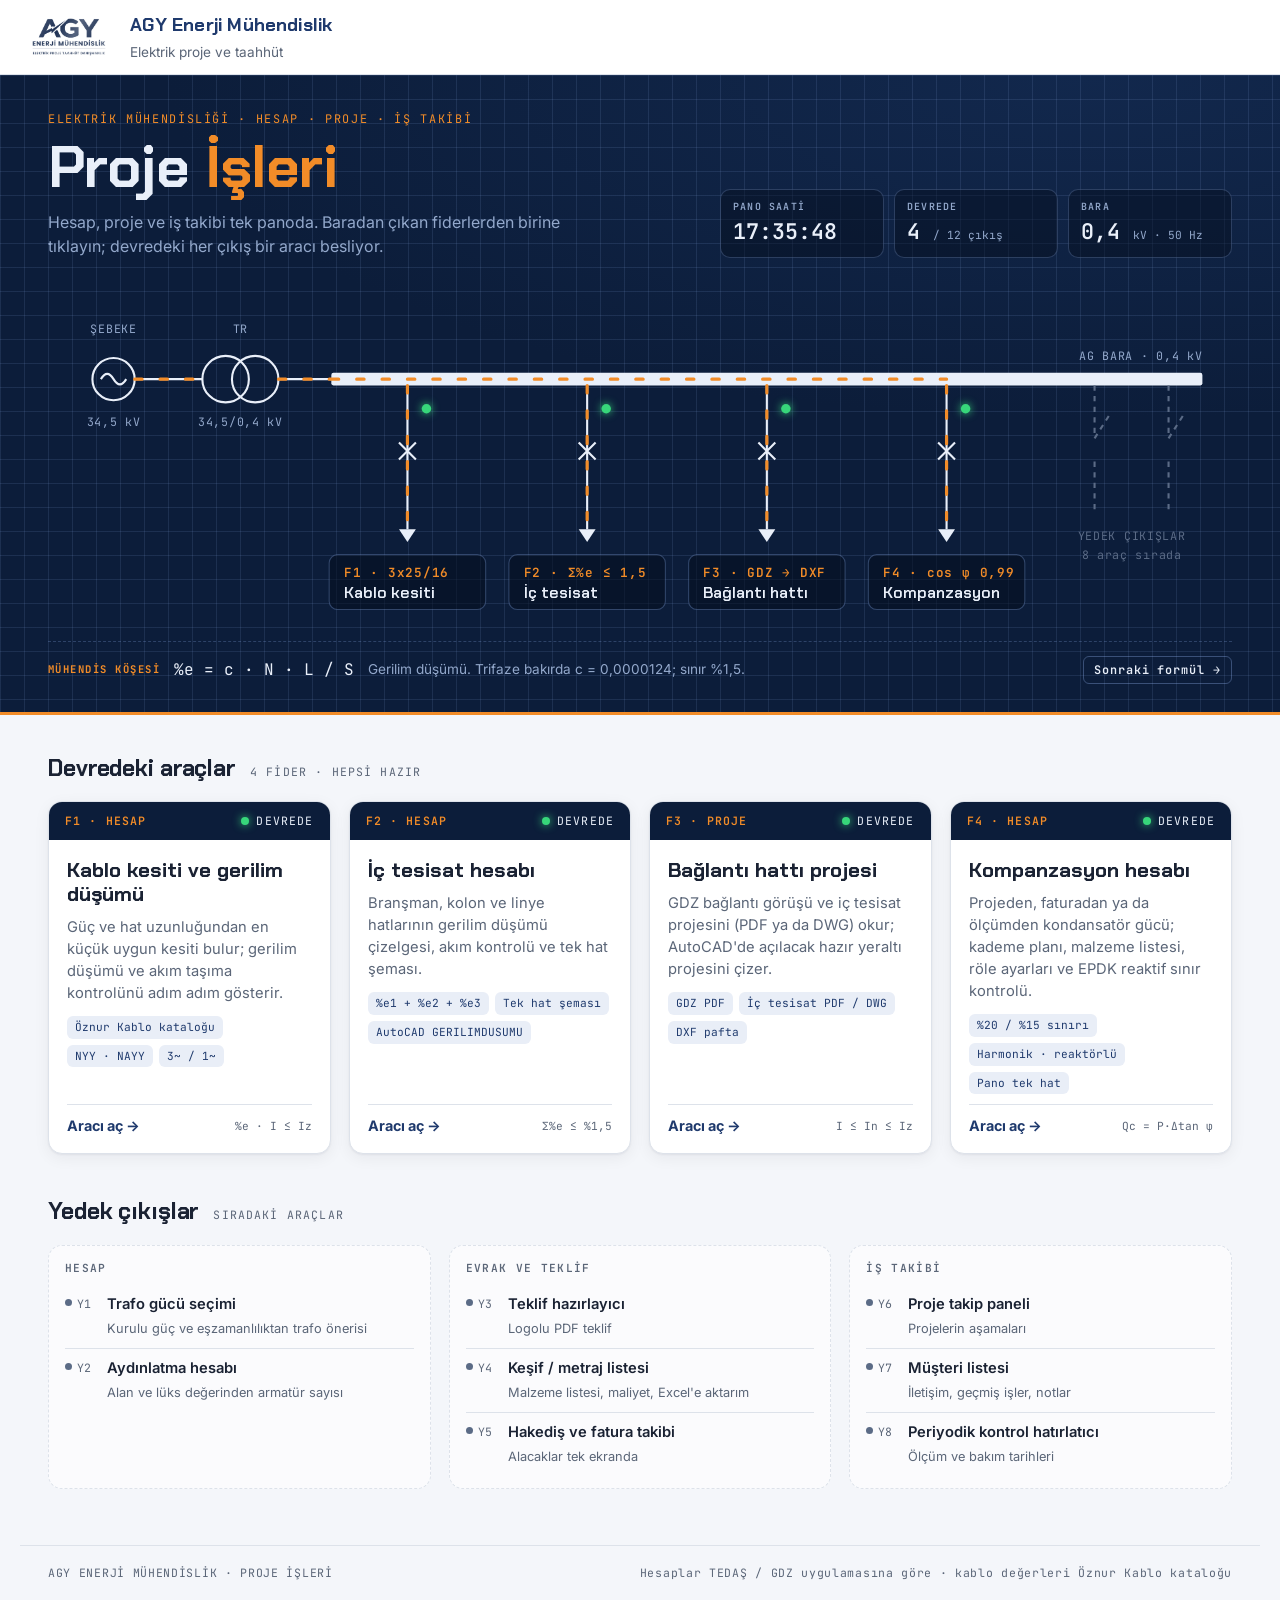
<file: index.html>
<!doctype html>
<html lang="tr">
<head>
<meta charset="utf-8">
<meta name="viewport" content="width=device-width, initial-scale=1, viewport-fit=cover">
<title>Proje İşleri</title>
<meta name="claude:viewport-fit-sides" content="cover">
<link rel="stylesheet" href="https://fonts.googleapis.com/css2?family=Chakra+Petch:wght@500;600;700&family=Inter:wght@400;500;600;700&family=JetBrains+Mono:wght@400;600&display=swap">
<link rel="stylesheet" href="ortak/stil.css">
<style>
  /* Düzen: üstte lacivert "pano" (tek hat şeması: şebeke → trafo → AG bara → araç fiderleri), altında devredeki araçlar
     ve yedek çıkışlar. Pano her iki temada aynı kalır (kumanda panosu); alt bölümler ortak/stil.css tokenlarıyla temaya uyar. */
  :root {
    --pano: #0c1d3a;            /* kumanda panosu laciverti */
    --pano-2: #12284d;
    --pano-cizgi: rgba(143, 176, 234, .13);
    --pano-yazi: #e9eff9;
    --pano-soluk: #93a8cb;
    --akim: #f28c28;            /* AGY turuncusu = akan akım */
    --led: #37d67a;             /* devrede */
    --led-sonuk: #5b6b86;       /* yedek */
    --f-baslik: "Chakra Petch", "Inter", system-ui, sans-serif;
    --f-govde: "Inter", system-ui, -apple-system, "Segoe UI", sans-serif;
    --f-olcu: "JetBrains Mono", ui-monospace, Consolas, monospace;
  }
  body { background: var(--zemin); }
  .ust-ad { display: block; font-family: var(--f-baslik); font-size: 1.15rem; font-weight: 700; color: var(--baslik-yazi); letter-spacing: .01em; }
  .kap { max-width: 1240px; margin: 0 auto; padding-left: max(28px, env(safe-area-inset-left, 0px)); padding-right: max(28px, env(safe-area-inset-right, 0px)); }
  @media (max-width: 600px) { .kap { padding-left: max(16px, env(safe-area-inset-left, 0px)); padding-right: max(16px, env(safe-area-inset-right, 0px)); } }

  /* ---------- Pano ---------- */
  .pano { background:
      linear-gradient(var(--pano-cizgi) 1px, transparent 1px) 0 0 / 24px 24px,
      linear-gradient(90deg, var(--pano-cizgi) 1px, transparent 1px) 0 0 / 24px 24px,
      radial-gradient(120% 90% at 85% 0%, var(--pano-2), var(--pano) 60%);
    color: var(--pano-yazi); border-bottom: 3px solid var(--akim); }
  .pano .kap { padding-block: 36px 28px; }
  .pano-ust { display: grid; grid-template-columns: minmax(0, 1.25fr) minmax(0, 1fr); gap: 32px; align-items: end; }
  .kunye { font-family: var(--f-olcu); font-size: .74rem; letter-spacing: .14em; text-transform: uppercase; color: var(--akim); margin: 0 0 10px; }
  .pano h1 { font-family: var(--f-baslik); font-weight: 700; font-size: clamp(2.4rem, 5vw, 3.6rem); line-height: 1; letter-spacing: -.01em; margin: 0; text-wrap: balance; }
  .pano h1 span { color: var(--akim); }
  .pano-alt { margin: 14px 0 0; color: var(--pano-soluk); font-size: 1rem; max-width: 52ch; }

  .gostergeler { display: grid; grid-template-columns: repeat(3, minmax(0, 1fr)); gap: 10px; }
  .gosterge { border: 1px solid rgba(143, 176, 234, .25); border-radius: 10px; padding: 10px 12px; background: rgba(5, 14, 30, .45); min-width: 0; }
  .gosterge b { display: block; font-family: var(--f-olcu); font-size: .62rem; font-weight: 600; letter-spacing: .12em; text-transform: uppercase; color: var(--pano-soluk); }
  .gosterge output { display: block; font-family: var(--f-olcu); font-size: 1.35rem; font-weight: 600; color: var(--pano-yazi); font-variant-numeric: tabular-nums; white-space: nowrap; overflow: hidden; text-overflow: ellipsis; }
  .gosterge output small { font-size: .7rem; color: var(--pano-soluk); font-weight: 400; }

  .sema { margin-top: 26px; overflow-x: auto; }
  .sema svg { display: block; width: 100%; min-width: 720px; height: auto; }
  .sema text { font-family: var(--f-olcu); fill: var(--pano-soluk); font-size: 11px; letter-spacing: .06em; }
  .sema .ad { font-family: var(--f-baslik); fill: var(--pano-yazi); font-size: 15px; font-weight: 600; letter-spacing: 0; }
  .sema .kod { fill: var(--akim); font-weight: 600; font-size: 12px; }
  .sema .tel { stroke: var(--pano-yazi); stroke-width: 2; fill: none; }
  .sema .bara { fill: var(--pano-yazi); }
  .sema .yedek .tel { stroke: var(--led-sonuk); stroke-dasharray: 5 5; }
  .sema .yedek text { fill: var(--led-sonuk); }
  .sema .akan { stroke: var(--akim); stroke-width: 3; fill: none; stroke-dasharray: 7 17; stroke-linecap: round; animation: akim 1.1s linear infinite; }
  @keyframes akim { to { stroke-dashoffset: -24; } }
  .sema .led { fill: var(--led); filter: drop-shadow(0 0 4px var(--led)); animation: led 2.4s ease-in-out infinite; }
  @keyframes led { 50% { opacity: .55; } }
  .sema a.fider { cursor: pointer; }
  .sema a.fider .etiket-kutu { fill: rgba(5, 14, 30, .55); stroke: rgba(143, 176, 234, .3); transition: stroke .15s, fill .15s; }
  .sema a.fider:hover .etiket-kutu, .sema a.fider:focus-visible .etiket-kutu { stroke: var(--akim); fill: rgba(242, 140, 40, .12); }
  .sema a.fider:hover .akan { animation-duration: .45s; }
  .sema a.fider:focus { outline: none; }

  .formul-serit { margin-top: 18px; display: flex; align-items: center; gap: 14px; flex-wrap: wrap; border-top: 1px dashed rgba(143, 176, 234, .25); padding-top: 14px; }
  .formul-serit b { font-family: var(--f-olcu); font-size: .66rem; letter-spacing: .14em; text-transform: uppercase; color: var(--akim); }
  .formul-serit code { font-family: var(--f-olcu); font-size: 1rem; color: var(--pano-yazi); transition: opacity .35s; }
  .formul-serit span { color: var(--pano-soluk); font-size: .85rem; transition: opacity .35s; min-width: 0; }
  .formul-serit button { margin-left: auto; font: 600 .74rem var(--f-olcu); letter-spacing: .08em; color: var(--pano-yazi); background: transparent;
    border: 1px solid rgba(143, 176, 234, .35); border-radius: 6px; padding: 5px 10px; cursor: pointer; }
  .formul-serit button:hover { border-color: var(--akim); color: var(--akim); }
  .solgun { opacity: 0; }

  /* ---------- Devredeki araçlar ---------- */
  main.kap { padding-block: 36px 56px; }
  .bolum-bas { display: flex; align-items: baseline; flex-wrap: wrap; gap: 4px 14px; margin: 0 0 16px; }
  .bolum-bas h2 { font-family: var(--f-baslik); font-size: 1.45rem; font-weight: 700; margin: 0; letter-spacing: -.005em; }
  .bolum-bas small { font-family: var(--f-olcu); font-size: .72rem; letter-spacing: .1em; text-transform: uppercase; color: var(--soluk); }
  .moduller { display: grid; grid-template-columns: repeat(4, minmax(0, 1fr)); gap: 18px; }
  @media (max-width: 1180px) { .moduller { grid-template-columns: repeat(2, minmax(0, 1fr)); } }
  a.modul { display: flex; flex-direction: column; text-decoration: none; color: var(--yazi); background: var(--kart); border: 1px solid var(--cizgi);
    border-radius: 14px; overflow: hidden; box-shadow: var(--golge); transition: transform .18s, border-color .18s, box-shadow .18s; min-width: 0; }
  a.modul:hover, a.modul:focus-visible { transform: translateY(-3px); border-color: var(--akim); box-shadow: 0 10px 28px rgba(16, 24, 40, .12); outline: none; }
  .modul-ust { display: flex; align-items: center; justify-content: space-between; padding: 10px 16px; background: var(--pano); color: var(--pano-yazi); font-family: var(--f-olcu); font-size: .72rem; letter-spacing: .1em; }
  .modul-ust .kod { color: var(--akim); font-weight: 600; }
  .durum-led { display: inline-flex; align-items: center; gap: 7px; }
  .durum-led i { width: 8px; height: 8px; border-radius: 50%; background: var(--led); box-shadow: 0 0 8px var(--led); }
  .modul-ic { padding: 18px 18px 16px; display: flex; flex-direction: column; gap: 10px; flex: 1; }
  .modul h3 { font-family: var(--f-baslik); font-size: 1.3rem; font-weight: 700; margin: 0; line-height: 1.15; }
  .modul p { margin: 0; color: var(--soluk); font-size: .92rem; }
  .ozellik { list-style: none; margin: 2px 0 0; padding: 0; display: flex; flex-wrap: wrap; gap: 6px; }
  .ozellik li { font-family: var(--f-olcu); font-size: .7rem; padding: 3px 8px; border-radius: 6px; background: var(--ana-acik); color: var(--baslik-yazi); }
  .modul-ac { margin-top: auto; padding-top: 10px; border-top: 1px solid var(--cizgi); display: flex; justify-content: space-between; align-items: center;
    font-weight: 600; font-size: .9rem; color: var(--baslik-yazi); }
  .modul-ac span { font-family: var(--f-olcu); font-size: .7rem; color: var(--soluk); font-weight: 400; }
  a.modul:hover .modul-ac b { color: var(--akim); }

  /* ---------- Yedek çıkışlar ---------- */
  .yedekler { margin-top: 40px; }
  .yedek-izgara { display: grid; grid-template-columns: repeat(3, minmax(0, 1fr)); gap: 18px; }
  .yedek-grup { border: 1px dashed var(--cizgi); border-radius: 14px; padding: 14px 16px; background: color-mix(in srgb, var(--kart) 60%, transparent); }
  .yedek-grup h3 { margin: 0 0 8px; font-family: var(--f-olcu); font-size: .7rem; letter-spacing: .12em; text-transform: uppercase; color: var(--soluk); font-weight: 600; }
  .yedek-grup ul { list-style: none; margin: 0; padding: 0; display: grid; gap: 2px; }
  .yedek-grup li { display: grid; grid-template-columns: 34px minmax(0, 1fr); gap: 4px 8px; padding: 8px 0; border-top: 1px solid var(--cizgi); }
  .yedek-grup li:first-child { border-top: 0; }
  .yedek-grup .kod { grid-row: span 2; font-family: var(--f-olcu); font-size: .72rem; color: var(--soluk); display: flex; align-items: flex-start; gap: 5px; padding-top: 2px; }
  .yedek-grup .kod::before { content: ""; width: 7px; height: 7px; border-radius: 50%; background: var(--led-sonuk); margin-top: 4px; flex: none; }
  .yedek-grup strong { font-size: .92rem; font-weight: 600; }
  .yedek-grup span { font-size: .8rem; color: var(--soluk); }

  footer.kap { padding-block: 18px 32px; border-top: 1px solid var(--cizgi); display: flex; justify-content: space-between; gap: 12px; flex-wrap: wrap;
    font-family: var(--f-olcu); font-size: .72rem; letter-spacing: .06em; color: var(--soluk); }

  @media (max-width: 980px) {
    .pano-ust { grid-template-columns: minmax(0, 1fr); }
    .moduller, .yedek-izgara { grid-template-columns: minmax(0, 1fr); }
  }
  @media (max-width: 520px) { .gostergeler { grid-template-columns: minmax(0, 1fr) minmax(0, 1fr); } .gostergeler .gosterge:first-child { grid-column: 1 / -1; } }
  @media (prefers-reduced-motion: reduce) {
    .sema .akan, .sema .led { animation: none; }
    a.modul, .formul-serit code, .formul-serit span { transition: none; }
  }
</style>
</head>
<body>
<header class="ust">
  <div class="ust-ic">
    <img class="ust-logo" src="baglanti-hatti/logo/logo-beyaz.png" alt="AGY Enerji Mühendislik">
    <div class="ust-baslik">
      <strong class="ust-ad">AGY Enerji Mühendislik</strong>
      <p>Elektrik proje ve taahhüt</p>
    </div>
  </div>
</header>

<section class="pano" aria-label="Araç panosu">
  <div class="kap">
    <div class="pano-ust">
      <div>
        <p class="kunye">Elektrik mühendisliği · hesap · proje · iş takibi</p>
        <h1>Proje <span>İşleri</span></h1>
        <p class="pano-alt">Hesap, proje ve iş takibi tek panoda. Baradan çıkan fiderlerden birine tıklayın; devredeki her çıkış bir aracı besliyor.</p>
      </div>
      <div class="gostergeler">
        <div class="gosterge"><b>Pano saati</b><output id="saat">--:--:--</output></div>
        <div class="gosterge"><b>Devrede</b><output id="devrede">4 <small>/ 12 çıkış</small></output></div>
        <div class="gosterge"><b>Bara</b><output>0,4 <small>kV · 50 Hz</small></output></div>
      </div>
    </div>

    <div class="sema">
      <svg viewBox="0 0 1120 320" role="img" aria-labelledby="sema-baslik">
        <title id="sema-baslik">Tek hat şeması: şebekeden trafo ile AG barasına, baradan araçlara giden fiderler</title>
        <!-- şebeke -->
        <text x="62" y="46" text-anchor="middle">ŞEBEKE</text>
        <circle cx="62" cy="90" r="20" class="tel"/>
        <path d="M50 90 q6 -10 12 0 t12 0" class="tel" stroke-width="1.6"/>
        <text x="62" y="134" text-anchor="middle">34,5 kV</text>
        <line x1="82" y1="90" x2="146" y2="90" class="tel"/>
        <!-- trafo -->
        <circle cx="168" cy="90" r="22" class="tel"/>
        <circle cx="196" cy="90" r="22" class="tel"/>
        <text x="182" y="46" text-anchor="middle">TR</text>
        <text x="182" y="134" text-anchor="middle">34,5/0,4 kV</text>
        <line x1="218" y1="90" x2="268" y2="90" class="tel"/>
        <!-- AG bara -->
        <rect x="268" y="84" width="824" height="12" rx="2" class="bara"/>
        <text x="1092" y="72" text-anchor="end">AG BARA · 0,4 kV</text>
        <!-- akan akım: şebeke → bara -->
        <path d="M82 90 H146 M218 90 H268 M268 90 H850" class="akan"/>

        <a class="fider" href="araclar/kablo-kesiti.html" aria-label="F1 Kablo kesiti ve gerilim düşümü aracını aç">
          <line x1="340" y1="96" x2="340" y2="232" class="tel"/>
          <path d="M332 150 l16 16 M348 150 l-16 16" class="tel"/>
          <path d="M340 96 V232" class="akan"/>
          <circle cx="358" cy="118" r="4.5" class="led"/>
          <path d="M332 232 l8 12 l8 -12 z" fill="var(--pano-yazi)"/>
          <rect x="266" y="256" width="148" height="52" rx="8" class="etiket-kutu"/>
          <text x="280" y="277" class="kod">F1 · 3x25/16</text>
          <text x="280" y="297" class="ad">Kablo kesiti</text>
        </a>
        <a class="fider" href="araclar/ic-tesisat.html" aria-label="F2 İç tesisat hesabı aracını aç">
          <line x1="510" y1="96" x2="510" y2="232" class="tel"/>
          <path d="M502 150 l16 16 M518 150 l-16 16" class="tel"/>
          <path d="M510 96 V232" class="akan"/>
          <circle cx="528" cy="118" r="4.5" class="led"/>
          <path d="M502 232 l8 12 l8 -12 z" fill="var(--pano-yazi)"/>
          <rect x="436" y="256" width="148" height="52" rx="8" class="etiket-kutu"/>
          <text x="450" y="277" class="kod">F2 · Σ%e ≤ 1,5</text>
          <text x="450" y="297" class="ad">İç tesisat</text>
        </a>
        <a class="fider" href="https://claude.ai/artifact/Q1x2gsmhUeXconHbgmPmoK" target="_top" aria-label="F3 Bağlantı hattı projesi aracını aç">
          <line x1="680" y1="96" x2="680" y2="232" class="tel"/>
          <path d="M672 150 l16 16 M688 150 l-16 16" class="tel"/>
          <path d="M680 96 V232" class="akan"/>
          <circle cx="698" cy="118" r="4.5" class="led"/>
          <path d="M672 232 l8 12 l8 -12 z" fill="var(--pano-yazi)"/>
          <rect x="606" y="256" width="148" height="52" rx="8" class="etiket-kutu"/>
          <text x="620" y="277" class="kod">F3 · GDZ → DXF</text>
          <text x="620" y="297" class="ad">Bağlantı hattı</text>
        </a>
        <a class="fider" href="araclar/kompanzasyon.html" aria-label="F4 Kompanzasyon hesabı aracını aç">
          <line x1="850" y1="96" x2="850" y2="232" class="tel"/>
          <path d="M842 150 l16 16 M858 150 l-16 16" class="tel"/>
          <path d="M850 96 V232" class="akan"/>
          <circle cx="868" cy="118" r="4.5" class="led"/>
          <path d="M842 232 l8 12 l8 -12 z" fill="var(--pano-yazi)"/>
          <rect x="776" y="256" width="148" height="52" rx="8" class="etiket-kutu"/>
          <text x="790" y="277" class="kod">F4 · cos φ 0,99</text>
          <text x="790" y="297" class="ad">Kompanzasyon</text>
        </a>
        <!-- yedek çıkışlar: açık kesici -->
        <g class="yedek">
          <line x1="990" y1="96" x2="990" y2="146" class="tel"/><path d="M990 146 l14 -22" class="tel" stroke-dasharray="none"/><line x1="990" y1="168" x2="990" y2="214" class="tel"/>
          <line x1="1060" y1="96" x2="1060" y2="146" class="tel"/><path d="M1060 146 l14 -22" class="tel" stroke-dasharray="none"/><line x1="1060" y1="168" x2="1060" y2="214" class="tel"/>
          <text x="1025" y="242" text-anchor="middle">YEDEK ÇIKIŞLAR</text>
          <text x="1025" y="260" text-anchor="middle">8 araç sırada</text>
        </g>
      </svg>
    </div>

    <div class="formul-serit" aria-live="polite">
      <b>Mühendis köşesi</b>
      <code id="formul">%e = c · N · L / S</code>
      <span id="formulAciklama">Gerilim düşümü. Trifaze bakırda c = 0,0000124; sınır %1,5.</span>
      <button type="button" id="formulSonraki">Sonraki formül →</button>
    </div>
  </div>
</section>

<main class="kap">
  <div class="bolum-bas"><h2>Devredeki araçlar</h2><small>4 fider · hepsi hazır</small></div>
  <div class="moduller">
    <a class="modul" href="araclar/kablo-kesiti.html">
      <div class="modul-ust"><span class="kod">F1 · HESAP</span><span class="durum-led"><i></i>DEVREDE</span></div>
      <div class="modul-ic">
        <h3>Kablo kesiti ve gerilim düşümü</h3>
        <p>Güç ve hat uzunluğundan en küçük uygun kesiti bulur; gerilim düşümü ve akım taşıma kontrolünü adım adım gösterir.</p>
        <ul class="ozellik"><li>Öznur Kablo kataloğu</li><li>NYY · NAYY</li><li>3~ / 1~</li></ul>
        <div class="modul-ac"><b>Aracı aç →</b><span>%e · I ≤ Iz</span></div>
      </div>
    </a>
    <a class="modul" href="araclar/ic-tesisat.html">
      <div class="modul-ust"><span class="kod">F2 · HESAP</span><span class="durum-led"><i></i>DEVREDE</span></div>
      <div class="modul-ic">
        <h3>İç tesisat hesabı</h3>
        <p>Branşman, kolon ve linye hatlarının gerilim düşümü çizelgesi, akım kontrolü ve tek hat şeması.</p>
        <ul class="ozellik"><li>%e1 + %e2 + %e3</li><li>Tek hat şeması</li><li>AutoCAD GERILIMDUSUMU</li></ul>
        <div class="modul-ac"><b>Aracı aç →</b><span>Σ%e ≤ %1,5</span></div>
      </div>
    </a>
    <a class="modul" href="https://claude.ai/artifact/Q1x2gsmhUeXconHbgmPmoK" target="_top">
      <div class="modul-ust"><span class="kod">F3 · PROJE</span><span class="durum-led"><i></i>DEVREDE</span></div>
      <div class="modul-ic">
        <h3>Bağlantı hattı projesi</h3>
        <p>GDZ bağlantı görüşü ve iç tesisat projesini (PDF ya da DWG) okur; AutoCAD'de açılacak hazır yeraltı projesini çizer.</p>
        <ul class="ozellik"><li>GDZ PDF</li><li>İç tesisat PDF / DWG</li><li>DXF pafta</li></ul>
        <div class="modul-ac"><b>Aracı aç →</b><span>I ≤ In ≤ Iz</span></div>
      </div>
    </a>
    <a class="modul" href="araclar/kompanzasyon.html">
      <div class="modul-ust"><span class="kod">F4 · HESAP</span><span class="durum-led"><i></i>DEVREDE</span></div>
      <div class="modul-ic">
        <h3>Kompanzasyon hesabı</h3>
        <p>Projeden, faturadan ya da ölçümden kondansatör gücü; kademe planı, malzeme listesi, röle ayarları ve EPDK reaktif sınır kontrolü.</p>
        <ul class="ozellik"><li>%20 / %15 sınırı</li><li>Harmonik · reaktörlü</li><li>Pano tek hat</li></ul>
        <div class="modul-ac"><b>Aracı aç →</b><span>Qc = P·Δtan φ</span></div>
      </div>
    </a>
  </div>

  <section class="yedekler">
    <div class="bolum-bas"><h2>Yedek çıkışlar</h2><small>sıradaki araçlar</small></div>
    <div class="yedek-izgara">
      <div class="yedek-grup">
        <h3>Hesap</h3>
        <ul>
          <li><span class="kod">Y1</span><strong>Trafo gücü seçimi</strong><span>Kurulu güç ve eşzamanlılıktan trafo önerisi</span></li>
          <li><span class="kod">Y2</span><strong>Aydınlatma hesabı</strong><span>Alan ve lüks değerinden armatür sayısı</span></li>
        </ul>
      </div>
      <div class="yedek-grup">
        <h3>Evrak ve teklif</h3>
        <ul>
          <li><span class="kod">Y3</span><strong>Teklif hazırlayıcı</strong><span>Logolu PDF teklif</span></li>
          <li><span class="kod">Y4</span><strong>Keşif / metraj listesi</strong><span>Malzeme listesi, maliyet, Excel'e aktarım</span></li>
          <li><span class="kod">Y5</span><strong>Hakediş ve fatura takibi</strong><span>Alacaklar tek ekranda</span></li>
        </ul>
      </div>
      <div class="yedek-grup">
        <h3>İş takibi</h3>
        <ul>
          <li><span class="kod">Y6</span><strong>Proje takip paneli</strong><span>Projelerin aşamaları</span></li>
          <li><span class="kod">Y7</span><strong>Müşteri listesi</strong><span>İletişim, geçmiş işler, notlar</span></li>
          <li><span class="kod">Y8</span><strong>Periyodik kontrol hatırlatıcı</strong><span>Ölçüm ve bakım tarihleri</span></li>
        </ul>
      </div>
    </div>
  </section>
</main>

<footer class="kap">
  <span>AGY ENERJİ MÜHENDİSLİK · PROJE İŞLERİ</span>
  <span>Hesaplar TEDAŞ / GDZ uygulamasına göre · kablo değerleri Öznur Kablo kataloğu</span>
</footer>

<script>
// Pano saati
const saat = document.getElementById('saat');
const saatYaz = () => { saat.textContent = new Date().toLocaleTimeString('tr-TR', { hour: '2-digit', minute: '2-digit', second: '2-digit' }); };
saatYaz(); setInterval(saatYaz, 1000);

// Mühendis köşesi: günlük işte kullandığımız formüller
const FORMULLER = [
  ['%e = c · N · L / S', 'Gerilim düşümü. Trifaze bakırda c = 0,0000124; sınır %1,5.'],
  ['I = N / (√3 · U · cos φ)', 'Trifaze hat akımı. 380 V, cos φ 0,8 ile I ≈ N / 527.'],
  ['I ≤ In ≤ Iz', 'Koruma uyumu: yük akımı ≤ kesici anma akımı ≤ kablonun akım taşıma kapasitesi.'],
  ['P = √3 · U · I · cos φ', 'Trifaze aktif güç.'],
  ['Qc = P · (tan φ1 − tan φ2)', 'Kompanzasyon için gereken kondansatör gücü.'],
  ['S = c · P · L / %e', 'Gerilim düşümüne göre gereken en küçük kesit.'],
  ['R = ρ · L / S', 'İletken direnci. Bakırda ρ ≈ 1/56 Ω·mm²/m.'],
];
let fi = 0;
const az = matchMedia('(prefers-reduced-motion: reduce)');
function formulGoster(i) {
  const f = document.getElementById('formul'), a = document.getElementById('formulAciklama');
  const yaz = () => { f.textContent = FORMULLER[i][0]; a.textContent = FORMULLER[i][1]; f.classList.remove('solgun'); a.classList.remove('solgun'); };
  if (az.matches) return yaz();
  f.classList.add('solgun'); a.classList.add('solgun'); setTimeout(yaz, 350);
}
let dongu = setInterval(() => { fi = (fi + 1) % FORMULLER.length; formulGoster(fi); }, 7000);
document.getElementById('formulSonraki').addEventListener('click', () => {
  clearInterval(dongu); fi = (fi + 1) % FORMULLER.length; formulGoster(fi);
  dongu = setInterval(() => { fi = (fi + 1) % FORMULLER.length; formulGoster(fi); }, 7000);
});
</script>
</body>
</html>
</file>
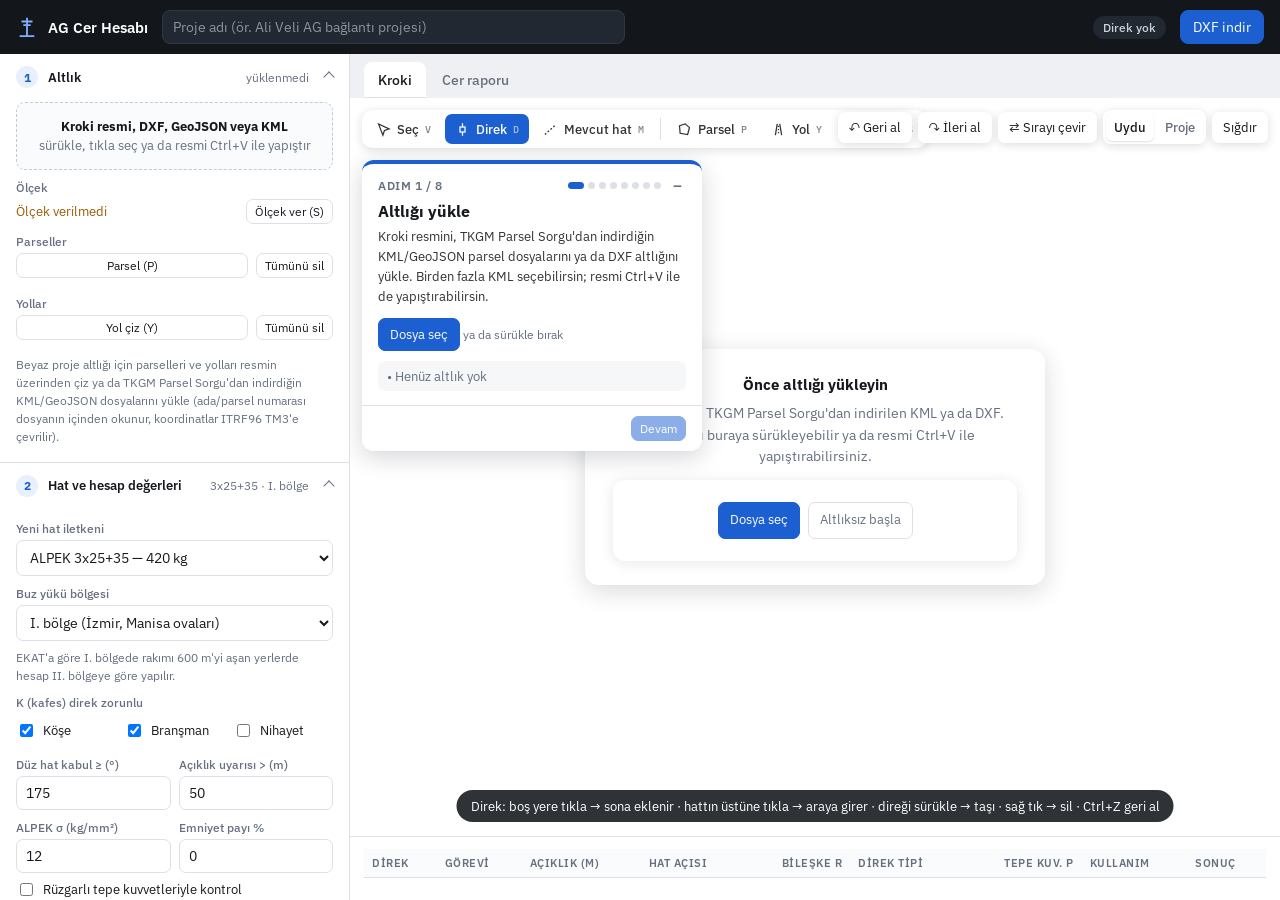
<file: araclar/havai-cer.html>
<!DOCTYPE html>
<html lang="tr">
<head>
<meta charset="utf-8">
<meta name="viewport" content="width=device-width, initial-scale=1">
<title>AG Cer Hesabı ve Direk Seçimi</title>
<link rel="preconnect" href="https://fonts.googleapis.com">
<link href="https://fonts.googleapis.com/css2?family=IBM+Plex+Sans:wght@400;500;600;700&family=IBM+Plex+Mono:wght@400;500&display=swap" rel="stylesheet">
<style>
:root{--bg:#eef0f3;--panel:#fff;--ink:#16191d;--mute:#667080;--line:#dde1e7;--acc:#1b5fd1;--acc2:#e8f0fd;--ok:#16794a;--okbg:#e6f4ec;--bad:#c42b1c;--badbg:#fbeae8;--warn:#9a5b00;--warnbg:#fff4df;--r:10px}
*{box-sizing:border-box}
html,body{height:100%}
body{margin:0;font-family:'IBM Plex Sans',system-ui,sans-serif;background:var(--bg);color:var(--ink);font-size:13.5px}
button,input,select{font:inherit;color:inherit}
header{height:54px;display:flex;align-items:center;gap:14px;padding:0 16px;background:#13171c;color:#fff}
.brand{display:flex;align-items:center;gap:10px;font-weight:600;font-size:15px;white-space:nowrap}
.brand svg{flex:none}
#projName{background:#222831;border:1px solid #2f3742;border-radius:8px;color:#fff;padding:7px 10px;min-width:260px;flex:1;max-width:520px}
#projName::placeholder{color:#8a93a1}
.hdr-sp{flex:1}
.chip{display:inline-flex;align-items:center;gap:6px;padding:4px 10px;border-radius:999px;font-size:12px;font-weight:500;background:#222831;color:#c9d1dc;white-space:nowrap}
.chip.ok{background:#173d2a;color:#7fe0aa}.chip.bad{background:#4a1c18;color:#ffaaa1}
.hbtn{border:1px solid #2f3742;background:#222831;color:#fff;border-radius:8px;padding:7px 12px;cursor:pointer;white-space:nowrap}
.hbtn:hover{background:#2b323c}
.hbtn.pri{background:var(--acc);border-color:var(--acc)}
.hbtn.pri:hover{background:#174fb0}
.app{display:grid;grid-template-columns:350px 1fr;height:calc(100vh - 54px)}
aside{background:var(--panel);border-right:1px solid var(--line);overflow:auto}
.sec{border-bottom:1px solid var(--line)}
.sec>summary{list-style:none;cursor:pointer;padding:12px 16px;display:flex;align-items:center;gap:10px;font-weight:600;font-size:13px;user-select:none}
.sec>summary::-webkit-details-marker{display:none}
.sec>summary .n{width:22px;height:22px;border-radius:50%;background:var(--acc2);color:var(--acc);display:grid;place-items:center;font-size:11.5px;font-weight:700;flex:none}
.sec>summary .meta{margin-left:auto;font-weight:400;color:var(--mute);font-size:12px;max-width:150px;overflow:hidden;text-overflow:ellipsis;white-space:nowrap}
.sec>summary::after{content:'';width:7px;height:7px;border-right:1.6px solid var(--mute);border-bottom:1.6px solid var(--mute);transform:rotate(45deg);margin-left:6px;transition:.15s}
.sec[open]>summary::after{transform:rotate(225deg)}
.sec .body{padding:2px 16px 16px}
label.l{display:block;font-size:12px;color:var(--mute);margin:10px 0 4px;font-weight:500}
input.f,select.f{width:100%;padding:7px 9px;border:1px solid var(--line);border-radius:7px;background:#fff}
input.f:focus,select.f:focus{outline:2px solid #bcd3f7;border-color:var(--acc)}
.row{display:flex;gap:8px}.row>*{flex:1;min-width:0}
.chk{display:flex;align-items:center;gap:7px;font-size:13px;margin:7px 0;cursor:pointer}
.seg{display:flex;background:#f1f3f6;border-radius:8px;padding:3px;gap:3px}
.seg button{flex:1;border:0;background:transparent;padding:6px 8px;border-radius:6px;cursor:pointer;font-size:12.5px;color:var(--mute);font-weight:500}
.seg button.on{background:#fff;color:var(--ink);box-shadow:0 1px 2px rgba(0,0,0,.12)}
.btn{border:1px solid var(--line);background:#fff;border-radius:7px;padding:7px 11px;cursor:pointer;font-size:13px}
.btn:hover{border-color:#b9c0ca}
.btn.pri{background:var(--acc);border-color:var(--acc);color:#fff}
.btn.sm{padding:4px 8px;font-size:12px}
.note{font-size:12px;color:var(--mute);line-height:1.5;margin:8px 0 0}
.drop{border:1.5px dashed #c3cad4;border-radius:9px;padding:14px;text-align:center;color:var(--mute);font-size:12.5px;cursor:pointer;line-height:1.5;background:#fafbfc}
.drop:hover,.drop.hov{border-color:var(--acc);color:var(--acc);background:var(--acc2)}
.drop b{color:var(--ink)}
.plist{margin-top:8px;max-height:140px;overflow:auto;font-size:12.5px}
.plist div{display:flex;align-items:center;gap:6px;padding:3px 0;border-bottom:1px dashed var(--line)}
.plist div span{flex:1}
.x{border:0;background:none;cursor:pointer;color:var(--mute);font-size:15px;line-height:1;padding:0 4px}
.x:hover{color:var(--bad)}
main{display:flex;flex-direction:column;min-width:0;min-height:0}
.tabs{display:flex;gap:2px;padding:8px 14px 0;background:var(--bg)}
.tab{border:0;background:transparent;padding:9px 14px;border-radius:8px 8px 0 0;cursor:pointer;font-weight:500;color:var(--mute)}
.tab.on{background:var(--panel);color:var(--ink);box-shadow:0 -1px 0 var(--line) inset}
.view{display:none;flex:1;min-height:0;flex-direction:column;background:var(--panel)}
.view.on{display:flex}
#stage{position:relative;flex:1 1 60%;min-height:300px;background:#dfe3e8;overflow:hidden}
canvas{display:block;width:100%;height:100%}
.tb{position:absolute;left:12px;top:12px;display:flex;gap:4px;background:#fff;border-radius:10px;padding:4px;box-shadow:0 2px 10px rgba(16,24,40,.14)}
.tb button{display:flex;align-items:center;gap:6px;border:0;background:transparent;padding:7px 10px;border-radius:7px;cursor:pointer;font-size:12.5px;font-weight:500;color:#333}
.tb button:hover{background:#f1f3f6}
.tb button.on{background:var(--acc);color:#fff}
.tb kbd{font-family:'IBM Plex Mono',monospace;font-size:10px;opacity:.6}
.tb .sep{width:1px;background:var(--line);margin:4px 2px}
.tr{position:absolute;right:12px;top:12px;display:flex;gap:6px;align-items:center}
.tr .seg{background:#fff;box-shadow:0 2px 10px rgba(16,24,40,.14)}
.tr .btn{box-shadow:0 2px 10px rgba(16,24,40,.14);border:0}
.hint{position:absolute;left:50%;bottom:14px;transform:translateX(-50%);background:rgba(19,23,28,.88);color:#fff;padding:8px 14px;border-radius:999px;font-size:12.5px;pointer-events:none;white-space:nowrap;max-width:90%;overflow:hidden;text-overflow:ellipsis}
.empty{position:absolute;inset:0;display:grid;place-items:center;pointer-events:none}
.empty div{background:#fff;border-radius:12px;padding:22px 26px;text-align:center;box-shadow:0 2px 14px rgba(16,24,40,.1);max-width:420px;color:var(--mute);line-height:1.6}
.empty b{color:var(--ink);font-size:15px;display:block;margin-bottom:6px}
.bottom{flex:0 0 auto;max-height:42%;overflow:auto;border-top:1px solid var(--line);padding:12px 14px;background:#fff}
table{border-collapse:collapse;width:100%;font-variant-numeric:tabular-nums}
th{font-size:11px;text-transform:uppercase;letter-spacing:.5px;color:var(--mute);font-weight:600;text-align:left;padding:7px 8px;border-bottom:1px solid var(--line);background:#fafbfc;position:sticky;top:-12px}
td{padding:6px 8px;border-bottom:1px solid #eef0f3;font-size:13px;vertical-align:middle}
tr.sel td{background:#f2f6fe}
tbody tr{cursor:pointer}
td.num{text-align:right;font-family:'IBM Plex Mono',monospace;font-size:12.5px}
td input.in{width:66px;padding:4px 6px;border:1px solid var(--line);border-radius:6px;font-family:'IBM Plex Mono',monospace;font-size:12.5px}
td select{padding:4px 6px;border:1px solid var(--line);border-radius:6px;font-size:12.5px;background:#fff}
.pill{display:inline-block;padding:2px 8px;border-radius:999px;font-size:11.5px;font-weight:600}
.pill.ok{background:var(--okbg);color:var(--ok)}.pill.bad{background:var(--badbg);color:var(--bad)}
.tag{display:inline-block;padding:1px 7px;border-radius:5px;font-size:11.5px;background:#f1f3f6;color:#444}
.bar{height:6px;background:#eef0f3;border-radius:3px;overflow:hidden;width:70px;display:inline-block;vertical-align:middle;margin-right:6px}.bar i{display:block;height:100%}
.warns{margin-top:10px;display:flex;flex-direction:column;gap:6px}
.w{padding:8px 11px;border-radius:8px;font-size:12.5px;line-height:1.45}
.w.warn{background:var(--warnbg);color:#5d3a00}.w.bad{background:var(--badbg);color:#7a1c12}.w.info{background:#eef4fd;color:#1e3f73}
.paper{flex:1;overflow:auto;padding:18px;background:#e4e7eb}
.paper .sheet{background:#fff;box-shadow:0 2px 16px rgba(0,0,0,.14);margin:0 auto;max-width:1400px}
.paper .sheet svg{display:block;width:100%;height:auto}
.ptools{display:flex;gap:8px;align-items:center;padding:10px 14px;border-bottom:1px solid var(--line);background:#fff}
.ptools .sp{flex:1}
.float{position:fixed;right:24px;top:120px;width:300px;background:#fff;border-radius:12px;box-shadow:0 10px 34px rgba(0,0,0,.28);padding:12px 14px;z-index:55;display:none;border-top:4px solid var(--acc)}
.float.on{display:block}
.float .fh{display:flex;align-items:center;gap:8px;cursor:move;user-select:none;margin:-4px 0 6px;padding:4px 0}
.float .acts{display:flex;gap:8px;justify-content:flex-end;margin-top:12px}
.modal{position:fixed;inset:0;background:rgba(15,20,28,.45);display:none;align-items:center;justify-content:center;z-index:50}
.modal.on{display:flex}
.card{background:#fff;border-radius:14px;padding:20px 22px;width:min(460px,94vw);box-shadow:0 20px 50px rgba(0,0,0,.3)}
.card h3{margin:0 0 4px;font-size:16px}
.card .acts{display:flex;gap:8px;justify-content:flex-end;margin-top:16px}
.toast{position:fixed;right:18px;bottom:18px;background:#13171c;color:#fff;padding:10px 14px;border-radius:9px;font-size:13px;opacity:0;transform:translateY(8px);transition:.2s;pointer-events:none;z-index:60;max-width:420px}
.toast.on{opacity:1;transform:none}
.guide{position:absolute;left:12px;top:62px;bottom:12px;height:max-content;max-height:calc(100% - 74px);overflow:auto;width:340px;background:#fff;border-radius:12px;box-shadow:0 6px 24px rgba(16,24,40,.18);padding:14px 16px;border-top:4px solid var(--acc);z-index:5}
.guide .gh{display:flex;align-items:center;gap:8px;font-size:11.5px;color:var(--mute);font-weight:600;text-transform:uppercase;letter-spacing:.5px}
.guide .dots{display:flex;gap:4px;margin-left:auto}.guide .dots i{width:7px;height:7px;border-radius:50%;background:#dde1e7}.guide .dots i.d{background:#9fc0f2}.guide .dots i.c{background:var(--acc);width:16px;border-radius:4px}
.guide h4{margin:8px 0 6px;font-size:15.5px}
.guide p{margin:0;font-size:13px;line-height:1.55;color:#333}
.guide .gx{margin-top:10px}
.guide .gacts{display:flex;gap:6px;margin:14px -16px -14px;padding:10px 16px;align-items:center;position:sticky;bottom:-14px;background:#fff;border-top:1px solid var(--line)}.guide .gacts .sp{flex:1}
.guide .st{display:flex;align-items:center;gap:6px;font-size:12.5px;margin-top:10px;padding:7px 9px;border-radius:7px;background:#f6f7f9;color:var(--mute)}
.guide .st.ok{background:var(--okbg);color:var(--ok)}
.gpill{position:absolute;left:12px;top:62px;border:0;background:var(--acc);color:#fff;border-radius:999px;padding:7px 13px;font-weight:600;font-size:12.5px;cursor:pointer;box-shadow:0 4px 14px rgba(27,95,209,.35);display:none;z-index:5}
.dbar{position:absolute;left:50%;bottom:56px;transform:translateX(-50%);display:none;gap:6px;align-items:center;background:#fff;padding:6px 8px 6px 12px;border-radius:999px;box-shadow:0 4px 16px rgba(16,24,40,.18);font-size:12.5px;z-index:6}
.dbar.on{display:flex}
.abar{position:absolute;left:50%;top:62px;transform:translateX(-50%);display:none;gap:8px;align-items:center;background:#fff8e6;border:1px solid #f0c36d;color:#5c4400;padding:8px 10px 8px 14px;border-radius:12px;box-shadow:0 4px 16px rgba(16,24,40,.14);font-size:13px;z-index:6;max-width:92%;flex-wrap:wrap}
.abar.on{display:flex}
.empty .kart{pointer-events:auto;background:#fff;border-radius:14px;padding:24px 28px;text-align:center;box-shadow:0 6px 24px rgba(16,24,40,.16);max-width:460px;color:var(--mute);line-height:1.6}
.empty .kart .row{justify-content:center;margin-top:12px;flex-wrap:wrap}
.empty .kart .btn{flex:none}
.selcard{position:absolute;right:12px;top:60px;width:270px;background:#fff;border-radius:12px;box-shadow:0 4px 18px rgba(16,24,40,.16);padding:12px 14px;display:none}
.selcard.on{display:block}
.selcard h4{margin:0 0 6px;font-size:14px;display:flex;align-items:center;gap:8px}
.selcard .kv{display:grid;grid-template-columns:auto 1fr;gap:3px 10px;font-size:12.5px;margin:6px 0}
.selcard .kv span:nth-child(odd){color:var(--mute)}
.exrow{display:flex;gap:6px;align-items:center;margin:4px 0}
.exrow input{flex:1;padding:4px 7px;border:1px solid var(--line);border-radius:6px;font-size:12.5px}
a{color:var(--acc)}
/* BHP sayfasına gömülü: üst şerit, kesit kontrolü ve (NYY'de) ALPEK ayarları BHP'de; harita tam alanı kullanır */
.gomulu header{display:none}
.gomulu .app{height:100vh}
.gomulu #s3,.gomulu #dlRepDxf,.gomulu #dlRepSvg{display:none}
.gomulu.nyy #routeCond,.gomulu.nyy label[for=routeCond],.gomulu.nyy .alpekAyar{display:none}
@media (max-width:980px){.app{grid-template-columns:1fr;height:auto}aside{max-height:none}#stage{min-height:60vh}header{flex-wrap:wrap;height:auto;padding:8px 12px}#projName{min-width:0}}
</style>
</head>
<body>
<header>
  <div class="brand"><svg width="22" height="22" viewBox="0 0 24 24" fill="none" stroke="#7fb0ff" stroke-width="2"><path d="M12 2v20M6 6h12M8 10h8M4 22h16"/></svg>AG Cer Hesabı</div>
  <input id="projName" placeholder="Proje adı (ör. Ali Veli AG bağlantı projesi)">
  <span class="hdr-sp"></span>
  <span class="chip" id="stChip">Direk yok</span>
  <button class="hbtn pri" id="dlZip">DXF indir</button>
</header>
<div class="app">
<aside>
  <details class="sec" open id="s1"><summary><span class="n">1</span>Altlık<span class="meta" id="m1">yüklenmedi</span></summary><div class="body">
    <div class="drop" id="drop"><b>Kroki resmi, DXF, GeoJSON veya KML</b><br>sürükle, tıkla seç ya da resmi Ctrl+V ile yapıştır</div>
    <input type="file" id="file" accept="image/*,.dxf,.geojson,.json,.kml" multiple hidden>
    <div id="dxfPick" style="display:none">
      <label class="l">Hat polyline'ı (DXF)</label>
      <select class="f" id="polySel"></select>
      <div class="row" style="margin-top:6px"><button class="btn" id="usePoly">Köşeleri direk yap</button><button class="btn" id="revPoly">Yönü çevir</button></div>
    </div>
    <label class="l">Ölçek</label>
    <div class="row"><div id="scaleTxt" style="align-self:center;font-size:12.5px">—</div><button class="btn sm" id="scaleBtn" style="flex:none">Ölçek ver (S)</button></div>
    <label class="l">Parseller <span id="pcount" style="font-weight:400"></span></label>
    <div class="row"><button class="btn sm" id="parcelBtn">Parsel (P)</button><button class="btn sm" id="parcelClr" style="flex:none">Tümünü sil</button></div>
    <div id="autoBox" style="display:none;margin-top:8px;padding:10px;border-radius:9px;background:#f4f7fc">
      <div style="font-size:12.5px;font-weight:600;margin-bottom:6px">Otomatik parsel (resimden)</div>
      <div class="row"><button class="btn sm pri" id="findAll">Tüm parselleri bul</button><button class="btn sm" id="readNums">Numaraları sırayla gir</button></div>
      <label class="chk" style="margin-top:8px"><input type="checkbox" id="autoClick" checked>Tek tıkla bul (Shift+tık: elle köşe)</label>
      <div class="row" style="align-items:center"><button class="btn sm" id="pickLine" style="flex:none">Sınır rengini seç</button><span class="note" id="lineInfo" style="margin:0">kırmızı çizgiler</span></div>
    </div>
    <div class="plist" id="plist"></div>
    <label class="l">Yollar <span id="rcount" style="font-weight:400"></span></label>
    <div class="row"><button class="btn sm" id="roadBtn">Yol çiz (Y)</button><button class="btn sm" id="roadClr" style="flex:none">Tümünü sil</button></div>
    <div class="plist" id="rlist"></div>
    <p class="note">Beyaz proje altlığı için parselleri ve yolları resmin üzerinden çiz ya da TKGM Parsel Sorgu'dan indirdiğin KML/GeoJSON dosyalarını yükle (ada/parsel numarası dosyanın içinden okunur, koordinatlar ITRF96 TM3'e çevrilir).</p>
  </div></details>

  <details class="sec" open id="s2"><summary><span class="n">2</span>Hat ve hesap değerleri<span class="meta" id="m2"></span></summary><div class="body">
    <div class="alpekAyar"><label class="l">Yeni hat iletkeni</label><select class="f" id="routeCond"></select></div>
    <label class="l">Buz yükü bölgesi</label>
    <select class="f" id="bolge"><option value="1">I. bölge (İzmir, Manisa ovaları)</option><option value="2">II. bölge</option><option value="3">III. bölge</option><option value="4">IV. bölge</option></select>
    <p class="note">EKAT'a göre I. bölgede rakımı 600 m'yi aşan yerlerde hesap II. bölgeye göre yapılır.</p>
    <label class="l">K (kafes) direk zorunlu</label>
    <div class="row"><label class="chk"><input type="checkbox" id="kKose">Köşe</label><label class="chk"><input type="checkbox" id="kBrans">Branşman</label><label class="chk"><input type="checkbox" id="kNih">Nihayet</label></div>
    <div class="row">
      <div><label class="l">Düz hat kabul ≥ (°)</label><input class="f" id="straightAng" type="number" step="1"></div>
      <div><label class="l">Açıklık uyarısı > (m)</label><input class="f" id="maxSpan" type="number" step="1"></div>
    </div>
    <div class="row">
      <div class="alpekAyar"><label class="l">ALPEK σ (kg/mm²)</label><input class="f" id="sigma" type="number" step="0.5"></div>
      <div><label class="l">Emniyet payı %</label><input class="f" id="margin" type="number" step="5"></div>
    </div>
    <label class="chk"><input type="checkbox" id="wind">Rüzgarlı tepe kuvvetleriyle kontrol</label>
    <label class="chk"><input type="checkbox" id="firstMev">Hat mevcut direkten başlar</label>
  </div></details>

  <details class="sec" id="s3"><summary><span class="n">3</span>Kesit kontrolü<span class="meta" id="m3">güç girilmedi</span></summary><div class="body">
    <div class="row">
      <div><label class="l">Bağlantı gücü (kW)</label><input class="f" id="kW" type="number" step="0.5" placeholder="ör. 10"></div>
      <div><label class="l">Bağlantı</label><select class="f" id="tri"><option value="1">Trifaze 380 V</option><option value="0">Monofaze 220 V</option></select></div>
    </div>
    <div class="row">
      <div><label class="l">cosφ</label><input class="f" id="cos" type="number" step="0.05" value="0.8"></div>
      <div><label class="l">Toplam mesafe (m)</label><input class="f" id="Lm" type="number" placeholder="gir"></div>
      <div><label class="l">Sınır %e</label><input class="f" id="lim" type="number" step="0.1" value="1"></div>
    </div>
    <label class="chk"><input type="checkbox" id="autoK">Kesiti otomatik seç (en küçük uygun ALPEK)</label>
    <div class="row"><div><label class="l">Al κ (m/Ω·mm²)</label><input class="f" id="kappa" type="number" step="0.5" value="35"></div><div></div></div>
    <div id="kesitOut" class="note"></div>
  </div></details>

  <details class="sec" id="s5"><summary><span class="n">i</span>Kaynaklar ve kabuller</summary><div class="body note" style="margin:0">
    <b>ALPEK cer</b> = askı teli kesiti × σ (Alpek El Kitabı σ = 12 kg/mm²): 3x16+25 → 300, 3x25+35 → 420, 3x35+50 → 600, 3x50+70 → 840 kg.<br>
    <b>Çıplak iletken</b> cer'i buz yükü bölgesine göre müşterek hat çekme kuvvetleri tablosundan alınır, tertipler toplanır (3P+R/I = 3×138,5 + 100 + 125 = 640,5 kg, II. bölge).<br>
    <b>Demir direk</b> rüzgarsız/rüzgarlı tepe kuvvetleri: 8I 300/231, 10I 500/443, 12I 900/786, 10U 700/597, 12U 1200/1086, K1 1000/871 … K5 5000/4806 kg. <b>SBA beton</b>: tip × 100 kg.<br>
    <b>Topraklama</b>: yeni demir direklerde koruma topraklaması (KT); AG hava hattının nihayet direğinde ayrıca işletme topraklaması (İT).<br>
    <b>Gerilim düşümü</b>: %e = 100·N·L/(κ·S·U²) trifaze, 200·N·L/(κ·S·U²) monofaze.<br><br>
    <a href="https://konen.com.tr/dosya/TeknikBilgi/KonenTeknik_tepe-kuvvetleri_008.pdf">Konen – direk tepe kuvvetleri</a> · <a href="https://www.konen.com.tr/dosya/TeknikBilgi/KonenTeknik_iletkenler--buz-yuku-bolgelerine-gore-iletkenlerin-musterek-hat-cekme-kuvvetleri_010.pdf">Konen – iletken çekme kuvvetleri</a> · <a href="https://pdfcoffee.com/alpek-el-kitab-1-pdf-free.html">Alpek El Kitabı</a> · <a href="https://www.emo.org.tr/ekler/5f9e40b7271a4a2_ek.pdf?tipi=1&turu=X&sube=15">EMO – ilçe bazında buz yükü bölgeleri</a> · <a href="https://www.emo.org.tr/ekler/57041ae1aec217e_ek.pdf?dergi=1278">EMO – nihayet direği işletme topraklaması</a>
  </div></details>
</aside>

<main>
  <div class="tabs"><button class="tab on" data-v="vK">Kroki</button><button class="tab" data-v="vR">Cer raporu</button></div>
  <section class="view on" id="vK">
    <div id="stage">
      <canvas id="cv"></canvas>
      <div class="tb" id="tb">
        <button data-t="move" title="Seç / taşı (V)"><svg width="15" height="15" viewBox="0 0 24 24" fill="none" stroke="currentColor" stroke-width="2"><path d="M4 3l7 18 2.5-7.5L21 11z"/></svg>Seç<kbd>V</kbd></button>
        <button data-t="add" title="Direk ekle (D)"><svg width="15" height="15" viewBox="0 0 24 24" fill="none" stroke="currentColor" stroke-width="2"><rect x="8" y="8" width="8" height="8"/><path d="M12 2v6M12 16v6"/></svg>Direk<kbd>D</kbd></button>
        <button data-t="ex" title="Mevcut hat yönü (M)"><svg width="15" height="15" viewBox="0 0 24 24" fill="none" stroke="currentColor" stroke-width="2" stroke-dasharray="3 3"><path d="M3 20L21 4"/></svg>Mevcut hat<kbd>M</kbd></button>
        <span class="sep"></span>
        <button data-t="parcel" title="Parsel çiz (P)"><svg width="15" height="15" viewBox="0 0 24 24" fill="none" stroke="currentColor" stroke-width="2"><path d="M4 6l9-3 7 6-3 11-12-2z"/></svg>Parsel<kbd>P</kbd></button>
        <button data-t="road" title="Yol çiz (Y)"><svg width="15" height="15" viewBox="0 0 24 24" fill="none" stroke="currentColor" stroke-width="2"><path d="M7 21L10 3M17 21L14 3M12 6v2M12 11v2M12 16v2"/></svg>Yol<kbd>Y</kbd></button>
        <button data-t="scale" title="Ölçek ver (S): bilinen bir mesafenin iki ucuna tıkla"><svg width="15" height="15" viewBox="0 0 24 24" fill="none" stroke="currentColor" stroke-width="2"><path d="M3 17h18M5 13v8M19 13v8M9 15v4M13 15v4M17 15v4"/></svg>Ölçek<kbd>S</kbd></button>
      </div>
      <div class="tr">
        <button class="btn" id="bUndo" title="Geri al (Ctrl+Z)">↶ Geri al</button><button class="btn" id="bRedo" title="İleri al (Ctrl+Y)">↷ İleri al</button>
        <button class="btn" id="bRev" title="Direk sırasını ters çevir (hattı yanlış uçtan başlattıysan)">⇄ Sırayı çevir</button>
        <div class="seg" id="viewSeg"><button data-m="sat" class="on">Uydu</button><button data-m="proj">Proje</button></div>
        <button class="btn" id="zFit">Sığdır</button>
      </div>
      <div class="selcard" id="selCard"></div>
      <div class="empty" id="empty" style="display:none"></div>
      <div class="abar" id="abar"></div>
      <div class="guide" id="guide">
        <div class="gh"><span id="gStep"></span><div class="dots" id="gDots"></div><button class="x" id="gHide" title="Rehberi gizle">–</button></div>
        <h4 id="gTitle"></h4><p id="gText"></p><div class="gx" id="gExtra"></div><div id="gStatus"></div>
        <div class="gacts"><button class="btn sm" id="gBack">Geri</button><span class="sp"></span><button class="btn sm" id="gSkip">Atla</button><button class="btn sm pri" id="gNext">Devam</button></div>
      </div>
      <button class="gpill" id="gShow">Adım adım rehber</button>
      <div class="hint" id="hint"></div>
      <div class="dbar" id="dbar"><span id="dbarTxt"></span><button class="btn sm pri" onclick="finishDraft()">Bitir (Enter)</button><button class="btn sm" onclick="S.draft.pop();draw()">Son noktayı sil</button><button class="btn sm" onclick="S.draft=[];draw()">İptal (Esc)</button></div>
    </div>
    <div class="bottom">
      <table id="tbl"><thead><tr><th>Direk</th><th>Görevi</th><th>Açıklık (m)</th><th>Hat açısı</th><th style="text-align:right">Bileşke R</th><th>Direk tipi</th><th style="text-align:right">Tepe kuv. P</th><th>Kullanım</th><th>Sonuç</th></tr></thead><tbody></tbody></table>
      <div class="warns" id="warns"></div>
    </div>
  </section>
  <section class="view" id="vR">
    <div class="ptools"><b>Mühendislik cer raporu</b><span class="note" style="margin:0">A3 yatay · kabuller, kuvvet tablosu, kuvvet şemaları, kesit kontrolü, sonuç</span><span class="sp"></span><button class="btn" id="dlRepDxf">DXF (kroki + cer)</button><button class="btn" id="dlRepSvg">SVG</button></div>
    <div class="paper"><div class="sheet" id="repSheet"></div></div>
  </section>
</main>
</div>

<div class="modal" id="mevModal"><div class="card">
  <h3>Mevcut direk</h3><div class="note" style="margin:0">Hattın bağlanacağı mevcut direği ve ona gelen mevcut hattı gir.</div>
  <label class="l">Direk cinsi</label>
  <div class="seg" id="mCinsSeg"><button data-c="beton" class="on">Beton (SBA)</button><button data-c="demir">Demir</button><button data-c="agac">Ağaç / diğer</button></div>
  <div class="row" id="mBetonRow"><div><label class="l">Boy (m)</label><select class="f" id="mBoy"></select></div><div><label class="l">Tip (× 100 kg)</label><select class="f" id="mTip"></select></div></div>
  <div id="mDemirRow" style="display:none"><label class="l">Demir direk tipi</label><select class="f" id="mDemir"></select></div>
  <div class="row" id="mAgacRow" style="display:none"><div><label class="l">Tip / açıklama</label><input class="f" id="mAgacAd" placeholder="ör. Ağaç 9 m"></div><div><label class="l">Tepe kuvveti (kg)</label><input class="f" id="mAgacKg" type="number"></div></div>
  <label class="l">Direğe gelen mevcut hat iletkeni</label>
  <select class="f" id="mCond"></select>
  <input class="f" id="mCondOther" placeholder="ör. 4R, 3P+R/I, AER 3x35+50 ya da kg" style="margin-top:6px;display:none">
  <label class="l">Mevcut hat bu direkte</label>
  <div class="seg" id="mHatSeg"><button data-h="end" class="on">Bitiyor (tek yön)</button><button data-h="through">Devam ediyor (iki yön)</button><button data-h="none">Yok</button></div>
  <div class="acts"><button class="btn" id="mCancel">Vazgeç</button><button class="btn pri" id="mOk">Kaydet ve yönü işaretle</button></div>
</div></div>
<div class="float" id="askBox"><div class="fh" id="askHandle"><svg width="14" height="14" viewBox="0 0 24 24" fill="#9aa3af"><circle cx="8" cy="6" r="1.6"/><circle cx="16" cy="6" r="1.6"/><circle cx="8" cy="12" r="1.6"/><circle cx="16" cy="12" r="1.6"/><circle cx="8" cy="18" r="1.6"/><circle cx="16" cy="18" r="1.6"/></svg><b id="askTitle"></b><span class="note" style="margin:0 0 0 auto">sürükleyerek taşı</span></div>
  <div class="note" id="askNote" style="margin:0 0 6px"></div><div id="askFields"></div>
  <div class="acts"><button class="btn" id="askCancel">Vazgeç</button><button class="btn pri" id="askOk">Tamam</button></div>
</div>
<div class="toast" id="toast"></div>
<datalist id="condList"></datalist>

<script>
// ===== CER HESABI ÇEKİRDEK (saf fonksiyonlar) =====
const POLES = [
  // s: rüzgarsız güçlü eksen, w: zayıf eksen, r: rüzgarlı güçlü eksen (Konen/TEDAŞ AG demir direk tablosu, a=50 m)
  { n: '8I', s: 300, w: 90, r: 231 },
  { n: '10I', s: 500, w: 160, r: 443 },
  { n: '10U', s: 700, w: 170, r: 597 },
  { n: '12I', s: 900, w: 230, r: 786 },
  { n: 'K1', s: 1000, w: 1000, r: 871 },
  { n: '12U', s: 1200, w: 250, r: 1086 },
  { n: 'K2', s: 2000, w: 2000, r: 1848 },
  { n: 'K3', s: 3000, w: 3000, r: 2828 },
  { n: 'K4', s: 4000, w: 4000, r: 3817 },
  { n: 'K5', s: 5000, w: 5000, r: 4806 },
  { n: '6.5U', s: 200, w: 80, r: 143, noauto: true },
  { n: '8U', s: 400, w: 125, r: 343, noauto: true },
];
const AER_LIST = ['AER 3x16+25', 'AER 3x25+35', 'AER 3x35+50', 'AER 3x50+70', 'AER 3x70+95'];

const DEFAULTS = { sigma: 12, bolge: 1, wind: false, margin: 0, routeCond: 'AER 3x25+35', kKose: true, kBrans: true, kNih: false, straightAng: 175, firstMev: true };
// Buz yükü bölgelerine göre çıplak Al iletken müşterek hat çekme kuvvetleri Tmax (kg) — Konen teknik tablo
const BARE = {
  ROSE: [70, 100, 147, 148], LILY: [79, 110, 162, 161], IRIS: [92, 125, 189, 175], PANSY: [104.7, 138.5, 188, 189.7],
  POPPY: [120, 152, 211, 206], ASTER: [137, 170, 230, 224], PHLOX: [157, 194, 259, 244], OXLIP: [168.5, 217.5, 282, 265],
};
const BARE_ABBR = { R: 'ROSE', L: 'LILY', I: 'IRIS', P: 'PANSY', PO: 'POPPY', A: 'ASTER', PH: 'PHLOX', O: 'OXLIP' };
// TEDAŞ AG hat tertipleri (Al) + eski şebekelerde görülen çok iletkenli tertipler
const TERTIP = ['4R', '5R', '3L+R/L', '3I+R/L', '3P+R/I', '3Po+R/P', '3A+R/P', '3Ph+R/Po', '3O+R/A', '4P', '4P+R', '3A+P+R'];
// SBA beton direk: boy/tip, tepe kuvveti = tip × 100 kg (TEDAŞ: 600 kg'a kadar 100, sonra 200 kg aralık)
const SBA_BOY = ['9.30', '10', '11', '12', '13', '14'];
const SBA_TIP = [2, 3, 4, 5, 6, 8, 10, 12, 14, 16, 18, 20, 22, 24, 26, 28, 30, 33, 35];

// İletken metninden cer (kg): "AER 3x25+35" -> nötr kesit × σ ; "4R", "3A+P+R" -> çıplak iletken toplamı ; "416" -> sayı
function parseCer(txt, P) {
  if (txt == null) return 0;
  const t = String(txt).trim().toUpperCase().replace(/İ/g, 'I');
  if (/^\d+([.,]\d+)?$/.test(t)) return parseFloat(t.replace(',', '.'));
  const m = t.match(/3\s*X\s*(\d+)\s*\+\s*(?:1\s*X\s*16\s*\+\s*)?(\d+)/);
  if (m) return Math.round(parseFloat(m[2]) * P.sigma * 10) / 10;
  const b = Math.min(4, Math.max(1, +P.bolge || 2)) - 1;
  let sum = 0;
  for (const part of t.replace(/\s+/g, '').split(/[+\/]/)) {
    if (!part) continue;
    const m = part.match(/^(\d*)X?([A-Z]+)$/); if (!m) return NaN;
    const nm = BARE[m[2]] ? m[2] : BARE_ABBR[m[2]]; if (!nm) return NaN;
    sum += (m[1] ? parseInt(m[1]) : 1) * BARE[nm][b];
  }
  return Math.round(sum * 10) / 10;
}
// Yeni hattın çekmesi ve yazısı: BHP'den NYY + askı teli gelirse (P.hat) askı telinin verilen T'si, yoksa ALPEK askı teli × σ
function hatCer(P) { return P.hat && P.hat.T > 0 ? P.hat.T : parseCer(P.routeCond, P); }
function hatAd(P) { return P.hat ? P.hat.yazi : `${P.routeCond.replace(/^AER/, 'ALPEK')} mm²`; }
function fmt(v) { return (Math.round(v * 10) / 10).toString().replace('.', ','); }
function poleCap(pt, P) { const d = POLES.find(x => x.n === pt); return d ? (P.wind ? d.r : d.s) : 0; }

function poleNames(poles, P) {
  let d = 0, m = 0;
  const ad = P && P.mevAd ? String(P.mevAd) : 'MEVCUT';           // AGY: GDZ yazısındaki direk adı (ör. C-06)
  return poles.map(p => p.mev ? (++m === 1 ? ad : ad + '-' + m) : 'D' + (++d));
}

// Bir direğe bağlı hatlar: önce ek (mevcut) hatlar, sonra önceki ve sonraki açıklık
function poleLines(poles, i, P) {
  const p = poles[i], L = [];
  const rT = hatCer(P);
  (p.ex || []).forEach(e => L.push({ x: e.x, y: e.y, T: parseCer(e.c, P), lab: e.c, kind: 'ex' }));
  if (i > 0) L.push({ x: poles[i - 1].x, y: poles[i - 1].y, T: rT, lab: P.routeCond, kind: 'route' });
  if (i < poles.length - 1) L.push({ x: poles[i + 1].x, y: poles[i + 1].y, T: rT, lab: P.routeCond, kind: 'route' });
  L.forEach(l => { l.ang = Math.atan2(l.y - p.y, l.x - p.x) * 180 / Math.PI; });
  L.sort((a, b) => b.T - a.T);  // büyük cer sola (örnek projelerdeki gibi)
  return L;
}

function computePole(poles, i, P) {
  const p = poles[i], L = poleLines(poles, i, P);
  const res = { i, lines: L, kind: L.length === 0 ? 'none' : L.length === 1 ? 'end' : L.length === 2 ? 'two' : 'multi' };
  // kanonik açı: ilk hat sola (180°)
  let a = L.map(l => ((180 + l.ang - L[0].ang) % 360 + 360) % 360);
  if (L.length >= 2 && a[1] > 180 + 1e-9) a = a.map(v => (360 - v) % 360);
  if (L.length) a[0] = 180;
  res.can = a;
  if (res.kind === 'two') {
    const T1 = L[0].T, T2 = L[1].T, phi = a[1];
    res.measured = Math.round(180 - phi);
    const ph = p.angOv > 0 && p.angOv <= 180 ? Math.round(180 - p.angOv) : Math.round(phi);           // örnek projelerdeki gibi tam derece
    const s = Math.round(T2 * Math.sin(ph * Math.PI / 180));
    const c = Math.round(T2 * Math.cos(ph * Math.PI / 180));
    const rx = Math.round((T1 - c) * 10) / 10;
    res.T1 = T1; res.T2 = T2; res.phi = ph; res.interior = 180 - ph; res.s = s; res.c = c; res.rx = rx;
    res.R = Math.round(Math.hypot(rx, s));
    res.dir = [-rx, s];
  } else if (res.kind === 'end') {
    res.R = Math.round(L[0].T); res.dir = [-1, 0];
  } else if (res.kind === 'multi') {
    let X = 0, Y = 0; L.forEach((l, k) => { X += l.T * Math.cos(a[k] * Math.PI / 180); Y += l.T * Math.sin(a[k] * Math.PI / 180); });
    res.X = Math.round(X); res.Y = Math.round(Y); res.R = Math.round(Math.hypot(X, Y)); res.dir = [X, Y];
  } else { res.R = 0; res.dir = [0, 0]; }
  // direk tipi
  // direk görevi
  res.cat = res.kind === 'end' ? 'nihayet' : res.kind === 'multi' ? 'brans' : res.kind === 'two' ? (res.interior >= (P.straightAng || 175) ? 'duz' : 'kose') : '-';
  res.catName = { nihayet: 'Nihayet', brans: 'Branşman', duz: 'Taşıyıcı (düz)', kose: 'Köşe', '-': '—' }[res.cat];
  // dünya koordinatında bileşke yönü (sembol yönü için)
  let wx = 0, wy = 0; L.forEach(l => { const r = l.ang * Math.PI / 180; wx += l.T * Math.cos(r); wy += l.T * Math.sin(r); });
  res.wdir = Math.hypot(wx, wy) > 1 ? Math.atan2(wy, wx) * 180 / Math.PI : null;
  res.lineDir = L.length ? L.find(l => l.kind === 'route') ? L.find(l => l.kind === 'route').ang : L[0].ang : 0;
  const needK = (P.kKose && res.cat === 'kose') || (P.kBrans && res.cat === 'brans') || (P.kNih && res.cat === 'nihayet');
  res.needK = needK;
  const need = res.R * (1 + (P.margin || 0) / 100);
  if (p.mev) { res.type = p.mevName || 'MEVCUT'; res.cap = +p.mevCap || 0; res.auto = false; }
  else if (p.ov && p.ov !== 'auto') { res.type = p.ov; res.cap = poleCap(p.ov, P); res.auto = false; }
  else {
    const d = POLES.find(x => !x.noauto && (!needK || x.n[0] === 'K') && (P.wind ? x.r : x.s) >= need);
    res.type = d ? d.n : 'K5+'; res.cap = d ? (P.wind ? d.r : d.s) : 0; res.auto = true;
  }
  res.ok = res.R <= res.cap && res.cap > 0;
  res.isIU = /^[\d.]+[IU]$/.test(res.type);
  res.isK = /^K\d/.test(res.type);
  res.kViol = needK && !p.mev && !res.isK;
  return res;
}
function computeAll(poles, P) { const names = poleNames(poles, P); return poles.map((p, i) => Object.assign(computePole(poles, i, P), { name: names[i] })); }

// ===== Çizim primitifleri (birim: çizim birimi, y yukarı) =====
function sheetPrims(results, P) {
  const pr = [], RH = 6.8, W = 41;
  const n = results.length, top = n * RH + 2.2;
  const L = (x1, y1, x2, y2, o) => pr.push(Object.assign({ t: 'line', x1, y1, x2, y2 }, o || {}));
  const C = (x, y, r) => pr.push({ t: 'circle', x, y, r });
  const A = (x, y, r, a1, a2) => pr.push({ t: 'arc', x, y, r, a1, a2 });
  const T = (x, y, s, h, o) => pr.push(Object.assign({ t: 'text', x, y, s, h: h || 0.32 }, o || {}));
  const arrow = (x, y, dx, dy) => {
    const ex = x + dx, ey = y + dy; L(x, y, ex, ey); const a = Math.atan2(dy, dx);
    [1, -1].forEach(sg => { const b = a + Math.PI + sg * 25 * Math.PI / 180; L(ex, ey, ex + 0.35 * Math.cos(b), ey + 0.35 * Math.sin(b)); });
  };
  const dirArrow = (cx, cy, deg, len) => { const r = deg * Math.PI / 180; arrow(cx + 0.22 * Math.cos(r), cy + 0.22 * Math.sin(r), len * Math.cos(r), len * Math.sin(r)); };
  const rT = hatCer(P);
  T(0.3, top - 0.6, `CER HESABI  -  HAVAİ ${P.hat ? P.hat.yazi : P.routeCond + ' mm²'}  (T = ${fmt(rT)} KG)${P.wind ? '  -  RÜZGARLI TEPE KUVVETLERİ' : ''}`, 0.5, { bold: true });
  results.forEach((r, k) => {
    const y0 = top - 1.6 - (k + 1) * RH, yc = y0 + 2.6;
    pr.push({ t: 'rect', x: 0.3, y: y0, w: W, h: RH - 0.4 });
    pr.push({ t: 'rect', x: 0.3, y: y0 + RH - 1.3, w: 3.2, h: 0.9 }); T(0.45, y0 + RH - 1.1, r.name, 0.5);
    const capTxt = `${r.name} (${r.type}) = ${r.cap} kg`;
    const okTxt = r.ok ? 'UYGUNDUR' : 'UYGUN DEĞİL';
    const okCol = r.ok ? null : 1;
    const can = r.can, Ls = r.lines;
    // Panel 1: kuvvetler
    C(6, yc, 0.22);
    Ls.forEach((l, j) => {
      const len = 3.2; dirArrow(6, yc, can[j], len);
      const rr = can[j] * Math.PI / 180, lx = 6 + (len + 0.3) * Math.cos(rr), ly = yc + (len + 0.3) * Math.sin(rr);
      T(lx - (Math.cos(rr) < -0.3 ? 1.1 : 0), ly - (Math.abs(Math.sin(rr)) < 0.3 ? 0.75 : 0), `${fmt(l.T)} KG`);
    });
    if (r.kind === 'two') { A(6, yc, 1.2, r.phi, 180); T(5.4, yc + 1.45, `${r.interior}°`, 0.3); }
    T(4.2, yc - 1.5, capTxt, 0.26);
    // Panel 2: bileşenler
    if (r.kind === 'two') {
      C(17, yc, 0.22); dirArrow(17, yc, 180, 3.2); dirArrow(17, yc, r.phi, 3.2);
      T(13.6, yc - 0.75, `${fmt(r.T1)} KG`);
      if (r.phi > 0.5 && r.phi < 179.5) L(17, yc + 0.22, 17, yc + 3.0, { dash: true });
      T(13.0, yc + 3.25, `sin ${r.phi} x ${fmt(r.T2)} = ${r.s} KG`);
      T(17.9, yc - 0.75, `cos ${r.phi} x ${fmt(r.T2)} = ${r.c} KG`);
    } else if (r.kind === 'end') {
      C(17, yc, 0.22); dirArrow(17, yc, 180, 3.2); T(13.6, yc - 0.75, `${fmt(r.lines[0].T)} KG`);
      T(18.0, yc + 0.6, 'NİHAYET DİREĞİ', 0.3); T(18.0, yc - 0.1, 'çekme tek yönlü', 0.28);
    } else if (r.kind === 'multi') {
      T(13.0, yc + 1.6, 'Hatlar vektörel toplanır:', 0.3);
      Ls.forEach((l, j) => T(13.0, yc + 0.9 - j * 0.55, `${fmt(l.T)} KG  @ ${Math.round(can[j])}°`, 0.28));
    }
    // Panel 3: net bileşenler
    const mx = Math.max(1, ...Ls.map(l => l.T));
    if (r.kind === 'two') {
      C(27, yc, 0.22);
      const lx = 0.6 + 2.4 * Math.abs(r.rx) / mx, ly = 0.6 + 2.4 * Math.abs(r.s) / mx;
      if (Math.abs(r.rx) > 0.05) dirArrow(27, yc, r.rx > 0 ? 180 : 0, lx);
      if (r.s > 0) dirArrow(27, yc, 90, ly);
      const cs = r.c < 0 ? `${fmt(r.T1)} + ${-r.c}` : r.rx >= 0 ? `${fmt(r.T1)} - ${r.c}` : `${r.c} - ${fmt(r.T1)}`;
      T(23.4, yc - 0.75, `${cs} = ${fmt(Math.abs(r.rx))} KG`);
      if (r.s > 0) T(27.2, yc + ly + 0.1, `${r.s} KG`);
    } else if (r.kind === 'multi') {
      C(27, yc, 0.22);
      if (Math.abs(r.X) > 0) dirArrow(27, yc, r.X < 0 ? 180 : 0, 0.6 + 2.4 * Math.abs(r.X) / mx);
      if (Math.abs(r.Y) > 0) dirArrow(27, yc, r.Y > 0 ? 90 : 270, 0.6 + 2.4 * Math.abs(r.Y) / mx);
      T(23.4, yc - 0.75, `Top. X = ${Math.abs(r.X)} KG   Top. Y = ${Math.abs(r.Y)} KG`);
    }
    // Panel 4: bileşke
    C(35.5, yc, 0.22);
    if (r.R > 0) {
      const d = Math.atan2(r.dir[1], r.dir[0]) * 180 / Math.PI, len = 0.8 + 2.2 * Math.min(1, r.R / mx);
      dirArrow(35.5, yc, d, len);
      const rr = d * Math.PI / 180; T(35.5 + (len + 0.3) * Math.cos(rr) - 0.6, yc + (len + 0.3) * Math.sin(rr) + 0.1, `${r.R} KG`);
    }
    T(35.95, yc - 0.15, `${r.R} KG  ${okTxt}`, 0.32, { bold: true, color: okCol });
    T(34.0, yc - 1.5, capTxt, 0.26);
    if (!r.ok) T(23.4, yc - 1.5, r.cap ? `${r.R} > ${r.cap} kg  - DİREK TİPİNİ BÜYÜT` : 'Uygun direk yok', 0.28, { color: 1 });
  });
  // Özet
  const sm = summaryLines(results, P);
  let y = top - 1.6 - n * RH - 1.6;
  sm.forEach(s => { if (s) T(0.5, y, s, 0.45); y -= s ? 0.85 : 0.45; });
  return { prims: pr, w: W + 0.6, top, bottom: y - 0.5 };
}

function summaryLines(results, P) {
  const out = [], seen = new Set();
  const order = POLES.map(p => p.n);
  const types = [...new Set(results.filter(r => !r.lines.length || true).map(r => r.type))];
  // direk taşıma satırları (önce yeni tipler, sonra mevcut)
  results.filter(r => !r.isMev).forEach(() => {});
  const newT = types.filter(t => order.includes(t)).sort((a, b) => order.indexOf(a) - order.indexOf(b));
  const mevT = results.filter(r => !order.includes(r.type));
  newT.forEach(t => out.push(`${t} DİREK ${poleCap(t, P)} KG TAŞIR`));
  mevT.forEach(r => { const k = r.type + '|' + r.cap; if (!seen.has(k)) { seen.add(k); out.push(`${r.type} DİREK ${r.cap} KG TAŞIR`); } });
  out.push('');
  const conds = new Map();
  conds.set(P.hat ? P.hat.yazi : P.routeCond, hatCer(P));
  results.forEach(r => r.lines.filter(l => l.kind === 'ex').forEach(l => conds.set(l.lab, l.T)));
  conds.forEach((v, k) => {
    const nm = P.hat && k === P.hat.yazi ? k : /AER/i.test(k) ? `${k.replace(/^AER\s*/i, 'AER ')} mm` : /^\d/.test(k) && !/[RPA]/i.test(k) ? `MEVCUT HAT` : `MEVCUT ${k.toUpperCase()} HAT`;
    out.push(`${nm} ${fmt(v)} KG çeker.`);
  });
  if (P.kesit && !P.hat) {
    const k = P.kesit; out.push('');
    out.push(`Bağlantı gücü ${fmt(k.kW)} kW, ${k.tri ? 'trifaze ' + (k.U3 || 380) + ' V' : 'monofaze ' + (k.U1 || 220) + ' V'}, cosφ ${fmt(k.cos)}, hat boyu ${Math.round(k.L)} m`);
    out.push(`I = ${fmt(k.res.I)} A ≤ ${k.res.sel.amp} A  ;  %e = ${fmt(k.res.sel.e)} ≤ %${fmt(k.limit)}  →  ${P.routeCond} ${k.res.sel.okI && k.res.sel.okE ? 'uygundur.' : 'UYGUN DEĞİLDİR.'}`);
  }
  out.push('');
  results.forEach(r => {
    const lab = r.name.startsWith('MEVCUT') ? `${r.name}  DİREK` : `${r.name} DİREĞİ`;
    out.push(r.ok ? `${lab} Toplam cer ${r.R}<${r.cap} olduğu için uygundur.` : `${lab} Toplam cer ${r.R}>${r.cap} olduğu için UYGUN DEĞİLDİR.`);
  });
  return out;
}

// ===== Kroki primitifleri (dünya koordinatı) =====
function krokiPrims(poles, results, P, opt) {
  const pr = [], u = opt.unit;  // u: 1 metreye karşılık gelen çizim birimi... burada yazı yüksekliği tabanı
  const h = opt.textH;
  const names = poleNames(poles);
  for (let i = 0; i < poles.length - 1; i++) {
    const a = poles[i], b = poles[i + 1];
    pr.push({ t: 'line', x1: a.x, y1: a.y, x2: b.x, y2: b.y, layer: 'HAT' });
    let ang = Math.atan2(b.y - a.y, b.x - a.x) * 180 / Math.PI; if (ang > 90) ang -= 180; if (ang < -90) ang += 180;
    const mx = (a.x + b.x) / 2, my = (a.y + b.y) / 2, nx = -Math.sin(ang * Math.PI / 180), ny = Math.cos(ang * Math.PI / 180);
    const len = opt.mpu ? Math.hypot(b.x - a.x, b.y - a.y) * opt.mpu : null;
    pr.push({ t: 'text', x: mx + nx * h * 0.6, y: my + ny * h * 0.6, s: `HAVAİ ${P.hat ? P.hat.yazi : P.routeCond + 'mm²'}`, h: h * 0.7, rot: ang, center: true, layer: 'YAZI' });
    if (len) pr.push({ t: 'text', x: mx - nx * h * 1.3, y: my - ny * h * 1.3, s: `${Math.round(len)} m`, h: h * 0.7, rot: ang, center: true, layer: 'YAZI' });
  }
  poles.forEach((p, i) => {
    const r = results[i];
    (p.ex || []).forEach(e => {
      pr.push({ t: 'line', x1: p.x, y1: p.y, x2: e.x, y2: e.y, dash: true, layer: 'MEVCUT' });
      pr.push({ t: 'text', x: (p.x + e.x) / 2 + h * 0.4, y: (p.y + e.y) / 2, s: `${String(e.c).toUpperCase()} MEVCUT`, h: h * 0.7, layer: 'YAZI' });
    });
    poleSymbol(pr, p, r, h);
    pr.push({ t: 'text', x: p.x + h * 1.1, y: p.y + h * 0.2, s: r.name, h: h * 1.2, layer: 'YAZI' });
    pr.push({ t: 'text', x: p.x + h * 1.1, y: p.y - h * 1.3, s: r.type, h: h * 1.2, layer: 'YAZI' });
    if (r.kind === 'two') {
      const a0 = r.lines[0].ang, a1 = r.lines[1].ang;
      let d = ((a1 - a0) % 360 + 360) % 360; let s0 = a0, s1 = a1; if (d > 180) { s0 = a1; s1 = a0; }
      pr.push({ t: 'arc', x: p.x, y: p.y, r: h * 2.2, a1: s0, a2: s1, layer: 'ACI' });
      let mid = s0 + (((s1 - s0) % 360 + 360) % 360) / 2; const mr = mid * Math.PI / 180;
      pr.push({ t: 'text', x: p.x + h * 3.0 * Math.cos(mr), y: p.y + h * 3.0 * Math.sin(mr), s: `${r.interior}°`, h: h * 0.8, center: true, layer: 'ACI' });
    }
  });
  return pr;
}

// Direk sembolleri (örnek krokilerdeki gösterim): beton/mevcut = daire, I-U demir = dikdörtgen
// (uzun kenar bileşke yönünde, düz hatta hatta dik), K kafes = kare, yeni demir direklere topraklama işareti
function poleSymbol(pr, p, r, h) {
  const rot = (cx, cy, pts, deg) => { const a = deg * Math.PI / 180, c = Math.cos(a), s = Math.sin(a); return pts.map(([x, y]) => [cx + x * c - y * s, cy + x * s + y * c]); };
  const poly = (pts, layer) => { for (let k = 0; k < pts.length; k++) { const a = pts[k], b = pts[(k + 1) % pts.length]; pr.push({ t: 'line', x1: a[0], y1: a[1], x2: b[0], y2: b[1], layer }); } };
  const isConc = p.mev || !(r.isIU || r.isK);
  let axis = r.wdir != null && r.R > 5 && r.cat !== 'duz' ? r.wdir : r.lineDir + 90;
  if (isConc) { pr.push({ t: 'circle', x: p.x, y: p.y, r: h * 0.75, layer: 'DIREK' }); return; }
  if (r.isK) { const a = h * 0.75; poly(rot(p.x, p.y, [[-a, -a], [a, -a], [a, a], [-a, a]], axis), 'DIREK'); }
  else { const a = h * 1.1, b = h * 0.45; poly(rot(p.x, p.y, [[-a, -b], [a, -b], [a, b], [-a, b]], axis), 'DIREK'); }
  // topraklama: bileşkenin tersi yönünde kısa hat + 3 çizgi
  const g = ((r.wdir != null ? r.wdir : r.lineDir) + 180 - 35) * Math.PI / 180;
  const ex = p.x + h * 2.6 * Math.cos(g), ey = p.y + h * 2.6 * Math.sin(g), nx = -Math.sin(g), ny = Math.cos(g);
  pr.push({ t: 'line', x1: p.x + h * 0.8 * Math.cos(g), y1: p.y + h * 0.8 * Math.sin(g), x2: ex, y2: ey, layer: 'TOPRAK' });
  [1, 0.65, 0.3].forEach((w, k) => { const ox = ex + Math.cos(g) * k * h * 0.3, oy = ey + Math.sin(g) * k * h * 0.3; pr.push({ t: 'line', x1: ox - nx * w * h * 0.8, y1: oy - ny * w * h * 0.8, x2: ox + nx * w * h * 0.8, y2: oy + ny * w * h * 0.8, layer: 'TOPRAK' }); });
}

// ===== DXF (R12 ASCII) =====
const CP1254 = { 'İ': 0xDD, 'ı': 0xFD, 'Ş': 0xDE, 'ş': 0xFE, 'Ğ': 0xD0, 'ğ': 0xF0, 'Ç': 0xC7, 'ç': 0xE7, 'Ö': 0xD6, 'ö': 0xF6, 'Ü': 0xDC, 'ü': 0xFC, '°': 0xB0, '²': 0xB2, '·': 0xB7, 'Â': 0xC2, 'â': 0xE2 };
const DXF_ASCII = { '√': 'kök', 'Σ': 'Top.', 'α': 'a', 'β': 'b', 'φ': 'fi', 'κ': 'k', '≤': '<=', '→': '->', '–': '-' };
function dxfEsc(s, uni) { if (!uni) s = String(s).replace(/[√Σαβφκ≤→–]/g, ch => DXF_ASCII[ch]); return String(s).replace(/[^\x20-\x7E]/g, ch => (!uni && CP1254[ch]) ? ch : '\\U+' + ch.charCodeAt(0).toString(16).toUpperCase().padStart(4, '0')); }
// DXF metnini Windows-1254 baytlarına çevir
function dxfBytes(str) { const out = new Uint8Array(str.length); for (let i = 0; i < str.length; i++) { const ch = str[i], c = str.charCodeAt(i); out[i] = c < 128 ? c : (CP1254[ch] || 63); } return out; }
function toDXF(prims, opt) {
  opt = opt || {}; const ox = opt.ox || 0, oy = opt.oy || 0, K = opt.scale || 1;
  const o = [];
  const g = (c, v) => o.push(String(c), String(v));
  const N = v => (Math.round(v * K * 10000) / 10000).toString();
  g(0, 'SECTION'); g(2, 'HEADER'); g(9, '$ACADVER'); g(1, 'AC1009'); g(9, '$DWGCODEPAGE'); g(3, 'ANSI_1254'); g(9, '$INSUNITS'); g(70, 6); g(0, 'ENDSEC');
  g(0, 'SECTION'); g(2, 'TABLES');
  g(0, 'TABLE'); g(2, 'LTYPE'); g(70, 2);
  g(0, 'LTYPE'); g(2, 'CONTINUOUS'); g(70, 0); g(3, 'Solid line'); g(72, 65); g(73, 0); g(40, 0);
  g(0, 'LTYPE'); g(2, 'DASHED'); g(70, 0); g(3, '__ __ __'); g(72, 65); g(73, 2); g(40, opt.dash * 1.5 || 0.75); g(49, opt.dash || 0.5); g(49, -(opt.dash || 0.5) / 2);
  g(0, 'ENDTAB');
  const layers = [...new Set(prims.map(p => p.layer || opt.layer || 'CER'))];
  g(0, 'TABLE'); g(2, 'LAYER'); g(70, layers.length);
  const LC = Object.assign({ HAT: 1, MEVCUT: 8, DIREK: 7, YAZI: 7, ACI: 7, TOPRAK: 7, PARSEL: 8, PARSEL_NO: 8, ALTLIK: 8, CERCEVE: 7, TABLO: 7, SEMA: 7, BILESKE: 1, LEJANT: 7, YOL: 8 }, opt.layerColors || {});
  layers.forEach(l => { g(0, 'LAYER'); g(2, l); g(70, 0); g(62, LC[l] || 7); g(6, 'CONTINUOUS'); });
  g(0, 'ENDTAB');
  g(0, 'TABLE'); g(2, 'STYLE'); g(70, 1); g(0, 'STYLE'); g(2, 'STANDARD'); g(70, 0); g(40, 0); g(41, 1); g(50, 0); g(71, 0); g(42, 0.3); g(3, 'arial.ttf'); g(4, ''); g(0, 'ENDTAB');
  g(0, 'ENDSEC');
  g(0, 'SECTION'); g(2, 'ENTITIES');
  const head = (type, p) => { g(0, type); g(8, p.layer || opt.layer || 'CER'); if (p.color) g(62, p.color); if (p.dash) g(6, 'DASHED'); };
  prims.forEach(p => {
    if (p.t === 'line') { head('LINE', p); g(10, N(p.x1 + ox)); g(20, N(p.y1 + oy)); g(30, 0); g(11, N(p.x2 + ox)); g(21, N(p.y2 + oy)); g(31, 0); }
    else if (p.t === 'rect') { const q = [[p.x, p.y], [p.x + p.w, p.y], [p.x + p.w, p.y + p.h], [p.x, p.y + p.h]]; for (let k = 0; k < 4; k++) { const a = q[k], b = q[(k + 1) % 4]; head('LINE', p); g(10, N(a[0] + ox)); g(20, N(a[1] + oy)); g(30, 0); g(11, N(b[0] + ox)); g(21, N(b[1] + oy)); g(31, 0); } }
    else if (p.t === 'circle') { head('CIRCLE', p); g(10, N(p.x + ox)); g(20, N(p.y + oy)); g(30, 0); g(40, N(p.r)); }
    else if (p.t === 'arc') { head('ARC', p); g(10, N(p.x + ox)); g(20, N(p.y + oy)); g(30, 0); g(40, N(p.r)); g(50, (Math.round(p.a1 * 1000) / 1000).toString()); g(51, (Math.round(p.a2 * 1000) / 1000).toString()); }
    else if (p.t === 'text') {
      const ha = p.center ? 1 : (p.ha || 0), va = p.center ? 2 : (p.va || 0);
      head('TEXT', p); g(10, N(p.x + ox)); g(20, N(p.y + oy)); g(30, 0); g(40, N(p.h)); g(1, dxfEsc(p.s, opt.uni)); if (p.rot) g(50, (Math.round(p.rot * 1000) / 1000).toString());
      if (ha || va) { g(72, ha); g(73, va); g(11, N(p.x + ox)); g(21, N(p.y + oy)); g(31, 0); }
    }
    else if (p.t === 'wline') { head('POLYLINE', p); g(66, 1); g(10, 0); g(20, 0); g(30, 0); g(40, N(p.w)); g(41, N(p.w));
      [[p.x1, p.y1], [p.x2, p.y2]].forEach(([x, y]) => { g(0, 'VERTEX'); g(8, p.layer || opt.layer || 'CER'); g(10, N(x + ox)); g(20, N(y + oy)); g(30, 0); });
      g(0, 'SEQEND'); g(8, p.layer || opt.layer || 'CER'); }
    else if (p.t === 'solid') { head('SOLID', p); const q = p.pts, v = [q[0], q[1], q[2], q[3] || q[2]];
      const order = [0, 1, 3, 2]; [10, 11, 12, 13].forEach((c, k) => { const pt = v[order[k]]; g(c, N(pt[0] + ox)); g(c + 10, N(pt[1] + oy)); g(c + 20, 0); }); }
    else if (p.t === 'pline') { for (let k = 0; k + 1 < p.pts.length; k++) { head('LINE', p); g(10, N(p.pts[k][0] + ox)); g(20, N(p.pts[k][1] + oy)); g(30, 0); g(11, N(p.pts[k + 1][0] + ox)); g(21, N(p.pts[k + 1][1] + oy)); g(31, 0); } }
  });
  g(0, 'ENDSEC'); g(0, 'EOF');
  return o.join('\r\n') + '\r\n';
}

// ===== SVG =====
function toSVG(prims, box, scale, opts) {
  opts = opts || {};
  const sc = scale || 30, W = box.w * sc, H = (box.top - box.bottom) * sc;
  const X = x => ((x - (box.left || 0)) * sc).toFixed(2), Y = y => ((box.top - y) * sc).toFixed(2);
  const esc = s => String(s).replace(/&/g, '&amp;').replace(/</g, '&lt;').replace(/>/g, '&gt;');
  const ink = opts.ink || '#111', red = '#c0261c', ACI = { 1: '#c0261c', 3: '#1d7a3e', 5: '#1f5fbf', 8: '#777', 7: ink };
  const o = [`<svg xmlns="http://www.w3.org/2000/svg" viewBox="0 0 ${W.toFixed(0)} ${H.toFixed(0)}" width="${W.toFixed(0)}" height="${H.toFixed(0)}" font-family="Times New Roman, serif">`, `<rect width="100%" height="100%" fill="#fff"/>`];
  prims.forEach(p => {
    const col = ACI[p.color] || (p.layer === 'HAT' ? '#c0261c' : p.layer === 'BILESKE' ? '#c0261c' : (p.layer === 'PARSEL' || p.layer === 'PARSEL_NO' || p.layer === 'ALTLIK') ? '#555' : ink);
    if (p.t === 'line') o.push(`<line x1="${X(p.x1)}" y1="${Y(p.y1)}" x2="${X(p.x2)}" y2="${Y(p.y2)}" stroke="${col}" stroke-width="${p.lw || 1.1}"${p.dash ? ' stroke-dasharray="6 4"' : ''}/>`);
    else if (p.t === 'rect') o.push(`<rect x="${X(p.x)}" y="${Y(p.y + p.h)}" width="${(p.w * sc).toFixed(2)}" height="${(p.h * sc).toFixed(2)}" fill="none" stroke="${col}" stroke-width="1.4"/>`);
    else if (p.t === 'circle') o.push(`<circle cx="${X(p.x)}" cy="${Y(p.y)}" r="${(p.r * sc).toFixed(2)}" fill="${p.layer === 'DIREK' || !p.layer ? '#fff' : 'none'}" stroke="${col}" stroke-width="${p.lw || 1.4}"/>`);
    else if (p.t === 'arc') {
      const a1 = p.a1 * Math.PI / 180, a2 = p.a2 * Math.PI / 180;
      let span = ((p.a2 - p.a1) % 360 + 360) % 360;
      o.push(`<path d="M ${X(p.x + p.r * Math.cos(a1))} ${Y(p.y + p.r * Math.sin(a1))} A ${(p.r * sc).toFixed(2)} ${(p.r * sc).toFixed(2)} 0 ${span > 180 ? 1 : 0} 0 ${X(p.x + p.r * Math.cos(a2))} ${Y(p.y + p.r * Math.sin(a2))}" fill="none" stroke="${col}" stroke-width="1.1"/>`);
    } else if (p.t === 'text') { const ha = p.center ? 1 : (p.ha || 0), va = p.center ? 2 : (p.va || 0);
      o.push(`<text x="${X(p.x)}" y="${Y(p.y)}" font-size="${(p.h * sc * 1.25).toFixed(2)}" fill="${col}"${p.bold ? ' font-weight="bold"' : ''}${ha ? ` text-anchor="${ha === 1 ? 'middle' : 'end'}"` : ''}${va === 2 ? ' dominant-baseline="middle"' : ''}${p.rot ? ` transform="rotate(${-p.rot} ${X(p.x)} ${Y(p.y)})"` : ''}>${esc(p.s)}</text>`); }
    else if (p.t === 'wline') o.push(`<line x1="${X(p.x1)}" y1="${Y(p.y1)}" x2="${X(p.x2)}" y2="${Y(p.y2)}" stroke="${col}" stroke-width="${Math.max(1.2, p.w * sc).toFixed(2)}" stroke-linecap="round"/>`);
    else if (p.t === 'solid') o.push(`<polygon points="${p.pts.map(q => X(q[0]) + ',' + Y(q[1])).join(' ')}" fill="${col}"/>`);
    else if (p.t === 'pline') o.push(`<polyline points="${p.pts.map(q => X(q[0]) + ',' + Y(q[1])).join(' ')}" fill="none" stroke="${col}" stroke-width="${p.lw || 1}"${p.dash ? ' stroke-dasharray="6 4"' : ''}/>`);
  });
  o.push('</svg>');
  return o.join('');
}

// ===== DXF okuma (LWPOLYLINE, POLYLINE/VERTEX, LINE) =====
function parseDXF(text) {
  const lines = text.split(/\r?\n/);
  const pairs = [];
  for (let i = 0; i + 1 < lines.length; i += 2) pairs.push([parseInt(lines[i].trim()), lines[i + 1].trim()]);
  let inEnt = false; const ents = []; let cur = null;
  for (let i = 0; i < pairs.length; i++) {
    const [c, v] = pairs[i];
    if (c === 2 && pairs[i - 1] && pairs[i - 1][1] === 'SECTION') inEnt = (v === 'ENTITIES');
    if (!inEnt) continue;
    if (c === 0) { cur = { type: v, g: [] }; ents.push(cur); continue; }
    if (cur) cur.g.push([c, v]);
  }
  const polys = [], segs = [], texts = [];
  let pl = null;
  ents.forEach(e => {
    const layer = (e.g.find(x => x[0] === 8) || [0, '0'])[1];
    if (e.type === 'LWPOLYLINE') {
      const pts = []; let x = null; const fl = +((e.g.find(q => q[0] === 70) || [0, 0])[1]);
      e.g.forEach(([c, v]) => { if (c === 10) x = +v; else if (c === 20 && x !== null) { pts.push({ x, y: +v }); x = null; } });
      if (fl & 1 && pts.length > 2) pts.closed = true;
      polys.push({ layer, pts, closed: !!(fl & 1) });
    } else if (e.type === 'POLYLINE') { pl = { layer, pts: [], closed: !!(+((e.g.find(q => q[0] === 70) || [0, 0])[1]) & 1) }; }
    else if (e.type === 'VERTEX' && pl) { const x = +(e.g.find(q => q[0] === 10) || [0, 0])[1], y = +(e.g.find(q => q[0] === 20) || [0, 0])[1]; pl.pts.push({ x, y }); }
    else if (e.type === 'SEQEND' && pl) { polys.push(pl); pl = null; }
    else if (e.type === 'TEXT' || e.type === 'MTEXT') {
      const f = k => (e.g.find(q => q[0] === k) || [0, null])[1];
      let str = e.type === 'TEXT' ? f(1) : e.g.filter(q => q[0] === 3 || q[0] === 1).map(q => q[1]).join('');
      if (str) { str = str.replace(/\\[A-Za-z][^;]*;/g, '').replace(/[{}]/g, '').replace(/\\P/g, ' ').replace(/%%[dD]/g, '°');
        texts.push({ layer, x: +f(10), y: +f(20), h: +f(40) || 1, rot: +(f(50) || 0), s: str }); }
    }
    else if (e.type === 'LINE') {
      const f = k => +(e.g.find(q => q[0] === k) || [0, 0])[1];
      segs.push({ layer, x1: f(10), y1: f(20), x2: f(11), y2: f(21) });
    }
  });
  polys.forEach(p => { p.len = 0; for (let i = 1; i < p.pts.length; i++) p.len += Math.hypot(p.pts[i].x - p.pts[i - 1].x, p.pts[i].y - p.pts[i - 1].y); });
  return { polys, segs, texts };
}

// ===== ZIP (store) =====
function crc32(buf) { let c, crc = 0xFFFFFFFF; const T = crc32.t || (crc32.t = Array.from({ length: 256 }, (_, n) => { c = n; for (let k = 0; k < 8; k++) c = c & 1 ? 0xEDB88320 ^ (c >>> 1) : c >>> 1; return c >>> 0; })); for (let i = 0; i < buf.length; i++) crc = T[(crc ^ buf[i]) & 0xFF] ^ (crc >>> 8); return (crc ^ 0xFFFFFFFF) >>> 0; }
function makeZip(files) {
  const enc = new TextEncoder(), parts = [], central = []; let off = 0;
  files.forEach(f => {
    const name = enc.encode(f.name), data = typeof f.data === 'string' ? enc.encode(f.data) : f.data, crc = crc32(data);
    const h = new DataView(new ArrayBuffer(30));
    h.setUint32(0, 0x04034b50, true); h.setUint16(4, 20, true); h.setUint16(6, 0x0800, true); h.setUint16(8, 0, true); h.setUint16(12, 0x21, true);
    h.setUint32(14, crc, true); h.setUint32(18, data.length, true); h.setUint32(22, data.length, true); h.setUint16(26, name.length, true);
    parts.push(new Uint8Array(h.buffer), name, data);
    const c = new DataView(new ArrayBuffer(46));
    c.setUint32(0, 0x02014b50, true); c.setUint16(4, 20, true); c.setUint16(6, 20, true); c.setUint16(8, 0x0800, true); c.setUint16(14, 0x21, true);
    c.setUint32(16, crc, true); c.setUint32(20, data.length, true); c.setUint32(24, data.length, true); c.setUint16(28, name.length, true); c.setUint32(42, off, true);
    central.push(new Uint8Array(c.buffer), name);
    off += 30 + name.length + data.length;
  });
  const csize = central.reduce((s, a) => s + a.length, 0);
  const e = new DataView(new ArrayBuffer(22));
  e.setUint32(0, 0x06054b50, true); e.setUint16(8, files.length, true); e.setUint16(10, files.length, true); e.setUint32(12, csize, true); e.setUint32(16, off, true);
  const all = [...parts, ...central, new Uint8Array(e.buffer)], total = all.reduce((s, a) => s + a.length, 0), out = new Uint8Array(total);
  let p = 0; all.forEach(a => { out.set(a, p); p += a.length; });
  return out;
}

// ===== KESİT KONTROLÜ (akım + gerilim düşümü) =====
const AER_AMP = { 16: 70, 25: 90, 35: 115, 50: 140, 70: 180 };   // ALPEK faz akım taşıma (A)
function kesitCheck(o) {
  // o: {kW, cos, tri, L, kappa, limit, cond}
  const U = o.tri ? (o.U3 || 380) : (o.U1 || 220), P = o.kW * 1000;
  const I = o.tri ? P / (Math.sqrt(3) * U * o.cos) : P / (U * o.cos);
  const rows = AER_LIST.map(n => {
    const S = +n.match(/3x(\d+)/)[1];
    const e = o.tri ? 100 * P * o.L / (o.kappa * S * U * U) : 200 * P * o.L / (o.kappa * S * U * U);
    const amp = AER_AMP[S];
    return { n, S, amp, e: Math.round(e * 100) / 100, okI: I <= amp, okE: e <= o.limit };
  });
  const sel = rows.find(r => r.n === o.cond) || rows[1];
  const best = rows.find(r => r.okI && r.okE);
  return { I: Math.round(I * 10) / 10, U, rows, sel, best };
}
if (typeof module !== 'undefined' && module.exports) module.exports = { POLES, DEFAULTS, BARE, TERTIP, SBA_BOY, SBA_TIP, parseCer, computeAll, sheetPrims, summaryLines, krokiPrims, toDXF, dxfBytes, kesitCheck, poleSymbol, toSVG, parseDXF, makeZip };

// ===== CORE 2: coğrafi içe aktarma, proje krokisi, mühendislik cer raporu =====

// --- TM3 projeksiyonu (GRS80, k0 = 1, FE = 500000) — Türkiye ITRF96 TM3 dilimleri
function tmProject(lon, lat, lon0) {
  const a = 6378137, f = 1 / 298.257222101, e2 = f * (2 - f), ep2 = e2 / (1 - e2), k0 = 1;
  const d2r = Math.PI / 180, ph = lat * d2r, lam = (lon - lon0) * d2r;
  const N = a / Math.sqrt(1 - e2 * Math.sin(ph) ** 2), T = Math.tan(ph) ** 2, C = ep2 * Math.cos(ph) ** 2, A = Math.cos(ph) * lam;
  const e4 = e2 * e2, e6 = e4 * e2;
  const M = a * ((1 - e2 / 4 - 3 * e4 / 64 - 5 * e6 / 256) * ph - (3 * e2 / 8 + 3 * e4 / 32 + 45 * e6 / 1024) * Math.sin(2 * ph) + (15 * e4 / 256 + 45 * e6 / 1024) * Math.sin(4 * ph) - (35 * e6 / 3072) * Math.sin(6 * ph));
  const x = k0 * N * (A + (1 - T + C) * A ** 3 / 6 + (5 - 18 * T + T * T + 72 * C - 58 * ep2) * A ** 5 / 120) + 500000;
  const y = k0 * (M + N * Math.tan(ph) * (A * A / 2 + (5 - T + 9 * C + 4 * C * C) * A ** 4 / 24 + (61 - 58 * T + T * T + 600 * C - 330 * ep2) * A ** 6 / 720));
  return { x, y };
}
function parcelLabel(props) {
  if (!props) return '';
  const keys = Object.keys(props);
  const ada = keys.find(k => /^ada(no|_no)?$/i.test(k) || /adano/i.test(k));
  const par = keys.find(k => /^parsel(no|_no)?$/i.test(k) || /parselno/i.test(k));
  if (ada || par) return `${ada ? props[ada] : ''}${ada && par ? '/' : ''}${par ? props[par] : ''}`;
  const nm = keys.find(k => /^(name|ad|label|etiket)$/i.test(k));
  return nm ? String(props[nm]) : '';
}
// GeoJSON / KML -> [{ll:[[lon,lat]...], label}]
function parseGeo(text) {
  const out = [];
  const t = text.trim();
  if (t[0] === '{' || t[0] === '[') {
    const j = JSON.parse(t);
    const feats = j.type === 'FeatureCollection' ? j.features : j.type === 'Feature' ? [j] : Array.isArray(j) ? j : [{ geometry: j, properties: {} }];
    feats.forEach(f => {
      const g = f.geometry; if (!g) return; const lab = parcelLabel(f.properties);
      const rings = g.type === 'Polygon' ? [g.coordinates[0]] : g.type === 'MultiPolygon' ? g.coordinates.map(p => p[0]) : g.type === 'LineString' ? [g.coordinates] : [];
      rings.forEach(r => out.push({ ll: r.map(c => [c[0], c[1]]), label: lab, line: g.type === 'LineString' }));
    });
  } else {
    const pms = t.split(/<Placemark[\s>]/i).slice(1);
    pms.forEach(pm => {
      const nm = (pm.match(/<name>([\s\S]*?)<\/name>/i) || [])[1] || '';
      const props = {}; (pm.match(/<SimpleData[^>]*name="([^"]+)"[^>]*>([\s\S]*?)<\/SimpleData>/gi) || []).forEach(sd => { const m = sd.match(/name="([^"]+)"[^>]*>([\s\S]*?)</i); if (m) props[m[1]] = m[2].trim(); });
      (pm.match(/<Data[^>]*name="([^"]+)"[^>]*>\s*<value>([\s\S]*?)<\/value>/gi) || []).forEach(sd => { const m = sd.match(/name="([^"]+)"[^>]*>\s*<value>([\s\S]*?)</i); if (m) props[m[1]] = m[2].trim(); });
      const lab = parcelLabel(props) || nm.replace(/<!\[CDATA\[|\]\]>/g, '').trim();
      (pm.match(/<coordinates>([\s\S]*?)<\/coordinates>/gi) || []).slice(0, 1).forEach(c => {
        const pts = c.replace(/<\/?coordinates>/gi, '').trim().split(/\s+/).map(s => s.split(',').map(Number)).filter(q => q.length >= 2 && !isNaN(q[0]));
        if (pts.length >= 2) out.push({ ll: pts.map(q => [q[0], q[1]]), label: lab, line: !/Polygon/i.test(pm) });
      });
    });
  }
  return out;
}
function projectGeo(items) {
  const all = items.flatMap(i => i.ll); if (!all.length) return { parcels: [], lon0: 27 };
  const mlon = all.reduce((s, c) => s + c[0], 0) / all.length, lon0 = Math.round(mlon / 3) * 3;
  const parcels = items.map(i => { const pts = i.ll.map(c => tmProject(c[0], c[1], lon0)); if (pts.length > 2 && Math.hypot(pts[0].x - pts[pts.length - 1].x, pts[0].y - pts[pts.length - 1].y) < 0.01) pts.pop(); return { pts, label: i.label, open: i.line }; });
  return { parcels, lon0 };
}
function polyCentroid(pts) {
  let A = 0, cx = 0, cy = 0;
  for (let i = 0; i < pts.length; i++) { const p = pts[i], q = pts[(i + 1) % pts.length], c = p.x * q.y - q.x * p.y; A += c; cx += (p.x + q.x) * c; cy += (p.y + q.y) * c; }
  if (Math.abs(A) < 1e-9) return { x: pts.reduce((s, p) => s + p.x, 0) / pts.length, y: pts.reduce((s, p) => s + p.y, 0) / pts.length };
  return { x: cx / (3 * A), y: cy / (3 * A) };
}

// --- ortak çizim yardımcıları
function arrowPr(pr, x1, y1, x2, y2, o) {
  o = o || {}; const L = Math.hypot(x2 - x1, y2 - y1); if (L < 1e-9) return;
  const ux = (x2 - x1) / L, uy = (y2 - y1) / L, hl = o.head || L * 0.18, hw = hl * 0.38;
  const bx = x2 - ux * hl, by = y2 - uy * hl;
  if (o.w) pr.push({ t: 'wline', x1, y1, x2: bx, y2: by, w: o.w, layer: o.layer, color: o.color });
  else pr.push({ t: 'line', x1, y1, x2: bx, y2: by, layer: o.layer, color: o.color, lw: o.lw });
  pr.push({ t: 'solid', pts: [[x2, y2], [bx - uy * hw, by + ux * hw], [bx + uy * hw, by - ux * hw]], layer: o.layer, color: o.color });
}
// --- topraklama sembolleri: İT = toprak işareti (3 kademeli çizgi), KT = daire içinde toprak işareti (koruma topraklaması)
function groundPr(pr, x, y, dirDeg, h, label, layer, kind, start) {
  const r = dirDeg * Math.PI / 180, ux = Math.cos(r), uy = Math.sin(r);
  const s0 = start == null ? h * 0.9 : start, L = s0 + h * 2.4;
  const ex = x + ux * L, ey = y + uy * L, w = h * 0.15;
  pr.push({ t: 'wline', x1: x + ux * s0, y1: y + uy * s0, x2: ex, y2: ey, w, layer });
  // çizgiler hat yönüne dik: iletken doğrultusuna (u) dik n
  const nx = -uy, ny = ux;
  [1, 0.64, 0.28].forEach((k, i) => { const ox = ex + ux * i * h * 0.4, oy = ey + uy * i * h * 0.4; pr.push({ t: 'wline', x1: ox - nx * k * h * 0.95, y1: oy - ny * k * h * 0.95, x2: ox + nx * k * h * 0.95, y2: oy + ny * k * h * 0.95, w, layer }); });
  const cx = ex + ux * h * 0.4, cy = ey + uy * h * 0.4;
  if (kind === 'KT') { pr.push({ t: 'circle', x: cx, y: cy, r: h * 1.2, layer, lw: 1.6 }); pr.push({ t: 'circle', x: cx, y: cy, r: h * 1.2 - w * 0.6, layer }); }
  if (label) { const d = kind === 'KT' ? h * 2.3 : h * 1.9, lx = cx + ux * d, ly = cy + uy * d; pr.push({ t: 'text', x: lx, y: ly, s: label, h: h * 0.9, center: true, bold: true, layer }); }
  return { x: cx, y: cy, R: h * (kind === 'KT' ? 1.3 : 1.1), tx: cx + ux * (kind === 'KT' ? h * 2.3 : h * 1.9), ty: cy + uy * (kind === 'KT' ? h * 2.3 : h * 1.9) };
}

// --- direk sembolü; dış kenara olan mesafeyi bulmak için şekil bilgisi döner
function poleSymbol2(pr, p, r, h) {
  const rot = (cx, cy, pts, deg) => { const a = deg * Math.PI / 180, c = Math.cos(a), s = Math.sin(a); return pts.map(([x, y]) => [cx + x * c - y * s, cy + x * s + y * c]); };
  const poly = (pts, layer, w) => { for (let k = 0; k < pts.length; k++) { const a = pts[k], b = pts[(k + 1) % pts.length]; pr.push({ t: 'wline', x1: a[0], y1: a[1], x2: b[0], y2: b[1], w, layer }); } };
  const isConc = p.mev && !(r.isIU || r.isK);
  const axis = r.wdir != null && r.R > 5 && r.cat !== 'duz' ? r.wdir : r.lineDir + 90;
  const w = h * 0.12;
  if (isConc) { pr.push({ t: 'circle', x: p.x, y: p.y, r: h * 0.95, layer: 'DIREK' }); pr.push({ t: 'circle', x: p.x, y: p.y, r: h * 0.95 - w, layer: 'DIREK' }); return { kind: 'c', r: h * 0.95, axis }; }
  if (r.isK) { const a = h * 0.85; poly(rot(p.x, p.y, [[-a, -a], [a, -a], [a, a], [-a, a]], axis), 'DIREK', w); const d = rot(p.x, p.y, [[-a, -a], [a, a], [a, -a], [-a, a]], axis); pr.push({ t: 'line', x1: d[0][0], y1: d[0][1], x2: d[1][0], y2: d[1][1], layer: 'DIREK' }); pr.push({ t: 'line', x1: d[2][0], y1: d[2][1], x2: d[3][0], y2: d[3][1], layer: 'DIREK' }); return { kind: 'r', A: a, B: a, axis }; }
  const a = h * 1.25, b = h * 0.5; poly(rot(p.x, p.y, [[-a, -b], [a, -b], [a, b], [-a, b]], axis), 'DIREK', w); return { kind: 'r', A: a, B: b, axis };
}
function shapeExit(sh, dirDeg) {
  if (sh.kind === 'c') return sh.r;
  const t = (dirDeg - sh.axis) * Math.PI / 180, c = Math.abs(Math.cos(t)), s = Math.abs(Math.sin(t));
  return Math.min(c > 1e-6 ? sh.A / c : 1e9, s > 1e-6 ? sh.B / s : 1e9);
}

// --- yazı yerleşimi için yaklaşık kutular
function textBox(x, y, s, h, rot, ha, va) {
  const w = String(s).length * h * 0.64, x0 = ha === 1 ? -w / 2 : ha === 2 ? -w : 0, y0 = va === 2 ? -h / 2 : -h * 0.18, y1 = y0 + h * (va === 2 ? 1 : 1.0);
  const a = (rot || 0) * Math.PI / 180, c = Math.cos(a), sn = Math.sin(a);
  const pts = [[x0, y0], [x0 + w, y0], [x0 + w, y1], [x0, y1]].map(([u, v]) => [x + u * c - v * sn, y + u * sn + v * c]);
  return { x0: Math.min(...pts.map(q => q[0])), x1: Math.max(...pts.map(q => q[0])), y0: Math.min(...pts.map(q => q[1])), y1: Math.max(...pts.map(q => q[1])) };
}
function boxOverlap(a, b) { const w = Math.min(a.x1, b.x1) - Math.max(a.x0, b.x0), h = Math.min(a.y1, b.y1) - Math.max(a.y0, b.y0); return w > 0 && h > 0 ? w * h : 0; }
function segHitsBox(s, b) {
  // Liang–Barsky kırpma
  let t0 = 0, t1 = 1; const dx = s.x2 - s.x1, dy = s.y2 - s.y1;
  const chk = (p, q) => { if (Math.abs(p) < 1e-12) return q >= 0; const r = q / p; if (p < 0) { if (r > t1) return false; if (r > t0) t0 = r; } else { if (r < t0) return false; if (r < t1) t1 = r; } return true; };
  return chk(-dx, s.x1 - b.x0) && chk(dx, b.x1 - s.x1) && chk(-dy, s.y1 - b.y0) && chk(dy, b.y1 - s.y1);
}
function pointInPoly(x, y, pts) { let c = false; for (let i = 0, j = pts.length - 1; i < pts.length; j = i++) { const a = pts[i], b = pts[j]; if (((a.y > y) !== (b.y > y)) && x < (b.x - a.x) * (y - a.y) / (b.y - a.y) + a.x) c = !c; } return c; }
function offsetPolyline(pts, d) {
  const out = [];
  for (let i = 0; i < pts.length; i++) {
    const p = pts[i], a = pts[i - 1] || null, b = pts[i + 1] || null;
    const n1 = a ? norm(-(p.y - a.y), p.x - a.x) : null, n2 = b ? norm(-(b.y - p.y), b.x - p.x) : null;
    let nx, ny, k = 1;
    if (n1 && n2) { nx = n1[0] + n2[0]; ny = n1[1] + n2[1]; const l = Math.hypot(nx, ny) || 1; nx /= l; ny /= l; k = 1 / Math.max(0.35, nx * n1[0] + ny * n1[1]); }
    else [nx, ny] = n1 || n2;
    out.push({ x: p.x + nx * d * k, y: p.y + ny * d * k });
  }
  return out;
  function norm(x, y) { const l = Math.hypot(x, y) || 1; return [x / l, y / l]; }
}

// --- PROJE KROKİSİ (dünya koordinatı), çakışmayı azaltan yerleşimle
function krokiPrims2(m, results, P, opt) {
  const pr = [], h = opt.h, mpu = opt.mpu, poles = m.poles;
  const boxes = [], segs = [], weak = [];
  const addBox = b => boxes.push(b);
  const scoreBox = (b, own) => { let s = 0; boxes.forEach(o => s += boxOverlap(b, o)); s = s / (h * h) * 10; segs.forEach(g => { if (g !== own && segHitsBox(g, b)) s += 6; }); weak.forEach(g => { if (segHitsBox(g, b)) s += 0.6; }); return s; };
  const pushText = (t) => { pr.push(t); addBox(textBox(t.x, t.y, t.s, t.h, t.rot, t.center ? 1 : (t.ha || 0), t.center ? 2 : (t.va || 0))); };
  // altlık
  (m.bgSegs || []).forEach(s => { pr.push({ t: 'line', x1: s.x1, y1: s.y1, x2: s.x2, y2: s.y2, layer: 'ALTLIK' }); weak.push(s); });
  (m.bgTexts || []).forEach(s => { pr.push({ t: 'text', x: s.x, y: s.y, s: s.s, h: s.h, rot: s.rot, layer: 'PARSEL_NO' }); addBox(textBox(s.x, s.y, s.s, s.h, s.rot, 0, 0)); });
  (m.parcels || []).forEach(pc => { const pts = pc.pts; for (let i = 0; i < pts.length - (pc.open ? 1 : 0); i++) { const a = pts[i], b = pts[(i + 1) % pts.length], g = { x1: a.x, y1: a.y, x2: b.x, y2: b.y }; pr.push(Object.assign({ t: 'line', layer: 'PARSEL' }, g)); weak.push(g); } });
  // yollar
  (m.roads || []).forEach(rd => {
    if (rd.pts.length < 2) return; const half = rd.w / 2;
    [offsetPolyline(rd.pts, half), offsetPolyline(rd.pts, -half)].forEach(side => { for (let i = 1; i < side.length; i++) { const g = { x1: side[i - 1].x, y1: side[i - 1].y, x2: side[i].x, y2: side[i].y }; pr.push(Object.assign({ t: 'line', layer: 'YOL', lw: 1.3 }, g)); weak.push(g); } });
  });
  // hat
  const routeSegs = [];
  for (let i = 0; i < poles.length - 1; i++) { const a = poles[i], b = poles[i + 1], g = { x1: a.x, y1: a.y, x2: b.x, y2: b.y }; pr.push(Object.assign({ t: 'wline', w: h * 0.22, layer: 'HAT' }, g)); segs.push(g); routeSegs.push(g); }
  poles.forEach(p => (p.ex || []).forEach(e => { const g = { x1: p.x, y1: p.y, x2: e.x, y2: e.y }; pr.push(Object.assign({ t: 'line', dash: true, layer: 'MEVCUT', lw: 1.6 }, g)); segs.push(g); }));
  // direk sembolleri (kutu olarak engel)
  const shapes = poles.map((p, i) => { const sh = poleSymbol2(pr, p, results[i], h); addBox({ x0: p.x - h * 1.4, x1: p.x + h * 1.4, y0: p.y - h * 1.4, y1: p.y + h * 1.4 }); return sh; });
  // açı yayları
  poles.forEach((p, i) => {
    const r = results[i]; if (r.kind !== 'two') return;
    const a0 = r.lines[0].ang, a1 = r.lines[1].ang;
    let d = ((a1 - a0) % 360 + 360) % 360, s0 = a0, s1 = a1; if (d > 180) { s0 = a1; s1 = a0; d = 360 - d; }
    let mid = s0 + d / 2;
    if (d > 179) { // düz: iki taraftan boş olanı seç
      const tryMid = m0 => { const mr = m0 * Math.PI / 180; return scoreBox(textBox(p.x + h * 3.3 * Math.cos(mr), p.y + h * 3.3 * Math.sin(mr), `${r.interior}°`, h * 0.85, 0, 1, 2)); };
      if (tryMid(s1 + 90) < tryMid(s0 + 90)) { const t = s0; s0 = s1; s1 = t; } mid = s0 + 90;
    }
    pr.push({ t: 'arc', x: p.x, y: p.y, r: h * 2.4, a1: s0, a2: s1, layer: 'ACI' });
    const mr = mid * Math.PI / 180; pushText({ t: 'text', x: p.x + h * 3.3 * Math.cos(mr), y: p.y + h * 3.3 * Math.sin(mr), s: `${r.interior}°`, h: h * 0.85, center: true, layer: 'ACI' });
    r._arcMid = mid;
  });
  // açıklık yazıları
  for (let i = 0; i < poles.length - 1; i++) {
    const a = poles[i], b = poles[i + 1], g = routeSegs[i];
    let ang = Math.atan2(b.y - a.y, b.x - a.x) * 180 / Math.PI; if (ang > 90) ang -= 180; if (ang < -90) ang += 180;
    const mx = (a.x + b.x) / 2, my = (a.y + b.y) / 2, nx = -Math.sin(ang * Math.PI / 180), ny = Math.cos(ang * Math.PI / 180);
    const segL = Math.hypot(b.x - a.x, b.y - a.y), len = mpu ? segL * mpu : null, cond = hatAd(P);
    const th = h * 0.8, wCond = cond.length * th * 0.58;
    if (segL > wCond + h * 6) {
      const sides = [1, -1].map(sd => { const t1 = { x: mx + sd * nx * h * 1.05, y: my + sd * ny * h * 1.05 }, t2 = { x: mx - sd * nx * h * 1.05, y: my - sd * ny * h * 1.05 }, t3 = { x: mx - sd * nx * h * 2.3, y: my - sd * ny * h * 2.3 };
        return { sd, t1, t2, t3, sc: scoreBox(textBox(t1.x, t1.y, 'HAVAİ', th, ang, 1, 2), g) + scoreBox(textBox(t2.x, t2.y, cond, th, ang, 1, 2), g) + (len ? scoreBox(textBox(t3.x, t3.y, `${Math.round(len)} m`, th, ang, 1, 2), g) : 0) }; });
      const s = sides[0].sc <= sides[1].sc ? sides[0] : sides[1];
      pushText({ t: 'text', x: s.t1.x, y: s.t1.y, s: 'HAVAİ', h: th, rot: ang, center: true, layer: 'YAZI' });
      pushText({ t: 'text', x: s.t2.x, y: s.t2.y, s: cond, h: th, rot: ang, center: true, layer: 'YAZI' });
      if (len) pushText({ t: 'text', x: s.t3.x, y: s.t3.y, s: `${Math.round(len)} m`, h: th, rot: ang, center: true, layer: 'YAZI' });
    } else {
      // kısa açıklık: tek satır, dışa kaydır
      const txt = len ? `${Math.round(len)} m` : 'HAVAİ'; const cands = [1, -1].flatMap(sd => [1.1, 2.2].map(k => ({ x: mx + sd * nx * h * k, y: my + sd * ny * h * k })));
      let best = cands[0], bs = 1e9; cands.forEach(c => { const sc = scoreBox(textBox(c.x, c.y, txt, th, ang, 1, 2), g); if (sc < bs) { bs = sc; best = c; } });
      pushText({ t: 'text', x: best.x, y: best.y, s: txt, h: th, rot: ang, center: true, layer: 'YAZI' });
    }
  }
  // mevcut hat yazısı
  poles.forEach(p => (p.ex || []).forEach(e => {
    let ta = Math.atan2(e.y - p.y, e.x - p.x) * 180 / Math.PI; if (ta > 90) ta -= 180; if (ta < -90) ta += 180;
    const nx = -Math.sin(ta * Math.PI / 180), ny = Math.cos(ta * Math.PI / 180), s = `${String(e.c).toUpperCase()} MEVCUT`;
    let best = null, bs = 1e9;
    [0.6, 0.75, 0.45, 0.9].forEach(t => [1, -1].forEach(sd => { const x = p.x + (e.x - p.x) * t + sd * nx * h * 0.9, y = p.y + (e.y - p.y) * t + sd * ny * h * 0.9; const sc = scoreBox(textBox(x, y, s, h * 0.8, ta, 1, 2)) + Math.abs(t - 0.6); if (sc < bs) { bs = sc; best = { x, y }; } }));
    pushText({ t: 'text', x: best.x, y: best.y, s, h: h * 0.8, rot: ta, center: true, layer: 'YAZI' });
  }));
  // topraklamalar: hatlardan ve açı yayından uzak yön
  const angDist = (a, b) => { const d = Math.abs(((a - b) % 360 + 540) % 360 - 180); return d; };
  poles.forEach((p, i) => {
    const r = results[i]; if (p.mev || opt.showGround === false) return;
    const kinds = r.cat === 'nihayet' ? ['KT', 'İT'] : ['KT']; const used = [];
    kinds.forEach(kd => {
      let best = 0, bs = 1e9;
      for (let a = 0; a < 360; a += 15) {
        let sc = 0; r.lines.forEach(l => { const d = angDist(a, l.ang); if (d < 40) sc += (40 - d) * 2; });
        if (r._arcMid != null && angDist(a, r._arcMid) < 60) sc += 40;
        used.forEach(u => { const d = angDist(a, u); if (d < 55) sc += (55 - d) * 3; });
        const st = shapeExit(shapes[i], a) * 1.0, rr = a * Math.PI / 180, L = st + h * 3.2;
        const bx = { x0: p.x + Math.cos(rr) * L - h * 1.8, x1: p.x + Math.cos(rr) * L + h * 1.8, y0: p.y + Math.sin(rr) * L - h * 1.8, y1: p.y + Math.sin(rr) * L + h * 1.8 };
        sc += scoreBox(bx) * 2;
        if (sc < bs) { bs = sc; best = a; }
      }
      used.push(best);
      const g = groundPr(pr, p.x, p.y, best, h, kd, 'TOPRAK', kd, shapeExit(shapes[i], best));
      addBox({ x0: g.x - g.R, x1: g.x + g.R, y0: g.y - g.R, y1: g.y + g.R }); addBox(textBox(g.tx, g.ty, kd, h * 0.9, 0, 1, 2));
      const rr = best * Math.PI / 180; segs.push({ x1: p.x, y1: p.y, x2: g.x - Math.cos(rr) * g.R, y2: g.y - Math.sin(rr) * g.R });
    });
  });
  // direk etiketleri: en boş yön
  poles.forEach((p, i) => {
    const r = results[i];
    const nm = p.mev ? (P.mevAd ? r.name : 'MEVCUT DİREK') : r.name, tp = p.mev ? r.type : r.type.replace(/^(\d+(?:\.\d+)?)([IU])$/, '$1 $2');
    const hs = h * (p.mev ? 1.3 : 1.8), W = Math.max(nm.length, tp.length) * hs * 0.58, H = hs * 2.3;
    const pref = (r.cat !== 'duz' && r.wdir != null && r.R > 5) ? r.wdir + 180 : r.lineDir + 90;
    let best = null, bs = 1e9;
    for (let a = 0; a < 360; a += 20) {
      const rr = a * Math.PI / 180, c = Math.cos(rr), s = Math.sin(rr);
      for (const extra of [0, h * 1.5]) {
        const D = h * 1.9 + Math.abs(c) * W / 2 + Math.abs(s) * H / 2 + extra, cx = p.x + c * D, cy = p.y + s * D;
        const b = { x0: cx - W / 2, x1: cx + W / 2, y0: cy - H / 2, y1: cy + H / 2 };
        const sc = scoreBox(b) + angDist(a, pref) / 180 * 0.8 + extra / h * 0.3;
        if (sc < bs) { bs = sc; best = { cx, cy, b }; }
      }
    }
    pr.push({ t: 'text', x: best.cx, y: best.cy + hs * 0.58, s: nm, h: hs, ha: 1, va: 2, layer: 'YAZI' });
    pr.push({ t: 'text', x: best.cx, y: best.cy - hs * 0.58, s: tp, h: hs, ha: 1, va: 2, layer: 'YAZI' });
    addBox(best.b);
  });
  // yol isimleri
  (m.roads || []).forEach(rd => {
    if (!rd.name || rd.pts.length < 2) return; let bi = 0, bl = 0;
    for (let i = 1; i < rd.pts.length; i++) { const l = Math.hypot(rd.pts[i].x - rd.pts[i - 1].x, rd.pts[i].y - rd.pts[i - 1].y); if (l > bl) { bl = l; bi = i; } }
    const a = rd.pts[bi - 1], b = rd.pts[bi]; let ang = Math.atan2(b.y - a.y, b.x - a.x) * 180 / Math.PI; if (ang > 90) ang -= 180; if (ang < -90) ang += 180;
    let best = null, bs = 1e9; [0.5, 0.3, 0.7, 0.2, 0.8].forEach(t => { const x = a.x + (b.x - a.x) * t, y = a.y + (b.y - a.y) * t, sc = scoreBox(textBox(x, y, rd.name, Math.min(rd.w * 0.45, h * 1.2), ang, 1, 2)); if (sc < bs) { bs = sc; best = { x, y }; } });
    pushText({ t: 'text', x: best.x, y: best.y, s: rd.name, h: Math.min(rd.w * 0.45, h * 1.2), rot: ang, center: true, layer: 'YOL' });
  });
  // parsel numaraları: poligon içinde en boş nokta
  (m.parcels || []).forEach(pc => {
    if (!pc.label || pc.open) return; const pts = pc.pts, th = h * 1.25;
    const xs = pts.map(q => q.x), ys = pts.map(q => q.y), x0 = Math.min(...xs), x1 = Math.max(...xs), y0 = Math.min(...ys), y1 = Math.max(...ys);
    const c = polyCentroid(pts), cands = [c];
    for (let gx = 1; gx < 6; gx++) for (let gy = 1; gy < 6; gy++) cands.push({ x: x0 + (x1 - x0) * gx / 6, y: y0 + (y1 - y0) * gy / 6 });
    let best = c, bs = 1e9;
    cands.forEach(q => { if (!pointInPoly(q.x, q.y, pts)) return; const b = textBox(q.x, q.y, pc.label, th, 0, 1, 2); const out = [[b.x0, b.y0], [b.x1, b.y0], [b.x1, b.y1], [b.x0, b.y1]].filter(([x, y]) => !pointInPoly(x, y, pts)).length; const sc = scoreBox(b) + out * 3 + Math.hypot(q.x - c.x, q.y - c.y) / (h * 40); if (sc < bs) { bs = sc; best = q; } });
    pushText({ t: 'text', x: best.x, y: best.y, s: pc.label, h: th, center: true, layer: 'PARSEL_NO' });
  });
  // kuzey oku ve lejant
  const ext = primExtents(pr);
  if (ext && opt.legend !== false) {
    const nx = ext.x1 + h * 4, ny = ext.y1 - h * 2;
    arrowPr(pr, nx, ny - h * 5, nx, ny, { head: h * 1.6, layer: 'LEJANT' });
    pr.push({ t: 'text', x: nx, y: ny + h * 1.2, s: 'K', h: h * 1.6, center: true, bold: true, layer: 'LEJANT' });
    legendPr(pr, ext.x1 + h * 2, ext.y0 + h * 21, h, P, (m.roads || []).length > 0);
  }
  return pr;
}
function legendPr(pr, x, y, h, P, hasRoad) {
  const W = h * 27, rows = [
    ['conc', 'Mevcut beton direk'], ['I', 'Yeni I / U demir direk'], ['K', 'Yeni K (kafes) demir direk'],
    ['hat', `Yeni havai hat (${P.hat ? P.hat.yazi : P.routeCond.replace(/^AER/, 'ALPEK')})`], ['mev', 'Mevcut hat'], ['KT', 'Koruma topraklaması (KT)'], ['IT', 'İşletme topraklaması (İT)'],
  ];
  if (hasRoad) rows.push(['yol', 'Yol']);
  const rh = h * 3.0, H = rh * rows.length + h * 3;
  pr.push({ t: 'rect', x, y: y - H, w: W, h: H, layer: 'LEJANT' });
  pr.push({ t: 'text', x: x + W / 2, y: y - h * 1.5, s: 'LEJANT', h: h * 1.1, center: true, bold: true, layer: 'LEJANT' });
  pr.push({ t: 'line', x1: x, y1: y - h * 3, x2: x + W, y2: y - h * 3, layer: 'LEJANT' });
  rows.forEach(([k, s], i) => {
    const cy = y - h * 3 - rh * (i + 0.5), cx = x + h * 3.2;
    const fake = { x: cx, y: cy, mev: k === 'conc' }, rr = { isIU: k === 'I', isK: k === 'K', wdir: null, R: 0, cat: 'duz', lineDir: 90 };
    if (k === 'conc' || k === 'I' || k === 'K') poleSymbol2(pr, fake, rr, h * 0.8);
    if (k === 'hat') pr.push({ t: 'wline', x1: cx - h * 1.8, y1: cy, x2: cx + h * 1.8, y2: cy, w: h * 0.22, layer: 'HAT' });
    if (k === 'mev') pr.push({ t: 'line', x1: cx - h * 1.8, y1: cy, x2: cx + h * 1.8, y2: cy, dash: true, lw: 1.6, layer: 'MEVCUT' });
    if (k === 'yol') { pr.push({ t: 'line', x1: cx - h * 1.8, y1: cy + h * 0.5, x2: cx + h * 1.8, y2: cy + h * 0.5, layer: 'YOL', lw: 1.3 }); pr.push({ t: 'line', x1: cx - h * 1.8, y1: cy - h * 0.5, x2: cx + h * 1.8, y2: cy - h * 0.5, layer: 'YOL', lw: 1.3 }); }
    if (k === 'KT' || k === 'IT') groundPr(pr, cx, cy + h * 1.15, -90, h * 0.55, '', 'TOPRAK', k === 'KT' ? 'KT' : 'IT', 0);
    pr.push({ t: 'text', x: x + h * 6.5, y: cy, s, h: h * 0.85, va: 2, layer: 'LEJANT' });
  });
}

function primExtents(pr) {
  let x0 = Infinity, y0 = Infinity, x1 = -Infinity, y1 = -Infinity;
  const add = (x, y) => { if (isFinite(x) && isFinite(y)) { x0 = Math.min(x0, x); x1 = Math.max(x1, x); y0 = Math.min(y0, y); y1 = Math.max(y1, y); } };
  pr.forEach(p => { if (p.t === 'line' || p.t === 'wline') { add(p.x1, p.y1); add(p.x2, p.y2); } else if (p.t === 'circle' || p.t === 'arc') { add(p.x - p.r, p.y - p.r); add(p.x + p.r, p.y + p.r); } else if (p.t === 'text') add(p.x, p.y); else if (p.t === 'rect') { add(p.x, p.y); add(p.x + p.w, p.y + p.h); } else if (p.pts) p.pts.forEach(q => add(q[0], q[1])); });
  return isFinite(x0) ? { x0, y0, x1, y1 } : null;
}

// --- MÜHENDİSLİK CER RAPORU (mm, A3 yatay; içerik büyürse boy uzar)
function reportPrims(results, P, info) {
  info = info || {};
  const pr = [], W = 420;
  const T = (x, y, s, h, o) => pr.push(Object.assign({ t: 'text', x, y, s: String(s), h: h || 2.5, layer: 'TABLO' }, o || {}));
  const Ln = (x1, y1, x2, y2, o) => pr.push(Object.assign({ t: 'line', x1, y1, x2, y2, layer: 'TABLO' }, o || {}));
  const rT = hatCer(P);
  const n = results.length;
  // yükseklik hesabı
  const cols = 4, cellW = (380 - 9) / 4, cellH = 64, gridRows = Math.ceil(n / cols);
  const tblH = 14 + n * 7;
  const ksv = P.kesit && !P.hat;                        // NYY + askı telinde kesit kontrolü BHP hesap tablosunda
  const nRes = n + (ksv ? 4 : 0) + 3;
  const H = Math.max(297, 10 + 18 + 52 + 10 + tblH + 12 + gridRows * (cellH + 4) + 12 + nRes * 5.6 + 22);
  // çerçeve
  pr.push({ t: 'rect', x: 0, y: 0, w: W, h: H, layer: 'CERCEVE' });
  pr.push({ t: 'rect', x: 20, y: 10, w: W - 30, h: H - 20, layer: 'CERCEVE' });
  let y = H - 10;
  // başlık bandı
  Ln(20, y - 16, W - 10, y - 16, { layer: 'CERCEVE' });
  T((20 + W - 10) / 2, y - 7, 'AG HAVAİ HAT DİREK MUKAVEMET (CER) HESABI', 6, { center: true, bold: true });
  T((20 + W - 10) / 2, y - 13, info.proje || ' ', 3, { center: true });
  y -= 16;
  // 1. HESAP ESASLARI
  const sec = (title) => { y -= 8; T(25, y, title, 3.5, { bold: true }); y -= 2; Ln(25, y, W - 15, y); };
  sec('1. HESAP ESASLARI VE KABULLER');
  const exConds = new Map(); results.forEach(r => r.lines.filter(l => l.kind === 'ex').forEach(l => exConds.set(l.lab, l.T)));
  const bR = ['I', 'II', 'III', 'IV'][(P.bolge || 1) - 1];
  const sm = (P.routeCond.match(/\+\s*(\d+)/) || [])[1];
  const L1 = [
    P.hat ? `a) Yeni hat iletkeni: HAVAİ ${P.hat.yazi}, askı teline asılı  -  en büyük çekme: ${P.hat.aciklama}`
      : `a) Yeni hat iletkeni: HAVAİ ${P.routeCond.replace(/^AER/, 'ALPEK')} mm²  -  en büyük çekme T = ${sm || '?'} mm² (askı teli) x ${fmt(P.sigma)} kg/mm² = ${fmt(rT)} kg`,
    ...[...exConds].map(([k, v]) => `b) Mevcut hat: ${String(k).toUpperCase()}  -  T = ${fmt(v)} kg  (${bR}. buz yükü bölgesi müşterek hat çekme kuvveti)`),
    `c) Buz yükü bölgesi: ${bR}. bölge (EKAT Çizelge-9)   -   Hesap ${P.wind ? 'rüzgarlı' : 'rüzgarsız'} tepe kuvvetleriyle yapılmıştır.${P.margin ? `  Emniyet payı %${P.margin}.` : ''}`,
    `d) Direk tepe kuvvetleri (P): 8I 300, 10I 500, 12I 900, 10U 700, 12U 1200, K1 1000, K2 2000 kg (AG demir direk); SBA beton direkte P = tip x 100 kg.`,
    `e) Bileşke kuvvet: R = √[(ΣTx)² + (ΣTy)²].  İki hatlı direkte  R = √[(T1 - T2·cosα)² + (T2·sinα)²],  α = 180° - β (β: hat açısı).`,
    `f) Şart: R ≤ P.  ${[P.kKose && 'köşe', P.kBrans && 'branşman', P.kNih && 'nihayet'].filter(Boolean).join(', ') || '—'} direklerinde K (kafes) direk kullanılmıştır; I/U direkler güçlü eksenleri bileşke yönünde dikilecektir.`,
  ];
  L1.forEach(s => { y -= 6; T(28, y, s.replace(/Σ/g, 'Σ'), 2.6); });
  // 2. TABLO
  sec('2. DİREK KUVVET TABLOSU');
  y -= 3;
  const C = [['DİREK', 20], ['GÖREVİ', 30], ['DİREK TİPİ', 26], ['AÇIKLIK (m)', 22], ['HAT AÇISI β', 24], ['SAPMA α', 20], ['HAT ÇEKMELERİ T (kg)', 70], ['BİLEŞKE R (kg)', 28], ['TEPE KUV. P (kg)', 28], ['KULLANIM', 22], ['KONTROL', 0]];
  const x0 = 25, xe = W - 15; let used = C.reduce((s, c) => s + c[1], 0); C[C.length - 1][1] = xe - x0 - used;
  const xs = [x0]; C.forEach(c => xs.push(xs[xs.length - 1] + c[1]));
  const top = y, hh = 9, rh = 7;
  pr.push({ t: 'rect', x: x0, y: top - hh - n * rh, w: xe - x0, h: hh + n * rh, layer: 'TABLO' });
  Ln(x0, top - hh, xe, top - hh);
  C.forEach((c, i) => { T(xs[i] + c[1] / 2, top - hh / 2, c[0], 2.2, { center: true, bold: true }); if (i) Ln(xs[i], top, xs[i], top - hh - n * rh); });
  results.forEach((r, k) => {
    const yy = top - hh - k * rh - rh / 2; if (k) Ln(x0, top - hh - k * rh, xe, top - hh - k * rh, { lw: 0.6 });
    const ts = r.lines.map(l => `${fmt(l.T)}`).join(' + ') || '-';
    const vals = [r.name, r.catName, r.type, r.span ? fmt(Math.round(r.span * 10) / 10) : '-', r.kind === 'two' ? `${r.interior}°` : '-', r.kind === 'two' ? `${r.phi}°` : '-', ts, r.R, r.cap, r.cap ? `%${Math.round(r.R / r.cap * 100)}` : '-', r.ok ? 'R ≤ P  UYGUN' : 'R > P  UYGUN DEĞİL'];
    vals.forEach((v, i) => T(xs[i] + C[i][1] / 2, yy, v, 2.4, { center: true, bold: i === 10, color: i === 10 && !r.ok ? 1 : undefined }));
  });
  y = top - hh - n * rh;
  // 3. KUVVET ŞEMALARI
  sec('3. DİREK KUVVET ŞEMALARI');
  y -= 3;
  results.forEach((r, k) => {
    const cx0 = 25 + (k % cols) * (cellW + 3), cy1 = y - Math.floor(k / cols) * (cellH + 4);
    forceCell(pr, cx0, cy1 - cellH, cellW, cellH, r);
  });
  y -= gridRows * (cellH + 4);
  // 4. kesit + sonuç
  let yy = y - 4;
  const lsec = (t) => { yy -= 7; T(25, yy, t, 3.5, { bold: true }); yy -= 2; Ln(25, yy, W - 15, yy); };
  if (ksv) {
    const k = P.kesit;
    lsec('4. KESİT KONTROLÜ');
    [`Talep (bağlantı) gücü N = ${fmt(k.kW)} kW, ${k.tri ? 'trifaze U = ' + (k.U3 || 380) + ' V' : 'monofaze U = ' + (k.U1 || 220) + ' V'}, cosφ = ${fmt(k.cos)}, hat boyu L = ${Math.round(k.L)} m, κ = ${fmt(k.kappa)}`,
      `Akım: I = ${k.tri ? 'N / (√3·U·cosφ)' : 'N / (U·cosφ)'} = ${fmt(k.res.I)} A  ≤  ${k.res.sel.amp} A (${P.routeCond.replace(/^AER/, 'ALPEK')}) → ${k.res.sel.okI ? 'uygun' : 'UYGUN DEĞİL'}`,
      `Gerilim düşümü: %e = ${k.tri ? '100' : '200'}·N·L / (κ·S·U²) = %${fmt(k.res.sel.e)}  <  %1,5 → ${k.res.sel.e < 1.5 ? 'uygun' : 'UYGUN DEĞİL'}`]   // kullanıcının kuralı: kesit %1'e göre seçilir, %1,5 sınırı yazılır.forEach(s => { yy -= 5.5; T(28, yy, s, 2.5); });
  }
  lsec(`${ksv ? 5 : 4}. SONUÇ`);
  results.forEach(r => { yy -= 5.5; T(28, yy, r.ok ? `${r.name}: Toplam cer R = ${r.R} kg < P = ${r.cap} kg (${r.type}) olduğundan uygundur.` : `${r.name}: Toplam cer R = ${r.R} kg > P = ${r.cap} kg (${r.type}) olduğundan UYGUN DEĞİLDİR.`, 2.5, { color: r.ok ? undefined : 1 }); });
  return { prims: pr, w: W, h: H };
}
function forceCell(pr, x, y, w, h, r) {
  pr.push({ t: 'rect', x, y, w, h, layer: 'SEMA' });
  pr.push({ t: 'line', x1: x, y1: y + h - 7, x2: x + w, y2: y + h - 7, layer: 'SEMA' });
  pr.push({ t: 'text', x: x + 3, y: y + h - 3.5, s: `${r.name}  -  ${r.catName.toUpperCase()}  -  ${r.type}`, h: 2.6, va: 2, bold: true, layer: 'SEMA' });
  // şema (gerçek doğrultular)
  const cx = x + 23, cy = y + (h - 7) / 2, Lmax = 17;
  const mx = Math.max(1, ...r.lines.map(l => l.T), r.R || 0);
  pr.push({ t: 'circle', x: cx, y: cy, r: 1.3, layer: 'SEMA' });
  r.lines.forEach((l, j) => {
    const a = l.ang * Math.PI / 180, L = 6 + (Lmax - 6) * l.T / mx;
    arrowPr(pr, cx + 1.3 * Math.cos(a), cy + 1.3 * Math.sin(a), cx + L * Math.cos(a), cy + L * Math.sin(a), { head: 2.4, layer: 'SEMA' });
    pr.push({ t: 'text', x: cx + (L + 3.5) * Math.cos(a), y: cy + (L + 3.5) * Math.sin(a), s: `T${j + 1}`, h: 2.2, center: true, layer: 'SEMA' });
  });
  if (r.R > 0 && r.wdir != null) {
    const a = r.wdir * Math.PI / 180, L = 6 + (Lmax - 6) * r.R / mx;
    arrowPr(pr, cx, cy, cx + L * Math.cos(a), cy + L * Math.sin(a), { head: 2.8, w: 0.5, layer: 'BILESKE', color: 1 });
    pr.push({ t: 'text', x: cx + (L * 0.55) * Math.cos(a) - 3 * Math.sin(a), y: cy + (L * 0.55) * Math.sin(a) + 3 * Math.cos(a), s: 'R', h: 2.4, center: true, bold: true, layer: 'BILESKE', color: 1 });
  }
  // hesap satırları
  const tx = x + 48; let ty = y + h - 12;
  const line = (s, o) => { pr.push(Object.assign({ t: 'text', x: tx, y: ty, s, h: 2.3, layer: 'SEMA' }, o || {})); ty -= 4.6; };
  r.lines.forEach((l, j) => line(`T${j + 1} = ${fmt(l.T)} kg${l.kind === 'ex' ? ' (mevcut)' : ''}`));
  if (r.kind === 'two') {
    line(`β = ${r.interior}°   α = ${r.phi}°`);
    line(`T2·sinα = ${r.s} kg`);
    line(`T1 - T2·cosα = ${fmt(r.rx)} kg`);
    line(`R = √(${fmt(Math.abs(r.rx))}² + ${r.s}²) = ${r.R} kg`, { bold: true });
  } else if (r.kind === 'end') line(`Nihayet: R = T1 = ${r.R} kg`, { bold: true });
  else if (r.kind === 'multi') { line(`ΣX = ${r.X} kg   ΣY = ${r.Y} kg`); line(`R = ${r.R} kg`, { bold: true }); }
  line(`P = ${r.cap} kg (${r.type})`);
  pr.push({ t: 'text', x: x + w - 3, y: y + 4, s: r.ok ? 'R ≤ P  UYGUNDUR' : 'R > P  UYGUN DEĞİL', h: 2.6, ha: 2, bold: true, color: r.ok ? 3 : 1, layer: 'SEMA' });
}

// --- canvas üzerinde primitif çizimi (proje görünümü)
function drawPrims(ctx, pr, W2S, k, opt) {
  opt = opt || {};
  const col = p => p.color === 1 ? '#c0261c' : p.color === 3 ? '#1d7a3e' : p.layer === 'HAT' ? '#c0261c' : (p.layer === 'PARSEL' || p.layer === 'ALTLIK') ? '#3a3a3a' : p.layer === 'PARSEL_NO' ? '#3a3a3a' : '#111';
  pr.forEach(p => {
    ctx.strokeStyle = ctx.fillStyle = col(p);
    if (p.t === 'line') { const a = W2S(p.x1, p.y1), b = W2S(p.x2, p.y2); ctx.lineWidth = p.lw || (p.layer === 'PARSEL' ? 1.1 : 1); ctx.setLineDash(p.dash ? [8, 5] : []); ctx.beginPath(); ctx.moveTo(a[0], a[1]); ctx.lineTo(b[0], b[1]); ctx.stroke(); ctx.setLineDash([]); }
    else if (p.t === 'wline') { const a = W2S(p.x1, p.y1), b = W2S(p.x2, p.y2); ctx.lineWidth = Math.max(1.5, p.w * k); ctx.lineCap = 'round'; ctx.beginPath(); ctx.moveTo(a[0], a[1]); ctx.lineTo(b[0], b[1]); ctx.stroke(); ctx.lineCap = 'butt'; }
    else if (p.t === 'circle') { const a = W2S(p.x, p.y); ctx.lineWidth = 1.6; ctx.beginPath(); ctx.arc(a[0], a[1], p.r * k, 0, 7); if (opt.fillPoles && p.layer === 'DIREK') { ctx.save(); ctx.fillStyle = '#fff'; ctx.fill(); ctx.restore(); } ctx.stroke(); }
    else if (p.t === 'arc') { const a = W2S(p.x, p.y); ctx.lineWidth = 1.1; ctx.beginPath(); ctx.arc(a[0], a[1], p.r * k, -p.a2 * Math.PI / 180, -p.a1 * Math.PI / 180); ctx.stroke(); }
    else if (p.t === 'rect') { const a = W2S(p.x, p.y + p.h); ctx.lineWidth = 1; ctx.strokeRect(a[0], a[1], p.w * k, p.h * k); }
    else if (p.t === 'solid') { ctx.beginPath(); p.pts.forEach((q, i) => { const a = W2S(q[0], q[1]); i ? ctx.lineTo(a[0], a[1]) : ctx.moveTo(a[0], a[1]); }); ctx.closePath(); ctx.fill(); }
    else if (p.t === 'text') {
      const px = p.h * k * 1.3; if (px < 4) return; const a = W2S(p.x, p.y);
      ctx.save(); ctx.translate(a[0], a[1]); if (p.rot) ctx.rotate(-p.rot * Math.PI / 180);
      ctx.font = `${p.bold ? 600 : 400} ${px}px "Times New Roman", serif`;
      const ha = p.center ? 1 : (p.ha || 0), va = p.center ? 2 : (p.va || 0);
      ctx.textAlign = ha === 1 ? 'center' : ha === 2 ? 'right' : 'left'; ctx.textBaseline = va === 2 ? 'middle' : 'alphabetic';
      ctx.fillText(p.s, 0, 0); ctx.restore();
    }
  });
}

if (typeof module !== 'undefined' && module.exports) Object.assign(module.exports, { offsetPolyline, tmProject, parseGeo, projectGeo, krokiPrims2, reportPrims, primExtents, polyCentroid });

// ===== OTOMATİK PARSEL BULMA (resimdeki parsel sınır çizgilerinden) =====
const WAND = { data: null, w: 0, h: 0, sc: 1 };
function wandPrep(img) {
  const sc = Math.min(1, 1600 / Math.max(img.width, img.height)), w = Math.round(img.width * sc), h = Math.round(img.height * sc);
  const c = document.createElement('canvas'); c.width = w; c.height = h; const x = c.getContext('2d', { willReadFrequently: true }); x.drawImage(img, 0, 0, w, h);
  Object.assign(WAND, { data: x.getImageData(0, 0, w, h).data, w, h, sc, comps: null, canvas: c });
}
function isLinePx(r, g, b) {
  if (WAND.lineColor) { const [R, G, B] = WAND.lineColor; return (r - R) ** 2 + (g - G) ** 2 + (b - B) ** 2 < (WAND.lineTol || 45) ** 2; }
  const lum = 0.3 * r + 0.59 * g + 0.11 * b; return r - g > 55 && g < 60 && lum < 105;
}
// sınır çizgisi maskesi + bağlı bileşenler (önbellekli)
function wandComponents() {
  if (WAND.comps) return WAND.comps;
  const { data, w, h } = WAND; if (!data) return null;
  const N = w * h, bar = new Uint8Array(N);
  for (let k = 0, i = 0; k < N; k++, i += 4) if (isLinePx(data[i], data[i + 1], data[i + 2])) bar[k] = 1;
  const b2 = bar.slice(); for (let y = 1; y < h - 1; y++) for (let x = 1; x < w - 1; x++) { const k = y * w + x; if (bar[k]) { b2[k - 1] = b2[k + 1] = b2[k - w] = b2[k + w] = 1; } }
  const lab = new Int32Array(N), list = [null]; let id = 0;
  for (let s = 0; s < N; s++) {
    if (b2[s] || lab[s]) continue; id++; const st = [s], px = []; lab[s] = id; let edge = false;
    while (st.length) { const k = st.pop(); px.push(k); const x = k % w, y = (k / w) | 0; if (x === 0 || y === 0 || x === w - 1 || y === h - 1) edge = true;
      if (x > 0 && !b2[k - 1] && !lab[k - 1]) { lab[k - 1] = id; st.push(k - 1); } if (x < w - 1 && !b2[k + 1] && !lab[k + 1]) { lab[k + 1] = id; st.push(k + 1); }
      if (y > 0 && !b2[k - w] && !lab[k - w]) { lab[k - w] = id; st.push(k - w); } if (y < h - 1 && !b2[k + w] && !lab[k + w]) { lab[k + w] = id; st.push(k + w); } }
    list.push({ id, px, edge });
  }
  WAND.comps = { lab, list }; return WAND.comps;
}
function compPoly(c) {
  const { w, h } = WAND, N = w * h, m = new Uint8Array(N); c.px.forEach(k => m[k] = 1);
  let cur = m; for (let it = 0; it < 3; it++) { const nx = cur.slice(); for (let y = 1; y < h - 1; y++) for (let x = 1; x < w - 1; x++) { const k = y * w + x; if (!cur[k] && (cur[k - 1] || cur[k + 1] || cur[k - w] || cur[k + w])) nx[k] = 1; } cur = nx; }
  const poly = traceContour(cur, w, h); if (!poly || poly.length < 3) return null;
  const simp = simplifyClosed(poly, Math.max(2.5, Math.sqrt(c.px.length) * 0.04));
  const xs = simp.map(q => q[0]), ys = simp.map(q => q[1]), bw = Math.max(...xs) - Math.min(...xs), bh = Math.max(...ys) - Math.min(...ys);
  return { pts: simp.map(([x, y]) => ({ x: x / WAND.sc, y: -y / WAND.sc })), area: c.px.length, fill: c.px.length / Math.max(1, bw * bh) };
}
function wandAll() {
  const C = wandComponents(); if (!C) return []; const N = WAND.w * WAND.h, out = [];
  C.list.forEach(c => { if (!c || c.edge || c.px.length < N * 0.002 || c.px.length > N * 0.3) return; const p = compPoly(c); if (p && p.fill > 0.25 && p.pts.length >= 3) out.push(p); });
  return out;
}
// tek tık: tıklanan noktanın bileşeni, olmazsa renk benzerliğiyle bölge büyütme
function wandAt(ix, iy) {
  const C = wandComponents(); if (!C) return { fail: 'resim yok' };
  const x = Math.round(ix * WAND.sc), y = Math.round(iy * WAND.sc); if (x < 0 || y < 0 || x >= WAND.w || y >= WAND.h) return { fail: 'resim dışı' };
  const id = C.lab[y * WAND.w + x], c = id ? C.list[id] : null, N = WAND.w * WAND.h;
  if (c && !c.edge && c.px.length > 150 && c.px.length < N * 0.35) { const p = compPoly(c); if (p) return p; }
  return wandRegion(ix * WAND.sc, iy * WAND.sc, WAND.tol || 40);
}
function wandSetLine(ix, iy) {
  const { data, w } = WAND; if (!data) return; const x = Math.round(ix * WAND.sc), y = Math.round(iy * WAND.sc); let R = 0, G = 0, B = 0, n = 0;
  for (let dy = -1; dy <= 1; dy++) for (let dx = -1; dx <= 1; dx++) { const i = ((y + dy) * w + x + dx) * 4; if (data[i] == null) continue; R += data[i]; G += data[i + 1]; B += data[i + 2]; n++; }
  WAND.lineColor = [R / n, G / n, B / n]; WAND.comps = null; return WAND.lineColor;
}
function wandRegion(px, py, tol) {
  const { data, w, h } = WAND; if (!data) return null;
  px = Math.round(px); py = Math.round(py); if (px < 1 || py < 1 || px >= w - 1 || py >= h - 1) return null;
  // tohum rengi: 5x5 ortanca
  const rs = [], gs = [], bs = [];
  for (let dy = -2; dy <= 2; dy++) for (let dx = -2; dx <= 2; dx++) { const i = ((py + dy) * w + px + dx) * 4; rs.push(data[i]); gs.push(data[i + 1]); bs.push(data[i + 2]); }
  const med = a => a.sort((p, q) => p - q)[12], R0 = med(rs), G0 = med(gs), B0 = med(bs);
  const t2 = tol * tol, N = w * h;
  // engel: renk farkı büyük ya da koyu kırmızı/siyah sınır çizgisi
  const bar = new Uint8Array(N);
  for (let k = 0, i = 0; k < N; k++, i += 4) {
    const r = data[i], g = data[i + 1], b = data[i + 2], dr = r - R0, dg = g - G0, db = b - B0;
    if (dr * dr + dg * dg + db * db > t2 || isLinePx(r, g, b)) bar[k] = 1;
  }
  // engeli 1 px kalınlaştır (küçük boşlukları kapat)
  const bar2 = bar.slice();
  for (let y = 1; y < h - 1; y++) for (let x = 1; x < w - 1; x++) { const k = y * w + x; if (bar[k]) { bar2[k - 1] = bar2[k + 1] = bar2[k - w] = bar2[k + w] = 1; } }
  const seed = py * w + px; if (bar2[seed]) bar2[seed] = 0;
  const reg = new Uint8Array(N), st = [seed]; reg[seed] = 1; let cnt = 0, edge = false;
  while (st.length) { const k = st.pop(); cnt++; const x = k % w, y = (k / w) | 0; if (x === 0 || y === 0 || x === w - 1 || y === h - 1) edge = true;
    if (cnt > N * 0.35) return { fail: 'büyük' };
    for (const n of [k - 1, k + 1, k - w, k + w]) if (n >= 0 && n < N && !reg[n] && !bar2[n]) { reg[n] = 1; st.push(n); } }
  if (cnt < 150) return { fail: 'küçük' };
  // delikleri kapat ve sınır çizgisinin ortasına kadar genişlet (2 px)
  let cur = reg;
  for (let it = 0; it < 3; it++) { const nx = cur.slice(); for (let y = 1; y < h - 1; y++) for (let x = 1; x < w - 1; x++) { const k = y * w + x; if (!cur[k] && (cur[k - 1] || cur[k + 1] || cur[k - w] || cur[k + w])) nx[k] = 1; } cur = nx; }
  const poly = traceContour(cur, w, h); if (!poly || poly.length < 3) return { fail: 'kontur' };
  const simp = simplifyClosed(poly, Math.max(2.5, Math.sqrt(cnt) * 0.04));
  return { pts: simp.map(([x, y]) => ({ x: x / WAND.sc, y: -y / WAND.sc })), area: cnt, edge };
}
function traceContour(m, w, h) {
  // Moore komşuluk takibi
  let start = -1; for (let k = 0; k < w * h; k++) if (m[k]) { start = k; break; } if (start < 0) return null;
  const dirs = [[1, 0], [1, 1], [0, 1], [-1, 1], [-1, 0], [-1, -1], [0, -1], [1, -1]];
  const at = (x, y) => x >= 0 && y >= 0 && x < w && y < h && m[y * w + x];
  let x = start % w, y = (start / w) | 0, sx = x, sy = y, d = 6; const out = [[x, y]];
  for (let guard = 0; guard < w * h * 2; guard++) {
    let found = false;
    for (let i = 0; i < 8; i++) { const nd = (d + 6 + i) % 8, nx = x + dirs[nd][0], ny = y + dirs[nd][1]; if (at(nx, ny)) { x = nx; y = ny; d = nd; found = true; break; } }
    if (!found) break; if (x === sx && y === sy) break; out.push([x, y]);
  }
  return out;
}
function simplifyClosed(pts, eps) {
  // en uzak iki noktadan böl, iki yarıyı Douglas–Peucker ile sadeleştir
  let far = 0, fd = -1; for (let i = 0; i < pts.length; i++) { const d = (pts[i][0] - pts[0][0]) ** 2 + (pts[i][1] - pts[0][1]) ** 2; if (d > fd) { fd = d; far = i; } }
  const dp = arr => { if (arr.length < 3) return arr; const [a, b] = [arr[0], arr[arr.length - 1]]; let mi = 0, md = -1; const L = Math.hypot(b[0] - a[0], b[1] - a[1]) || 1;
    for (let i = 1; i < arr.length - 1; i++) { const d = Math.abs((b[0] - a[0]) * (a[1] - arr[i][1]) - (a[0] - arr[i][0]) * (b[1] - a[1])) / L; if (d > md) { md = d; mi = i; } }
    if (md > eps) { const l = dp(arr.slice(0, mi + 1)), r = dp(arr.slice(mi)); return l.slice(0, -1).concat(r); } return [a, b]; };
  const A = dp(pts.slice(0, far + 1)), B = dp(pts.slice(far).concat([pts[0]]));
  return A.slice(0, -1).concat(B.slice(0, -1));
}

// ======================= UYGULAMA =======================
const $ = id => document.getElementById(id);
const S = { P: Object.assign({}, DEFAULTS, { maxSpan: 50, autoKesit: true }), poles: [], parcels: [], roads: [], img: null, bg: null, polys: [], tool: 'add', sel: -1, view: { k: 1, tx: 0, ty: 0 }, mpu: null, metric: false, mode: 'sat', draft: [], scaleA: null, info: {} };
try { const sv = JSON.parse(localStorage.getItem('cerP3') || 'null'); if (sv) Object.assign(S.P, sv); const iv = JSON.parse(localStorage.getItem('cerInfo') || 'null'); if (iv) S.info = iv; } catch (e) {}
const cv = $('cv'), ctx = cv.getContext('2d');
let results = [], DL = null;
(async () => { try { if (window.claude) DL = await claude.use('downloads'); } catch (e) { DL = null; } })();
function toast(t) { const el = $('toast'); el.textContent = t; el.classList.add('on'); clearTimeout(toast.t); toast.t = setTimeout(() => el.classList.remove('on'), 3200); }

// ---------- ayarlar
AER_LIST.forEach(n => $('routeCond').add(new Option(n, n)));
$('projName').value = S.info.proje || '';
function syncInputs() {
  const P = S.P;
  $('routeCond').value = P.routeCond; $('sigma').value = P.sigma; $('margin').value = P.margin; $('bolge').value = P.bolge; $('wind').checked = !!P.wind;
  $('kKose').checked = !!P.kKose; $('kBrans').checked = !!P.kBrans; $('kNih').checked = !!P.kNih; $('straightAng').value = P.straightAng; $('firstMev').checked = P.firstMev !== false; $('maxSpan').value = P.maxSpan || 50;
  [...$('routeCond').options].forEach(o => o.textContent = `${o.value.replace(/^AER/, 'ALPEK')}  —  ${fmt(parseCer(o.value, P))} kg`);
  $('m2').textContent = `${P.routeCond.replace(/^AER /, '')} · ${['I', 'II', 'III', 'IV'][P.bolge - 1]}. bölge`;
}
function readInputs() {
  const P = S.P;
  P.routeCond = $('routeCond').value; P.sigma = +$('sigma').value || 12; P.margin = +$('margin').value || 0; P.bolge = +$('bolge').value || 1; P.wind = $('wind').checked;
  P.kKose = $('kKose').checked; P.kBrans = $('kBrans').checked; P.kNih = $('kNih').checked; P.straightAng = +$('straightAng').value || 175; P.firstMev = $('firstMev').checked; P.maxSpan = +$('maxSpan').value || 50;
  try { const c = Object.assign({}, P); delete c.kesit; localStorage.setItem('cerP3', JSON.stringify(c)); } catch (e) {}
  syncInputs(); condOptions(); refresh();
}
['routeCond', 'sigma', 'margin', 'bolge', 'wind', 'kKose', 'kBrans', 'kNih', 'straightAng', 'firstMev', 'maxSpan'].forEach(id => $(id).addEventListener('change', readInputs));
function readInfo() { S.info = { proje: $('projName').value.trim() }; renderSheets(); }
$('projName').addEventListener('input', readInfo);
['kW', 'tri', 'cos', 'Lm', 'lim', 'kappa'].forEach(id => $(id).addEventListener('input', refresh));
$('autoK').checked = S.P.autoKesit !== false; $('autoK').onchange = e => { S.P.autoKesit = e.target.checked; readInputs(); };
syncInputs();

// ---------- mevcut hat iletken listeleri
function condOptions() {
  const sel = $('mCond'); const cur = sel.value; sel.innerHTML = '';
  const g1 = document.createElement('optgroup'); g1.label = 'Çıplak Al tertipler'; TERTIP.forEach(t => g1.appendChild(new Option(`${t}  —  ${fmt(parseCer(t, S.P))} kg`, t))); sel.appendChild(g1);
  const g2 = document.createElement('optgroup'); g2.label = 'ALPEK (AER)'; AER_LIST.forEach(t => g2.appendChild(new Option(`${t.replace(/^AER/, 'ALPEK')}  —  ${fmt(parseCer(t, S.P))} kg`, t))); sel.appendChild(g2);
  sel.appendChild(new Option('Diğer (yaz)…', '__other')); if (cur) sel.value = cur;
  const dl = $('condList'); dl.innerHTML = ''; [...TERTIP, ...AER_LIST].forEach(t => dl.appendChild(new Option(`${fmt(parseCer(t, S.P))} kg`, t)));
}
condOptions();

// ---------- görünüm
const W2S = (x, y) => [x * S.view.k + S.view.tx, -y * S.view.k + S.view.ty];
const S2W = (sx, sy) => [(sx - S.view.tx) / S.view.k, -(sy - S.view.ty) / S.view.k];
function resize() { const r = cv.getBoundingClientRect(), d = devicePixelRatio || 1; cv.width = r.width * d; cv.height = r.height * d; ctx.setTransform(d, 0, 0, d, 0, 0); draw(); }
new ResizeObserver(resize).observe($('stage'));
function extents() {
  const xs = [], ys = [];
  if (S.img && S.mode === 'sat') { xs.push(0, S.img.width); ys.push(0, -S.img.height); }
  if (S.bg) { xs.push(S.bg.minx, S.bg.maxx); ys.push(S.bg.miny, S.bg.maxy); }
  S.parcels.forEach(pc => pc.pts.forEach(p => { xs.push(p.x); ys.push(p.y); }));
  S.roads.forEach(rd => rd.pts.forEach(p => { xs.push(p.x); ys.push(p.y); }));
  S.poles.forEach(p => { xs.push(p.x); ys.push(p.y); (p.ex || []).forEach(e => { xs.push(e.x); ys.push(e.y); }); });
  if (!xs.length && S.img) { xs.push(0, S.img.width); ys.push(0, -S.img.height); }
  if (!xs.length) return null; return { x0: Math.min(...xs), x1: Math.max(...xs), y0: Math.min(...ys), y1: Math.max(...ys) };
}
function fit() {
  const e = extents(), r = cv.getBoundingClientRect(); if (!e) { S.view = { k: 1, tx: r.width / 2, ty: r.height / 2 }; draw(); return; }
  const w = Math.max(e.x1 - e.x0, 1e-6), h = Math.max(e.y1 - e.y0, 1e-6), k = Math.min((r.width - 80) / w, (r.height - 110) / h);
  S.view.k = k; S.view.tx = (r.width - w * k) / 2 - e.x0 * k; S.view.ty = (r.height - h * k) / 2 + 20 + e.y1 * k; draw();
}
$('zFit').onclick = fit;
const zoomAt = (f, sx, sy) => { const [wx, wy] = S2W(sx, sy); S.view.k *= f; S.view.tx = sx - wx * S.view.k; S.view.ty = sy + wy * S.view.k; draw(); };
cv.addEventListener('wheel', e => { e.preventDefault(); const r = cv.getBoundingClientRect(); zoomAt(e.deltaY < 0 ? 1.15 : 1 / 1.15, e.clientX - r.left, e.clientY - r.top); }, { passive: false });
$('viewSeg').onclick = e => { const b = e.target.closest('button'); if (!b) return; S.mode = b.dataset.m; [...$('viewSeg').children].forEach(x => x.classList.toggle('on', x === b)); draw(); };

// ---------- ölçü yardımcıları
function textH() {
  // dünya biriminde yazı yüksekliği
  let avg = null;
  if (S.poles.length > 1) { let s = 0; for (let i = 1; i < S.poles.length; i++) s += Math.hypot(S.poles[i].x - S.poles[i - 1].x, S.poles[i].y - S.poles[i - 1].y); avg = s / (S.poles.length - 1); }
  if (avg && S.mpu) { const m = Math.min(2.6, Math.max(0.7, avg * S.mpu / 14)); return m / S.mpu; }
  if (avg) return avg / 14;
  const e = extents(); return e ? Math.max(e.x1 - e.x0, e.y1 - e.y0) / 90 : 1;
}
function spanM(i) { if (i < 1 || !S.mpu) return null; const a = S.poles[i - 1], b = S.poles[i]; return Math.hypot(b.x - a.x, b.y - a.y) * S.mpu; }
function setSpan(i, m) {
  if (i < 1 || !(m > 0)) return;
  if (!S.mpu) {                                       // ölçek yoksa: yazılan açıklık ölçeği belirler
    const a = S.poles[i - 1], b = S.poles[i], d = Math.hypot(b.x - a.x, b.y - a.y); if (d < 1e-9) return;
    S.mpu = m / d; toast(`Ölçek bu açıklıktan verildi (${m} m). Diğer açıklıklar buna göre hesaplandı.`); refresh(); return;
  }
  const a = S.poles[i - 1], b = S.poles[i], d = Math.hypot(b.x - a.x, b.y - a.y); if (d < 1e-9) return;
  const k = (m / S.mpu) / d, nx = a.x + (b.x - a.x) * k, ny = a.y + (b.y - a.y) * k, dx = nx - b.x, dy = ny - b.y;
  for (let j = i; j < S.poles.length; j++) { const p = S.poles[j]; p.x += dx; p.y += dy; (p.ex || []).forEach(e => { e.x += dx; e.y += dy; }); }
  refresh();
}
function roadsWorld() { return S.roads.map(r => ({ pts: r.pts, w: S.mpu ? r.wm / S.mpu : r.wm, name: r.name })); }
function krokiModel() { return { poles: S.poles, parcels: S.parcels, roads: roadsWorld(), bgSegs: S.bg ? S.bg.segs : [], bgTexts: S.bg ? S.bg.texts : [] }; }

// ---------- çizim
function draw() {
  const r = cv.getBoundingClientRect(); ctx.clearRect(0, 0, r.width, r.height);
  const proj = S.mode === 'proj' || !S.img;
  ctx.fillStyle = proj ? '#fff' : '#dfe3e8'; ctx.fillRect(0, 0, r.width, r.height);
  if (!proj && S.img) { const [x, y] = W2S(0, 0); ctx.drawImage(S.img, x, y, S.img.width * S.view.k, S.img.height * S.view.k); }
  if (!proj) { ctx.fillStyle = 'rgba(255,255,255,.18)'; ctx.fillRect(0, 0, r.width, r.height); }
  const h = textH();
  const pr = S.poles.length ? krokiPrims2(krokiModel(), results, S.P, { h, mpu: S.mpu, legend: proj }) : krokiPrims2({ poles: [], parcels: S.parcels, roads: roadsWorld(), bgSegs: S.bg ? S.bg.segs : [], bgTexts: S.bg ? S.bg.texts : [] }, [], S.P, { h, legend: false });
  if (!proj) { // uydu üzerinde yazılar okunsun diye beyaz hale
    ctx.save(); ctx.shadowColor = 'rgba(255,255,255,.95)'; ctx.shadowBlur = 4; drawPrims(ctx, pr, W2S, S.view.k, { fillPoles: true }); ctx.restore();
  } else drawPrims(ctx, pr, W2S, S.view.k, { fillPoles: true });
  // seçim ve sorunlu direkler
  S.poles.forEach((p, i) => {
    const s = W2S(p.x, p.y), rr = results[i]; if (!rr) return;
    if (i === S.sel) { ctx.strokeStyle = '#1b5fd1'; ctx.lineWidth = 2.5; ctx.beginPath(); ctx.arc(s[0], s[1], Math.max(14, h * S.view.k * 1.9), 0, 7); ctx.stroke(); }
    if (!rr.ok || rr.kViol) { ctx.strokeStyle = '#c42b1c'; ctx.lineWidth = 2; ctx.setLineDash([4, 3]); ctx.beginPath(); ctx.arc(s[0], s[1], Math.max(18, h * S.view.k * 2.3), 0, 7); ctx.stroke(); ctx.setLineDash([]); }
  });
  // parsel taslağı
  if (S.draft.length) {
    ctx.strokeStyle = '#1b5fd1'; ctx.lineWidth = 2; ctx.beginPath();
    S.draft.forEach((q, i) => { const s = W2S(q.x, q.y); i ? ctx.lineTo(s[0], s[1]) : ctx.moveTo(s[0], s[1]); });
    if (hover.w) { const s = W2S(hover.w[0], hover.w[1]); ctx.lineTo(s[0], s[1]); } ctx.stroke();
    S.draft.forEach((q, i) => { const s = W2S(q.x, q.y); ctx.fillStyle = i ? '#fff' : '#1b5fd1'; ctx.beginPath(); ctx.arc(s[0], s[1], 4.5, 0, 7); ctx.fill(); ctx.stroke(); });
  }
  if (S.pending) { ctx.save(); ctx.strokeStyle = '#1b5fd1'; ctx.fillStyle = 'rgba(27,95,209,.12)'; ctx.lineWidth = 3; ctx.beginPath();
    S.pending.pts.forEach((q, i) => { const s = W2S(q.x, q.y); i ? ctx.lineTo(s[0], s[1]) : ctx.moveTo(s[0], s[1]); }); if (S.pending.closed) { ctx.closePath(); ctx.fill(); } ctx.stroke(); ctx.restore(); }
  $('dbar').classList.toggle('on', S.draft.length > 0 && !ASKING); if (S.draft.length) $('dbarTxt').textContent = `${S.tool === 'road' ? 'Yol' : 'Parsel'}: ${S.draft.length} nokta`;
  if (S.scaleA) { const a = W2S(S.scaleA.x, S.scaleA.y); ctx.strokeStyle = '#e07b00'; ctx.lineWidth = 2; ctx.beginPath(); ctx.moveTo(a[0], a[1]); if (hover.w) { const b = W2S(hover.w[0], hover.w[1]); ctx.lineTo(b[0], b[1]); } ctx.stroke(); }
  if (hover.snap) { const s = W2S(hover.snap.x, hover.snap.y); ctx.strokeStyle = '#e07b00'; ctx.lineWidth = 2; ctx.strokeRect(s[0] - 6, s[1] - 6, 12, 12); }
}

// ---------- etkileşim
let drag = null, hover = {}, moved = false;
function pick(sx, sy) { let best = -1, bd = 16; S.poles.forEach((p, i) => { const s = W2S(p.x, p.y), d = Math.hypot(s[0] - sx, s[1] - sy); if (d < bd) { bd = d; best = i; } }); return best; }
function snapPt(sx, sy) {
  const cand = []; if (S.bg) cand.push(...S.bg.verts); S.parcels.forEach(pc => cand.push(...pc.pts)); S.draft.forEach(q => cand.push(q));
  let best = null, bd = 10; cand.forEach(v => { const s = W2S(v.x, v.y), d = Math.hypot(s[0] - sx, s[1] - sy); if (d < bd) { bd = d; best = v; } }); return best;
}
const pos = e => { const r = cv.getBoundingClientRect(); return [e.clientX - r.left, e.clientY - r.top]; };
cv.addEventListener('pointerdown', e => {
  const [sx, sy] = pos(e); moved = false; cv.setPointerCapture(e.pointerId);
  const hit = (S.tool === 'move' || S.tool === 'add') ? pick(sx, sy) : -1;
  if (hit >= 0) { S.sel = hit; drag = { kind: 'pole', i: hit, sx, sy }; refresh(); return; }
  drag = { kind: 'pan', sx, sy, tx: S.view.tx, ty: S.view.ty };
});
cv.addEventListener('pointermove', e => {
  const [sx, sy] = pos(e); hover.w = S2W(sx, sy);
  if (!drag) { hover.snap = (S.tool === 'add' || S.tool === 'parcel' || S.tool === 'road') ? snapPt(sx, sy) : null; if (S.draft.length || S.scaleA || hover.snap !== undefined) draw(); return; }
  if (Math.hypot(sx - drag.sx, sy - drag.sy) > 3) moved = true;
  if (drag.kind === 'pan' && moved) { S.view.tx = drag.tx + sx - drag.sx; S.view.ty = drag.ty + sy - drag.sy; draw(); }
  if (drag.kind === 'pole' && moved) { const sn = snapPt(sx, sy); const [wx, wy] = sn ? [sn.x, sn.y] : S2W(sx, sy); const p = S.poles[drag.i], dx = wx - p.x, dy = wy - p.y; p.x = wx; p.y = wy; (p.ex || []).forEach(q => { q.x += dx; q.y += dy; }); refresh(); }
});
cv.addEventListener('pointerup', async e => { window._lastEv = e;
  const [sx, sy] = pos(e); const d = drag; drag = null;
  if (d && d.kind === 'pole' && moved) { checkpoint(); return; }
  if (moved || !d || d.kind === 'pole' || ASKING) return;
  const sn = snapPt(sx, sy); const [wx, wy] = sn ? [sn.x, sn.y] : S2W(sx, sy);
  if (S.tool === 'add') {
    const ara = segPick(sx, sy);
    if (ara >= 0) {                                   // hattın üstüne tıklandı: iki direğin arasına yeni direk
      S.poles.splice(ara + 1, 0, { x: wx, y: wy, mev: false, mevName: '9.30/8', mevCap: 800, ov: 'auto', ex: [] });
      S.sel = ara + 1; refresh(); toast('Araya direk eklendi (Ctrl+Z ile geri al)'); return;
    }
    S.poles.push({ x: wx, y: wy, mev: S.poles.length === 0 && S.P.firstMev !== false, mevName: '9.30/8', mevCap: 800, ov: 'auto', ex: [] });
    S.sel = S.poles.length - 1; refresh();
    if (S.poles.length === 1 && S.poles[0].mev) openMevcut(0);
  } else if (S.tool === 'ex') {
    if (S.sel < 0) { toast('Önce mevcut hattın bağlandığı direği seç.'); return; }
    const pe = pendingEx && pendingEx.i === S.sel ? pendingEx : null, p0 = S.poles[S.sel];
    p0.ex.push({ x: wx, y: wy, c: pe ? pe.cond : '4R' });
    if (pe && pe.through) p0.ex.push({ x: 2 * p0.x - wx, y: 2 * p0.y - wy, c: pe.cond });
    if (pe) { pendingEx = null; setTool('add'); }
    refresh();
  } else if (S.tool === 'pickline') {
    const c = wandSetLine(wx, -wy); if (c) { $('lineInfo').innerHTML = `<span style="display:inline-block;width:12px;height:12px;border-radius:3px;vertical-align:middle;background:rgb(${c.map(Math.round).join(',')})"></span> seçildi`; toast('Sınır rengi seçildi'); } setTool('parcel');
  } else if (S.tool === 'parcel' && !S.draft.length && S.parcels.some(pc => !pc.open && pointInPoly(wx, wy, pc.pts))) {
    const pc = S.parcels.find(pc => !pc.open && pointInPoly(wx, wy, pc.pts)); S.pending = { pts: pc.pts, closed: true }; draw();
    const v = await ask('Parsel numarası', 'Ada / parsel (ör. 184/6). Silmek için "sil" yaz.', pc.label); S.pending = null;
    if (v != null) { if (v.trim().toLowerCase() === 'sil') S.parcels.splice(S.parcels.indexOf(pc), 1); else pc.label = v.trim(); } refresh();
  } else if (S.tool === 'parcel' && S.img && $('autoClick').checked && !e.shiftKey && !S.draft.length) {
    const r = wandAt(wx, -wy);
    if (!r || r.fail || !r.pts) { toast(r && r.fail === 'büyük' ? 'Sınır kapanmıyor; Shift+tık ile köşeleri elle işaretle ya da sınır rengini seç' : 'Parsel bulunamadı; Shift+tık ile elle çiz'); return; }
    S.pending = { pts: r.pts, closed: true }; draw();
    const lab = await ask('Parsel', 'Ada / parsel numarası (ör. 184/6)', ''); S.pending = null;
    if (lab === null) { draw(); return; } S.parcels.push({ pts: r.pts, label: lab.trim(), auto: true }); refresh();
  } else if (S.tool === 'parcel') {
    if (S.draft.length >= 3) { const f = W2S(S.draft[0].x, S.draft[0].y); if (Math.hypot(f[0] - sx, f[1] - sy) < 10) { closeDraft(); return; } }
    S.draft.push({ x: wx, y: wy }); draw();
  } else if (S.tool === 'road') {
    if (S.draft.length >= 2) { const l = W2S(S.draft[S.draft.length - 1].x, S.draft[S.draft.length - 1].y); if (Math.hypot(l[0] - sx, l[1] - sy) < 8) { closeRoad(); return; } }
    S.draft.push({ x: wx, y: wy }); draw();
  } else if (S.tool === 'scale') {
    if (!S.scaleA) { S.scaleA = { x: wx, y: wy }; setHint('İkinci noktaya tıkla'); draw(); return; }
    const dw = Math.hypot(wx - S.scaleA.x, wy - S.scaleA.y); S.scaleA = null; draw();
    const v = await ask('Ölçek', 'İki nokta arasındaki gerçek mesafe (m)', '');
    if (+v > 0 && dw > 0) { S.mpu = +v / dw; toast(`Ölçek ayarlandı: 1 m = ${(1 / S.mpu).toFixed(2)} piksel`); setTool('add'); refresh(); }
  } else if (S.tool === 'move') { S.sel = -1; refresh(); }
});
cv.addEventListener('contextmenu', e => { e.preventDefault(); drag = null;     // Linux'ta sağ tık menüsü fare basılıyken gelir
  if ((S.tool === 'add' || S.tool === 'move') && !S.draft.length) { const [sx, sy] = pos(e), h = pick(sx, sy);
    if (h >= 0) { const ad = (results[h] || {}).name || 'Direk'; S.poles.splice(h, 1); S.sel = -1; refresh(); toast(`${ad} silindi (Ctrl+Z ile geri al)`); return; } }
  if (S.tool === 'road' && S.draft.length >= 2) closeRoad(); else if (S.tool === 'parcel' && S.draft.length >= 3) closeDraft(); });
function finishDraft() { if (S.tool === 'road' && S.draft.length >= 2) closeRoad(); else if (S.tool === 'parcel' && S.draft.length >= 3) closeDraft(); else toast(S.tool === 'road' ? 'Yol için en az 2 nokta gerekli' : 'Parsel için en az 3 nokta gerekli'); }
cv.addEventListener('dblclick', () => { if (S.tool === 'parcel' && S.draft.length >= 3) closeDraft(); if (S.tool === 'road' && S.draft.length >= 2) closeRoad(); });
async function closeRoad() {
  const pts = S.draft.slice(); S.draft = []; draw();
  while (pts.length > 2 && Math.hypot(pts[pts.length - 1].x - pts[pts.length - 2].x, pts[pts.length - 1].y - pts[pts.length - 2].y) < 1e-6) pts.pop();
  if (!S.mpu) toast('Ölçek verilmedi; yol genişliği yaklaşık çizilecek.');
  S.pending = { pts, closed: false }; draw();
  const v = await askForm('Yol', 'Yol genişliği ve adı', [{ id: 'w', label: 'Genişlik (m)', value: '7', type: 'number' }, { id: 'n', label: 'Yol adı (isteğe bağlı)', value: '' }]);
  S.pending = null; if (!v) { draw(); return; } S.roads.push({ pts, wm: +v.w || 7, name: (v.n || '').trim().toLocaleUpperCase('tr') }); refresh();
}
async function closeDraft() {
  const pts = S.draft.slice(); S.draft = []; draw();
  if (pts.length > 3 && Math.hypot(pts[pts.length - 1].x - pts[pts.length - 2].x, pts[pts.length - 1].y - pts[pts.length - 2].y) < 1e-6) pts.pop();
  S.pending = { pts, closed: true }; draw();
  const lab = await ask('Parsel', 'Ada / parsel numarası (ör. 184/6)', '');
  S.pending = null; if (lab === null) { draw(); return; }
  S.parcels.push({ pts, label: (lab || '').trim() }); refresh();
}
window.addEventListener('keydown', e => {
  if (/INPUT|SELECT|TEXTAREA/.test(e.target.tagName) || ASKING || $('mevModal').classList.contains('on')) return;
  const k = e.key.toLowerCase();
  if ((k === 'delete' || k === 'backspace') && S.sel >= 0) { S.poles.splice(S.sel, 1); S.sel = -1; refresh(); e.preventDefault(); }
  else if (k === 'z' && (e.ctrlKey || e.metaKey) && !e.shiftKey) { if (S.draft.length) { S.draft.pop(); draw(); } else undo(); e.preventDefault(); }
  else if ((k === 'y' || (k === 'z' && e.shiftKey)) && (e.ctrlKey || e.metaKey)) { redo(); e.preventDefault(); }
  else if (k === 'escape') { S.draft = []; S.scaleA = null; pendingEx = null; setTool('add'); draw(); uiBars(); }
  else if (k === 'enter' && S.tool === 'parcel' && S.draft.length >= 3) closeDraft();
  else if (k === 'enter' && S.tool === 'road' && S.draft.length >= 2) closeRoad();
  else if (!e.ctrlKey && !e.metaKey) { const m = { v: 'move', d: 'add', m: 'ex', p: 'parcel', y: 'road', s: 'scale' }[k]; if (m) setTool(m); }
});
const HINTS = { add: 'Direk: boş yere tıkla → sona eklenir · hattın üstüne tıkla → araya girer · direği sürükle → taşı · sağ tık → sil · Ctrl+Z geri al', move: 'Seç: direği sürükleyerek taşı · boş yeri sürükle: kaydır · Del ya da sağ tık: sil', ex: 'Mevcut hat: seçili direkten çıkan mevcut hattın yönüne tıkla', parcel: 'Parsel: parselin içine tıkla, sınır otomatik bulunur · var olan parsele tıkla: numarasını değiştir · Shift+tık: köşeleri elle işaretle', pickline: 'Parsel sınır çizgisinin üzerine tıkla', road: 'Yol: yolun orta çizgisi boyunca tıkla · çift tıkla, sağ tıkla, Enter ya da Bitir ile bitir · sonra genişliği gir', scale: 'Ölçek: bilinen bir mesafenin iki ucuna tıkla' };
function setHint(t) { $('hint').textContent = t; }
function setTool(t) {
  S.tool = t; [...$('tb').querySelectorAll('button')].forEach(b => b.classList.toggle('on', b.dataset.t === t));
  setHint(HINTS[t]); cv.style.cursor = t === 'move' ? 'grab' : 'crosshair'; if (t !== 'parcel') S.draft = []; if (t !== 'scale') S.scaleA = null;
  if (window._uiHazir) uiBars();                      // araç tam yüklenmeden çağrılmasın
}
$('tb').onclick = e => { const b = e.target.closest('button'); if (b && b.dataset.t) setTool(b.dataset.t); };
$('scaleBtn').onclick = () => setTool('scale'); $('parcelBtn').onclick = () => setTool('parcel');
$('parcelClr').onclick = () => { S.parcels = []; refresh(); };
$('roadBtn').onclick = () => setTool('road');
$('pickLine').onclick = () => setTool('pickline');
$('readNums').onclick = () => numberParcels();
$('findAll').onclick = () => {
  if (!S.img) return; const t0 = performance.now(); const found = wandAll();
  const fresh = found.filter(f => { const c = polyCentroid(f.pts); return !S.parcels.some(pc => !pc.open && pointInPoly(c.x, c.y, pc.pts)); });
  fresh.forEach(f => S.parcels.push({ pts: f.pts, label: '', auto: true })); refresh();
  if (fresh.length) { toast(`${fresh.length} parsel bulundu. Şimdi numaralarını sırayla gir (kutuyu kenara çekip altlıktaki yazıyı okuyabilirsin).`); numberParcels(); } else toast('Yeni parsel bulunamadı. Sınır rengini seçmeyi dene.');
};
// numaraları sırayla gir: her numarasız parsele sırayla odaklan
async function numberParcels() {
  const todo = S.parcels.filter(pc => !pc.open && !pc.label); if (!todo.length) { toast('Numarasız parsel yok'); return; }
  setTool('parcel');
  for (let i = 0; i < todo.length; i++) {
    const pc = todo[i], c = polyCentroid(pc.pts), r = cv.getBoundingClientRect(), s = W2S(c.x, c.y);
    if (s[0] < 380 || s[0] > r.width - 60 || s[1] < 80 || s[1] > r.height - 60) { S.view.tx += r.width * 0.6 - s[0]; S.view.ty += r.height / 2 - s[1]; }
    S.pending = { pts: pc.pts, closed: true }; draw();
    const v = await ask(`Parsel ${i + 1} / ${todo.length}`, 'Mavi parselin ada/parsel numarası · boş bırakıp Enter: atla · Vazgeç: bitir', '');
    S.pending = null; if (v === null) break; if (v.trim()) pc.label = v.trim(); refresh();
  }
  draw(); refresh();
};
$('roadClr').onclick = () => { S.roads = []; refresh(); };
setTool('add');

// ---------- küçük soru penceresi
// taşınabilir, altlığı kapatmayan soru kutusu (açıkken haritayı kaydırıp yakınlaştırabilirsin)
let ASKING = false;
function askForm(title, note, fields) {
  return new Promise(res => {
    ASKING = true; $('askTitle').textContent = title; $('askNote').textContent = note;
    $('askFields').innerHTML = fields.map((f, i) => `${fields.length > 1 ? `<label class="l">${f.label}</label>` : ''}<input class="f" data-id="${f.id}" ${f.type ? `type="${f.type}"` : ''} value="${(f.value || '').replace(/"/g, '&quot;')}" placeholder="${f.label}">`).join('');
    $('askBox').classList.add('on'); const ins = [...$('askFields').querySelectorAll('input')]; setTimeout(() => { ins[0].focus(); ins[0].select(); }, 30);
    const val = () => { const o = {}; ins.forEach(i => o[i.dataset.id] = i.value); return o; };
    const done = v => { ASKING = false; if (document.activeElement) document.activeElement.blur(); $('askBox').classList.remove('on'); $('askOk').onclick = $('askCancel').onclick = null; res(v); };
    $('askOk').onclick = () => done(val()); $('askCancel').onclick = () => done(null);
    ins.forEach((i, k) => i.onkeydown = e => { if (e.key === 'Enter') { if (k < ins.length - 1) ins[k + 1].focus(); else done(val()); } if (e.key === 'Escape') done(null); });
  });
}
async function ask(title, note, def) { const v = await askForm(title, note, [{ id: 'v', label: note, value: def || '' }]); return v ? v.v : null; }
(() => { let d = null; const box = $('askBox');
  $('askHandle').onpointerdown = e => { const r = box.getBoundingClientRect(); d = { dx: e.clientX - r.left, dy: e.clientY - r.top }; $('askHandle').setPointerCapture(e.pointerId); };
  $('askHandle').onpointermove = e => { if (!d) return; box.style.left = Math.max(0, Math.min(innerWidth - 60, e.clientX - d.dx)) + 'px'; box.style.top = Math.max(0, Math.min(innerHeight - 40, e.clientY - d.dy)) + 'px'; box.style.right = 'auto'; };
  $('askHandle').onpointerup = () => { d = null; };
})();

// ---------- mevcut direk penceresi
SBA_BOY.forEach(b => $('mBoy').add(new Option(b, b))); SBA_TIP.forEach(t => $('mTip').add(new Option(`${t}  (${t * 100} kg)`, t)));
POLES.forEach(p => $('mDemir').add(new Option(`${p.n}  (${p.s} kg)`, p.n)));
let mCins = 'beton', mHat = 'end', modalIdx = -1, pendingEx = null;
function segSet(id, attr, val) { [...$(id).children].forEach(b => b.classList.toggle('on', b.dataset[attr] === val)); }
$('mCinsSeg').onclick = e => { const b = e.target.closest('button'); if (!b) return; mCins = b.dataset.c; segSet('mCinsSeg', 'c', mCins); mCinsUI(); };
$('mHatSeg').onclick = e => { const b = e.target.closest('button'); if (!b) return; mHat = b.dataset.h; segSet('mHatSeg', 'h', mHat); };
function mCinsUI() { $('mBetonRow').style.display = mCins === 'beton' ? '' : 'none'; $('mDemirRow').style.display = mCins === 'demir' ? '' : 'none'; $('mAgacRow').style.display = mCins === 'agac' ? '' : 'none'; }
$('mCond').onchange = () => { $('mCondOther').style.display = $('mCond').value === '__other' ? '' : 'none'; };
function openMevcut(i) {
  modalIdx = i; const p = S.poles[i]; condOptions();
  const nm = p.mevName || '9.30/8', mb = nm.match(/^([\d.,]+)\s*\/\s*(\d+)$/);
  if (POLES.find(x => x.n === nm)) { mCins = 'demir'; $('mDemir').value = nm; }
  else if (mb) { mCins = 'beton'; $('mBoy').value = SBA_BOY.includes(mb[1]) ? mb[1] : '9.30'; $('mTip').value = mb[2]; }
  else { mCins = 'agac'; $('mAgacAd').value = nm; $('mAgacKg').value = p.mevCap || ''; }
  segSet('mCinsSeg', 'c', mCins); mCinsUI();
  const c0 = p.ex[0] ? p.ex[0].c : '4R';
  if ([...TERTIP, ...AER_LIST].includes(c0)) { $('mCond').value = c0; $('mCondOther').style.display = 'none'; } else { $('mCond').value = '__other'; $('mCondOther').value = c0; $('mCondOther').style.display = ''; }
  mHat = p.ex.length === 2 ? 'through' : 'end'; segSet('mHatSeg', 'h', mHat);
  $('mevModal').classList.add('on');
}
$('mCancel').onclick = () => { $('mevModal').classList.remove('on'); refresh(); };
$('mOk').onclick = () => {
  const p = S.poles[modalIdx]; if (!p) return; p.mev = true;
  if (mCins === 'beton') { p.mevName = `${$('mBoy').value}/${$('mTip').value}`; p.mevCap = +$('mTip').value * 100; }
  else if (mCins === 'demir') { p.mevName = $('mDemir').value; p.mevCap = POLES.find(x => x.n === p.mevName).s; }
  else { p.mevName = $('mAgacAd').value || 'MEVCUT'; p.mevCap = +$('mAgacKg').value || 0; }
  const cond = $('mCond').value === '__other' ? ($('mCondOther').value || '4R') : $('mCond').value;
  $('mevModal').classList.remove('on'); S.sel = modalIdx;
  p.noEx = mHat === 'none';
  if (mHat === 'none') { p.ex = []; refresh(); return; }
  if (p.ex.length && ((mHat === 'through' && p.ex.length === 2) || (mHat === 'end' && p.ex.length === 1))) { p.ex.forEach(e => e.c = cond); refresh(); return; }
  p.ex = []; pendingEx = { i: modalIdx, cond, through: mHat === 'through' };
  setTool('ex'); setHint('Mevcut hattın geldiği yöne tıkla' + (mHat === 'through' ? ' (karşı yön otomatik eklenir)' : '')); refresh();
};

// ---------- düzeltme kolaylıkları: araya direk, geri al / ileri al, sırayı çevir, yönlendirme şeritleri
function segPick(sx, sy) {
  let best = -1, bd = 8;
  for (let i = 0; i < S.poles.length - 1; i++) {
    const a = W2S(S.poles[i].x, S.poles[i].y), b = W2S(S.poles[i + 1].x, S.poles[i + 1].y), dx = b[0] - a[0], dy = b[1] - a[1], L2 = dx * dx + dy * dy;
    if (L2 < 400) continue;
    const t = ((sx - a[0]) * dx + (sy - a[1]) * dy) / L2; if (t < 0.12 || t > 0.88) continue;
    const d = Math.hypot(a[0] + t * dx - sx, a[1] + t * dy - sy); if (d < bd) { bd = d; best = i; }
  }
  return best;
}
const HIS = { u: [], r: [], cur: null, off: false };
function snapState() { return JSON.stringify({ poles: S.poles, parcels: S.parcels, roads: S.roads, mpu: S.metric ? null : S.mpu }); }
function checkpoint() {
  if (HIS.off || drag) return;
  const st = snapState(); if (st === HIS.cur) return;
  if (HIS.cur != null) { HIS.u.push(HIS.cur); if (HIS.u.length > 150) HIS.u.shift(); }
  HIS.cur = st; HIS.r = [];
}
function restoreState(st) { const o = JSON.parse(st); HIS.off = true; S.poles = o.poles; S.parcels = o.parcels; S.roads = o.roads; if (!S.metric) S.mpu = o.mpu; S.sel = -1; refresh(); HIS.off = false; HIS.cur = st; }
function undo() { if (!HIS.u.length) { toast('Geri alınacak bir şey yok'); return; } HIS.r.push(HIS.cur); restoreState(HIS.u.pop()); toast('Geri alındı'); }
function redo() { if (!HIS.r.length) { toast('İleri alınacak bir şey yok'); return; } HIS.u.push(HIS.cur); restoreState(HIS.r.pop()); }
$('bUndo').onclick = undo; $('bRedo').onclick = redo;
$('bRev').onclick = () => { if (S.poles.length < 2) return; S.poles.reverse(); S.sel = -1; refresh(); toast('Direk sırası ters çevrildi'); };
function uiBars() {
  // boş ekran: altlık yükleme kartı
  const bos = !S.img && !S.bg && !S.parcels.length && !S.poles.length && !S.noBg;
  const em = $('empty'); em.style.display = bos ? '' : 'none';
  if (bos) em.innerHTML = `<div class="kart"><b>Önce altlığı yükleyin</b>Kroki resmi, TKGM Parsel Sorgu'dan indirilen KML ya da DXF. Dosyayı buraya sürükleyebilir ya da resmi Ctrl+V ile yapıştırabilirsiniz.
    <div class="row">${S.gdzUydu ? '<button class="btn pri" id="eGdz">GDZ yazısındaki uydu resmini kullan</button>' : ''}<button class="btn ${S.gdzUydu ? '' : 'pri'}" id="eDosya">Dosya seç</button><button class="btn" id="eBos">Altlıksız başla</button></div></div>`;
  if (bos) { if ($('eGdz')) $('eGdz').onclick = gdzUyduYukle; $('eDosya').onclick = () => $('file').click(); $('eBos').onclick = () => { S.noBg = true; uiBars(); }; }
  // üst şerit: bekleyen adım ya da eksik ölçek
  const ab = $('abar'); let h = '';
  if (pendingEx) h = `<span><b>Mevcut hat:</b> mevcut direğe gelen mevcut hattın <b>geldiği yöne</b> tıklayın${pendingEx.through ? ' (karşı yön kendiliğinden eklenir)' : ''}.</span><button class="btn sm" id="abAtla">Atla</button>`;
  else if (S.tool === 'scale') h = `<span><b>Ölçek:</b> uzunluğunu bildiğiniz bir mesafenin iki ucuna tıklayın, sonra metresini yazın.</span><button class="btn sm" id="abIptal">Vazgeç</button>`;
  else if (!S.mpu && S.poles.length >= 2) h = `<span><b>Ölçek yok</b> — açıklıklar ve hat boyu hesaplanamıyor.</span>${S.P.gdzL > 0 ? `<button class="btn sm pri" id="abGdz">Hat boyu = GDZ'deki ${S.P.gdzL} m</button>` : ''}<span class="note" style="margin:0">ya da alttaki tabloda bir açıklığa metre yazın · ya da Ölçek (S)</span>`;
  ab.innerHTML = h; ab.classList.toggle('on', !!h);
  if ($('abAtla')) $('abAtla').onclick = () => { pendingEx = null; setTool('add'); refresh(); };
  if ($('abIptal')) $('abIptal').onclick = () => setTool('add');
  if ($('abGdz')) $('abGdz').onclick = () => { let L = 0; for (let i = 1; i < S.poles.length; i++) L += Math.hypot(S.poles[i].x - S.poles[i - 1].x, S.poles[i].y - S.poles[i - 1].y);
    if (L > 0) { S.mpu = S.P.gdzL / L; refresh(); toast(`Ölçek verildi: hat boyu ${S.P.gdzL} m (GDZ). Direk yerlerini değiştirirseniz açıklıklar buna göre değişir.`); } };
}
function gdzUyduYukle() { if (S.gdzUydu) loadFile(new File([S.gdzUydu], 'gdz-uydu.jpg', { type: S.gdzUydu.type || 'image/jpeg' })); }

// ---------- seçili direk kartı
function selCard() {
  const i = S.sel, p = S.poles[i], r = results[i], el = $('selCard');
  if (!p || !r) { el.classList.remove('on'); return; }
  el.classList.add('on');
  el.innerHTML = `<h4>${r.name} <span class="pill ${r.ok && !r.kViol ? 'ok' : 'bad'}">${r.ok ? (r.kViol ? 'K kuralı' : 'Uygun') : 'Yetersiz'}</span><button class="x" style="margin-left:auto" id="scClose">×</button></h4>
    <div class="kv"><span>Görevi</span><span>${r.catName}</span><span>Tip</span><span>${r.type}${p.mev ? ' (mevcut)' : ''}</span><span>Bileşke</span><span>${r.R} kg / ${r.cap} kg</span>${r.kind === 'two' ? `<span>Hat açısı</span><span>${r.interior}°${p.angOv ? ' (elle)' : ''}</span>` : ''}</div>
    ${p.mev ? `<button class="btn sm" id="scMev">Mevcut direk ve hattı düzenle</button>` : ''}
    ${p.ex.length ? `<div class="note" style="margin-top:8px">Bağlı mevcut hatlar</div>` + p.ex.map((e, k) => `<div class="exrow"><input list="condList" value="${e.c}" data-k="${k}"><span class="note" style="margin:0">${fmt(parseCer(e.c, S.P))} kg</span><button class="x" data-del="${k}">×</button></div>`).join('') : ''}
    <div class="row" style="margin-top:8px"><label class="chk" style="margin:0"><input type="checkbox" id="scMevChk" ${p.mev ? 'checked' : ''}>Mevcut direk</label><button class="btn sm" id="scDel" style="flex:none">Sil</button></div>`;
  $('scClose').onclick = () => { S.sel = -1; refresh(); };
  if ($('scMev')) $('scMev').onclick = () => openMevcut(i);
  $('scMevChk').onchange = e => { p.mev = e.target.checked; refresh(); if (p.mev) openMevcut(i); };
  $('scDel').onclick = () => { S.poles.splice(i, 1); S.sel = -1; refresh(); };
  el.querySelectorAll('input[data-k]').forEach(inp => inp.onchange = ev => { p.ex[+inp.dataset.k].c = ev.target.value; refresh(); });
  el.querySelectorAll('[data-del]').forEach(b => b.onclick = () => { p.ex.splice(+b.dataset.del, 1); refresh(); });
}

// ---------- kesit
function routeLen() { let L = 0; for (let i = 1; i < S.poles.length; i++) L += Math.hypot(S.poles[i].x - S.poles[i - 1].x, S.poles[i].y - S.poles[i - 1].y); return S.mpu ? L * S.mpu : null; }
function doKesit() {
  const kW = +$('kW').value, auto = routeLen(), Lin = +$('Lm').value || auto, noL = !(Lin > 0), L = noL ? 0 : Lin;
  $('Lm').placeholder = auto ? `krokiden ${Math.round(auto)}` : 'gir';
  S._kesitView = null;
  if (!(kW > 0)) { S.P.kesit = null; $('kesitOut').innerHTML = 'Bağlantı gücünü ve toplam mesafeyi girersen kablo kesiti akım ve gerilim düşümü yönünden kontrol edilir.'; $('m3').textContent = 'güç girilmedi'; return; }
  if (noL) { S.P.kesit = null; $('kesitOut').innerHTML = '<b>Toplam mesafeyi gir.</b> Kesit, akım ve gerilim düşümü birlikte kontrol edilerek mesafe girildikten sonra belirlenir. Direkleri çizersen hat boyu krokiden de alınır.'; $('m3').textContent = 'mesafe bekleniyor'; return; }
  const mk = cond => ({ kW, cos: +$('cos').value || 0.8, tri: $('tri').value === '1', U3: 380, U1: 220, L, kappa: +$('kappa').value || 35, limit: +$('lim').value || 1, cond });
  let o = mk(S.P.routeCond), r = kesitCheck(o);
  if (S.P.autoKesit !== false && r.best && r.best.n !== S.P.routeCond) { S.P.routeCond = r.best.n; syncInputs(); o = mk(S.P.routeCond); r = kesitCheck(o); }
  S.P.kesit = noL ? null : Object.assign(o, { res: r });
  const ok = r.sel.okI && (noL || r.sel.okE);
  $('m3').innerHTML = `<span style="color:${ok ? 'var(--ok)' : 'var(--bad)'}">${r.sel.n.replace(/^AER /, '')} ${ok ? 'uygun' : 'yetersiz'}</span>${noL ? '' : ' · %' + fmt(r.sel.e)}`;
  $('kesitOut').innerHTML = `<b>I = ${fmt(r.I)} A</b> · ${o.tri ? 'trifaze 380 V' : 'monofaze 220 V'} · ${noL ? 'hat boyu henüz yok (gerilim düşümü direkler çizilince hesaplanır)' : 'L = ' + Math.round(L) + ' m'}
    <table style="margin-top:6px"><tr><th>Kablo</th><th>Akım</th><th>%e</th></tr>${r.rows.map(x => `<tr style="${x.n === o.cond ? 'background:#f2f6fe' : ''}"><td>${x.n.replace('AER ', '')}</td><td style="color:${x.okI ? 'var(--ok)' : 'var(--bad)'}">${x.amp} A</td><td style="color:${noL ? 'inherit' : x.okE ? 'var(--ok)' : 'var(--bad)'}">${noL ? '—' : '%' + fmt(x.e)}</td></tr>`).join('')}</table>
    <div style="margin-top:6px;font-weight:600;color:${ok ? 'var(--ok)' : 'var(--bad)'}">${o.cond.replace(/^AER/, 'ALPEK')}: ${ok ? 'uygun' : 'yetersiz'}${!ok && r.best ? ` → en küçük uygun kesit ${r.best.n.replace(/^AER/, 'ALPEK')}` : ''}${!r.best ? ' → hiçbir ALPEK kesiti yetmiyor' : ''}</div>`;
  S._kesitView = { r, noL, ok };
}

// ---------- ana yenileme
function refresh() {
  if (S.metric) S.mpu = 1;
  doKesit();
  results = computeAll(S.poles, S.P);
  results.forEach((r, i) => { r.span = spanM(i); });
  // tablo
  const tb = $('tbl').querySelector('tbody'); tb.innerHTML = '';
  results.forEach((r, i) => {
    const p = S.poles[i], use = r.cap ? r.R / r.cap : 1, col = use > 1 ? 'var(--bad)' : use > 0.85 ? 'var(--warn)' : 'var(--ok)';
    const tr = document.createElement('tr'); if (i === S.sel) tr.className = 'sel';
    tr.innerHTML = `<td><b>${r.name}</b></td><td><span class="tag">${r.catName}</span></td><td></td><td></td><td class="num">${r.R} kg</td><td></td><td class="num">${r.cap} kg</td>
      <td><span class="bar"><i style="width:${Math.min(100, use * 100)}%;background:${col}"></i></span><span class="note">%${Math.round(use * 100)}</span></td>
      <td><span class="pill ${r.ok && !r.kViol ? 'ok' : 'bad'}">${r.ok ? (r.kViol ? 'K kuralı' : 'UYGUN') : 'UYGUN DEĞİL'}</span></td>`;
    // açıklık
    if (i > 0) {
      if (S.mpu) { const inp = Object.assign(document.createElement('input'), { className: 'in', type: 'number', step: '0.5', value: Math.round(r.span * 10) / 10 }); inp.title = 'Değiştirirsen bu direk ve sonrakiler hat doğrultusunda kayar'; inp.onchange = e => setSpan(i, +e.target.value); tr.children[2].appendChild(inp); if (r.span > (S.P.maxSpan || 50)) tr.children[2].insertAdjacentHTML('beforeend', ' <span class="pill bad">uzun</span>'); }
      else { const inp = Object.assign(document.createElement('input'), { className: 'in', type: 'number', step: '0.5', placeholder: 'm yaz' }); inp.title = 'Ölçek yok: bu açıklığın gerçek boyunu yazarsan ölçek buna göre verilir'; inp.onchange = e => setSpan(i, +e.target.value); tr.children[2].appendChild(inp); }
    } else tr.children[2].textContent = '—';
    // açı
    if (r.kind === 'two') {
      const inp = Object.assign(document.createElement('input'), { className: 'in', type: 'number', min: 1, max: 180, value: p.angOv || '', placeholder: r.measured });
      inp.title = `Ölçülen ${r.measured}°. Krokide yazan açıyı girebilirsin.`; inp.onchange = e => { p.angOv = +e.target.value || null; refresh(); };
      tr.children[3].append(inp, Object.assign(document.createElement('span'), { className: 'note', textContent: p.angOv ? ' elle' : '°' }));
    } else tr.children[3].textContent = '—';
    // tip
    if (p.mev) tr.children[5].innerHTML = `${r.type} <span class="note">mevcut</span>`;
    else {
      const sel = document.createElement('select'); sel.add(new Option(`Otomatik → ${r.auto ? r.type : '…'}`, 'auto'));
      POLES.forEach(d => sel.add(new Option(`${d.n} (${S.P.wind ? d.r : d.s} kg)`, d.n))); sel.value = p.ov || 'auto';
      sel.onchange = e => { p.ov = e.target.value; refresh(); }; tr.children[5].appendChild(sel);
    }
    tr.onclick = ev => { if (!/SELECT|INPUT|OPTION/.test(ev.target.tagName)) { S.sel = i; refresh(); } };
    tb.appendChild(tr);
  });
  // uyarılar
  const w = [], axis = [];
  results.forEach(r => {
    if (!r.ok) w.push(['bad', `<b>${r.name}</b>: bileşke ${r.R} kg, ${r.type} direğin ${r.cap} kg tepe kuvvetini aşıyor. Daha büyük tip seç.`]);
    else if (r.kViol) w.push(['warn', `<b>${r.name}</b>: ${r.catName.toLowerCase()} direğinde ${r.type} seçili; K (kafes) direk kuralı açık.`]);
    else if (r.isIU) { const d = POLES.find(x => x.n === r.type); if (d && r.R > d.w) axis.push(`${r.name} (${r.type})`); }
    if (r.span && r.span > (S.P.maxSpan || 50)) w.push(['warn', `<b>${r.name}</b>: açıklık ${Math.round(r.span)} m, ${S.P.maxSpan || 50} m uyarı sınırını aşıyor.`]);
  });
  if (axis.length) w.push(['info', `Güçlü eksen: ${axis.join(', ')} ${axis.length > 1 ? 'direkleri' : 'direği'} güçlü ekseni bileşke kuvvet yönünde olacak şekilde dikilmeli.`]);
  if (S.poles.length && S.poles[0].mev && !S.poles[0].ex.length && !S.poles[0].noEx) w.push(['warn', 'Mevcut direğe gelen mevcut hat girilmedi; mevcut direk nihayet gibi hesaplanıyor. Direği seçip "Mevcut direk ve hattı düzenle".']);
  if (S.poles.length > 1 && !S.mpu) w.push(['info', 'Ölçek verilmedi: tabloda bir açıklığa gerçek metresini yazın ya da üstteki "Hat boyu = GDZ" düğmesini kullanın; Ölçek (S) ile iki nokta arası da verilebilir.']);
  $('warns').innerHTML = w.map(([c, t]) => `<div class="w ${c}">${t}</div>`).join('');
  // durum çipi
  const bad = results.filter(r => !r.ok || r.kViol).length;
  $('stChip').className = 'chip' + (S.poles.length ? (bad ? ' bad' : ' ok') : ''); $('stChip').textContent = S.poles.length ? (bad ? `${bad} direk sorunlu` : `${S.poles.length} direk · hepsi uygun`) : 'Direk yok';
  // altlık özet
  $('m1').textContent = [S.img ? 'resim' : S.metric ? 'koordinatlı' : '', S.parcels.length ? `${S.parcels.length} parsel` : ''].filter(Boolean).join(' · ') || 'yüklenmedi';
  $('scaleTxt').innerHTML = S.metric ? '<span style="color:var(--ok)">Koordinatlı (metre)</span>' : S.mpu ? `<span style="color:var(--ok)">1 m = ${(1 / S.mpu).toFixed(2)} px</span>` : '<span style="color:var(--warn)">Ölçek verilmedi</span>';
  $('pcount').textContent = S.parcels.length ? `(${S.parcels.length})` : '';
  $('autoBox').style.display = S.img ? '' : 'none';
  $('rcount').textContent = S.roads.length ? `(${S.roads.length})` : '';
  $('rlist').innerHTML = S.roads.map((r, k) => `<div><span>${r.name || 'Yol'} · ${fmt(r.wm)} m</span><button class="x" data-re="${k}" title="Düzenle">✎</button><button class="x" data-rd="${k}">×</button></div>`).join('');
  $('rlist').querySelectorAll('[data-rd]').forEach(b => b.onclick = () => { S.roads.splice(+b.dataset.rd, 1); refresh(); });
  $('rlist').querySelectorAll('[data-re]').forEach(b => b.onclick = async () => { const r = S.roads[+b.dataset.re]; const v = await askForm('Yol', 'Genişlik ve ad', [{ id: 'w', label: 'Genişlik (m)', value: String(r.wm), type: 'number' }, { id: 'n', label: 'Yol adı', value: r.name }]); if (v) { r.wm = +v.w || r.wm; r.name = (v.n || '').trim().toLocaleUpperCase('tr'); refresh(); } });
  $('plist').innerHTML = S.parcels.map((pc, k) => `<div><span>${pc.label || '(numarasız)'}</span><button class="x" data-pe="${k}" title="Numara">✎</button><button class="x" data-pd="${k}">×</button></div>`).join('');
  $('plist').querySelectorAll('[data-pd]').forEach(b => b.onclick = () => { S.parcels.splice(+b.dataset.pd, 1); refresh(); });
  $('plist').querySelectorAll('[data-pe]').forEach(b => b.onclick = async () => { const pc = S.parcels[+b.dataset.pe]; const v = await ask('Parsel', 'Ada / parsel numarası', pc.label); if (v != null) { pc.label = v.trim(); refresh(); } });
  selCard(); draw(); renderSheets();
}
// ---------- sayfalar
let sheetsDirty = true;
function renderSheets() {
  const vis = $('vR').classList.contains('on'); if (!vis) { sheetsDirty = true; return; } sheetsDirty = false;
  if (!S.poles.length) { $('repSheet').innerHTML = '<div style="padding:40px;text-align:center;color:#667080">Önce direkleri işaretle.</div>'; return; }
  const rp = reportPrims(results, S.P, S.info); $('repSheet').innerHTML = toSVG(rp.prims, { w: rp.w, top: rp.h, bottom: 0 }, 3.4);
}
document.querySelector('.tabs').onclick = e => { const b = e.target.closest('.tab'); if (!b) return; document.querySelectorAll('.tab').forEach(x => x.classList.toggle('on', x === b)); document.querySelectorAll('.view').forEach(v => v.classList.toggle('on', v.id === b.dataset.v)); if (sheetsDirty || b.dataset.v !== 'vK') renderSheets(); if (b.dataset.v === 'vK') resize(); };

// ---------- dosya yükleme
$('drop').onclick = () => $('file').click();
$('file').onchange = async e => { const fs = [...e.target.files]; e.target.value = ''; for (const f of fs) await loadFile(f); };
document.addEventListener('dragover', e => { e.preventDefault(); $('drop').classList.add('hov'); });
document.addEventListener('dragleave', () => $('drop').classList.remove('hov'));
document.addEventListener('drop', async e => { e.preventDefault(); $('drop').classList.remove('hov'); for (const f of [...e.dataTransfer.files]) await loadFile(f); });
document.addEventListener('paste', e => { const it = [...((e.clipboardData || {}).items || [])].find(x => x.type.startsWith('image/')); if (it) loadFile(it.getAsFile()); });
function resetGeo() { S.img = null; S.bg = null; S.metric = false; S.mpu = null; S.polys = []; $('dxfPick').style.display = 'none'; }
async function loadFile(f) {
  try {
    if (/\.dxf$/i.test(f.name)) {
      const buf = await f.arrayBuffer(); let txt = new TextDecoder('utf-8').decode(buf);
      if (/\$DWGCODEPAGE[\s\S]{0,40}ANSI_1254/.test(txt) || txt.includes(String.fromCharCode(65533))) txt = new TextDecoder('windows-1254').decode(buf);
      const d = parseDXF(txt); const segs = [...d.segs.map(s => ({ x1: s.x1, y1: s.y1, x2: s.x2, y2: s.y2 }))], verts = [];
      d.polys.forEach(p => { for (let i = 1; i < p.pts.length; i++) segs.push({ x1: p.pts[i - 1].x, y1: p.pts[i - 1].y, x2: p.pts[i].x, y2: p.pts[i].y }); if (p.closed && p.pts.length > 2) { const a = p.pts[p.pts.length - 1], b = p.pts[0]; segs.push({ x1: a.x, y1: a.y, x2: b.x, y2: b.y }); } p.pts.forEach(v => verts.push(v)); });
      d.segs.forEach(s => verts.push({ x: s.x1, y: s.y1 }, { x: s.x2, y: s.y2 }));
      if (!segs.length) { toast('DXF içinde çizgi ya da polyline bulunamadı.'); return; }
      const xs = segs.flatMap(s => [s.x1, s.x2]), ys = segs.flatMap(s => [s.y1, s.y2]);
      resetGeo(); S.bg = { segs, verts, texts: d.texts, minx: Math.min(...xs), maxx: Math.max(...xs), miny: Math.min(...ys), maxy: Math.max(...ys) };
      S.metric = true; S.mpu = 1; S.mode = 'proj'; segSet('viewSeg', 'm', 'proj');
      S.polys = d.polys.filter(p => !p.closed && p.pts.length >= 2).sort((a, b) => b.pts.length - a.pts.length || b.len - a.len);
      $('polySel').innerHTML = ''; S.polys.forEach((p, i) => $('polySel').add(new Option(`${p.layer} · ${p.pts.length} köşe · ${Math.round(p.len)} m`, i)));
      $('dxfPick').style.display = S.polys.length ? '' : 'none';
      toast(`DXF yüklendi: ${segs.length} çizgi, ${d.texts.length} yazı`); refresh(); fit();
    } else if (/\.(geojson|json|kml)$/i.test(f.name)) {
      const items = parseGeo(await f.text()); if (!items.length) { toast('Dosyada poligon bulunamadı.'); return; }
      const g = projectGeo(items);
      const keepPoles = S.metric && S.poles.length, keepBg = S.bg; resetGeo(); S.bg = keepBg; S.metric = true; S.mpu = 1; S.mode = 'proj'; segSet('viewSeg', 'm', 'proj');
      if (!keepPoles) S.poles = [];
      S.parcels = S.parcels.filter(p => p.geo).concat(g.parcels.map(p => Object.assign(p, { geo: true })));
      toast(`${g.parcels.map(p => p.label).filter(Boolean).join(', ') || g.parcels.length + ' parsel'} yüklendi (ITRF96 TM${g.lon0})`); refresh(); fit();
    } else {
      await new Promise(res => { const u = URL.createObjectURL(f), im = new Image();
        im.onload = () => { const hadMetric = S.metric; resetGeo(); if (hadMetric) { S.poles = []; S.parcels = []; } S.img = im; wandPrep(im); S.mode = 'sat'; segSet('viewSeg', 'm', 'sat'); refresh(); fit(); toast('Resim yüklendi'); res(); };
        im.onerror = () => { toast('Resim açılamadı'); res(); }; im.src = u; });
    }
  } catch (err) { toast('Dosya okunamadı: ' + err.message); }
}
$('usePoly').onclick = () => { const p = S.polys[+$('polySel').value]; if (!p) return; S.poles = p.pts.map((v, i) => ({ x: v.x, y: v.y, mev: i === 0 && S.P.firstMev !== false, mevName: '9.30/8', mevCap: 800, ov: 'auto', ex: [] })); S.sel = 0; refresh(); fit(); if (S.poles[0] && S.poles[0].mev) openMevcut(0); };
$('revPoly').onclick = () => { const p = S.polys[+$('polySel').value]; if (p) { p.pts.reverse(); $('usePoly').onclick(); } };

// ---------- çıktılar
function transformPrims(pr, s, ox, oy) {
  return pr.map(p => { const q = Object.assign({}, p);
    ['x', 'x1', 'x2'].forEach(k => { if (q[k] != null) q[k] = ox + q[k] * s; }); ['y', 'y1', 'y2'].forEach(k => { if (q[k] != null) q[k] = oy + q[k] * s; });
    ['r', 'h', 'w'].forEach(k => { if (q[k] != null) q[k] *= s; }); if (q.t === 'rect') { q.w = p.w * s; q.h = p.h * s; }
    if (q.pts) q.pts = q.pts.map(([x, y]) => [ox + x * s, oy + y * s]); return q; });
}
function buildFiles() {
  const rp = reportPrims(results, S.P, S.info);
  const h = textH(), kp = krokiPrims2(krokiModel(), results, S.P, { h, mpu: S.mpu, legend: true });
  const ext = primExtents(kp), kw = ext.x1 - ext.x0, kh = ext.y1 - ext.y0;
  // cer raporunu krokinin sağına, krokiyle aynı yükseklikte yerleştir (DXF tek dosya)
  const s = Math.max(kh, kw * 0.6) / rp.h, ox = ext.x1 + kw * 0.12, oy = ext.y0;
  const all = kp.concat(transformPrims(rp.prims, s, ox, oy).map(p => Object.assign(p, { layer: 'CER_' + (p.layer || 'TABLO') })));
  const sc = S.mpu || 1;
  const pad = h * 4, krokiSvg = toSVG(kp, { left: ext.x0 - pad, w: kw + 2 * pad, top: ext.y1 + pad, bottom: ext.y0 - pad }, 1800 / (kw + 2 * pad));
  return { dxf: dxfBytes(toDXF(all, { scale: sc, dash: h * sc, layerColors: { CER_BILESKE: 1, CER_TABLO: 7, CER_SEMA: 7, CER_CERCEVE: 7 } })), repSvg: toSVG(rp.prims, { w: rp.w, top: rp.h, bottom: 0 }, 4), kroSvg: krokiSvg };
}
// Claude artifact içinde: downloads yeteneği; normal tarayıcıda: klasik <a download>
function plainDownload(name, data) {
  const blob = data instanceof Blob ? data : new Blob([data]); const url = URL.createObjectURL(blob);
  const a = Object.assign(document.createElement('a'), { href: url, download: name }); document.body.appendChild(a); a.click(); a.remove(); setTimeout(() => URL.revokeObjectURL(url), 2000); toast(`${name} indirildi`);
}
const IN_CLAUDE = !!window.claude;
async function save(name, data) {
  if (!IN_CLAUDE) { plainDownload(name, data); return; }
  if (!DL) { try { DL = await window.claude?.use('downloads'); } catch (e) {} }
  if (!DL) { plainDownload(name, data); return; }
  try { await DL.save({ filename: name, data }); toast(`${name} hazır`); }
  catch (e) { toast(e && e.code === 'declined' ? 'İndirme iptal edildi' : 'İndirilemedi: ' + (e && e.message || e)); }
}
const safeName = () => (S.info.proje || 'AG_PROJE').replace(/[^\wçğıöşüÇĞİÖŞÜ -]/g, '').trim().replace(/\s+/g, '_').slice(0, 60) || 'AG_PROJE';
const need = () => { if (!S.poles.length) { toast('Önce direkleri işaretle'); return false; } return true; };
$('dlZip').onclick = () => { if (!need()) return; const n = safeName(), dxf = buildFiles().dxf;
  // Claude artifact'ı .dxf uzantısına izin vermediği için orada zip; normal tarayıcıda doğrudan .dxf
  if (IN_CLAUDE) save(`${n}.zip`, new Blob([makeZip([{ name: `${n}_KROKI_CER.dxf`, data: dxf }])])); else save(`${n}_KROKI_CER.dxf`, new Blob([dxf])); };
$('dlRepDxf').onclick = () => $('dlZip').click();
$('dlRepSvg').onclick = () => { if (need()) save(`${safeName()}_CER_RAPORU.svg`, buildFiles().repSvg); };

// ---------- ADIM ADIM REHBER
const STEPS = [
  { k: 'load', t: 'Altlığı yükle', x: 'Kroki resmini, TKGM Parsel Sorgu\'dan indirdiğin KML/GeoJSON parsel dosyalarını ya da DXF altlığını yükle. Birden fazla KML seçebilirsin; resmi Ctrl+V ile de yapıştırabilirsin.',
    extra: () => `<button class="btn pri" onclick="$('file').click()">Dosya seç</button> <span class="note">ya da sürükle bırak</span>`, done: () => !!(S.img || S.bg || S.parcels.length), stat: () => S.img ? 'Resim yüklendi' : S.parcels.length ? `${S.parcels.length} parsel yüklendi` : S.bg ? 'DXF yüklendi' : 'Henüz altlık yok', auto: true },
  { k: 'scale', t: 'Ölçek ver', x: 'Uzunluğunu bildiğin bir mesafenin (ör. krokide yazan bir açıklık) iki ucuna tıkla, sonra gerçek uzunluğu metre olarak gir. Açıklıklar, yol genişlikleri ve hat boyu bu ölçekle hesaplanır.',
    skipIf: () => S.metric, enter: () => setTool('scale'), done: () => !!S.mpu, stat: () => S.mpu ? `Ölçek: 1 m = ${(1 / S.mpu).toFixed(2)} px` : 'İki noktaya tıkla', auto: true, optional: true },
  { k: 'base', t: 'Parsel ve yolları çiz (isteğe bağlı)', x: '', xf: () => S.metric ? 'Parseller dosyadan geldi. Yolları çizmek için Yol (Y) aracıyla yolun orta çizgisi boyunca tıkla, çift tıklayıp genişliğini ve adını gir. Gerek yoksa Atla.' : 'Hızlı yol: "Tüm parselleri bul" krokideki parsel sınırlarını bir seferde çıkarır, ardından her parsel sırayla mavi gösterilir; numarasını yazıp Enter\'a basman yeterli. Tek tek eklemek için Parsel (P) ile parselin içine bir kez tıkla. Yanlış numarayı düzeltmek için parselin içine tıkla. Yolları Yol (Y) ile orta çizgisinden çiz. Numara kutusu taşınabilir. Gerek yoksa Atla.',
    extra: () => S.img ? `<div class="row"><button class="btn pri" onclick="$('findAll').click()">Tüm parselleri bul</button><button class="btn" onclick="numberParcels()">Numaraları gir</button></div><div class="row" style="margin-top:6px"><button class="btn" onclick="setTool('parcel')">Tek tek (P)</button><button class="btn" onclick="setTool('road')">Yol çiz (Y)</button></div>` : `<div class="row"><button class="btn" onclick="setTool('road')">Yol çiz (Y)</button></div>`,
    enter: () => setTool(S.metric ? 'road' : 'parcel'), stat: () => `${S.parcels.length} parsel · ${S.roads.length} yol`, optional: true, manual: true },
  { k: 'calc', t: 'Bağlantı gücü ve kesit', x: 'Önce kesiti belirleyelim. Bağlantı gücünü, bağlantı tipini ve gerilim düşümüne esas toplam mesafeyi gir; akım ve %1 gerilim düşümünü birlikte sağlayan en küçük ALPEK kesiti seçilir. Mesafeyi boş bırakırsan direkleri çizdikten sonra hat boyu krokiden alınır. Buz yükü bölgesini de buradan kontrol et.',
    extra: () => `<div class="row"><div><label class="l">Bağlantı gücü (kW)</label><input class="f" id="gKW" type="number" step="0.5" value="${$('kW').value}"></div><div><label class="l">Bağlantı</label><select class="f" id="gTri"><option value="1" ${$('tri').value === '1' ? 'selected' : ''}>Trifaze 380 V</option><option value="0" ${$('tri').value === '0' ? 'selected' : ''}>Monofaze 220 V</option></select></div></div>
      <div class="row"><div><label class="l">Toplam mesafe (m)</label><input class="f" id="gLm" type="number" step="1" value="${$('Lm').value}" placeholder="${routeLen() ? 'krokiden ' + Math.round(routeLen()) : 'ör. 120'}"></div><div style="align-self:end"><label class="chk"><input type="checkbox" id="gAuto" ${S.P.autoKesit !== false ? 'checked' : ''}>Kesiti otomatik seç</label></div></div>
      <div class="row"><div><label class="l">Yeni hat iletkeni</label><select class="f" id="gCond">${AER_LIST.map(n => `<option value="${n}" ${n === S.P.routeCond ? 'selected' : ''}>${n.replace(/^AER/, 'ALPEK')}</option>`).join('')}</select></div><div><label class="l">Buz yükü bölgesi</label><select class="f" id="gBolge">${[1, 2, 3, 4].map(b => `<option value="${b}" ${b === S.P.bolge ? 'selected' : ''}>${['I', 'II', 'III', 'IV'][b - 1]}. bölge</option>`).join('')}</select></div></div>`,
    bind: () => { $('gCond').onchange = e => { S.P.autoKesit = false; $('autoK').checked = false; $('gAuto').checked = false; $('routeCond').value = e.target.value; readInputs(); }; $('gBolge').onchange = e => { $('bolge').value = e.target.value; readInputs(); };
      $('gAuto').onchange = e => { $('autoK').checked = e.target.checked; S.P.autoKesit = e.target.checked; readInputs(); $('gCond').value = S.P.routeCond; };
      $('gKW').oninput = e => { $('kW').value = e.target.value; refresh(); $('gCond').value = S.P.routeCond; };
      $('gLm').oninput = e => { $('Lm').value = e.target.value; refresh(); $('gCond').value = S.P.routeCond; }; $('gTri').onchange = e => { $('tri').value = e.target.value; refresh(); $('gCond').value = S.P.routeCond; }; },
    done: () => !!S._kesitView, stat: () => { const v = S._kesitView; if (!(+$('kW').value > 0)) return 'Bağlantı gücünü gir'; if (!v) return 'Toplam mesafeyi gir'; return `${S.P.routeCond.replace(/^AER/, 'ALPEK')} · I = ${fmt(v.r.I)} A ≤ ${v.r.sel.amp} A${v.noL ? '' : ' · %e = ' + fmt(v.r.sel.e)}`; }, optional: true, manual: true },
  { k: 'mev', t: 'Mevcut direği işaretle', x: 'Yeni hattın bağlanacağı mevcut direğin yerine tıkla. Açılan pencerede direğin tipini ve ona gelen mevcut hattı seç, sonra mevcut hattın geldiği yöne tıkla.',
    enter: () => { if (!pendingEx) setTool('add'); }, done: () => S.poles.length >= 1 && !pendingEx && !$('mevModal').classList.contains('on') && (S.poles[0].ex.length > 0 || !!S.poles[0].noEx || !S.poles[0].mev),
    stat: () => !S.poles.length ? 'Mevcut direğe tıkla' : pendingEx ? 'Mevcut hattın geldiği yöne tıkla' : `${results[0] ? results[0].type : ''} · ${S.poles[0].ex.length ? S.poles[0].ex.map(e => e.c).join(', ') + ' mevcut hat' : 'mevcut hat yok'}`, auto: true },
  { k: 'line', t: 'Yeni direkleri sırayla işaretle', x: 'Mevcut direkten başlayarak her yeni direğin yerine sırayla tıkla. Son tıkladığın direk hattın bittiği yer, yani nihayet direği olur (abone bağlantısı buradan yapılır). Yanlış koyduğunu sürükleyebilir ya da seçip Del ile silebilirsin. Bitince Devam\'a bas.',
    enter: () => setTool('add'), done: () => S.poles.length >= 2, stat: () => `${Math.max(0, S.poles.length - 1)} yeni direk${S.poles.length > 1 ? ' · hat boyu ' + (routeLen() ? Math.round(routeLen()) + ' m' : '?') : ''}`, manual: true },
  { k: 'check', t: 'Açı, açıklık ve kesiti kontrol et', x: 'Alttaki tabloda her direğin görevi, bileşke kuvveti ve seçilen tipi var. Krokide yazan bir açı varsa "Hat açısı" kutusuna gir; açıklığı değiştirmek için "Açıklık" kutusuna metre yaz. Kırmızı satır varsa direk tipini büyüt.',
    enter: () => { setTool('move'); document.querySelector('.bottom').scrollIntoView({ block: 'nearest' }); }, done: () => results.every(r => r.ok && !r.kViol) && (!S._kesitView || S._kesitView.ok),
    stat: () => { const b = results.filter(r => !r.ok || r.kViol).length, v = S._kesitView; return `${b ? b + ' direk sorunlu' : 'Bütün direkler uygun'}${v && +$('kW').value > 0 ? ` · kesit ${S.P.routeCond.replace(/^AER /, '')} ${v.ok ? 'uygun' : 'YETERSİZ'}${v.noL ? '' : ' (%e ' + fmt(v.r.sel.e) + ')'}` : ''}`; }, manual: true },
  { k: 'out', t: 'Raporu incele ve indir', x: 'Cer raporunu açıp kontrol et, sonra DXF\'i indir. Kroki ve cer raporu tek DXF içinde gelir; rapor krokinin sağında durur. KML/DXF altlıkla çalıştıysan kroki gerçek koordinatlardadır.',
    extra: () => `<div class="row"><button class="btn" onclick="document.querySelector('.tab[data-v=vR]').click()">Cer raporunu aç</button><button class="btn pri" onclick="$('dlZip').click()">DXF indir</button></div>`, manual: true, last: true },
];
const G = { i: 0, hidden: false, fired: {} };
try { G.hidden = localStorage.getItem('cerGuideHidden') === '1'; } catch (e) {}
if (/[?&]gomulu=1/.test(location.search)) G.hidden = true;   // gömülüde rehber kapalı başlar (sol alttaki düğmeyle açılır)
function stepActive(i) { const s = STEPS[i]; return !(s.skipIf && s.skipIf()); }
function goStep(i, dir) {
  dir = dir || 1; while (i >= 0 && i < STEPS.length && !stepActive(i)) i += dir;
  G.i = Math.max(0, Math.min(STEPS.length - 1, i)); const s = STEPS[G.i]; if (s.enter) s.enter(); renderGuide();
}
function renderGuide() {
  $('guide').style.display = G.hidden ? 'none' : ''; $('gShow').style.display = G.hidden ? 'block' : 'none'; if (G.hidden) return;
  const s = STEPS[G.i], act = STEPS.map((_, i) => i).filter(stepActive), pos = act.indexOf(G.i) + 1;
  $('gStep').textContent = `Adım ${pos} / ${act.length}`;
  $('gDots').innerHTML = act.map(i => `<i class="${i === G.i ? 'c' : i < G.i ? 'd' : ''}"></i>`).join('');
  $('gTitle').textContent = s.t; $('gText').textContent = s.xf ? s.xf() : s.x;
  const ex = s.extra ? s.extra() : ''; if ($('gExtra').dataset.k !== s.k) { $('gExtra').innerHTML = ex; $('gExtra').dataset.k = s.k; if (s.bind) s.bind(); }
  const ok = s.done ? s.done() : true;
  $('gStatus').innerHTML = s.stat ? `<div class="st ${ok && s.done ? 'ok' : ''}">${ok && s.done ? '✓' : '•'} ${s.stat()}</div>` : '';
  $('gBack').style.visibility = pos > 1 ? '' : 'hidden';
  $('gSkip').style.display = s.optional ? '' : 'none';
  $('gNext').textContent = s.last ? 'Bitir' : 'Devam'; $('gNext').disabled = !ok && !s.optional; $('gNext').style.opacity = $('gNext').disabled ? .5 : 1;
}
function guideTick() {
  if (G.hidden) { renderGuide(); return; }
  const s = STEPS[G.i];
  if (s.auto && s.done && s.done() && !G.fired[s.k]) { G.fired[s.k] = true; setTimeout(() => { if (STEPS[G.i] === s) goStep(G.i + 1); }, 500); }
  renderGuide();
}
$('gNext').onclick = () => { const s = STEPS[G.i]; if (s.last) { G.hidden = true; renderGuide(); toast('Rehber kapatıldı. Sol alttaki düğmeden yeniden açabilirsin.'); return; } G.fired[s.k] = true; goStep(G.i + 1, 1); };
$('gSkip').onclick = () => { G.fired[STEPS[G.i].k] = true; goStep(G.i + 1, 1); };
$('gBack').onclick = () => { const k = STEPS[G.i].k; goStep(G.i - 1, -1); G.fired[STEPS[G.i].k] = true; };
$('gHide').onclick = () => { G.hidden = true; try { localStorage.setItem('cerGuideHidden', '1'); } catch (e) {} renderGuide(); };
$('gShow').onclick = () => { G.hidden = false; try { localStorage.setItem('cerGuideHidden', '0'); } catch (e) {} goStep(G.i); };
const _refresh = refresh; refresh = function () { _refresh(); guideTick(); };

// ---------- AGY bağlantı hattı aracına gömülü kullanım (?gomulu=1) ----------
// Ana sayfa (araclar/baglanti-hatti.html) bu sayfayı iframe içinde açar: talep gücü, faz ve GDZ direk adı ana sayfadan gelir;
// her yenilemede kroki ve cer raporu çizim parçaları ana sayfaya gönderilir (DXF'i ana sayfa bağlantı hattı paftasına ekler).
const GOMULU = /[?&]gomulu=1/.test(location.search);
function gomuluGonder() {
  try {
    const h = textH();
    const kp = S.poles.length ? krokiPrims2(krokiModel(), results, S.P, { h, mpu: S.mpu, legend: true }) : [];
    const rp = reportPrims(results, S.P, S.info);
    parent.postMessage({
      tip: 'havai-sonuc', talepKW: +$('kW').value || 0, direkSayisi: S.poles.length, hatBoyu: routeLen(), olcek: S.mpu || 1, routeCond: S.P.routeCond, bolge: S.P.bolge,
      sonuclar: results.map(r => ({ name: r.name, catName: r.catName, R: r.R, type: r.type, cap: r.cap, ok: r.ok, kViol: !!r.kViol,
        span: r.span, interior: r.interior, mev: !!(S.poles[r.i] || {}).mev })),
      kroki: kp, rapor: rp, h,
    }, '*');
  } catch (x) { console.error('havai sonuç gönderilemedi', x); }
}
if (GOMULU) {
  document.documentElement.classList.add('gomulu');
  if ($('dlZip')) $('dlZip').style.display = 'none';
  window.addEventListener('message', e => {
    const m = e.data || {};
    if (e.source !== parent || m.tip !== 'havai-ayar') return;
    if (m.talepKW > 0) $('kW').value = m.talepKW;
    $('tri').value = m.faz === 1 ? '0' : '1';
    $('lim').value = 1;                                   // kullanıcının kuralı: kesit %1'e göre seçilir (hesapta "%1,5'ten küçük" yazılır)
    if (m.proje) $('projName').value = m.proje;
    S.P.mevAd = m.mevcutAd || '';
    S.P.gdzL = m.gdzL > 0 ? Math.round(m.gdzL) : 0;
    if (m.uydu && typeof m.uydu.arrayBuffer === 'function' && m.uydu !== S.gdzUydu) {   // (başka pencereden gelen Blob: instanceof tutmaz)        // GDZ yazısındaki uydu resmi: altlık yoksa kendiliğinden yüklenir
      S.gdzUydu = m.uydu;
      if (!S.img && !S.bg && !S.poles.length && !S.parcels.length) { gdzUyduYukle(); setTimeout(() => toast('GDZ yazısındaki uydu resmi altlık olarak yüklendi'), 400); }
    }
    S.P.hat = m.hat && m.hat.yazi ? m.hat : null;      // BHP: NYY + askı teli (çekme T = askı teli kesiti × 12)
    document.documentElement.classList.toggle('nyy', !!S.P.hat);
    // EKAT md. 4-c: yalıtılmış iletkenli (ALPEK) küçük aralıklı hatta açıklık en çok 60 m; aşarsa büyük aralıklı hat sayılır
    $('maxSpan').value = 60;
    readInfo(); readInputs();
  });
  const _refresh = refresh;
  refresh = function () { _refresh(); gomuluGonder(); };
  parent.postMessage({ tip: 'havai-hazir' }, '*');
}

window._uiHazir = true;
{ const _r3 = refresh; refresh = function () { _r3(); checkpoint(); uiBars(); }; }
readInfo(); refresh(); fit(); goStep(0);
</script>
</body>
</html>
</file>
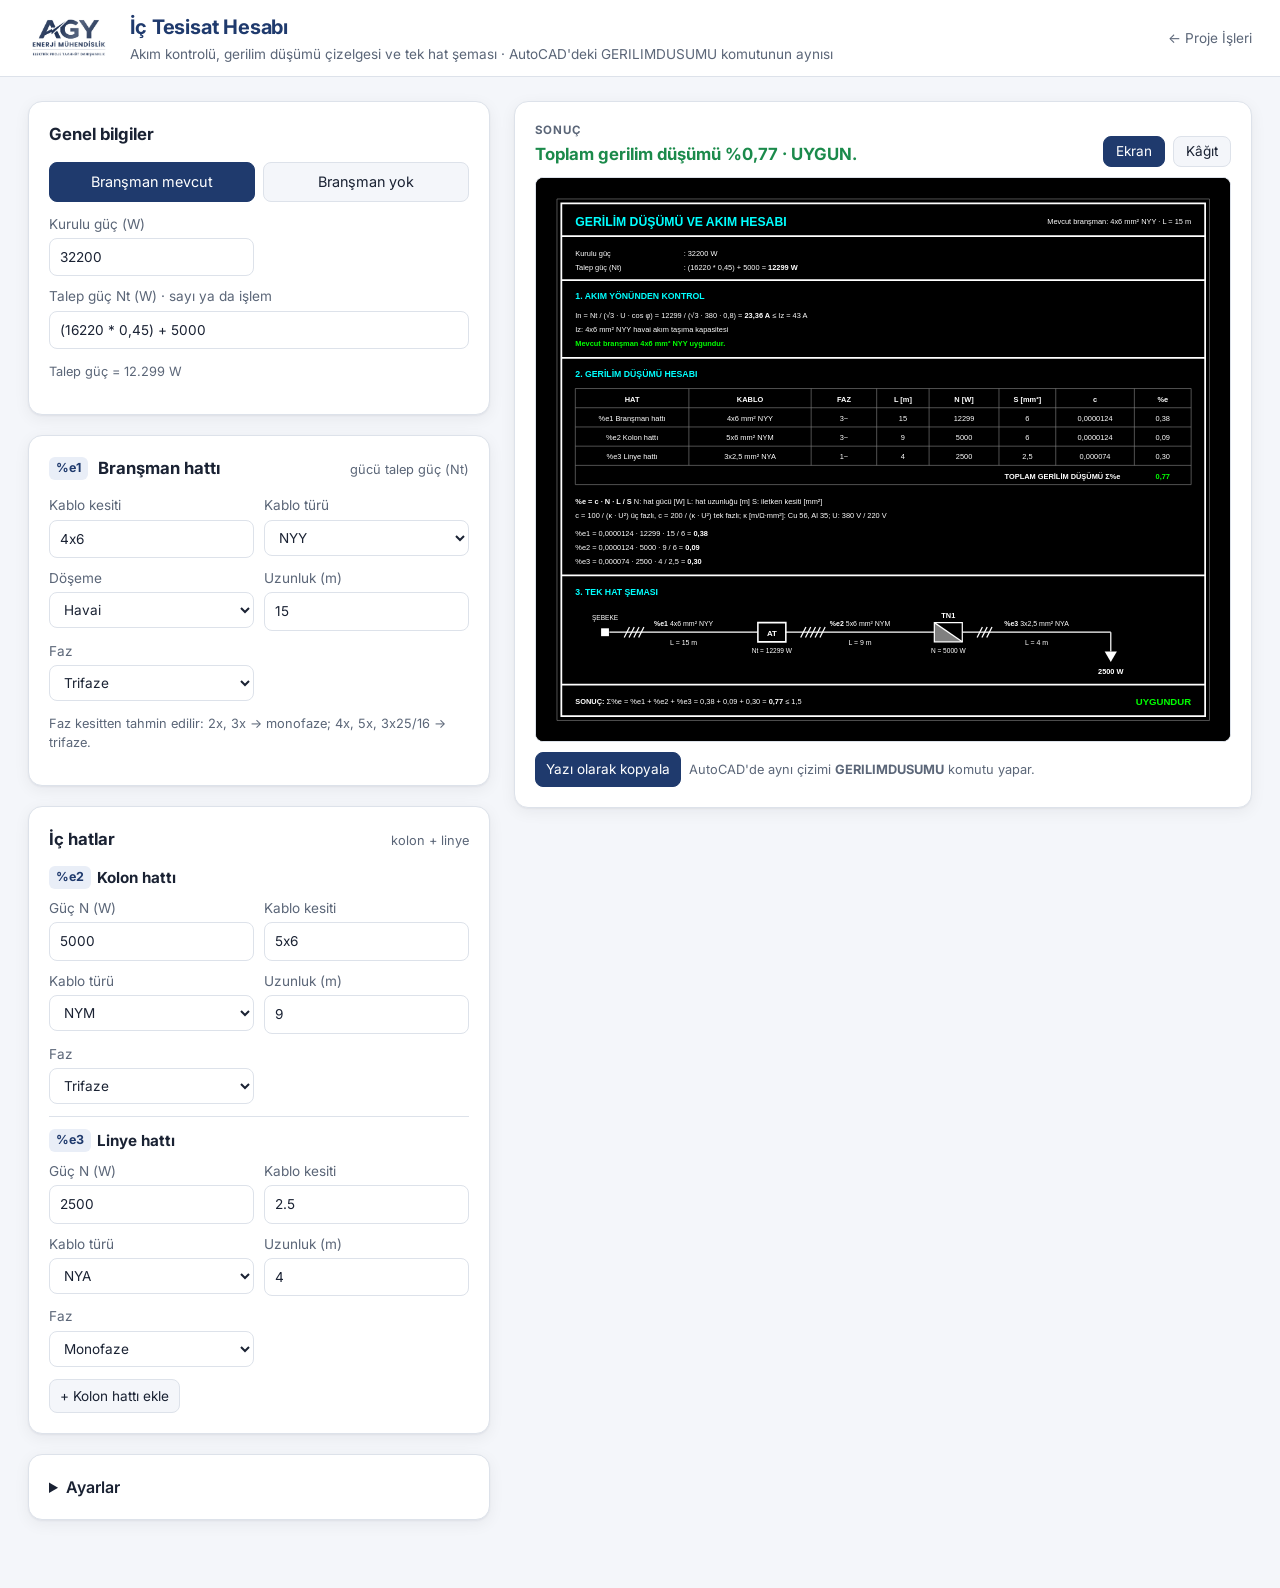
<file: araclar/ic-tesisat.html>
<!doctype html>
<html lang="tr">
<head>
<meta charset="utf-8">
<meta name="viewport" content="width=device-width, initial-scale=1, viewport-fit=cover">
<title>İç Tesisat Hesabı</title>
<link rel="stylesheet" href="https://fonts.googleapis.com/css2?family=Inter:wght@400;500;600;700&display=swap">
<link rel="stylesheet" href="../ortak/stil.css">
<style>
  .secim { display: flex; gap: 8px; margin-bottom: 12px; }
  .secim button {
    flex: 1; min-width: 0; font: inherit; font-size: .9rem; padding: 10px 6px; border-radius: 8px; cursor: pointer;
    border: 1px solid var(--cizgi); background: var(--zemin); color: var(--yazi); line-height: 1.25;
  }
  .secim button[aria-pressed="true"] { background: var(--baslik); color: #fff; border-color: var(--baslik); }
  button:focus-visible, input:focus-visible, select:focus-visible { outline: 2px solid var(--vurgu); outline-offset: 2px; }
  .alanlar { display: grid; grid-template-columns: repeat(auto-fill, minmax(150px, 1fr)); gap: 10px; }
  .alanlar label { min-width: 0; }
  .alanlar input, .alanlar select { width: 100%; min-width: 0; }
  .genis { grid-column: 1 / -1; }
  .hat { border-top: 1px solid var(--cizgi); padding-top: 12px; margin-top: 12px; }
  .hat:first-child { border-top: 0; margin-top: 0; padding-top: 0; }
  .hat-bas { display: flex; justify-content: space-between; align-items: center; margin-bottom: 8px; gap: 8px; }
  .hat-bas strong { font-size: .95rem; }
  .kucuk-btn {
    font: inherit; font-size: .85rem; padding: 6px 10px; border-radius: 8px; cursor: pointer;
    border: 1px solid var(--cizgi); background: var(--zemin); color: var(--yazi);
  }
  .ana-btn { background: var(--baslik); color: #fff; border-color: var(--baslik); }
  .uyari-not { font-size: .8rem; color: var(--vurgu); margin-top: 4px; }
  .cizim-bas { display: flex; justify-content: space-between; align-items: center; gap: 8px; flex-wrap: wrap; margin-bottom: 10px; }
  .cizim-bas .secim { margin: 0; }
  .cizim-bas .secim button { flex: 0 0 auto; padding: 6px 12px; font-size: .85rem; }
  .durum { font-weight: 700; }
  .durum.iyi { color: var(--iyi); }
  .durum.kotu { color: var(--kotu); }
  .cizim { overflow-x: auto; border-radius: 8px; border: 1px solid var(--cizgi); background: #000; }
  .cizim.kagit { background: #fff; }
  .cizim svg { display: block; min-width: 640px; }
  .iki-sutun.ic { grid-template-columns: minmax(0, 1fr) minmax(0, 1.6fr); }
  @media (max-width: 1100px) { .iki-sutun.ic { grid-template-columns: minmax(0, 1fr); } }
  .hat-no { display: inline-block; font-size: .78rem; font-weight: 700; color: var(--baslik-yazi); background: var(--ana-acik); border-radius: 6px; padding: 2px 7px; margin-right: 6px; vertical-align: 2px; }
  .durum { font-size: 1.05rem; }
  .yapiskan .cizim-bas { align-items: flex-end; }
  details > summary { cursor: pointer; font-weight: 600; }
  details[open] > summary { margin-bottom: 12px; }
</style>
</head>
<body>
<header class="ust">
  <div class="ust-ic">
    <img class="ust-logo" src="../baglanti-hatti/logo/logo-beyaz.png" alt="AGY Enerji Mühendislik">
    <div class="ust-baslik">
      <h1>İç Tesisat Hesabı</h1>
      <p>Akım kontrolü, gerilim düşümü çizelgesi ve tek hat şeması · AutoCAD'deki GERILIMDUSUMU komutunun aynısı</p>
    </div>
    <a class="ust-geri" href="../index.html">← Proje İşleri</a>
  </div>
</header>
<main class="genis">
  <div class="iki-sutun ic">
    <div>
      <div class="kart">
        <div class="kart-bas"><h2>Genel bilgiler</h2></div>
        <div class="secim" id="mod">
          <button type="button" data-v="Evet" aria-pressed="true">Branşman mevcut</button>
          <button type="button" data-v="Hayir" aria-pressed="false">Branşman yok</button>
        </div>
        <div class="alanlar">
          <label>Kurulu güç (W)<input id="kurulu" type="text" inputmode="decimal" value="32200"></label>
          <label class="genis">Talep güç Nt (W) · sayı ya da işlem<input id="talep" type="text" value="(16220 * 0,45) + 5000"></label>
        </div>
        <p class="not" id="talepSonuc"></p>
      </div>

      <div class="kart" id="bransmanKart">
        <div class="kart-bas"><h2><span class="hat-no">%e1</span> Branşman hattı</h2><small>gücü talep güç (Nt)</small></div>
        <div class="alanlar">
          <label>Kablo kesiti<input id="b-kesit" list="b-kesitler" value="4x6" autocomplete="off"><datalist id="b-kesitler"></datalist></label>
          <label>Kablo türü<select id="b-tur"></select></label>
          <label>Döşeme<select id="b-doseme"></select></label>
          <label>Uzunluk (m)<input id="b-L" type="number" inputmode="decimal" value="15" min="0" step="any"></label>
          <label>Faz<select id="b-faz"><option value="Trifaze">Trifaze</option><option value="Monofaze">Monofaze</option></select></label>
        </div>
        <p class="uyari-not" id="b-not" hidden></p>
        <p class="not">Faz kesitten tahmin edilir: 2x, 3x → monofaze; 4x, 5x, 3x25/16 → trifaze.</p>
      </div>

      <div class="kart" id="baglantiKart" hidden>
        <div class="kart-bas"><h2>Bağlantı</h2></div>
        <div class="alanlar">
          <label>Bağlantı fazı<select id="s-faz"><option value="Trifaze">Trifaze</option><option value="Monofaze">Monofaze</option></select></label>
        </div>
      </div>

      <div class="kart">
        <div class="kart-bas"><h2>İç hatlar</h2><small>kolon + linye</small></div>
        <div id="hatlar"></div>
        <button type="button" class="kucuk-btn" id="hatEkle" style="margin-top:12px">+ Kolon hattı ekle</button>
      </div>

      <div class="kart">
        <details>
          <summary>Ayarlar</summary>
          <div class="alanlar">
            <label>Trifaze gerilim (V)<input id="ICT_U3" type="number" step="any"></label>
            <label>Monofaze gerilim (V)<input id="ICT_U1" type="number" step="any"></label>
            <label>Bakır κ<input id="ICT_KCU" type="number" step="any"></label>
            <label>Alüminyum κ<input id="ICT_KAL" type="number" step="any"></label>
            <label>cos φ<input id="ICT_COSFI" type="number" step="0.01"></label>
            <label>Toplam düşüm sınırı (%)<input id="ICT_LIMIT" type="number" step="0.1"></label>
          </div>
          <p class="not">AutoCAD'deki GDAYAR komutunun ayarlarıyla aynıdır.</p>
          <button type="button" class="kucuk-btn" id="sifirla">Varsayılan değerlere dön</button>
        </details>
      </div>
    </div>

    <div class="kart yapiskan">
      <div class="cizim-bas">
        <div><p class="bolum-etiket" style="margin:0 0 2px">Sonuç</p><span class="durum" id="durum">Hesaplanıyor…</span></div>
        <div class="secim" id="gorunum">
          <button type="button" data-v="ekran" aria-pressed="true">Ekran</button>
          <button type="button" data-v="kagit" aria-pressed="false">Kâğıt</button>
        </div>
      </div>
      <div class="cizim" id="cizim"></div>
      <div style="display:flex; gap:8px; flex-wrap:wrap; align-items:center; margin-top:10px">
        <button type="button" class="kucuk-btn ana-btn" id="kopyala">Yazı olarak kopyala</button>
        <span class="not">AutoCAD'de aynı çizimi <b>GERILIMDUSUMU</b> komutu yapar.</span>
      </div>
    </div>
  </div>
</main>
<script src="../veri/kablolar.js"></script>
<script src="../veri/katalog.js"></script>
<script src="../ortak/autolisp.js"></script>
<script src="../ortak/cizim-svg.js"></script>
<script src="../ortak/gerilimdusumu-lsp.js"></script>
<script>
const $ = id => document.getElementById(id);
const AYAR = { ICT_U3: 380, ICT_U1: 220, ICT_KCU: 56, ICT_KAL: 35, ICT_COSFI: 0.8, ICT_LIMIT: 1.5 };
const DOSEME = { toprak: ['Yeraltı', 'Yeralti'], hava: ['Havai', 'Havai'], boru: ['Boruda', 'Boru'] };
const KAYIT = 'ic-tesisat-v2';

// ---- katalog satırları (AutoCAD komutundaki etiketlerle aynı)
const satirEtiketi = r => r[0].replace(/^\*/, '').replace(/r[em](?=\/)/, '').split(' ')[0];
const kesitDegeri = et => +((et.match(/^(?:\d+x)?([\d.]+)/) || [])[1]);
function kesitler(tur) { return KATALOG.filter(t => t.kablo === tur).flatMap(t => t.satirlar.map(satirEtiketi)); }
const normal = s => String(s).trim().toLowerCase().replace(/\s/g, '').replace(/,/g, '.').replace(/\*/g, '');
// Kesit türün tablosunda yoksa aynı kesit değerindeki satır, o da yoksa ilk satır
function kesitDuzelt(kesit, tur) {
  const liste = kesitler(tur), e = normal(kesit);
  if (liste.includes(e)) return { kesit: e, not: '' };
  const ayni = liste.find(x => kesitDegeri(x) === kesitDegeri(e));
  const yeni = ayni || liste[0];
  return { kesit: yeni, not: `${tur} tablosunda "${kesit}" yok, ${yeni.replace(/\./g, ',')} kullanıldı.` };
}
const fazTahmin = (et, linye) => /^\d+x/.test(et)
  ? ((/^2x/.test(et) || (/^3x/.test(et) && !et.includes('/'))) ? 'Monofaze' : 'Trifaze')
  : (linye ? 'Monofaze' : 'Trifaze');
const turSecenekleri = (sel, secili) => { sel.innerHTML = Object.keys(KABLOLAR).map(k => `<option>${k}</option>`).join(''); sel.value = secili; };
const datalist = (dl, tur) => { dl.innerHTML = kesitler(tur).map(k => `<option value="${k}">`).join(''); };

// ---- durum
let hatlar = [
  { P: 5000, kesit: '5x6', tur: 'NYM', L: 9, faz: 'Trifaze', fazElle: false },
  { P: 2500, kesit: '2.5', tur: 'NYA', L: 4, faz: 'Monofaze', fazElle: false }
];
let bFazElle = false;
function kaydet() {
  try {
    localStorage.setItem(KAYIT, JSON.stringify({
      mod: secili('mod'), kurulu: $('kurulu').value, talep: $('talep').value,
      b: { kesit: $('b-kesit').value, tur: $('b-tur').value, doseme: $('b-doseme').value, L: $('b-L').value, faz: $('b-faz').value, elle: bFazElle },
      sfaz: $('s-faz').value, hatlar, ayar: Object.fromEntries(Object.keys(AYAR).map(k => [k, $(k).value]))
    }));
  } catch (e) {}
}
function yukle() {
  let k = null; try { k = JSON.parse(localStorage.getItem(KAYIT)); } catch (e) {}
  for (const [id, v] of Object.entries(AYAR)) $(id).value = k?.ayar?.[id] ?? v;
  turSecenekleri($('b-tur'), k?.b?.tur || 'NYY');
  if (!k) return;
  modSec(k.mod); $('kurulu').value = k.kurulu; $('talep').value = k.talep;
  $('b-kesit').value = k.b.kesit; $('b-L').value = k.b.L; $('b-faz').value = k.b.faz; bFazElle = k.b.elle;
  dosemeSecenekleri(k.b.doseme); $('s-faz').value = k.sfaz;
  if (Array.isArray(k.hatlar) && k.hatlar.length) hatlar = k.hatlar;
}
const secili = id => $(id).querySelector('[aria-pressed="true"]').dataset.v;
function modSec(v) { $('mod').querySelectorAll('button').forEach(b => b.setAttribute('aria-pressed', b.dataset.v === v)); }

function dosemeSecenekleri(oncekiKod) {
  const s = KABLOLAR[$('b-tur').value].sutunlar;
  $('b-doseme').innerHTML = s.map(d => `<option value="${d}">${DOSEME[d][0]}</option>`).join('');
  $('b-doseme').value = s.includes(oncekiKod) ? oncekiKod : (s.includes('hava') ? 'hava' : s[0]);
  datalist($('b-kesitler'), $('b-tur').value);
}

// ---- iç hatlar formu
const hatAdi = (i, n) => i === n - 1 ? 'Linye hattı' : n > 2 ? `Kolon hattı ${i + 1}` : 'Kolon hattı';
function hatlariCiz() {
  const n = hatlar.length;
  $('hatlar').innerHTML = hatlar.map((h, i) => `
    <div class="hat" data-i="${i}">
      <div class="hat-bas"><strong><span class="hat-no">%e${i + 2}</span>${hatAdi(i, n)}</strong>
        ${i < n - 1 && n > 2 ? `<button type="button" class="kucuk-btn" data-sil="${i}">Sil</button>` : ''}</div>
      <div class="alanlar">
        <label>Güç N (W)<input data-k="P" type="number" inputmode="decimal" min="0" step="any" value="${h.P}"></label>
        <label>Kablo kesiti<input data-k="kesit" list="k-${i}" value="${h.kesit}" autocomplete="off"><datalist id="k-${i}"></datalist></label>
        <label>Kablo türü<select data-k="tur"></select></label>
        <label>Uzunluk (m)<input data-k="L" type="number" inputmode="decimal" min="0" step="any" value="${h.L}"></label>
        <label>Faz<select data-k="faz"><option>Trifaze</option><option>Monofaze</option></select></label>
      </div>
      <p class="uyari-not" data-not hidden></p>
    </div>`).join('');
  hatlar.forEach((h, i) => {
    const k = $('hatlar').querySelector(`[data-i="${i}"]`);
    turSecenekleri(k.querySelector('[data-k="tur"]'), h.tur);
    k.querySelector('[data-k="faz"]').value = h.faz;
    datalist(k.querySelector('datalist'), h.tur);
  });
}
$('hatlar').addEventListener('input', ev => {
  const k = ev.target.closest('.hat'); if (!k) return;
  const i = +k.dataset.i, h = hatlar[i], alan = ev.target.dataset.k;
  h[alan] = ['P', 'L'].includes(alan) ? +ev.target.value : ev.target.value;
  if (alan === 'faz') h.fazElle = true;
  if (alan === 'tur') datalist(k.querySelector('datalist'), h.tur);
  if ((alan === 'kesit' || alan === 'tur') && !h.fazElle) {
    h.faz = fazTahmin(kesitDuzelt(h.kesit, h.tur).kesit, i === hatlar.length - 1);
    k.querySelector('[data-k="faz"]').value = h.faz;
  }
  hesapla();
});
$('hatlar').addEventListener('click', ev => {
  const b = ev.target.closest('[data-sil]'); if (!b) return;
  hatlar.splice(+b.dataset.sil, 1); hatlariCiz(); hesapla();
});
$('hatEkle').addEventListener('click', () => {
  hatlar.splice(hatlar.length - 1, 0, { P: 2500, kesit: '5x6', tur: 'NYM', L: 5, faz: 'Trifaze', fazElle: false });
  hatlariCiz(); hesapla();
});

// ---- branşman formu
$('b-tur').addEventListener('change', () => { dosemeSecenekleri($('b-doseme').value); bFazTahmin(); hesapla(); });
$('b-kesit').addEventListener('input', () => { bFazTahmin(); hesapla(); });
$('b-faz').addEventListener('change', () => { bFazElle = true; hesapla(); });
['b-doseme', 'b-L', 's-faz', 'kurulu', 'talep'].forEach(id => $(id).addEventListener('input', hesapla));
function bFazTahmin() { if (!bFazElle) $('b-faz').value = fazTahmin(kesitDuzelt($('b-kesit').value, $('b-tur').value).kesit, false); }
$('mod').addEventListener('click', ev => { const b = ev.target.closest('button'); if (b) { modSec(b.dataset.v); hesapla(); } });
$('gorunum').addEventListener('click', ev => {
  const b = ev.target.closest('button'); if (!b) return;
  $('gorunum').querySelectorAll('button').forEach(x => x.setAttribute('aria-pressed', x === b)); ciz();
});
Object.keys(AYAR).forEach(id => $(id).addEventListener('input', hesapla));
$('sifirla').addEventListener('click', () => { for (const [id, v] of Object.entries(AYAR)) $(id).value = v; hesapla(); });

// ---- talep güç işlemi (sadece önizleme notu için)
function islem(metin) {
  const t = String(metin).replace(/\s/g, '').replace(/,/g, '.').replace(/[x×]/gi, '*').replace(/=+$/, '');
  if (!t || !/^[\d.+\-*/()]+$/.test(t)) return NaN;
  try { const v = Function('"use strict";return (' + t + ')')(); return isFinite(v) ? v : NaN; } catch (e) { return NaN; }
}

// ---- AutoCAD komutunu çalıştır
AutoLISP.yukle(window.GD_LSP);
let sonNesneler = [];
function hesapla() {
  const mevcut = secili('mod') === 'Evet';
  $('bransmanKart').hidden = !mevcut;
  $('baglantiKart').hidden = mevcut;
  const nt = islem($('talep').value);
  $('talepSonuc').textContent = isFinite(nt) ? `Talep güç = ${Math.round(nt).toLocaleString('tr-TR')} W` : 'Talep güç okunamadı. Sayı veya + - * / ( ) ile işlem yazın.';

  const cevaplar = [secili('mod'), $('kurulu').value.trim() || '.', $('talep').value];
  if (mevcut) {
    const d = kesitDuzelt($('b-kesit').value, $('b-tur').value);
    $('b-not').hidden = !d.not; $('b-not').textContent = d.not;
    cevaplar.push(d.kesit, $('b-tur').value, DOSEME[$('b-doseme').value][1], String(+$('b-L').value || 0), $('b-faz').value);
  } else cevaplar.push($('s-faz').value);
  cevaplar.push(String(hatlar.length));
  hatlar.forEach((h, i) => {
    const d = kesitDuzelt(h.kesit, h.tur);
    const not = $('hatlar').querySelector(`[data-i="${i}"] [data-not]`);
    if (not) { not.hidden = !d.not; not.textContent = d.not; }
    cevaplar.push(String(+h.P || 0), d.kesit, h.tur, String(+h.L || 0), h.faz);
  });
  cevaplar.push('2.5', '0,0');

  for (const id of Object.keys(AYAR)) AutoLISP.durum.envler[id] = String(+$(id).value || AYAR[id]);
  const r = AutoLISP.komut('GERILIMDUSUMU', cevaplar);
  if (!r.tamam) {
    sonNesneler = [];
    $('durum').textContent = 'Hesaplanamadı: ' + r.hata.replace('GİRDİ BİTTİ', 'eksik bilgi');
    $('durum').className = 'durum kotu';
    $('cizim').innerHTML = '';
    return;
  }
  sonNesneler = AutoLISP.durum.nesneler.slice();
  const son = AutoLISP.durum.cikti.trim().split('\n').pop();
  const ok = / - UYGUN\.$/.test(son);
  $('durum').textContent = son.replace(/^\s*/, '').replace(' - ', ' · ');
  $('durum').className = 'durum ' + (ok ? 'iyi' : 'kotu');
  ciz();
  kaydet();
}
function ciz() {
  const kagit = secili('gorunum') === 'kagit';
  $('cizim').classList.toggle('kagit', kagit);
  $('cizim').innerHTML = sonNesneler.length ? CizimSVG.svg(sonNesneler, { kagit, duyarli: true }) : '';
}

// ---- çizimdeki yazıları satır satır kopyala
function duzYazi() {
  const yazilar = sonNesneler.filter(n => n.tip === 'MTEXT').map(n => ({ ...n, t: n.yazi.replace(/\{\\[fC][^;]*;|\}|\{/g, '').replace(/\\P/g, ' ') }));
  const satirlar = [];
  yazilar.sort((a, b) => b.y - a.y || a.x - b.x).forEach(n => {
    const s = satirlar.find(s => Math.abs(s.y - n.y) < n.h * 0.6);
    if (s) s.p.push(n); else satirlar.push({ y: n.y, p: [n] });
  });
  return satirlar.map(s => s.p.sort((a, b) => a.x - b.x).map(p => p.t).join('    ')).join('\n');
}
$('kopyala').addEventListener('click', async () => {
  const metin = duzYazi();
  try { await navigator.clipboard.writeText(metin); $('kopyala').textContent = 'Kopyalandı'; }
  catch (e) { $('kopyala').textContent = 'Kopyalanamadı'; }
  setTimeout(() => { $('kopyala').textContent = 'Yazı olarak kopyala'; }, 2500);
});

yukle();
dosemeSecenekleri($('b-doseme').value);
hatlariCiz();
hesapla();
</script>
</body>
</html>
</file>
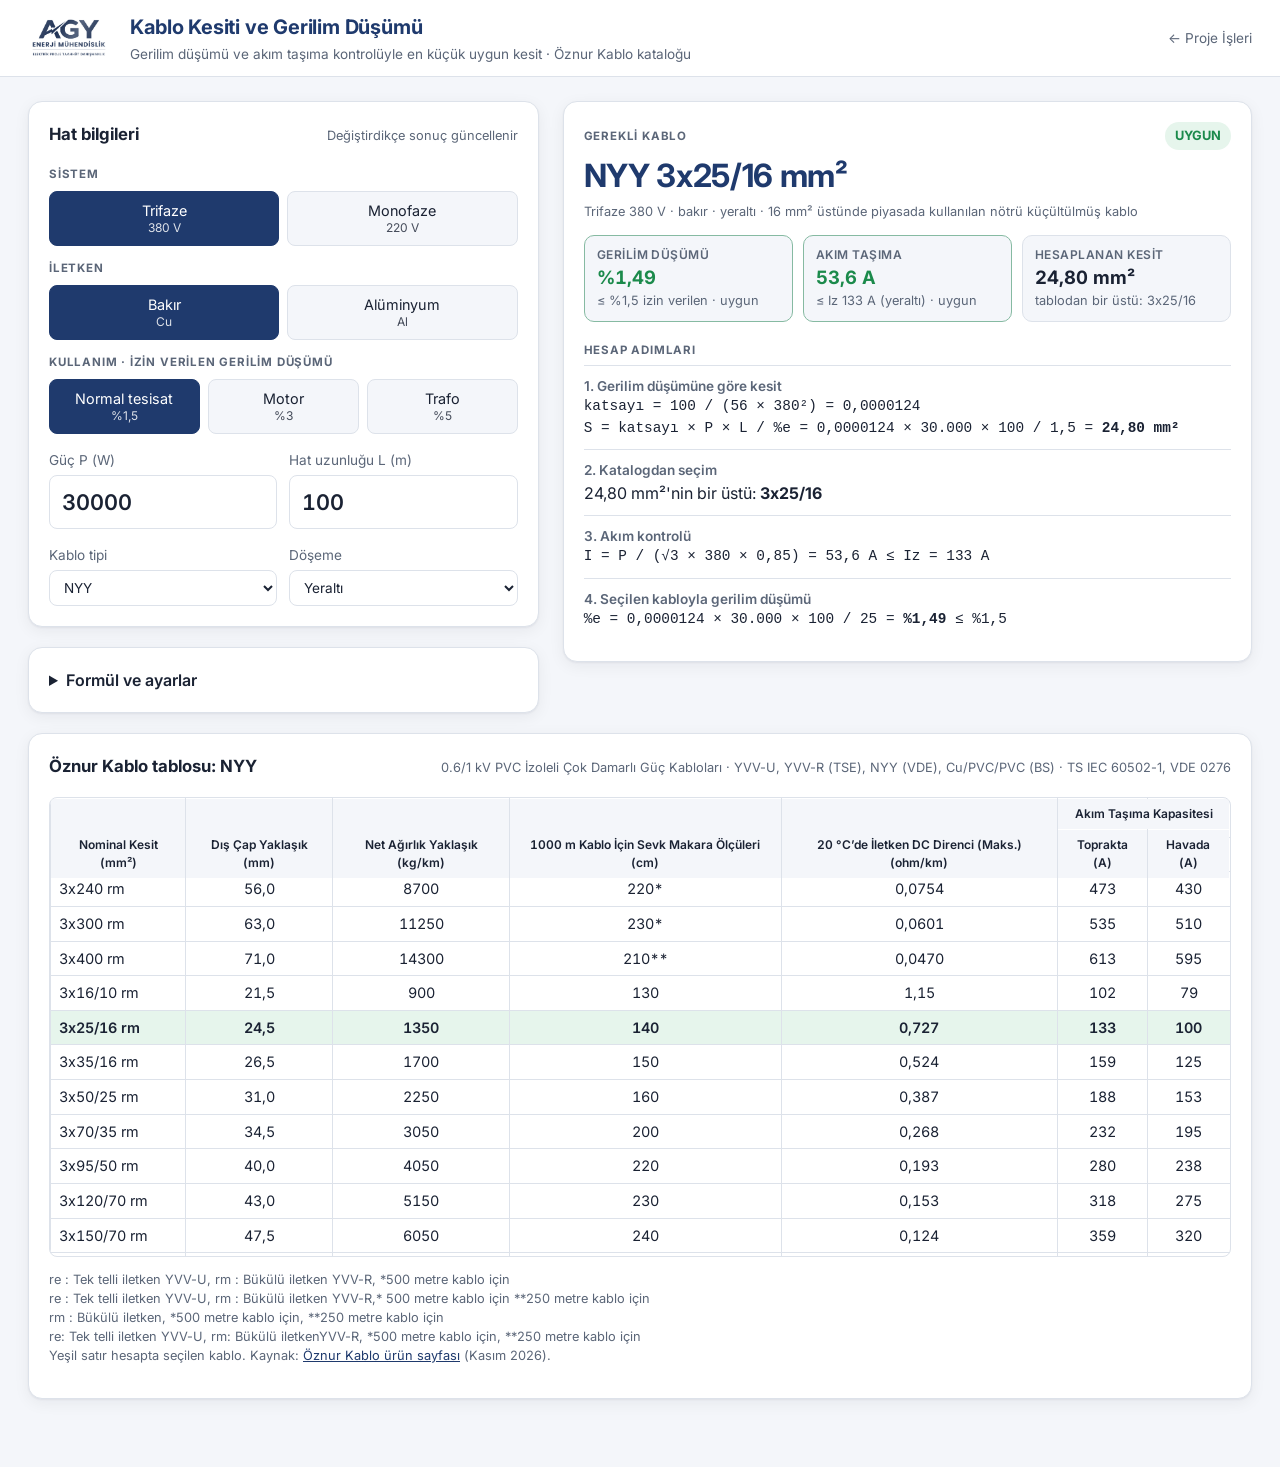
<file: araclar/kablo-kesiti.html>
<!doctype html>
<html lang="tr">
<head>
<meta charset="utf-8">
<meta name="viewport" content="width=device-width, initial-scale=1, viewport-fit=cover">
<title>Kablo Kesiti Hesabı</title>
<link rel="stylesheet" href="https://fonts.googleapis.com/css2?family=Inter:wght@400;500;600;700&display=swap">
<link rel="stylesheet" href="../ortak/stil.css">
<style>
  .giris { display: grid; grid-template-columns: 1fr 1fr; gap: 12px; margin-top: 16px; }
  .giris label { min-width: 0; }
  .giris input { font-size: 1.35rem; font-weight: 600; padding: 10px 12px; width: 100%; min-width: 0; font-variant-numeric: tabular-nums; }
  .giris.ince select { width: 100%; min-width: 0; }
  .bolum-etiket + .secim { margin-bottom: 14px; }
  .secim button[aria-pressed="true"] small { opacity: .85; }
  #firmaKutu { max-height: 460px; overflow: auto; border: 1px solid var(--cizgi); border-radius: 8px; }
  #firmaKutu thead { position: sticky; top: 0; z-index: 1; }
  #firmaKutu table { border: 0; }
  .sonuc-bas { display: flex; align-items: baseline; justify-content: space-between; gap: 12px; flex-wrap: wrap; }
  .rozet { font-size: .8rem; font-weight: 700; padding: 4px 10px; border-radius: 99px; }
  .rozet.iyi { background: var(--iyi-zemin); color: var(--iyi); } .rozet.kotu { background: var(--kotu-zemin); color: var(--kotu); }
  .adimlar-baslik { margin: 20px 0 6px; }
  .secim { display: flex; gap: 8px; margin-bottom: 12px; }
  .secim button {
    flex: 1; min-width: 0; font: inherit; font-size: .9rem; padding: 10px 6px; border-radius: 8px; cursor: pointer;
    border: 1px solid var(--cizgi); background: var(--zemin); color: var(--yazi); line-height: 1.25;
  }
  .secim button small { display: block; font-size: .75rem; opacity: .8; }
  .secim button[aria-pressed="true"] { background: var(--baslik); color: #fff; border-color: var(--baslik); }
  button:focus-visible { outline: 2px solid var(--vurgu); outline-offset: 2px; }
  .buyuk { font-size: 2rem; font-weight: 700; color: var(--baslik-yazi); margin: 2px 0; letter-spacing: -.01em; }
  .adim { padding: 10px 0; border-top: 1px solid var(--cizgi); }
  .adim:first-child { border-top: 0; padding-top: 0; }
  .adim b { display: block; font-size: .85rem; color: var(--soluk); font-weight: 600; }
  .formul { font-family: ui-monospace, Menlo, Consolas, monospace; font-size: .9rem; overflow-wrap: anywhere; }
  .deger { font-weight: 700; }
  details > summary { cursor: pointer; font-weight: 600; }
  details[open] > summary { margin-bottom: 12px; }
  .kart h2 { margin: 0 0 4px; }
  .ayar-grup { display: grid; grid-template-columns: repeat(auto-fill, minmax(140px, 1fr)); gap: 12px; margin-bottom: 16px; }
  .ayar-grup h3 { grid-column: 1 / -1; margin: 0; font-size: .9rem; }
  .ayar-grup input { width: 100%; min-width: 0; font-family: ui-monospace, Menlo, Consolas, monospace; }
  .ikincil {
    font: inherit; font-size: .9rem; padding: 8px 12px; border-radius: 8px; cursor: pointer;
    border: 1px solid var(--cizgi); background: var(--zemin); color: var(--yazi);
  }
  .degisti { border-color: var(--vurgu) !important; }
  #firmaTablo { border: 1px solid var(--cizgi); }
  #firmaTablo th { white-space: normal; text-align: center; font-size: .75rem; font-weight: 600; vertical-align: bottom;
    border: 1px solid var(--cizgi); background: var(--zemin); min-width: 64px; }
  #firmaTablo td { text-align: center; border-left: 1px solid var(--cizgi); }
  #firmaTablo td:first-child { text-align: left; }
  #firmaNot a { color: var(--ana); }
</style>
</head>
<body>
<header class="ust">
  <div class="ust-ic">
    <img class="ust-logo" src="../baglanti-hatti/logo/logo-beyaz.png" alt="AGY Enerji Mühendislik">
    <div class="ust-baslik">
      <h1>Kablo Kesiti ve Gerilim Düşümü</h1>
      <p>Gerilim düşümü ve akım taşıma kontrolüyle en küçük uygun kesit · Öznur Kablo kataloğu</p>
    </div>
    <a class="ust-geri" href="../index.html">← Proje İşleri</a>
  </div>
</header>
<main class="genis">
  <div class="iki-sutun">
    <div>
      <div class="kart">
        <div class="kart-bas"><h2>Hat bilgileri</h2><small>Değiştirdikçe sonuç güncellenir</small></div>
        <p class="bolum-etiket">Sistem</p>
        <div class="secim" id="faz">
          <button type="button" data-v="3" aria-pressed="true">Trifaze<small id="lb-u3"></small></button>
          <button type="button" data-v="1" aria-pressed="false">Monofaze<small id="lb-u1"></small></button>
        </div>
        <p class="bolum-etiket">İletken</p>
        <div class="secim" id="iletken">
          <button type="button" data-v="cu" aria-pressed="true">Bakır<small>Cu</small></button>
          <button type="button" data-v="al" aria-pressed="false">Alüminyum<small>Al</small></button>
        </div>
        <p class="bolum-etiket">Kullanım · izin verilen gerilim düşümü</p>
        <div class="secim" id="kullanim">
          <button type="button" data-v="normal" aria-pressed="true">Normal tesisat<small id="lb-normal"></small></button>
          <button type="button" data-v="motor" aria-pressed="false">Motor<small id="lb-motor"></small></button>
          <button type="button" data-v="trafo" aria-pressed="false">Trafo<small id="lb-trafo"></small></button>
        </div>
        <div class="giris">
          <label>Güç P (W)
            <input id="guc" type="number" inputmode="decimal" value="30000" min="0" step="any">
          </label>
          <label>Hat uzunluğu L (m)
            <input id="uzunluk" type="number" inputmode="decimal" value="100" min="0" step="any">
          </label>
        </div>
        <div class="giris ince">
          <label>Kablo tipi<select id="tip"></select></label>
          <label>Döşeme<select id="doseme"></select></label>
        </div>
      </div>
      <div class="kart">
        <details>
          <summary>Formül ve ayarlar</summary>
          <p class="not">Burada yaptığınız değişiklikler bu bilgisayarda saklanır. Değişen kutular turuncu görünür.</p>
          <div class="ayar-grup">
            <h3>Gerilim (V)</h3>
            <label>Trifaze<input id="u-3" type="number" step="any" min="1"></label>
            <label>Monofaze<input id="u-1" type="number" step="any" min="1"></label>
          </div>
          <div class="ayar-grup">
            <h3>İletkenlik k (m/Ω·mm²)</h3>
            <label>Bakır<input id="k-cu" type="number" step="any" min="1"></label>
            <label>Alüminyum<input id="k-al" type="number" step="any" min="1"></label>
          </div>
          <div class="ayar-grup">
            <h3>cos φ</h3>
            <label>Güç katsayısı<input id="cosfi" type="number" step="0.01" min="0.1" max="1"></label>
          </div>
          <div class="ayar-grup">
            <h3>Bu değerlerle çıkan katsayılar</h3>
            <div class="formul" id="katsayiListe" style="grid-column: 1 / -1"></div>
          </div>
          <div class="ayar-grup">
            <h3>İzin verilen gerilim düşümü (%)</h3>
            <label>Normal tesisat<input id="e-normal" type="number" step="0.1" min="0.1"></label>
            <label>Motor<input id="e-motor" type="number" step="0.1" min="0.1"></label>
            <label>Trafo<input id="e-trafo" type="number" step="0.1" min="0.1"></label>
          </div>
          <button type="button" class="ikincil" id="sifirla">Varsayılan değerlere dön</button>
        </details>
      </div>
    </div>
    <div class="kart" id="sonuc"></div>
  </div>

  <div class="kart">
    <div class="kart-bas"><h2 id="firmaBaslik"></h2><small id="firmaBilgi"></small></div>
    <div class="tablo-kutu" id="firmaKutu">
      <table id="firmaTablo"></table>
    </div>
    <p class="not" id="firmaNot"></p>
  </div>
</main>
<script src="../veri/kablolar.js"></script>
<script src="../veri/katalog.js"></script>
<script>
// Katsayı: trifaze 100 / (k × U²), monofaze 200 / (k × U²), elle hesaptaki gibi 3 haneye yuvarlanır.
const VARSAYILAN = {
  'u-3': 380, 'u-1': 220, 'k-cu': 56, 'k-al': 35, 'cosfi': 0.85,
  'e-normal': 1.5, 'e-motor': 3, 'e-trafo': 5
};
const ANAHTAR = 'kablo-kesiti-ayarlar-2';
const BIRIM = { '3': 100, '1': 200 };
const katsayiHesapla = (faz, il) => +(BIRIM[faz] / (ayar('k-' + il) * ayar('u-' + faz) ** 2)).toPrecision(3);
const VARSAYILAN_TIP = { cu: 'NYY', al: 'NAYY' };
const DOSEME_ADI = { toprak: 'Yeraltı', hava: 'Havai hat', boru: 'Boruda' };
const FIRMA = 'Öznur Kablo';

const $ = id => document.getElementById(id);
const sayi = (x, b = 2) => x.toLocaleString('tr-TR', { minimumFractionDigits: b, maximumFractionDigits: b });
const katsayiYaz = x => x.toLocaleString('tr-TR', { maximumFractionDigits: 8, useGrouping: false });
const kesitYaz = s => sayi(+s, +s % 1 ? 1 : 0);
const secili = id => $(id).querySelector('[aria-pressed="true"]').dataset.v;
const ayar = id => +$(id).value;

function ayarlariYukle() {
  let kayitli = {};
  try { kayitli = JSON.parse(localStorage.getItem(ANAHTAR)) || {}; } catch (e) {}
  for (const [id, v] of Object.entries(VARSAYILAN)) $(id).value = kayitli[id] ?? v;
}
function ayarlariKaydet() {
  const o = {};
  for (const id of Object.keys(VARSAYILAN)) o[id] = +$(id).value;
  try { localStorage.setItem(ANAHTAR, JSON.stringify(o)); } catch (e) {}
}
function ayarlariIsaretle() {
  for (const [id, v] of Object.entries(VARSAYILAN)) $(id).classList.toggle('degisti', +$(id).value !== v);
  for (const k of ['normal', 'motor', 'trafo']) $('lb-' + k).textContent = '%' + sayi(ayar('e-' + k), 1).replace(/,0$/, '');
  $('lb-u3').textContent = ayar('u-3') + ' V';
  $('lb-u1').textContent = ayar('u-1') + ' V';
  const satir = (faz, il, ad) => `${ad}: ${BIRIM[faz]} / (${ayar('k-' + il)} × ${ayar('u-' + faz)}²) = ${katsayiYaz(katsayiHesapla(faz, il))}`;
  $('katsayiListe').innerHTML = [satir('3', 'cu', 'Trifaze bakır'), satir('3', 'al', 'Trifaze alüminyum'),
    satir('1', 'cu', 'Monofaze bakır'), satir('1', 'al', 'Monofaze alüminyum')].join('<br>');
}

function tipleriGuncelle() {
  const il = secili('iletken');
  const tipler = Object.keys(KABLOLAR).filter(k => KABLOLAR[k].iletken === il);
  $('tip').innerHTML = tipler.map(k => `<option value="${k}">${k}</option>`).join('');
  $('tip').value = VARSAYILAN_TIP[il];
  dosemeGuncelle();
}
function dosemeGuncelle() {
  const k = KABLOLAR[$('tip').value];
  $('doseme').innerHTML = k.sutunlar.map((s, i) => `<option value="${i}">${DOSEME_ADI[s]}</option>`).join('');
}

const sayiMi = v => /^[\d.,]+$/.test(v) ? +v.replace(',', '.') : null;
// Satır adından kesit etiketi: '4x16 rm' → '4x16', '3x16rm/10 re' → '3x16/10', '*0.75 re' → '0.75'
const satirEtiketi = r => r[0].replace(/^\*/, '').replace(/r[em](?=\/)/, '').split(' ')[0];

// Hesapta denenecek kablolar, doğrudan firma tablosundan.
// Trifaze: 16 mm²'ye kadar 4 damarlı, üstünde piyasadaki gibi nötrü küçültülmüş 3 damarlı (3x25/16 …).
// Monofaze: 3 damarlı, yoksa 2 damarlı.
function adaylar(tip, faz) {
  const hepsi = KATALOG.filter(t => t.kablo === tip).flatMap(t => t.satirlar.map(r => {
    const m = satirEtiketi(r).match(/^(?:(\d+)x)?([\d.]+)(?:\/([\d.]+))?$/);
    return { etiket: satirEtiketi(r), ad: m[1] ? satirEtiketi(r) : '1x' + satirEtiketi(r), damar: m[1] || '1', S: +m[2], notr: m[3] || null, akim: r.slice(t.akimSutun).map(sayiMi) };
  })).filter(x => x.akim.some(v => v != null));
  const grup = (d, notrlu) => hepsi.filter(x => x.damar === d && !!x.notr === notrlu);
  const ilkDolu = (...g) => g.find(x => x.length) || [];
  let liste;
  if (hepsi.every(x => x.damar === '1')) liste = hepsi;
  else if (faz === '3') {
    const dort = ilkDolu(grup('4', false), grup('5', false), grup('3', false));
    const notrlu = grup('3', true);
    liste = dort.filter(x => x.S <= 16).concat(notrlu.length ? notrlu.filter(x => x.S > 16) : dort.filter(x => x.S > 16));
  } else liste = ilkDolu(grup('3', false), grup('2', false));
  return liste.sort((a, b) => a.S - b.S);
}

function firmaTablosu(tip, etiket) {
  // Kablonun katalogdaki bütün tabloları tek tabloda, katalog sırasıyla.
  const tablolar = KATALOG.filter(t => t.kablo === tip);
  const ilk = tablolar[0];
  const satirlar = tablolar.flatMap(t => t.satirlar);
  const dipnotlar = [...new Set(tablolar.map(t => t.dipnot).filter(Boolean))];

  $('firmaBaslik').textContent = `${ilk.firma} tablosu: ${tip}`;
  $('firmaBilgi').textContent = `${ilk.urun} · ${ilk.tip} · ${ilk.standart}`;
  const h = ilk.basliklar, a = ilk.akimSutun;
  $('firmaTablo').innerHTML = `<thead>
      <tr>${h.slice(0, a).map(x => `<th rowspan="2">${x}</th>`).join('')}<th colspan="${h.length - a}">${ilk.akimBasligi}</th></tr>
      <tr>${h.slice(a).map(x => `<th>${x}</th>`).join('')}</tr>
    </thead><tbody>` +
    satirlar.map(r => `<tr class="${etiket && satirEtiketi(r) === etiket ? 'secilen' : ''}">${r.map(c => `<td>${c}</td>`).join('')}</tr>`).join('') +
    '</tbody>';
  $('firmaNot').innerHTML = `${dipnotlar.join('<br>')}<br>Yeşil satır hesapta seçilen kablo. Kaynak: <a href="${encodeURI(ilk.url)}" target="_blank" rel="noopener">${ilk.firma} ürün sayfası</a> (Kasım 2026).`;
}

function hesapla() {
  ayarlariIsaretle();
  const faz = secili('faz');
  const il = secili('iletken');
  const kullanim = secili('kullanim');
  const e = ayar('e-' + kullanim);
  const U = ayar('u-' + faz);
  const k = ayar('k-' + il);
  const c = U > 0 && k > 0 ? katsayiHesapla(faz, il) : 0;
  const P = +$('guc').value;
  const L = +$('uzunluk').value;
  const cosfi = ayar('cosfi');
  const tip = $('tip').value;
  const kablo = KABLOLAR[tip];
  const sutun = +$('doseme').value;

  if (!(P > 0 && L > 0 && c > 0 && e > 0 && cosfi > 0)) {
    $('sonuc').innerHTML = '<p class="bolum-etiket">Gerekli kablo</p><p class="not">Güç ve hat uzunluğunu girin. Ayarlardaki değerler sıfırdan büyük olmalı.</p>';
    firmaTablosu(tip, null);
    return;
  }

  const Sgerek = c * P * L / e;
  const I = faz === '3' ? P / (Math.sqrt(3) * U * cosfi) : P / (U * cosfi);
  const liste = adaylar(tip, faz).filter(x => x.akim[sutun] != null);
  const dusumIcin = liste.find(x => x.S >= Sgerek);
  const secilen = liste.find(x => x.S >= Sgerek && x.akim[sutun] >= I);
  const doseme = DOSEME_ADI[kablo.sutunlar[sutun]].toLowerCase();
  firmaTablosu(tip, secilen && secilen.etiket);

  if (!secilen) {
    $('sonuc').innerHTML = `<div class="sonuc-bas"><p class="bolum-etiket" style="margin:0">Gerekli kablo</p><span class="rozet kotu">UYGUN KESİT YOK</span></div>
      <p class="uyari">${tip} tablosunda yeterli kesit yok. Gerekli kesit ${sayi(Sgerek)} mm², hat akımı ${sayi(I, 1)} A. Paralel kablo ya da başka kablo tipi düşünün.</p>`;
    return;
  }

  const notrNotu = secilen.notr ? ` · 16 mm² üstünde piyasada kullanılan nötrü küçültülmüş kablo` : '';
  const akimNotu = secilen !== dusumIcin
    ? `<div class="not">${dusumIcin.ad} ${doseme} ${dusumIcin.akim[sutun]} A taşır, akım için yetmiyor; bir üst kesite çıkıldı.</div>`
    : '';
  const eGercek = c * P * L / secilen.S, Iz = secilen.akim[sutun];
  const fazAdi = faz === '3' ? `Trifaze ${U} V` : `Monofaze ${U} V`;

  $('sonuc').innerHTML = `
    <div class="sonuc-bas"><p class="bolum-etiket" style="margin:0">Gerekli kablo</p><span class="rozet iyi">UYGUN</span></div>
    <div class="buyuk">${tip} ${secilen.ad} mm²</div>
    <div class="not">${fazAdi} · ${il === 'cu' ? 'bakır' : 'alüminyum'} · ${doseme}${notrNotu}</div>
    <div class="kontroller">
      <div class="kontrol-k iyi"><b>Gerilim düşümü</b><div class="d">%${sayi(eGercek)}</div><div class="s">≤ %${sayi(e, 1)} izin verilen · uygun</div></div>
      <div class="kontrol-k iyi"><b>Akım taşıma</b><div class="d">${sayi(I, 1)} A</div><div class="s">≤ Iz ${Iz} A (${doseme}) · uygun</div></div>
      <div class="kontrol-k"><b>Hesaplanan kesit</b><div class="d">${sayi(Sgerek)} mm²</div><div class="s">tablodan bir üstü: ${dusumIcin.ad}</div></div>
    </div>
    <p class="bolum-etiket adimlar-baslik">Hesap adımları</p>
    <div class="adim">
      <b>1. Gerilim düşümüne göre kesit</b>
      <div class="formul">katsayı = ${BIRIM[faz]} / (${k} × ${U}²) = ${katsayiYaz(c)}</div>
      <div class="formul">S = katsayı × P × L / %e = ${katsayiYaz(c)} × ${sayi(P, 0)} × ${sayi(L, 0)} / ${sayi(e, 1)} = <span class="deger">${sayi(Sgerek)} mm²</span></div>
    </div>
    <div class="adim">
      <b>2. Katalogdan seçim</b>
      <div>${sayi(Sgerek)} mm²'nin bir üstü: <span class="deger">${dusumIcin.ad}</span></div>
    </div>
    <div class="adim">
      <b>3. Akım kontrolü</b>
      ${akimNotu}
      <div class="formul">I = ${faz === '3' ? `P / (√3 × ${U} × ${sayi(cosfi)})` : `P / (${U} × ${sayi(cosfi)})`} = ${sayi(I, 1)} A ≤ Iz = ${Iz} A</div>
    </div>
    <div class="adim">
      <b>4. Seçilen kabloyla gerilim düşümü</b>
      <div class="formul">%e = ${katsayiYaz(c)} × ${sayi(P, 0)} × ${sayi(L, 0)} / ${secilen.S} = <span class="deger">%${sayi(eGercek)}</span> ≤ %${sayi(e, 1)}</div>
    </div>`;
  const sec = $('firmaTablo').querySelector('tr.secilen');           // firma tablosunda seçilen satıra kaydır
  if (sec) { const k = $('firmaKutu'); k.scrollTop = sec.offsetTop - k.clientHeight / 2 + sec.offsetHeight / 2; }
}

for (const grup of ['faz', 'iletken', 'kullanim']) {
  $(grup).addEventListener('click', ev => {
    const btn = ev.target.closest('button');
    if (!btn) return;
    $(grup).querySelectorAll('button').forEach(b => b.setAttribute('aria-pressed', b === btn));
    if (grup === 'iletken') tipleriGuncelle();
    hesapla();
  });
}
$('tip').addEventListener('change', () => { dosemeGuncelle(); hesapla(); });
$('doseme').addEventListener('change', hesapla);
$('guc').addEventListener('input', hesapla);
$('uzunluk').addEventListener('input', hesapla);
for (const id of Object.keys(VARSAYILAN)) $(id).addEventListener('input', () => { ayarlariKaydet(); hesapla(); });
$('sifirla').addEventListener('click', () => {
  for (const [id, v] of Object.entries(VARSAYILAN)) $(id).value = v;
  ayarlariKaydet(); hesapla();
});
ayarlariYukle();
tipleriGuncelle();
hesapla();
</script>
</body>
</html>
</file>
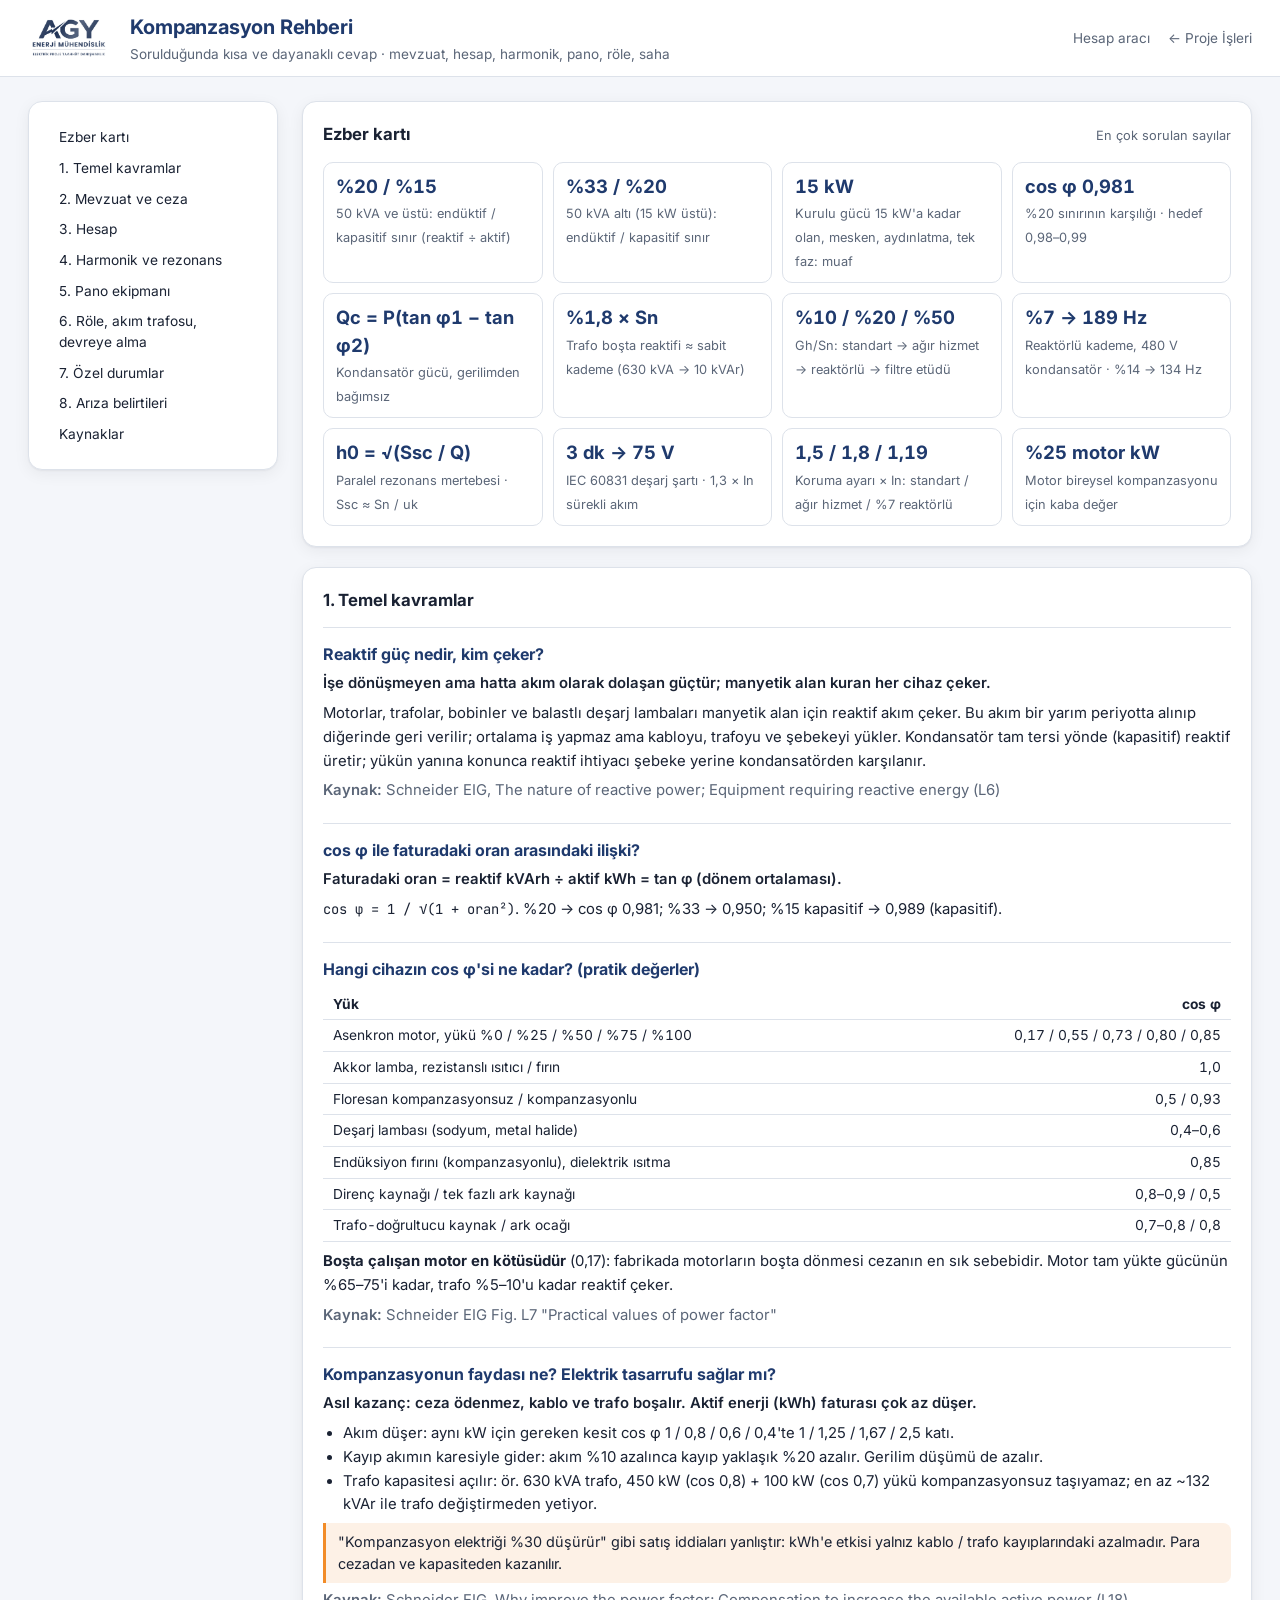
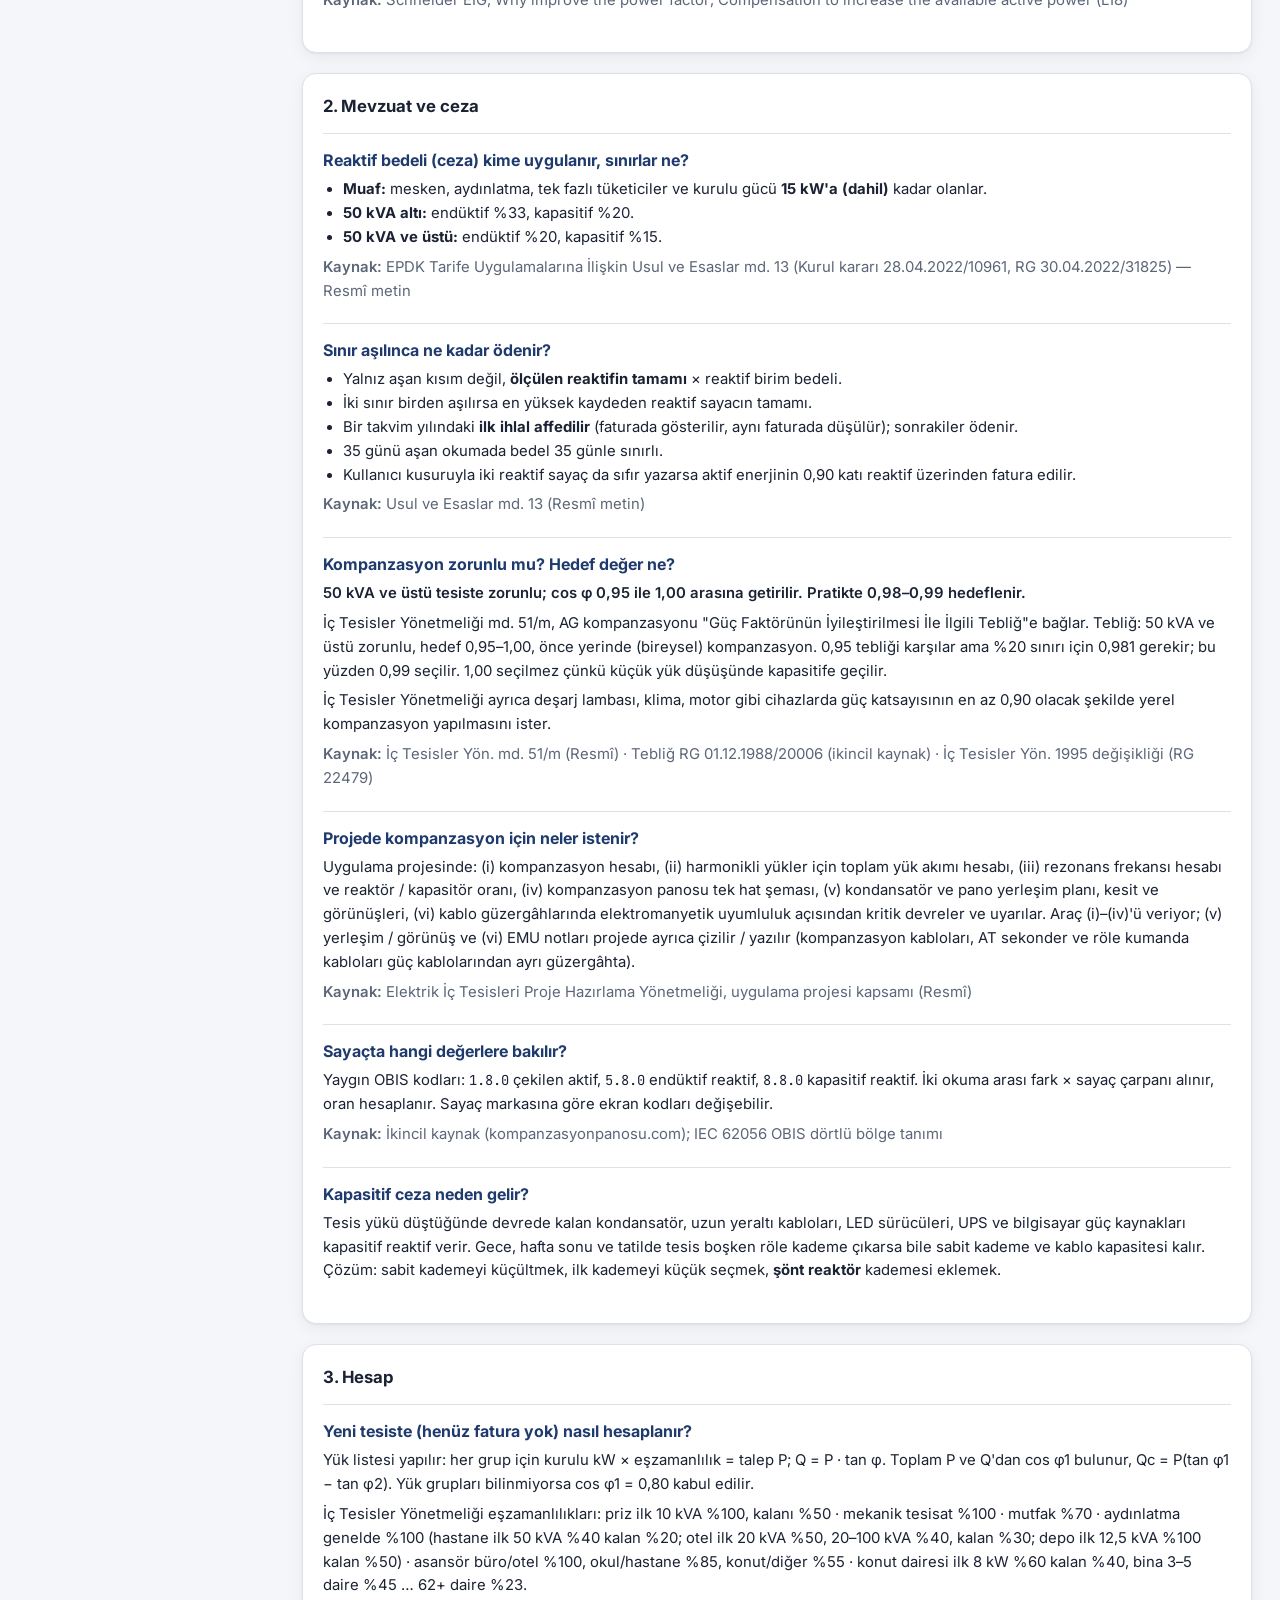
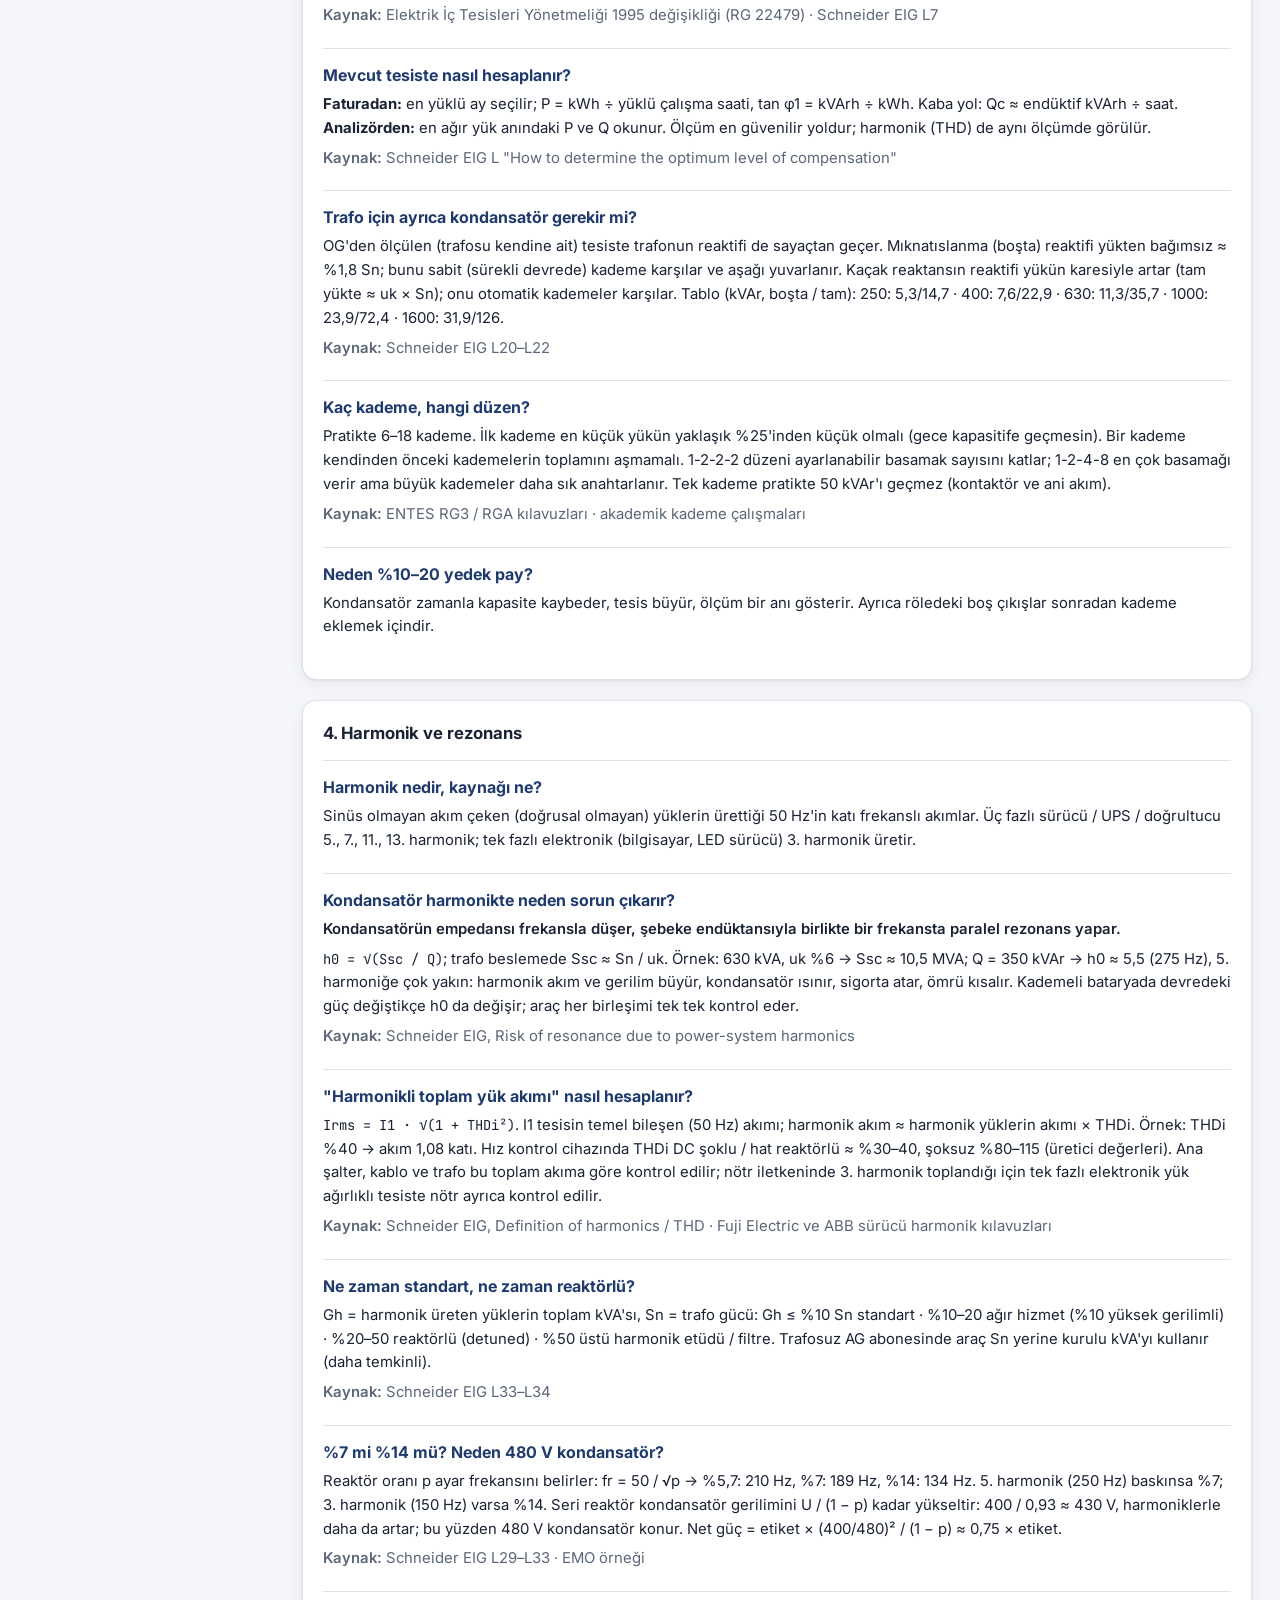
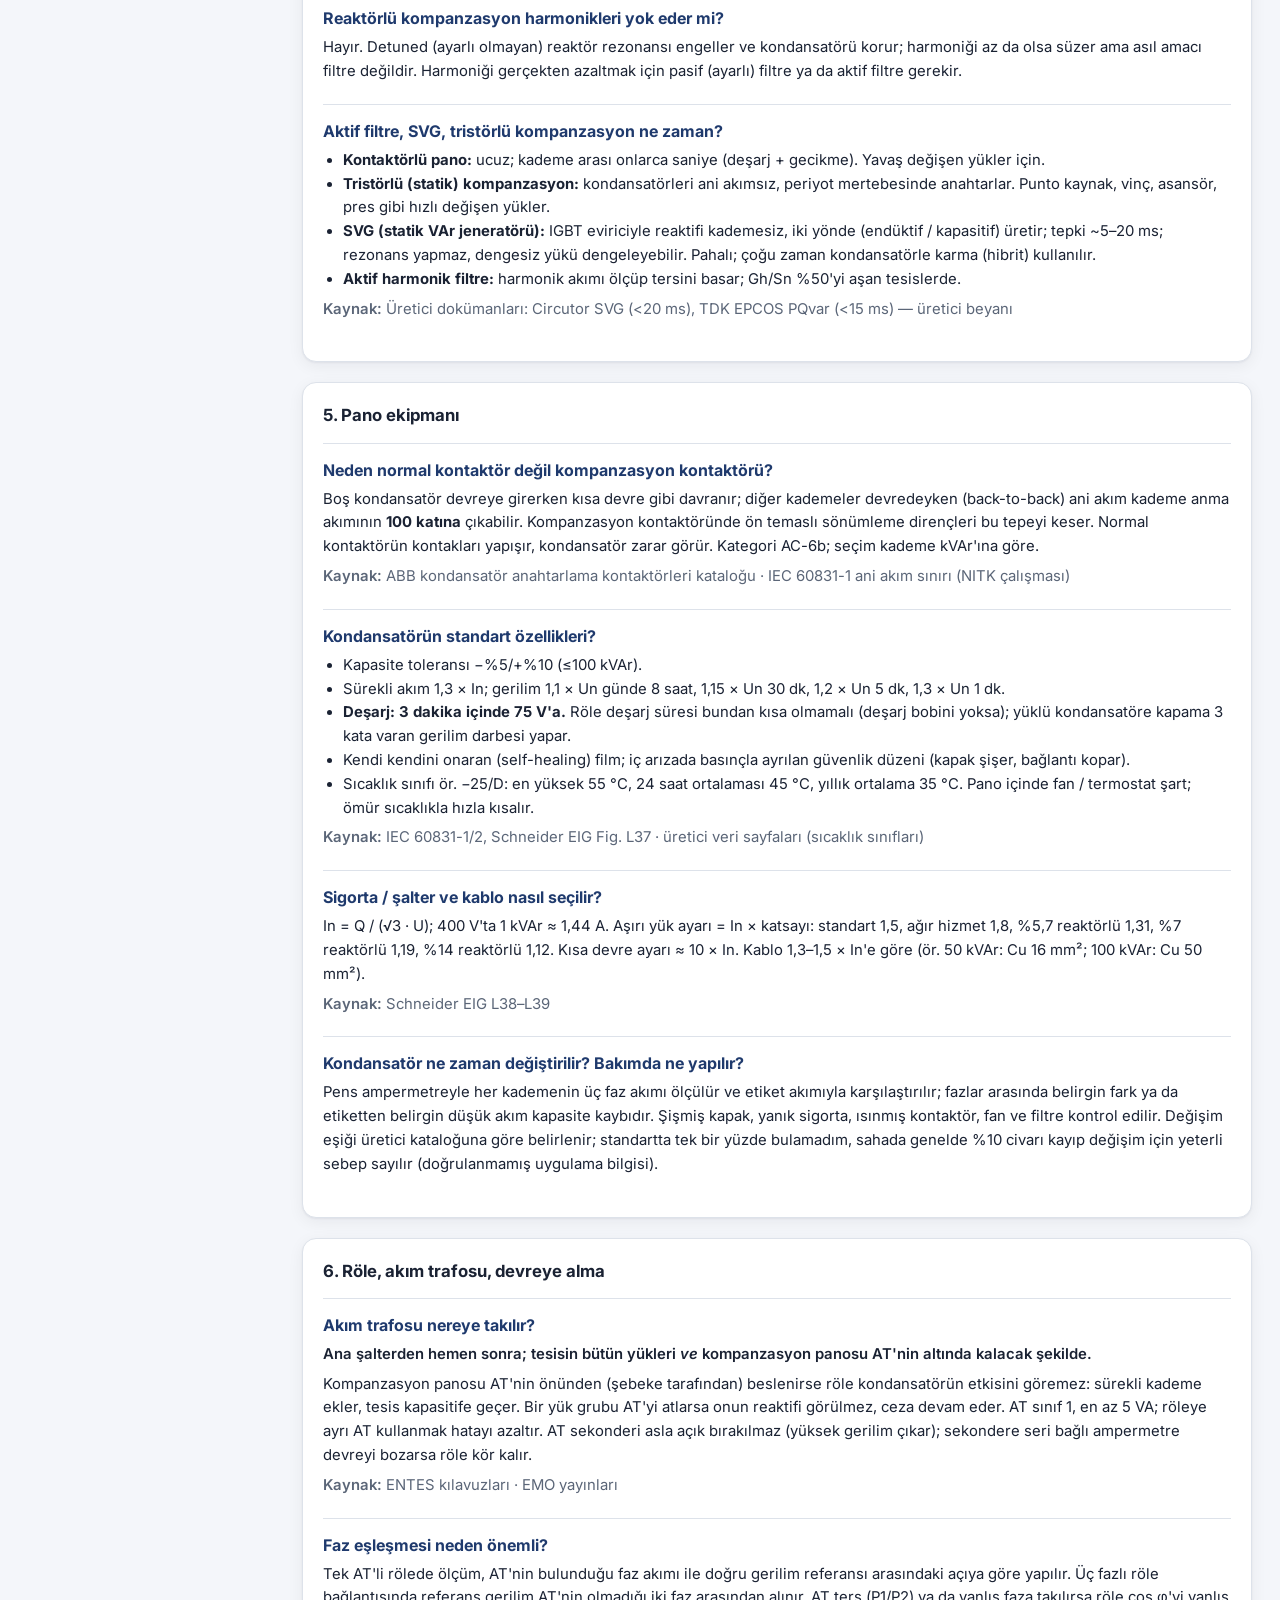
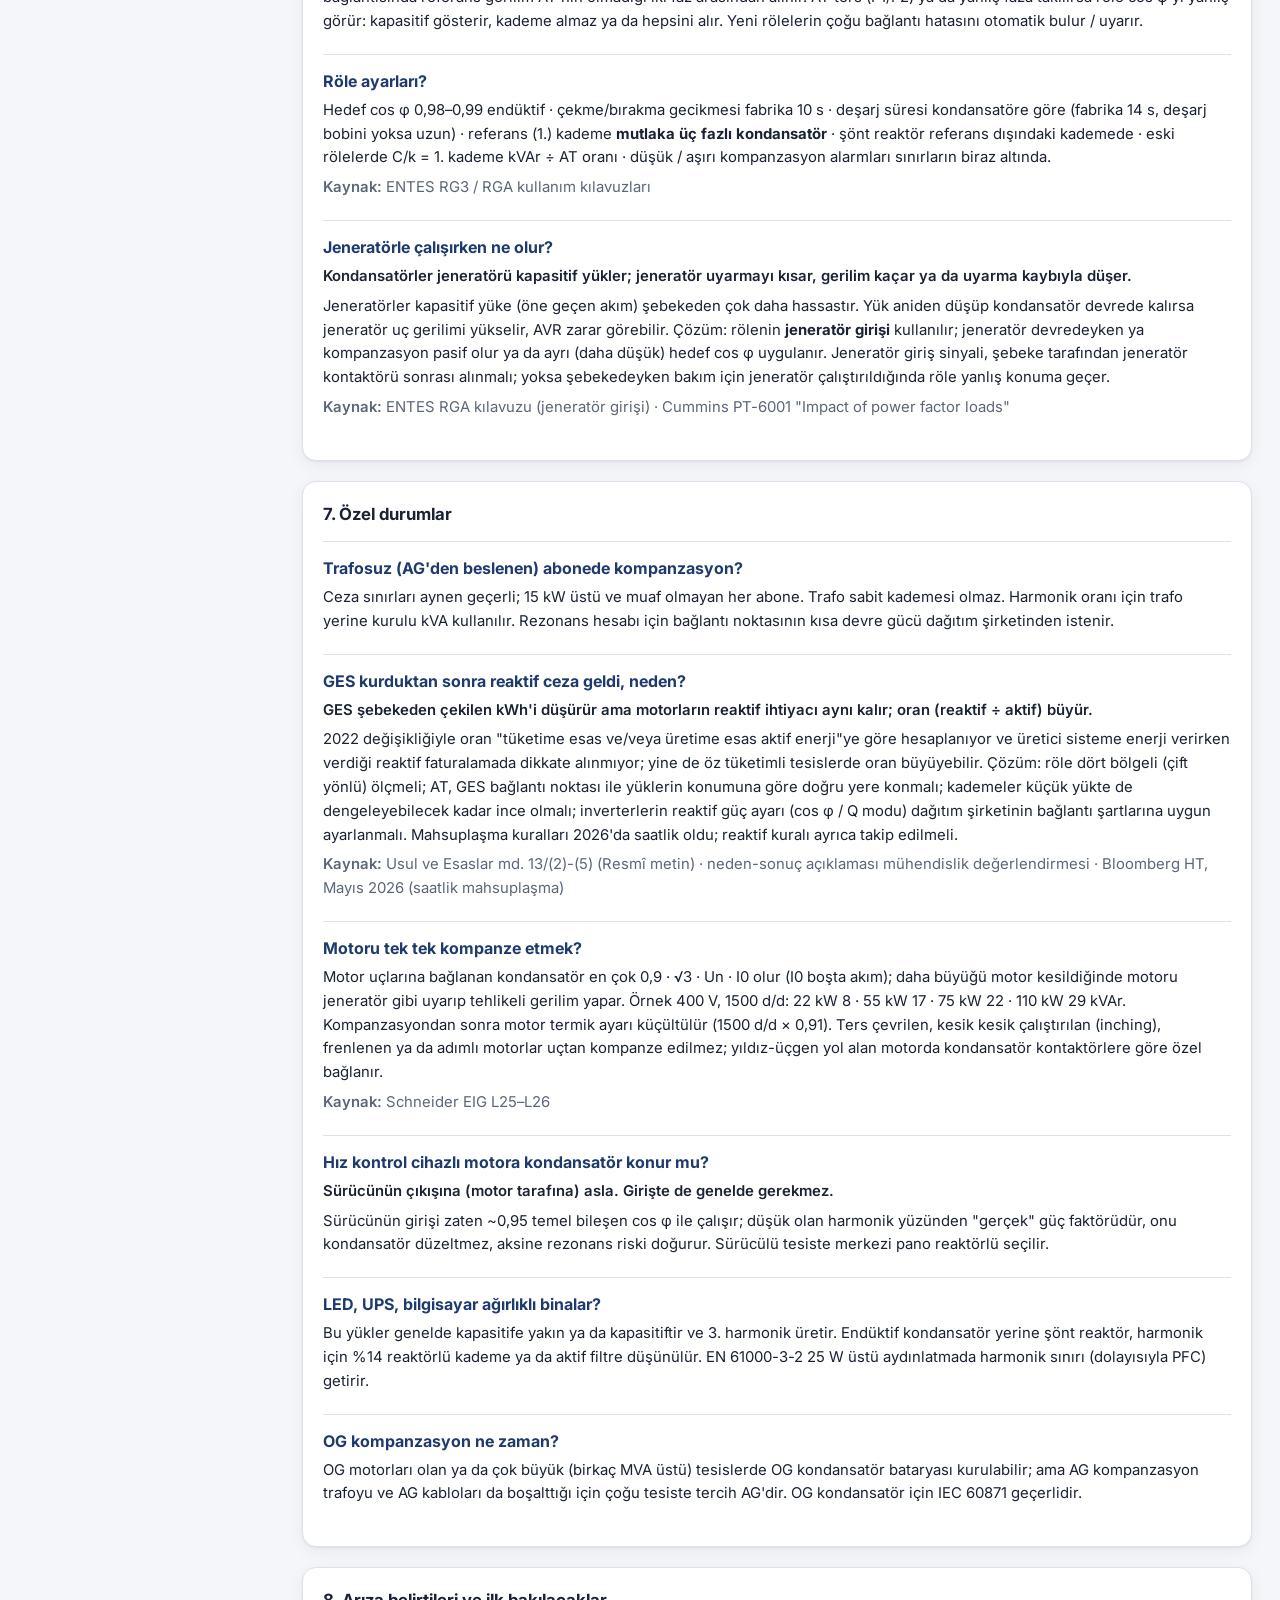
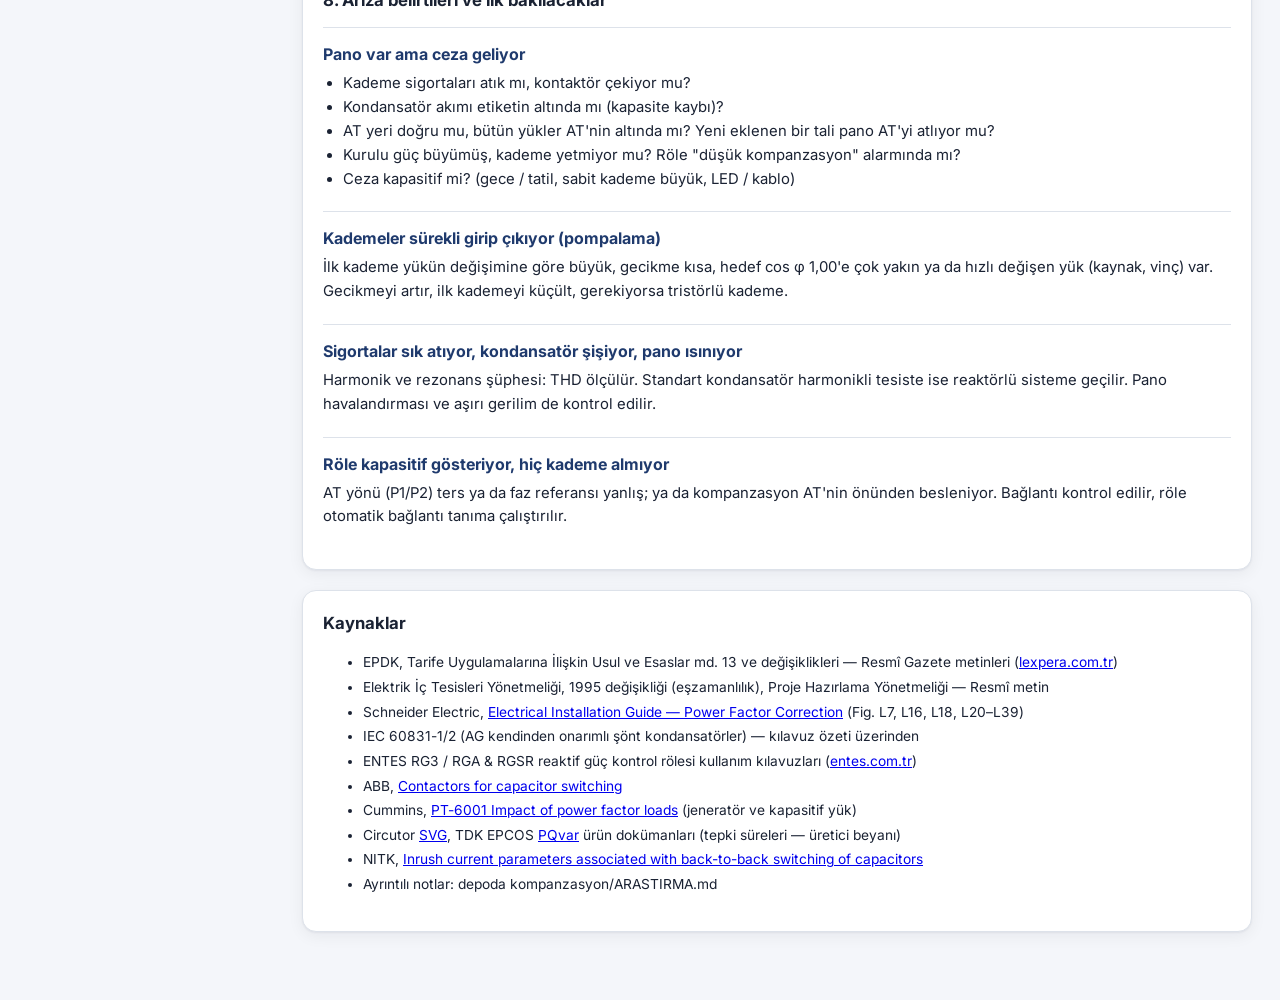
<file: araclar/kompanzasyon-rehber.html>
<!doctype html>
<html lang="tr">
<head>
<meta charset="utf-8">
<meta name="viewport" content="width=device-width, initial-scale=1, viewport-fit=cover">
<title>Kompanzasyon Rehberi</title>
<link rel="stylesheet" href="https://fonts.googleapis.com/css2?family=Inter:wght@400;500;600;700&family=JetBrains+Mono:wght@400;600&display=swap">
<link rel="stylesheet" href="../ortak/stil.css">
<style>
  .rehber { display: grid; grid-template-columns: 250px minmax(0, 1fr); gap: 24px; align-items: start; }
  .icindekiler { position: sticky; top: 16px; font-size: .86rem; }
  .icindekiler a { display: block; padding: 5px 10px; border-radius: 6px; color: var(--yazi); text-decoration: none; }
  .icindekiler a:hover { background: var(--ana-acik); }
  .ezber { display: grid; grid-template-columns: repeat(auto-fill, minmax(210px, 1fr)); gap: 10px; }
  .ezber div { border: 1px solid var(--cizgi); border-radius: 10px; padding: 10px 12px; }
  .ezber b { display: block; font-size: 1.15rem; color: var(--baslik-yazi); font-variant-numeric: tabular-nums; }
  .ezber small { color: var(--soluk); font-size: .8rem; }
  .soru { border-top: 1px solid var(--cizgi); padding: 14px 0; }
  .soru:first-of-type { border-top: 0; padding-top: 4px; }
  .soru h3 { margin: 0 0 6px; font-size: 1rem; color: var(--baslik-yazi); }
  .soru p, .soru li { line-height: 1.6; font-size: .93rem; }
  .soru p { margin: 6px 0; }
  .soru ul { margin: 6px 0; padding-left: 20px; }
  .kisa { font-weight: 600; }
  .kay { font-size: .78rem; color: var(--soluk); }
  .kay::before { content: "Kaynak: "; font-weight: 600; }
  .dikkat { border-left: 3px solid var(--vurgu); background: var(--vurgu-acik); padding: 8px 12px; border-radius: 0 8px 8px 0; font-size: .9rem; }
  code, .f { font-family: "JetBrains Mono", ui-monospace, Consolas, monospace; font-size: .86rem; }
  table.t { font-size: .86rem; margin: 8px 0; width: 100%; } table.t td, table.t th { padding: 5px 10px; white-space: normal; }
  .kaynaklar li { font-size: .86rem; margin: 4px 0; }
  @media (max-width: 900px) { .rehber { grid-template-columns: minmax(0, 1fr); } .icindekiler { position: static; } }
</style>
</head>
<body>
<header class="ust">
  <div class="ust-ic">
    <img class="ust-logo" src="../baglanti-hatti/logo/logo-beyaz.png" alt="AGY Enerji Mühendislik">
    <div class="ust-baslik">
      <h1>Kompanzasyon Rehberi</h1>
      <p>Sorulduğunda kısa ve dayanaklı cevap · mevzuat, hesap, harmonik, pano, röle, saha</p>
    </div>
    <div class="ust-baglar"><a class="ust-geri" href="kompanzasyon.html">Hesap aracı</a><a class="ust-geri" href="../index.html">← Proje İşleri</a></div>
  </div>
</header>

<main class="genis">
<div class="rehber">
  <nav class="kart icindekiler" aria-label="İçindekiler">
    <a href="#ezber">Ezber kartı</a>
    <a href="#temel">1. Temel kavramlar</a>
    <a href="#mevzuat">2. Mevzuat ve ceza</a>
    <a href="#hesap">3. Hesap</a>
    <a href="#harmonik">4. Harmonik ve rezonans</a>
    <a href="#ekipman">5. Pano ekipmanı</a>
    <a href="#role">6. Röle, akım trafosu, devreye alma</a>
    <a href="#ozel">7. Özel durumlar</a>
    <a href="#ariza">8. Arıza belirtileri</a>
    <a href="#kaynak">Kaynaklar</a>
  </nav>

  <div>
  <section class="kart" id="ezber">
    <div class="kart-bas"><h2>Ezber kartı</h2><small>En çok sorulan sayılar</small></div>
    <div class="ezber">
      <div><b>%20 / %15</b><small>50 kVA ve üstü: endüktif / kapasitif sınır (reaktif ÷ aktif)</small></div>
      <div><b>%33 / %20</b><small>50 kVA altı (15 kW üstü): endüktif / kapasitif sınır</small></div>
      <div><b>15 kW</b><small>Kurulu gücü 15 kW'a kadar olan, mesken, aydınlatma, tek faz: muaf</small></div>
      <div><b>cos φ 0,981</b><small>%20 sınırının karşılığı · hedef 0,98–0,99</small></div>
      <div><b>Qc = P(tan φ1 − tan φ2)</b><small>Kondansatör gücü, gerilimden bağımsız</small></div>
      <div><b>%1,8 × Sn</b><small>Trafo boşta reaktifi ≈ sabit kademe (630 kVA → 10 kVAr)</small></div>
      <div><b>%10 / %20 / %50</b><small>Gh/Sn: standart → ağır hizmet → reaktörlü → filtre etüdü</small></div>
      <div><b>%7 → 189 Hz</b><small>Reaktörlü kademe, 480 V kondansatör · %14 → 134 Hz</small></div>
      <div><b>h0 = √(Ssc / Q)</b><small>Paralel rezonans mertebesi · Ssc ≈ Sn / uk</small></div>
      <div><b>3 dk → 75 V</b><small>IEC 60831 deşarj şartı · 1,3 × In sürekli akım</small></div>
      <div><b>1,5 / 1,8 / 1,19</b><small>Koruma ayarı × In: standart / ağır hizmet / %7 reaktörlü</small></div>
      <div><b>%25 motor kW</b><small>Motor bireysel kompanzasyonu için kaba değer</small></div>
    </div>
  </section>

  <section class="kart" id="temel">
    <div class="kart-bas"><h2>1. Temel kavramlar</h2></div>
    <div class="soru"><h3>Reaktif güç nedir, kim çeker?</h3>
      <p class="kisa">İşe dönüşmeyen ama hatta akım olarak dolaşan güçtür; manyetik alan kuran her cihaz çeker.</p>
      <p>Motorlar, trafolar, bobinler ve balastlı deşarj lambaları manyetik alan için reaktif akım çeker. Bu akım bir yarım periyotta alınıp diğerinde geri verilir; ortalama iş yapmaz ama kabloyu, trafoyu ve şebekeyi yükler. Kondansatör tam tersi yönde (kapasitif) reaktif üretir; yükün yanına konunca reaktif ihtiyacı şebeke yerine kondansatörden karşılanır.</p>
      <p class="kay">Schneider EIG, The nature of reactive power; Equipment requiring reactive energy (L6)</p></div>
    <div class="soru"><h3>cos φ ile faturadaki oran arasındaki ilişki?</h3>
      <p class="kisa">Faturadaki oran = reaktif kVArh ÷ aktif kWh = tan φ (dönem ortalaması).</p>
      <p><span class="f">cos φ = 1 / √(1 + oran²)</span>. %20 → cos φ 0,981; %33 → 0,950; %15 kapasitif → 0,989 (kapasitif).</p></div>
    <div class="soru"><h3>Hangi cihazın cos φ'si ne kadar? (pratik değerler)</h3>
      <table class="t"><thead><tr><th>Yük</th><th>cos φ</th></tr></thead><tbody>
        <tr><td>Asenkron motor, yükü %0 / %25 / %50 / %75 / %100</td><td>0,17 / 0,55 / 0,73 / 0,80 / 0,85</td></tr>
        <tr><td>Akkor lamba, rezistanslı ısıtıcı / fırın</td><td>1,0</td></tr>
        <tr><td>Floresan kompanzasyonsuz / kompanzasyonlu</td><td>0,5 / 0,93</td></tr>
        <tr><td>Deşarj lambası (sodyum, metal halide)</td><td>0,4–0,6</td></tr>
        <tr><td>Endüksiyon fırını (kompanzasyonlu), dielektrik ısıtma</td><td>0,85</td></tr>
        <tr><td>Direnç kaynağı / tek fazlı ark kaynağı</td><td>0,8–0,9 / 0,5</td></tr>
        <tr><td>Trafo-doğrultucu kaynak / ark ocağı</td><td>0,7–0,8 / 0,8</td></tr>
      </tbody></table>
      <p><b>Boşta çalışan motor en kötüsüdür</b> (0,17): fabrikada motorların boşta dönmesi cezanın en sık sebebidir. Motor tam yükte gücünün %65–75'i kadar, trafo %5–10'u kadar reaktif çeker.</p>
      <p class="kay">Schneider EIG Fig. L7 "Practical values of power factor"</p></div>
    <div class="soru"><h3>Kompanzasyonun faydası ne? Elektrik tasarrufu sağlar mı?</h3>
      <p class="kisa">Asıl kazanç: ceza ödenmez, kablo ve trafo boşalır. Aktif enerji (kWh) faturası çok az düşer.</p>
      <ul>
        <li>Akım düşer: aynı kW için gereken kesit cos φ 1 / 0,8 / 0,6 / 0,4'te 1 / 1,25 / 1,67 / 2,5 katı.</li>
        <li>Kayıp akımın karesiyle gider: akım %10 azalınca kayıp yaklaşık %20 azalır. Gerilim düşümü de azalır.</li>
        <li>Trafo kapasitesi açılır: ör. 630 kVA trafo, 450 kW (cos 0,8) + 100 kW (cos 0,7) yükü kompanzasyonsuz taşıyamaz; en az ~132 kVAr ile trafo değiştirmeden yetiyor.</li>
      </ul>
      <div class="dikkat">"Kompanzasyon elektriği %30 düşürür" gibi satış iddiaları yanlıştır: kWh'e etkisi yalnız kablo / trafo kayıplarındaki azalmadır. Para cezadan ve kapasiteden kazanılır.</div>
      <p class="kay">Schneider EIG, Why improve the power factor; Compensation to increase the available active power (L18)</p></div>
  </section>

  <section class="kart" id="mevzuat">
    <div class="kart-bas"><h2>2. Mevzuat ve ceza</h2></div>
    <div class="soru"><h3>Reaktif bedeli (ceza) kime uygulanır, sınırlar ne?</h3>
      <ul>
        <li><b>Muaf:</b> mesken, aydınlatma, tek fazlı tüketiciler ve kurulu gücü <b>15 kW'a (dahil)</b> kadar olanlar.</li>
        <li><b>50 kVA altı:</b> endüktif %33, kapasitif %20.</li>
        <li><b>50 kVA ve üstü:</b> endüktif %20, kapasitif %15.</li>
      </ul>
      <p class="kay">EPDK Tarife Uygulamalarına İlişkin Usul ve Esaslar md. 13 (Kurul kararı 28.04.2022/10961, RG 30.04.2022/31825) — Resmî metin</p></div>
    <div class="soru"><h3>Sınır aşılınca ne kadar ödenir?</h3>
      <ul>
        <li>Yalnız aşan kısım değil, <b>ölçülen reaktifin tamamı</b> × reaktif birim bedeli.</li>
        <li>İki sınır birden aşılırsa en yüksek kaydeden reaktif sayacın tamamı.</li>
        <li>Bir takvim yılındaki <b>ilk ihlal affedilir</b> (faturada gösterilir, aynı faturada düşülür); sonrakiler ödenir.</li>
        <li>35 günü aşan okumada bedel 35 günle sınırlı.</li>
        <li>Kullanıcı kusuruyla iki reaktif sayaç da sıfır yazarsa aktif enerjinin 0,90 katı reaktif üzerinden fatura edilir.</li>
      </ul>
      <p class="kay">Usul ve Esaslar md. 13 (Resmî metin)</p></div>
    <div class="soru"><h3>Kompanzasyon zorunlu mu? Hedef değer ne?</h3>
      <p class="kisa">50 kVA ve üstü tesiste zorunlu; cos φ 0,95 ile 1,00 arasına getirilir. Pratikte 0,98–0,99 hedeflenir.</p>
      <p>İç Tesisler Yönetmeliği md. 51/m, AG kompanzasyonu "Güç Faktörünün İyileştirilmesi İle İlgili Tebliğ"e bağlar. Tebliğ: 50 kVA ve üstü zorunlu, hedef 0,95–1,00, önce yerinde (bireysel) kompanzasyon. 0,95 tebliği karşılar ama %20 sınırı için 0,981 gerekir; bu yüzden 0,99 seçilir. 1,00 seçilmez çünkü küçük yük düşüşünde kapasitife geçilir.</p>
      <p>İç Tesisler Yönetmeliği ayrıca deşarj lambası, klima, motor gibi cihazlarda güç katsayısının en az 0,90 olacak şekilde yerel kompanzasyon yapılmasını ister.</p>
      <p class="kay">İç Tesisler Yön. md. 51/m (Resmî) · Tebliğ RG 01.12.1988/20006 (ikincil kaynak) · İç Tesisler Yön. 1995 değişikliği (RG 22479)</p></div>
    <div class="soru"><h3>Projede kompanzasyon için neler istenir?</h3>
      <p>Uygulama projesinde: (i) kompanzasyon hesabı, (ii) harmonikli yükler için toplam yük akımı hesabı, (iii) rezonans frekansı hesabı ve reaktör / kapasitör oranı, (iv) kompanzasyon panosu tek hat şeması, (v) kondansatör ve pano yerleşim planı, kesit ve görünüşleri, (vi) kablo güzergâhlarında elektromanyetik uyumluluk açısından kritik devreler ve uyarılar. Araç (i)–(iv)'ü veriyor; (v) yerleşim / görünüş ve (vi) EMU notları projede ayrıca çizilir / yazılır (kompanzasyon kabloları, AT sekonder ve röle kumanda kabloları güç kablolarından ayrı güzergâhta).</p>
      <p class="kay">Elektrik İç Tesisleri Proje Hazırlama Yönetmeliği, uygulama projesi kapsamı (Resmî)</p></div>
    <div class="soru"><h3>Sayaçta hangi değerlere bakılır?</h3>
      <p>Yaygın OBIS kodları: <span class="f">1.8.0</span> çekilen aktif, <span class="f">5.8.0</span> endüktif reaktif, <span class="f">8.8.0</span> kapasitif reaktif. İki okuma arası fark × sayaç çarpanı alınır, oran hesaplanır. Sayaç markasına göre ekran kodları değişebilir.</p>
      <p class="kay">İkincil kaynak (kompanzasyonpanosu.com); IEC 62056 OBIS dörtlü bölge tanımı</p></div>
    <div class="soru"><h3>Kapasitif ceza neden gelir?</h3>
      <p>Tesis yükü düştüğünde devrede kalan kondansatör, uzun yeraltı kabloları, LED sürücüleri, UPS ve bilgisayar güç kaynakları kapasitif reaktif verir. Gece, hafta sonu ve tatilde tesis boşken röle kademe çıkarsa bile sabit kademe ve kablo kapasitesi kalır. Çözüm: sabit kademeyi küçültmek, ilk kademeyi küçük seçmek, <b>şönt reaktör</b> kademesi eklemek.</p></div>
  </section>

  <section class="kart" id="hesap">
    <div class="kart-bas"><h2>3. Hesap</h2></div>
    <div class="soru"><h3>Yeni tesiste (henüz fatura yok) nasıl hesaplanır?</h3>
      <p>Yük listesi yapılır: her grup için kurulu kW × eşzamanlılık = talep P; Q = P · tan φ. Toplam P ve Q'dan cos φ1 bulunur, Qc = P(tan φ1 − tan φ2). Yük grupları bilinmiyorsa cos φ1 = 0,80 kabul edilir.</p>
      <p>İç Tesisler Yönetmeliği eşzamanlılıkları: priz ilk 10 kVA %100, kalanı %50 · mekanik tesisat %100 · mutfak %70 · aydınlatma genelde %100 (hastane ilk 50 kVA %40 kalan %20; otel ilk 20 kVA %50, 20–100 kVA %40, kalan %30; depo ilk 12,5 kVA %100 kalan %50) · asansör büro/otel %100, okul/hastane %85, konut/diğer %55 · konut dairesi ilk 8 kW %60 kalan %40, bina 3–5 daire %45 … 62+ daire %23.</p>
      <p class="kay">Elektrik İç Tesisleri Yönetmeliği 1995 değişikliği (RG 22479) · Schneider EIG L7</p></div>
    <div class="soru"><h3>Mevcut tesiste nasıl hesaplanır?</h3>
      <p><b>Faturadan:</b> en yüklü ay seçilir; P = kWh ÷ yüklü çalışma saati, tan φ1 = kVArh ÷ kWh. Kaba yol: Qc ≈ endüktif kVArh ÷ saat. <b>Analizörden:</b> en ağır yük anındaki P ve Q okunur. Ölçüm en güvenilir yoldur; harmonik (THD) de aynı ölçümde görülür.</p>
      <p class="kay">Schneider EIG L "How to determine the optimum level of compensation"</p></div>
    <div class="soru"><h3>Trafo için ayrıca kondansatör gerekir mi?</h3>
      <p>OG'den ölçülen (trafosu kendine ait) tesiste trafonun reaktifi de sayaçtan geçer. Mıknatıslanma (boşta) reaktifi yükten bağımsız ≈ %1,8 Sn; bunu sabit (sürekli devrede) kademe karşılar ve aşağı yuvarlanır. Kaçak reaktansın reaktifi yükün karesiyle artar (tam yükte ≈ uk × Sn); onu otomatik kademeler karşılar. Tablo (kVAr, boşta / tam): 250: 5,3/14,7 · 400: 7,6/22,9 · 630: 11,3/35,7 · 1000: 23,9/72,4 · 1600: 31,9/126.</p>
      <p class="kay">Schneider EIG L20–L22</p></div>
    <div class="soru"><h3>Kaç kademe, hangi düzen?</h3>
      <p>Pratikte 6–18 kademe. İlk kademe en küçük yükün yaklaşık %25'inden küçük olmalı (gece kapasitife geçmesin). Bir kademe kendinden önceki kademelerin toplamını aşmamalı. 1-2-2-2 düzeni ayarlanabilir basamak sayısını katlar; 1-2-4-8 en çok basamağı verir ama büyük kademeler daha sık anahtarlanır. Tek kademe pratikte 50 kVAr'ı geçmez (kontaktör ve ani akım).</p>
      <p class="kay">ENTES RG3 / RGA kılavuzları · akademik kademe çalışmaları</p></div>
    <div class="soru"><h3>Neden %10–20 yedek pay?</h3>
      <p>Kondansatör zamanla kapasite kaybeder, tesis büyür, ölçüm bir anı gösterir. Ayrıca röledeki boş çıkışlar sonradan kademe eklemek içindir.</p></div>
  </section>

  <section class="kart" id="harmonik">
    <div class="kart-bas"><h2>4. Harmonik ve rezonans</h2></div>
    <div class="soru"><h3>Harmonik nedir, kaynağı ne?</h3>
      <p>Sinüs olmayan akım çeken (doğrusal olmayan) yüklerin ürettiği 50 Hz'in katı frekanslı akımlar. Üç fazlı sürücü / UPS / doğrultucu 5., 7., 11., 13. harmonik; tek fazlı elektronik (bilgisayar, LED sürücü) 3. harmonik üretir.</p></div>
    <div class="soru"><h3>Kondansatör harmonikte neden sorun çıkarır?</h3>
      <p class="kisa">Kondansatörün empedansı frekansla düşer, şebeke endüktansıyla birlikte bir frekansta paralel rezonans yapar.</p>
      <p><span class="f">h0 = √(Ssc / Q)</span>; trafo beslemede Ssc ≈ Sn / uk. Örnek: 630 kVA, uk %6 → Ssc ≈ 10,5 MVA; Q = 350 kVAr → h0 ≈ 5,5 (275 Hz), 5. harmoniğe çok yakın: harmonik akım ve gerilim büyür, kondansatör ısınır, sigorta atar, ömrü kısalır. Kademeli bataryada devredeki güç değiştikçe h0 da değişir; araç her birleşimi tek tek kontrol eder.</p>
      <p class="kay">Schneider EIG, Risk of resonance due to power-system harmonics</p></div>
    <div class="soru"><h3>"Harmonikli toplam yük akımı" nasıl hesaplanır?</h3>
      <p><span class="f">Irms = I1 · √(1 + THDi²)</span>. I1 tesisin temel bileşen (50 Hz) akımı; harmonik akım ≈ harmonik yüklerin akımı × THDi. Örnek: THDi %40 → akım 1,08 katı. Hız kontrol cihazında THDi DC şoklu / hat reaktörlü ≈ %30–40, şoksuz %80–115 (üretici değerleri). Ana şalter, kablo ve trafo bu toplam akıma göre kontrol edilir; nötr iletkeninde 3. harmonik toplandığı için tek fazlı elektronik yük ağırlıklı tesiste nötr ayrıca kontrol edilir.</p>
      <p class="kay">Schneider EIG, Definition of harmonics / THD · Fuji Electric ve ABB sürücü harmonik kılavuzları</p></div>
    <div class="soru"><h3>Ne zaman standart, ne zaman reaktörlü?</h3>
      <p>Gh = harmonik üreten yüklerin toplam kVA'sı, Sn = trafo gücü: Gh ≤ %10 Sn standart · %10–20 ağır hizmet (%10 yüksek gerilimli) · %20–50 reaktörlü (detuned) · %50 üstü harmonik etüdü / filtre. Trafosuz AG abonesinde araç Sn yerine kurulu kVA'yı kullanır (daha temkinli).</p>
      <p class="kay">Schneider EIG L33–L34</p></div>
    <div class="soru"><h3>%7 mi %14 mü? Neden 480 V kondansatör?</h3>
      <p>Reaktör oranı p ayar frekansını belirler: fr = 50 / √p → %5,7: 210 Hz, %7: 189 Hz, %14: 134 Hz. 5. harmonik (250 Hz) baskınsa %7; 3. harmonik (150 Hz) varsa %14. Seri reaktör kondansatör gerilimini U / (1 − p) kadar yükseltir: 400 / 0,93 ≈ 430 V, harmoniklerle daha da artar; bu yüzden 480 V kondansatör konur. Net güç = etiket × (400/480)² / (1 − p) ≈ 0,75 × etiket.</p>
      <p class="kay">Schneider EIG L29–L33 · EMO örneği</p></div>
    <div class="soru"><h3>Reaktörlü kompanzasyon harmonikleri yok eder mi?</h3>
      <p>Hayır. Detuned (ayarlı olmayan) reaktör rezonansı engeller ve kondansatörü korur; harmoniği az da olsa süzer ama asıl amacı filtre değildir. Harmoniği gerçekten azaltmak için pasif (ayarlı) filtre ya da aktif filtre gerekir.</p></div>
    <div class="soru"><h3>Aktif filtre, SVG, tristörlü kompanzasyon ne zaman?</h3>
      <ul>
        <li><b>Kontaktörlü pano:</b> ucuz; kademe arası onlarca saniye (deşarj + gecikme). Yavaş değişen yükler için.</li>
        <li><b>Tristörlü (statik) kompanzasyon:</b> kondansatörleri ani akımsız, periyot mertebesinde anahtarlar. Punto kaynak, vinç, asansör, pres gibi hızlı değişen yükler.</li>
        <li><b>SVG (statik VAr jeneratörü):</b> IGBT eviriciyle reaktifi kademesiz, iki yönde (endüktif / kapasitif) üretir; tepki ~5–20 ms; rezonans yapmaz, dengesiz yükü dengeleyebilir. Pahalı; çoğu zaman kondansatörle karma (hibrit) kullanılır.</li>
        <li><b>Aktif harmonik filtre:</b> harmonik akımı ölçüp tersini basar; Gh/Sn %50'yi aşan tesislerde.</li>
      </ul>
      <p class="kay">Üretici dokümanları: Circutor SVG (&lt;20 ms), TDK EPCOS PQvar (&lt;15 ms) — üretici beyanı</p></div>
  </section>

  <section class="kart" id="ekipman">
    <div class="kart-bas"><h2>5. Pano ekipmanı</h2></div>
    <div class="soru"><h3>Neden normal kontaktör değil kompanzasyon kontaktörü?</h3>
      <p>Boş kondansatör devreye girerken kısa devre gibi davranır; diğer kademeler devredeyken (back-to-back) ani akım kademe anma akımının <b>100 katına</b> çıkabilir. Kompanzasyon kontaktöründe ön temaslı sönümleme dirençleri bu tepeyi keser. Normal kontaktörün kontakları yapışır, kondansatör zarar görür. Kategori AC-6b; seçim kademe kVAr'ına göre.</p>
      <p class="kay">ABB kondansatör anahtarlama kontaktörleri kataloğu · IEC 60831-1 ani akım sınırı (NITK çalışması)</p></div>
    <div class="soru"><h3>Kondansatörün standart özellikleri?</h3>
      <ul>
        <li>Kapasite toleransı −%5/+%10 (≤100 kVAr).</li>
        <li>Sürekli akım 1,3 × In; gerilim 1,1 × Un günde 8 saat, 1,15 × Un 30 dk, 1,2 × Un 5 dk, 1,3 × Un 1 dk.</li>
        <li><b>Deşarj: 3 dakika içinde 75 V'a.</b> Röle deşarj süresi bundan kısa olmamalı (deşarj bobini yoksa); yüklü kondansatöre kapama 3 kata varan gerilim darbesi yapar.</li>
        <li>Kendi kendini onaran (self-healing) film; iç arızada basınçla ayrılan güvenlik düzeni (kapak şişer, bağlantı kopar).</li>
        <li>Sıcaklık sınıfı ör. −25/D: en yüksek 55 °C, 24 saat ortalaması 45 °C, yıllık ortalama 35 °C. Pano içinde fan / termostat şart; ömür sıcaklıkla hızla kısalır.</li>
      </ul>
      <p class="kay">IEC 60831-1/2, Schneider EIG Fig. L37 · üretici veri sayfaları (sıcaklık sınıfları)</p></div>
    <div class="soru"><h3>Sigorta / şalter ve kablo nasıl seçilir?</h3>
      <p>In = Q / (√3 · U); 400 V'ta 1 kVAr ≈ 1,44 A. Aşırı yük ayarı = In × katsayı: standart 1,5, ağır hizmet 1,8, %5,7 reaktörlü 1,31, %7 reaktörlü 1,19, %14 reaktörlü 1,12. Kısa devre ayarı ≈ 10 × In. Kablo 1,3–1,5 × In'e göre (ör. 50 kVAr: Cu 16 mm²; 100 kVAr: Cu 50 mm²).</p>
      <p class="kay">Schneider EIG L38–L39</p></div>
    <div class="soru"><h3>Kondansatör ne zaman değiştirilir? Bakımda ne yapılır?</h3>
      <p>Pens ampermetreyle her kademenin üç faz akımı ölçülür ve etiket akımıyla karşılaştırılır; fazlar arasında belirgin fark ya da etiketten belirgin düşük akım kapasite kaybıdır. Şişmiş kapak, yanık sigorta, ısınmış kontaktör, fan ve filtre kontrol edilir. Değişim eşiği üretici kataloğuna göre belirlenir; standartta tek bir yüzde bulamadım, sahada genelde %10 civarı kayıp değişim için yeterli sebep sayılır (doğrulanmamış uygulama bilgisi).</p></div>
  </section>

  <section class="kart" id="role">
    <div class="kart-bas"><h2>6. Röle, akım trafosu, devreye alma</h2></div>
    <div class="soru"><h3>Akım trafosu nereye takılır?</h3>
      <p class="kisa">Ana şalterden hemen sonra; tesisin bütün yükleri <i>ve</i> kompanzasyon panosu AT'nin altında kalacak şekilde.</p>
      <p>Kompanzasyon panosu AT'nin önünden (şebeke tarafından) beslenirse röle kondansatörün etkisini göremez: sürekli kademe ekler, tesis kapasitife geçer. Bir yük grubu AT'yi atlarsa onun reaktifi görülmez, ceza devam eder. AT sınıf 1, en az 5 VA; röleye ayrı AT kullanmak hatayı azaltır. AT sekonderi asla açık bırakılmaz (yüksek gerilim çıkar); sekondere seri bağlı ampermetre devreyi bozarsa röle kör kalır.</p>
      <p class="kay">ENTES kılavuzları · EMO yayınları</p></div>
    <div class="soru"><h3>Faz eşleşmesi neden önemli?</h3>
      <p>Tek AT'li rölede ölçüm, AT'nin bulunduğu faz akımı ile doğru gerilim referansı arasındaki açıya göre yapılır. Üç fazlı röle bağlantısında referans gerilim AT'nin olmadığı iki faz arasından alınır. AT ters (P1/P2) ya da yanlış faza takılırsa röle cos φ'yi yanlış görür: kapasitif gösterir, kademe almaz ya da hepsini alır. Yeni rölelerin çoğu bağlantı hatasını otomatik bulur / uyarır.</p></div>
    <div class="soru"><h3>Röle ayarları?</h3>
      <p>Hedef cos φ 0,98–0,99 endüktif · çekme/bırakma gecikmesi fabrika 10 s · deşarj süresi kondansatöre göre (fabrika 14 s, deşarj bobini yoksa uzun) · referans (1.) kademe <b>mutlaka üç fazlı kondansatör</b> · şönt reaktör referans dışındaki kademede · eski rölelerde C/k = 1. kademe kVAr ÷ AT oranı · düşük / aşırı kompanzasyon alarmları sınırların biraz altında.</p>
      <p class="kay">ENTES RG3 / RGA kullanım kılavuzları</p></div>
    <div class="soru"><h3>Jeneratörle çalışırken ne olur?</h3>
      <p class="kisa">Kondansatörler jeneratörü kapasitif yükler; jeneratör uyarmayı kısar, gerilim kaçar ya da uyarma kaybıyla düşer.</p>
      <p>Jeneratörler kapasitif yüke (öne geçen akım) şebekeden çok daha hassastır. Yük aniden düşüp kondansatör devrede kalırsa jeneratör uç gerilimi yükselir, AVR zarar görebilir. Çözüm: rölenin <b>jeneratör girişi</b> kullanılır; jeneratör devredeyken ya kompanzasyon pasif olur ya da ayrı (daha düşük) hedef cos φ uygulanır. Jeneratör giriş sinyali, şebeke tarafından jeneratör kontaktörü sonrası alınmalı; yoksa şebekedeyken bakım için jeneratör çalıştırıldığında röle yanlış konuma geçer.</p>
      <p class="kay">ENTES RGA kılavuzu (jeneratör girişi) · Cummins PT-6001 "Impact of power factor loads"</p></div>
  </section>

  <section class="kart" id="ozel">
    <div class="kart-bas"><h2>7. Özel durumlar</h2></div>
    <div class="soru"><h3>Trafosuz (AG'den beslenen) abonede kompanzasyon?</h3>
      <p>Ceza sınırları aynen geçerli; 15 kW üstü ve muaf olmayan her abone. Trafo sabit kademesi olmaz. Harmonik oranı için trafo yerine kurulu kVA kullanılır. Rezonans hesabı için bağlantı noktasının kısa devre gücü dağıtım şirketinden istenir.</p></div>
    <div class="soru"><h3>GES kurduktan sonra reaktif ceza geldi, neden?</h3>
      <p class="kisa">GES şebekeden çekilen kWh'i düşürür ama motorların reaktif ihtiyacı aynı kalır; oran (reaktif ÷ aktif) büyür.</p>
      <p>2022 değişikliğiyle oran "tüketime esas ve/veya üretime esas aktif enerji"ye göre hesaplanıyor ve üretici sisteme enerji verirken verdiği reaktif faturalamada dikkate alınmıyor; yine de öz tüketimli tesislerde oran büyüyebilir. Çözüm: röle dört bölgeli (çift yönlü) ölçmeli; AT, GES bağlantı noktası ile yüklerin konumuna göre doğru yere konmalı; kademeler küçük yükte de dengeleyebilecek kadar ince olmalı; inverterlerin reaktif güç ayarı (cos φ / Q modu) dağıtım şirketinin bağlantı şartlarına uygun ayarlanmalı. Mahsuplaşma kuralları 2026'da saatlik oldu; reaktif kuralı ayrıca takip edilmeli.</p>
      <p class="kay">Usul ve Esaslar md. 13/(2)-(5) (Resmî metin) · neden-sonuç açıklaması mühendislik değerlendirmesi · Bloomberg HT, Mayıs 2026 (saatlik mahsuplaşma)</p></div>
    <div class="soru"><h3>Motoru tek tek kompanze etmek?</h3>
      <p>Motor uçlarına bağlanan kondansatör en çok 0,9 · √3 · Un · I0 olur (I0 boşta akım); daha büyüğü motor kesildiğinde motoru jeneratör gibi uyarıp tehlikeli gerilim yapar. Örnek 400 V, 1500 d/d: 22 kW 8 · 55 kW 17 · 75 kW 22 · 110 kW 29 kVAr. Kompanzasyondan sonra motor termik ayarı küçültülür (1500 d/d × 0,91). Ters çevrilen, kesik kesik çalıştırılan (inching), frenlenen ya da adımlı motorlar uçtan kompanze edilmez; yıldız-üçgen yol alan motorda kondansatör kontaktörlere göre özel bağlanır.</p>
      <p class="kay">Schneider EIG L25–L26</p></div>
    <div class="soru"><h3>Hız kontrol cihazlı motora kondansatör konur mu?</h3>
      <p class="kisa">Sürücünün çıkışına (motor tarafına) asla. Girişte de genelde gerekmez.</p>
      <p>Sürücünün girişi zaten ~0,95 temel bileşen cos φ ile çalışır; düşük olan harmonik yüzünden "gerçek" güç faktörüdür, onu kondansatör düzeltmez, aksine rezonans riski doğurur. Sürücülü tesiste merkezi pano reaktörlü seçilir.</p></div>
    <div class="soru"><h3>LED, UPS, bilgisayar ağırlıklı binalar?</h3>
      <p>Bu yükler genelde kapasitife yakın ya da kapasitiftir ve 3. harmonik üretir. Endüktif kondansatör yerine şönt reaktör, harmonik için %14 reaktörlü kademe ya da aktif filtre düşünülür. EN 61000-3-2 25 W üstü aydınlatmada harmonik sınırı (dolayısıyla PFC) getirir.</p></div>
    <div class="soru"><h3>OG kompanzasyon ne zaman?</h3>
      <p>OG motorları olan ya da çok büyük (birkaç MVA üstü) tesislerde OG kondansatör bataryası kurulabilir; ama AG kompanzasyon trafoyu ve AG kabloları da boşalttığı için çoğu tesiste tercih AG'dir. OG kondansatör için IEC 60871 geçerlidir.</p></div>
  </section>

  <section class="kart" id="ariza">
    <div class="kart-bas"><h2>8. Arıza belirtileri ve ilk bakılacaklar</h2></div>
    <div class="soru"><h3>Pano var ama ceza geliyor</h3>
      <ul><li>Kademe sigortaları atık mı, kontaktör çekiyor mu?</li><li>Kondansatör akımı etiketin altında mı (kapasite kaybı)?</li><li>AT yeri doğru mu, bütün yükler AT'nin altında mı? Yeni eklenen bir tali pano AT'yi atlıyor mu?</li><li>Kurulu güç büyümüş, kademe yetmiyor mu? Röle "düşük kompanzasyon" alarmında mı?</li><li>Ceza kapasitif mi? (gece / tatil, sabit kademe büyük, LED / kablo)</li></ul></div>
    <div class="soru"><h3>Kademeler sürekli girip çıkıyor (pompalama)</h3>
      <p>İlk kademe yükün değişimine göre büyük, gecikme kısa, hedef cos φ 1,00'e çok yakın ya da hızlı değişen yük (kaynak, vinç) var. Gecikmeyi artır, ilk kademeyi küçült, gerekiyorsa tristörlü kademe.</p></div>
    <div class="soru"><h3>Sigortalar sık atıyor, kondansatör şişiyor, pano ısınıyor</h3>
      <p>Harmonik ve rezonans şüphesi: THD ölçülür. Standart kondansatör harmonikli tesiste ise reaktörlü sisteme geçilir. Pano havalandırması ve aşırı gerilim de kontrol edilir.</p></div>
    <div class="soru"><h3>Röle kapasitif gösteriyor, hiç kademe almıyor</h3>
      <p>AT yönü (P1/P2) ters ya da faz referansı yanlış; ya da kompanzasyon AT'nin önünden besleniyor. Bağlantı kontrol edilir, röle otomatik bağlantı tanıma çalıştırılır.</p></div>
  </section>

  <section class="kart" id="kaynak">
    <div class="kart-bas"><h2>Kaynaklar</h2></div>
    <ul class="kaynaklar">
      <li>EPDK, Tarife Uygulamalarına İlişkin Usul ve Esaslar md. 13 ve değişiklikleri — Resmî Gazete metinleri (<a href="https://www.lexpera.com.tr" target="_blank" rel="noopener">lexpera.com.tr</a>)</li>
      <li>Elektrik İç Tesisleri Yönetmeliği, 1995 değişikliği (eşzamanlılık), Proje Hazırlama Yönetmeliği — Resmî metin</li>
      <li>Schneider Electric, <a href="https://www.electrical-installation.org/enwiki/Power_factor_correction" target="_blank" rel="noopener">Electrical Installation Guide — Power Factor Correction</a> (Fig. L7, L16, L18, L20–L39)</li>
      <li>IEC 60831-1/2 (AG kendinden onarımlı şönt kondansatörler) — kılavuz özeti üzerinden</li>
      <li>ENTES RG3 / RGA &amp; RGSR reaktif güç kontrol rölesi kullanım kılavuzları (<a href="https://www.entes.com.tr" target="_blank" rel="noopener">entes.com.tr</a>)</li>
      <li>ABB, <a href="https://library.e.abb.com/public/ada5d05647748834c1257bcf003aa307/1SBC101140C0203%20ContactorsCapacitorSwitching_BR.pdf" target="_blank" rel="noopener">Contactors for capacitor switching</a></li>
      <li>Cummins, <a href="https://incal.cummins.com/www/literature/technicalpapers/PT-6001-ImpactofPowerFactorLoads-en.pdf" target="_blank" rel="noopener">PT-6001 Impact of power factor loads</a> (jeneratör ve kapasitif yük)</li>
      <li>Circutor <a href="https://circutor.com/docs/DP_SVG_EN.pdf" target="_blank" rel="noopener">SVG</a>, TDK EPCOS <a href="https://en.tdk.eu/download/2206558/8c3dfad11cdfdd8fc9bf7cc73c693c74/pfc-pqvar-pb.pdf" target="_blank" rel="noopener">PQvar</a> ürün dokümanları (tepki süreleri — üretici beyanı)</li>
      <li>NITK, <a href="https://idr.nitk.ac.in/handle/123456789/11715" target="_blank" rel="noopener">Inrush current parameters associated with back-to-back switching of capacitors</a></li>
      <li>Ayrıntılı notlar: depoda kompanzasyon/ARASTIRMA.md</li>
    </ul>
  </section>
  </div>
</div>
</main>
</body>
</html>
</file>
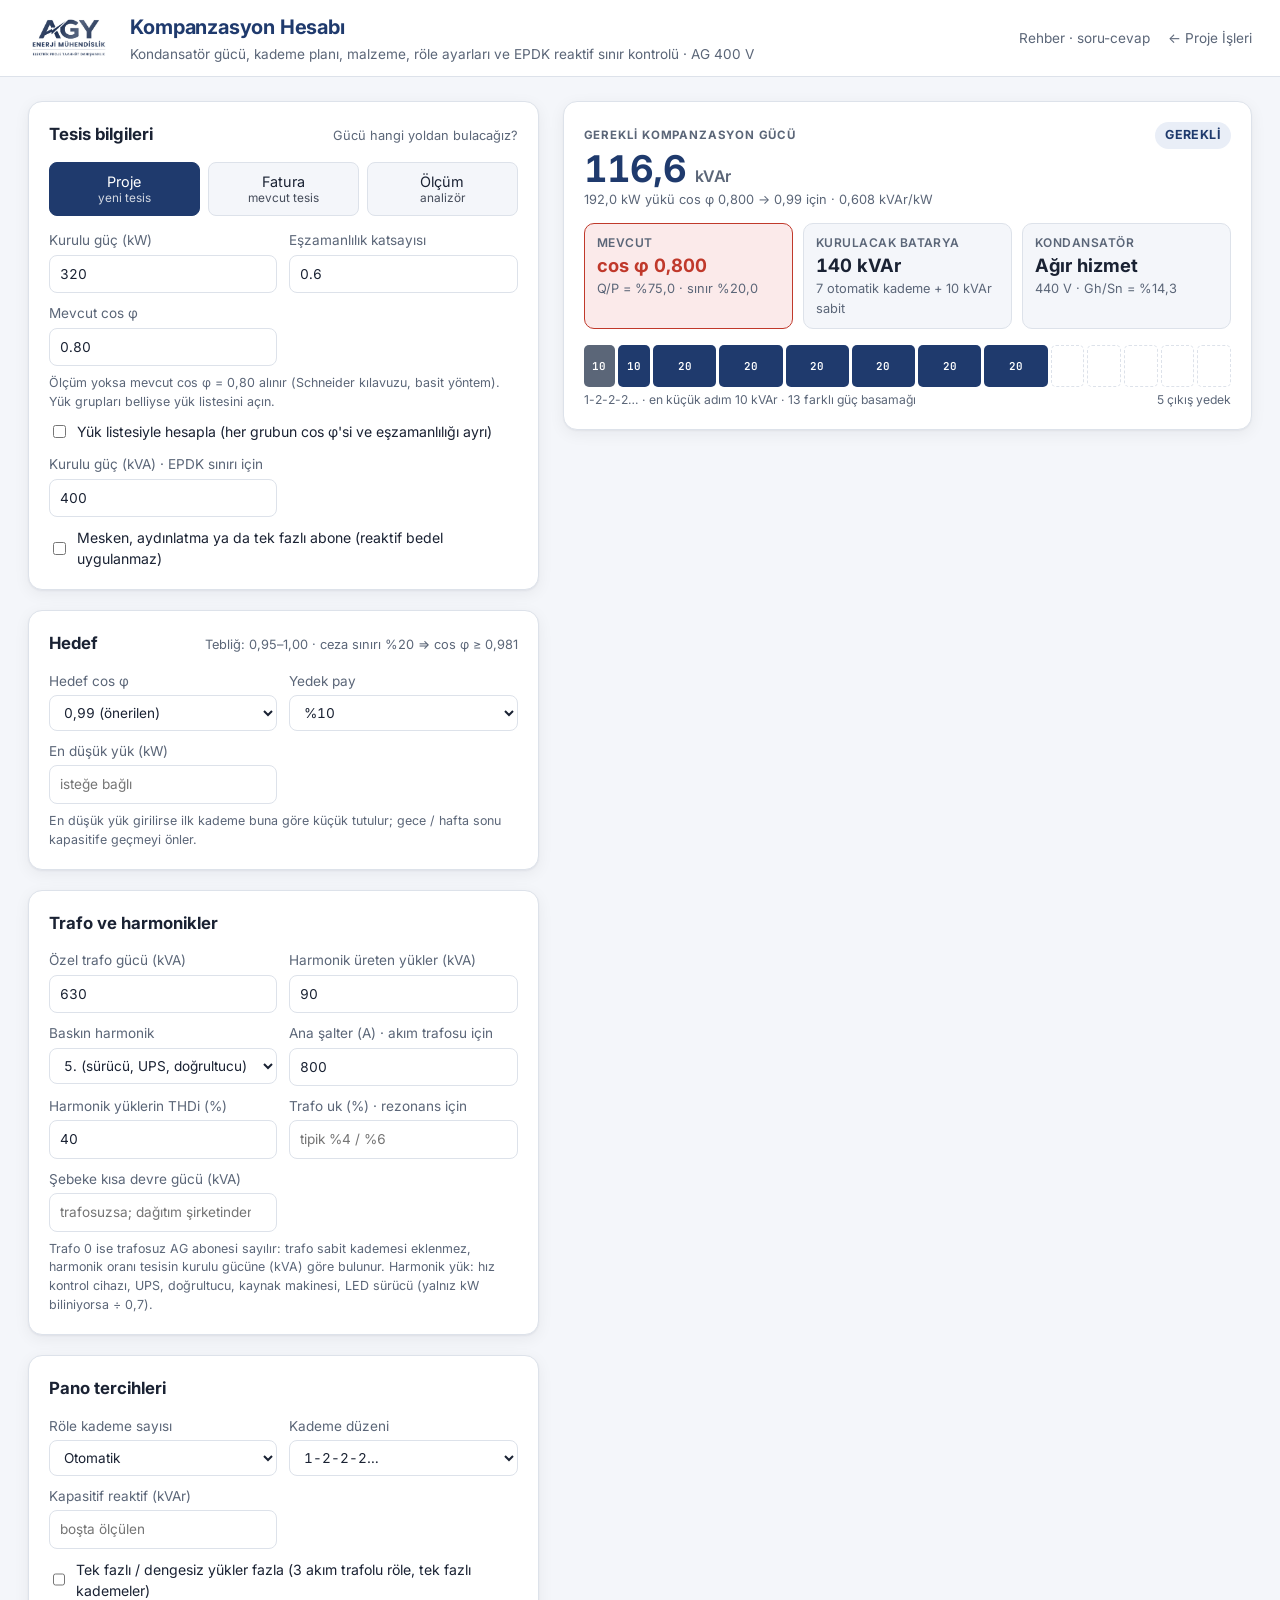
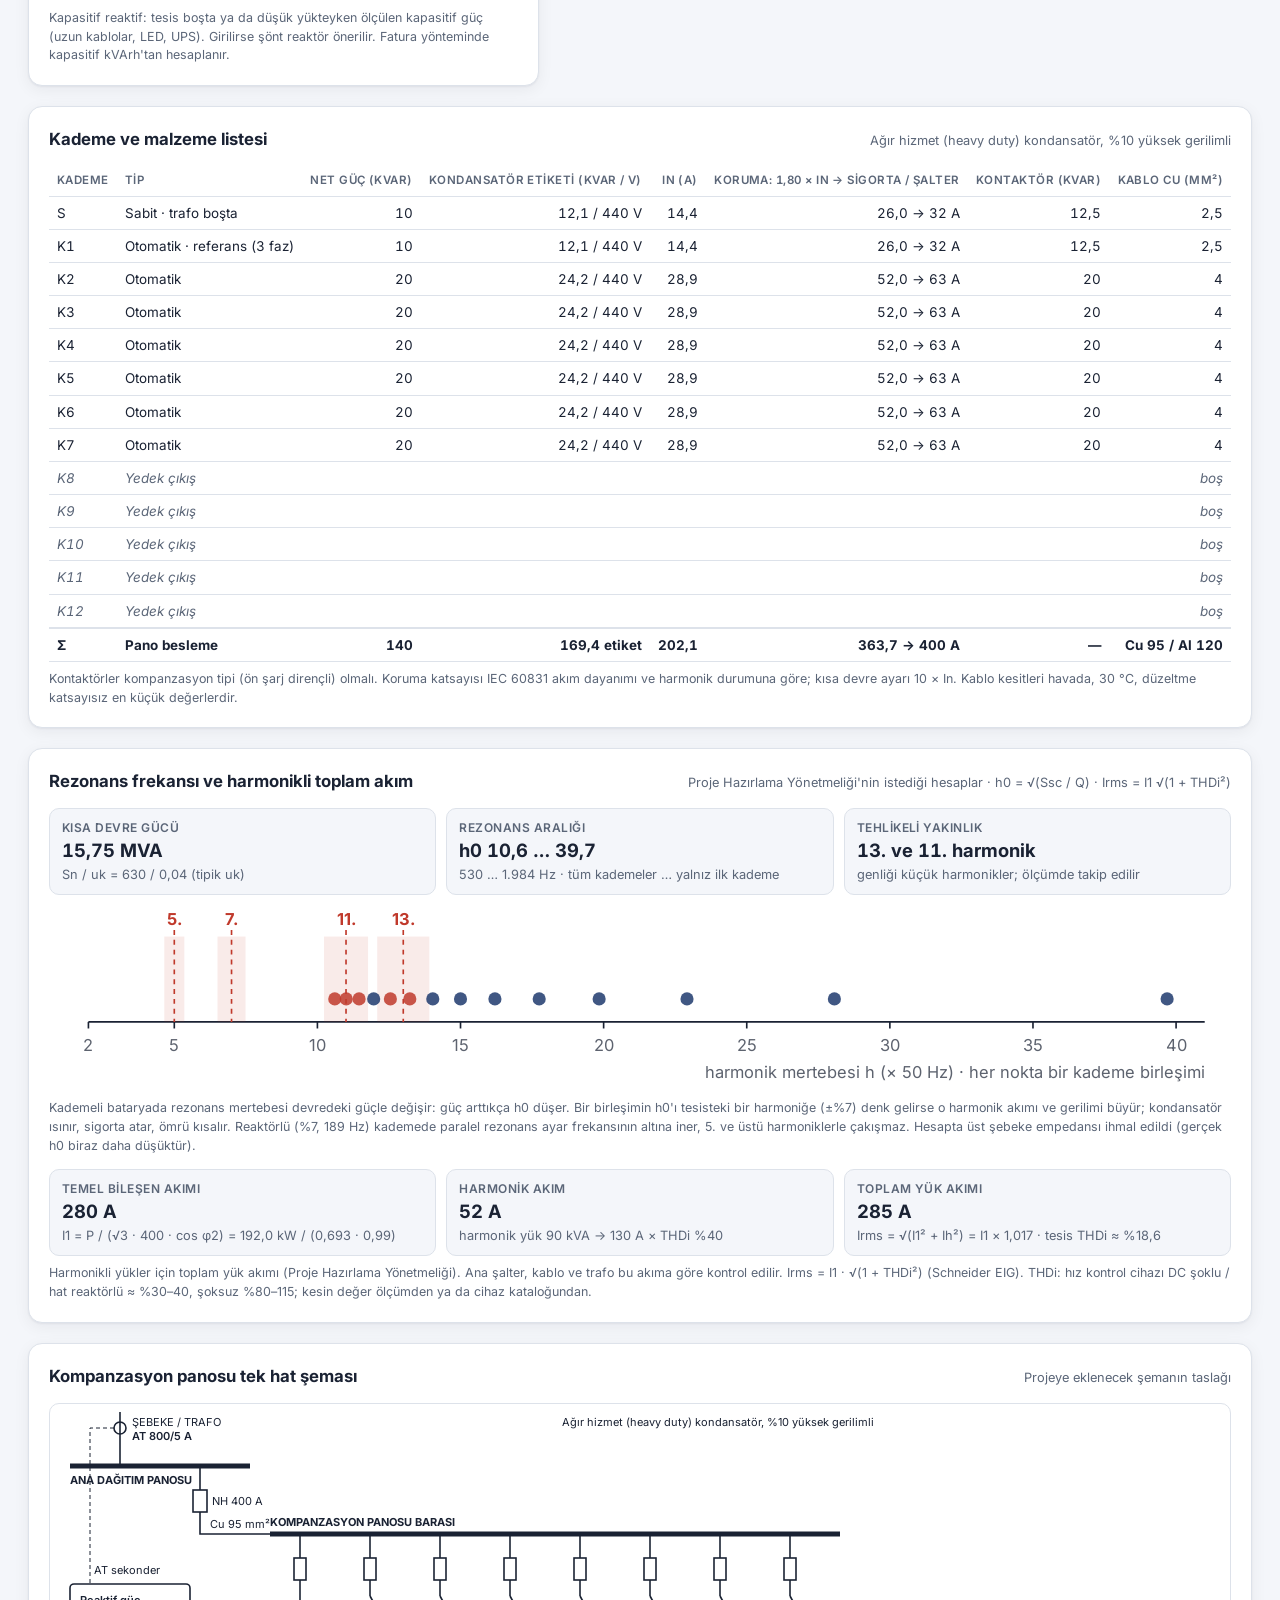
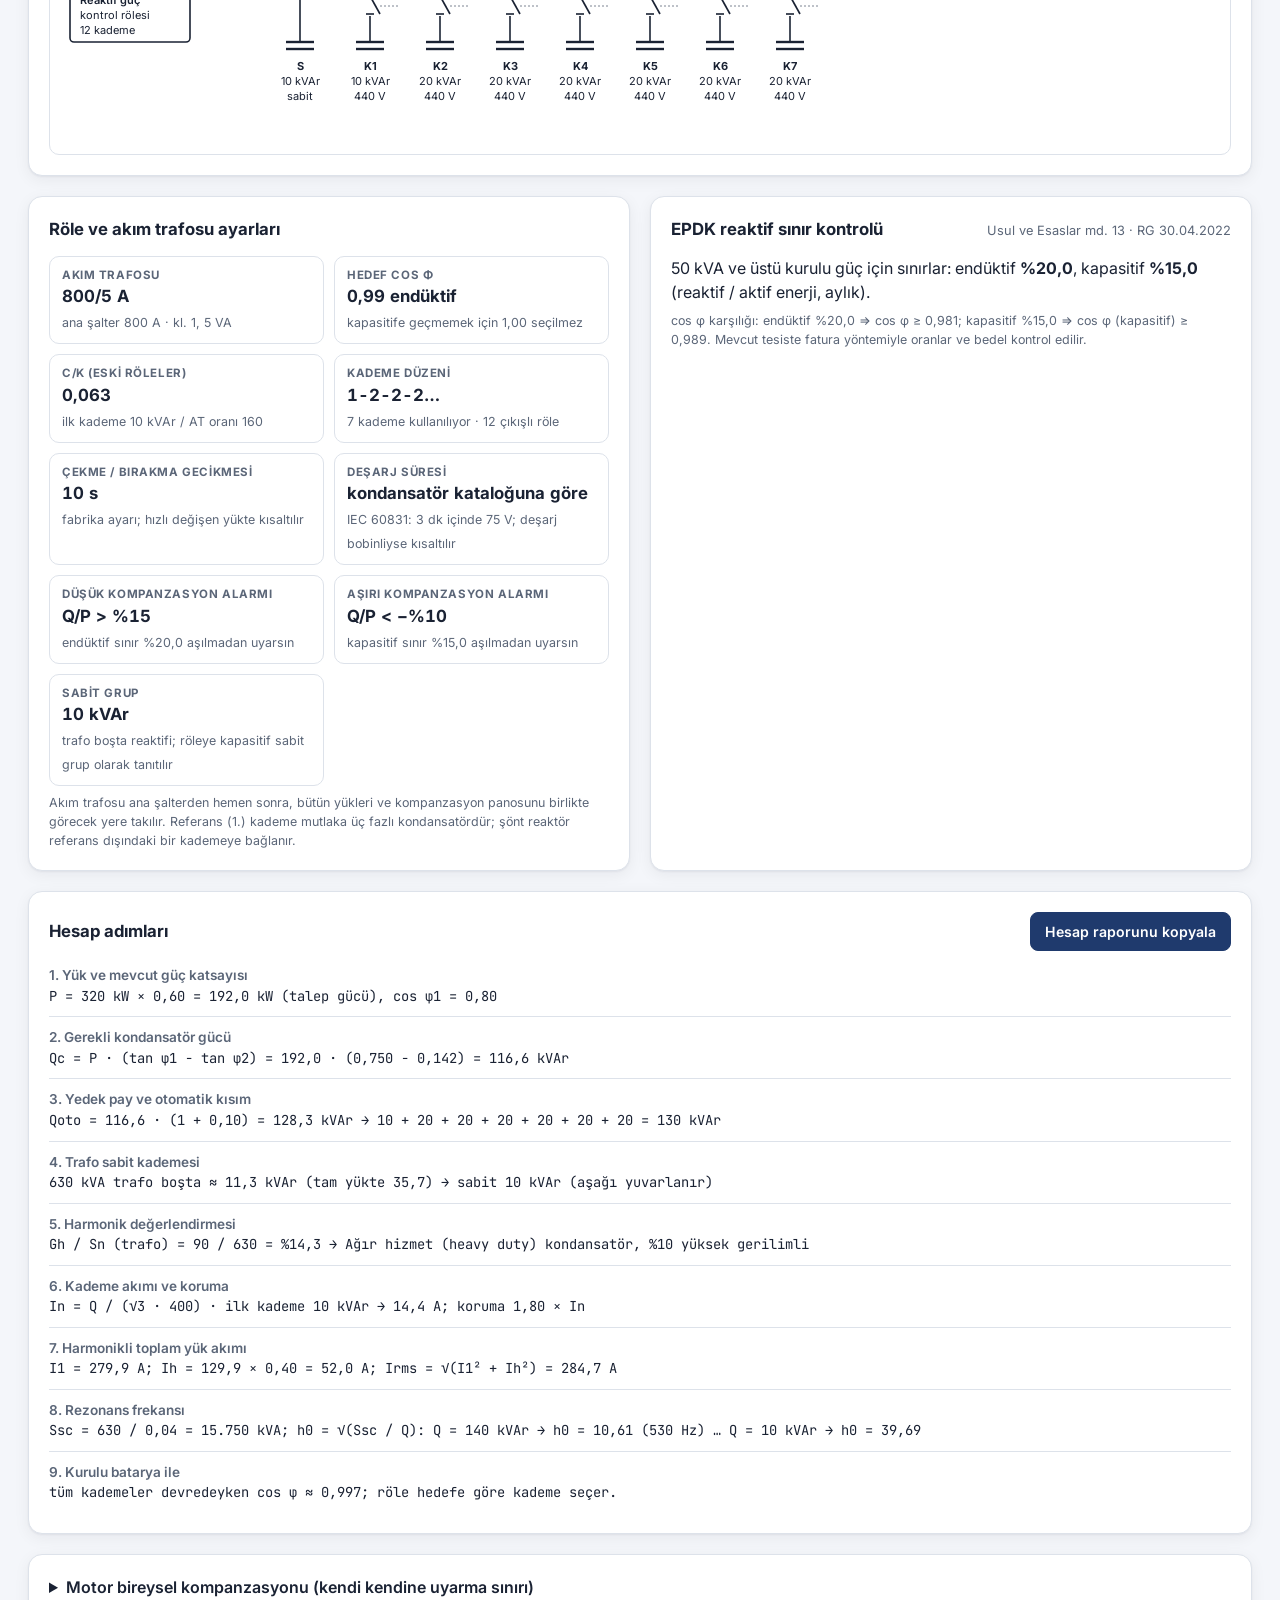
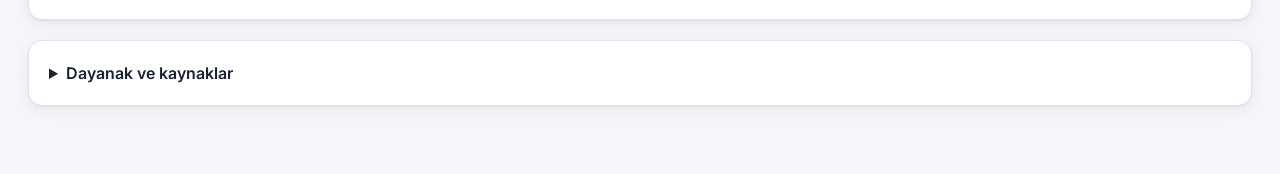
<file: araclar/kompanzasyon.html>
<!doctype html>
<html lang="tr">
<head>
<meta charset="utf-8">
<meta name="viewport" content="width=device-width, initial-scale=1, viewport-fit=cover">
<title>Kompanzasyon Hesabı</title>
<link rel="stylesheet" href="https://fonts.googleapis.com/css2?family=Inter:wght@400;500;600;700&family=JetBrains+Mono:wght@400;600&display=swap">
<link rel="stylesheet" href="../ortak/stil.css">
<style>
  .secim { display: flex; gap: 8px; margin-bottom: 14px; }
  .secim button { flex: 1; min-width: 0; font: inherit; font-size: .9rem; padding: 10px 6px; border-radius: 8px; cursor: pointer;
    border: 1px solid var(--cizgi); background: var(--zemin); color: var(--yazi); line-height: 1.25; }
  .secim button small { display: block; font-size: .74rem; opacity: .8; }
  .secim button[aria-pressed="true"] { background: var(--baslik); color: #fff; border-color: var(--baslik); }
  button:focus-visible, input:focus-visible, select:focus-visible { outline: 2px solid var(--vurgu); outline-offset: 2px; }
  .alanlar { display: grid; grid-template-columns: repeat(auto-fill, minmax(160px, 1fr)); gap: 10px 12px; }
  .alanlar label { min-width: 0; } .alanlar input, .alanlar select { width: 100%; min-width: 0; font-variant-numeric: tabular-nums; }
  .alanlar .genis { grid-column: 1 / -1; }
  .kutu-sec { flex-direction: row !important; align-items: center; gap: 8px !important; color: var(--yazi) !important; font-size: .88rem !important; }
  .kutu-sec input { width: auto !important; }
  .ipucu { font-size: .78rem; color: var(--soluk); margin: 8px 0 0; }
  .buyuk { font-size: 2.3rem; font-weight: 700; color: var(--baslik-yazi); letter-spacing: -.02em; line-height: 1.1; font-variant-numeric: tabular-nums; }
  .buyuk small { font-size: 1rem; font-weight: 600; color: var(--soluk); }
  .sonuc-bas { display: flex; align-items: center; justify-content: space-between; gap: 12px; flex-wrap: wrap; }
  .rozet { font-size: .78rem; font-weight: 700; padding: 4px 10px; border-radius: 99px; letter-spacing: .03em; }
  .rozet.iyi { background: var(--iyi-zemin); color: var(--iyi); } .rozet.kotu { background: var(--kotu-zemin); color: var(--kotu); }
  .rozet.notr { background: var(--ana-acik); color: var(--baslik-yazi); }
  .uyarilar { margin: 14px 0 0; padding: 10px 12px 10px 30px; border-radius: 10px; background: var(--vurgu-acik); font-size: .86rem; }
  .uyarilar li + li { margin-top: 4px; }
  .serit { display: flex; gap: 3px; margin-top: 16px; height: 42px; align-items: stretch; }
  .serit div { border-radius: 5px; background: var(--baslik); color: #fff; font: 600 .68rem "JetBrains Mono", ui-monospace, monospace; display: grid; place-items: center; min-width: 0; overflow: hidden; }
  .serit div.sabit { background: var(--soluk); }
  .serit div.bos { background: transparent; border: 1px dashed var(--cizgi); color: var(--soluk); }
  .serit-alt { display: flex; justify-content: space-between; font-size: .76rem; color: var(--soluk); margin-top: 4px; }
  table.liste { font-size: .84rem; }
  table.liste th { font-size: .72rem; color: var(--soluk); text-transform: uppercase; letter-spacing: .04em; font-weight: 600; white-space: normal; vertical-align: bottom; }
  table.liste td, table.liste th { text-align: right; } table.liste td:nth-child(-n+2), table.liste th:nth-child(-n+2) { text-align: left; }
  table.liste tr.ozet td { font-weight: 700; border-top: 2px solid var(--cizgi); }
  table.liste tr.yedek td { color: var(--soluk); font-style: italic; }
  .mono { font-family: "JetBrains Mono", ui-monospace, Consolas, monospace; font-size: .86rem; }
  .ayarlar { display: grid; grid-template-columns: repeat(auto-fill, minmax(230px, 1fr)); gap: 10px; }
  .ayar { border: 1px solid var(--cizgi); border-radius: 10px; padding: 10px 12px; }
  .ayar b { display: block; font-size: .72rem; text-transform: uppercase; letter-spacing: .05em; color: var(--soluk); }
  .ayar span { display: block; font-size: 1.05rem; font-weight: 700; font-variant-numeric: tabular-nums; }
  .ayar small { color: var(--soluk); font-size: .78rem; }
  .adim { padding: 10px 0; border-top: 1px solid var(--cizgi); } .adim:first-child { border-top: 0; padding-top: 0; }
  .adim b { display: block; font-size: .85rem; color: var(--soluk); font-weight: 600; }
  .formul { font-family: "JetBrains Mono", ui-monospace, Consolas, monospace; font-size: .86rem; overflow-wrap: anywhere; }
  .sema { overflow-x: auto; border: 1px solid var(--cizgi); border-radius: 10px; background: #fff; }
  .sema svg { display: block; }
  details > summary { cursor: pointer; font-weight: 600; }
  details[open] > summary { margin-bottom: 12px; }
  .kaynak li { font-size: .82rem; color: var(--soluk); } .kaynak li + li { margin-top: 4px; }
  .ikili { display: grid; grid-template-columns: minmax(0, 1fr) minmax(0, 1fr); gap: 20px; }
  @media (max-width: 1100px) { .ikili { grid-template-columns: minmax(0, 1fr); } }
  .ana-btn { font: inherit; font-size: .88rem; font-weight: 600; padding: 8px 14px; border-radius: 8px; cursor: pointer; border: 1px solid var(--baslik); background: var(--baslik); color: #fff; }
  [data-yontem]:not(.acik) { display: none; }
  .yuk { width: 100%; font-size: .84rem; border-collapse: collapse; margin-top: 10px; }
  .yuk th { font-size: .7rem; color: var(--soluk); text-transform: uppercase; letter-spacing: .04em; font-weight: 600; text-align: left; padding: 0 4px 4px; }
  .yuk td { padding: 3px 4px; vertical-align: middle; } .yuk td.s { text-align: right; font-variant-numeric: tabular-nums; white-space: nowrap; }
  .yuk select, .yuk input { width: 100%; min-width: 0; font: inherit; font-size: .84rem; padding: 5px 6px; }
  .yuk { table-layout: fixed; } .yuk th:nth-child(1) { width: auto; } .yuk th:nth-child(2) { width: 64px; } .yuk th:nth-child(3), .yuk th:nth-child(4) { width: 52px; } .yuk th:nth-child(5), .yuk th:nth-child(6) { width: 52px; } .yuk th:nth-child(7) { width: 26px; }
  .yuk input::-webkit-outer-spin-button, .yuk input::-webkit-inner-spin-button { -webkit-appearance: none; margin: 0; } .yuk input[type=number] { -moz-appearance: textfield; text-align: right; }
  .yuk .sil { border: 0; background: none; color: var(--soluk); cursor: pointer; font-size: 1.1rem; padding: 2px 6px; }
  .yuk tr.harm td:first-child select { border-left: 3px solid var(--vurgu); }
  .ince-btn { font: inherit; font-size: .84rem; padding: 6px 12px; border-radius: 8px; cursor: pointer; border: 1px solid var(--cizgi); background: var(--zemin); color: var(--yazi); }
  .yuk-ozet { font-size: .84rem; margin: 10px 0 0; display: flex; gap: 8px 16px; flex-wrap: wrap; align-items: center; }
  .yuk-ozet b { font-variant-numeric: tabular-nums; }
  input:disabled { opacity: .75; }
  .rez svg { display: block; width: 100%; height: auto; color: var(--yazi); }
</style>
</head>
<body>
<header class="ust">
  <div class="ust-ic">
    <img class="ust-logo" src="../baglanti-hatti/logo/logo-beyaz.png" alt="AGY Enerji Mühendislik">
    <div class="ust-baslik">
      <h1>Kompanzasyon Hesabı</h1>
      <p>Kondansatör gücü, kademe planı, malzeme, röle ayarları ve EPDK reaktif sınır kontrolü · AG 400 V</p>
    </div>
    <div class="ust-baglar"><a class="ust-geri" href="kompanzasyon-rehber.html">Rehber · soru-cevap</a><a class="ust-geri" href="../index.html">← Proje İşleri</a></div>
  </div>
</header>

<main class="genis">
  <div class="iki-sutun">
    <div>
      <div class="kart">
        <div class="kart-bas"><h2>Tesis bilgileri</h2><small>Gücü hangi yoldan bulacağız?</small></div>
        <div class="secim" id="yontem">
          <button type="button" data-v="proje" aria-pressed="true">Proje<small>yeni tesis</small></button>
          <button type="button" data-v="fatura" aria-pressed="false">Fatura<small>mevcut tesis</small></button>
          <button type="button" data-v="olcum" aria-pressed="false">Ölçüm<small>analizör</small></button>
        </div>
        <div class="alanlar acik" data-yontem="proje">
          <label>Kurulu güç (kW)<input id="kuruluKW" type="number" min="0" step="any" value="320"></label>
          <label>Eşzamanlılık katsayısı<input id="esz" type="number" min="0.1" max="1" step="0.05" value="0.6"></label>
          <label>Mevcut cos φ<input id="cos1p" type="number" min="0.3" max="1" step="0.01" value="0.80"></label>
        </div>
        <p class="ipucu acik" data-yontem="proje" id="projeIpucu">Ölçüm yoksa mevcut cos φ = 0,80 alınır (Schneider kılavuzu, basit yöntem). Yük grupları belliyse yük listesini açın.</p>
        <div class="acik" data-yontem="proje">
          <label class="kutu-sec" style="margin-top:10px"><input id="yukAc" type="checkbox"> Yük listesiyle hesapla (her grubun cos φ'si ve eşzamanlılığı ayrı)</label>
          <div id="yukKutu" hidden>
            <table class="yuk"><thead><tr><th>Yük grubu</th><th title="Kurulu güç">kW</th><th>Eşz.</th><th>cos φ</th><th style="text-align:right">P kW</th><th style="text-align:right">Q kVAr</th><th></th></tr></thead><tbody id="yukGovde"></tbody></table>
            <div class="yuk-ozet"><button type="button" class="ince-btn" id="yukEkle">+ Yük grubu ekle</button><span id="yukOzet"></span></div>
            <p class="ipucu">Eşz. ve cos φ boş bırakılırsa grubun tipik değeri kullanılır (üzerine gelince kaynağı görünür). Eşzamanlılıklar Elektrik İç Tesisleri Yönetmeliği tablosundan; cos φ değerleri Schneider kılavuzu Fig. L7'den. Turuncu çizgili gruplar harmonik üretir.</p>
          </div>
        </div>
        <div class="alanlar" data-yontem="fatura">
          <label>Aktif enerji (kWh)<input id="fKWh" type="number" min="0" step="any" value="42000"></label>
          <label>Endüktif reaktif (kVArh)<input id="fInd" type="number" min="0" step="any" value="15300"></label>
          <label>Kapasitif reaktif (kVArh)<input id="fKap" type="number" min="0" step="any" value="900"></label>
          <label>Yüklü çalışma (saat/ay)<input id="fSaat" type="number" min="1" step="any" value="220"></label>
          <label>Reaktif birim bedeli (TL/kVArh)<input id="fBirim" type="number" min="0" step="any" placeholder="faturadan"></label>
        </div>
        <p class="ipucu" data-yontem="fatura">En yüklü ayın faturasını girin. Çalışma saati: yükün gerçekten çalıştığı saatler (ör. 22 gün × 10 saat = 220).</p>
        <div class="alanlar" data-yontem="olcum">
          <label>Aktif güç P (kW)<input id="oP" type="number" min="0" step="any" value="190"></label>
          <label>Reaktif güç Q (kVAr)<input id="oQ" type="number" min="0" step="any" value="142"></label>
        </div>
        <p class="ipucu" data-yontem="olcum">Ana panodaki enerji analizöründen, yükün en ağır olduğu andaki değerler.</p>
        <div class="alanlar" style="margin-top:12px">
          <label>Kurulu güç (kVA) · EPDK sınırı için<input id="kuruluKVA" type="number" min="0" step="any" value="400"></label>
          <label class="kutu-sec genis"><input id="muaf" type="checkbox"> Mesken, aydınlatma ya da tek fazlı abone (reaktif bedel uygulanmaz)</label>
        </div>
      </div>

      <div class="kart">
        <div class="kart-bas"><h2>Hedef</h2><small>Tebliğ: 0,95–1,00 · ceza sınırı %20 ⇒ cos φ ≥ 0,981</small></div>
        <div class="alanlar">
          <label>Hedef cos φ<select id="cos2"><option value="0.95">0,95</option><option value="0.96">0,96</option><option value="0.97">0,97</option><option value="0.98">0,98</option><option value="0.99" selected>0,99 (önerilen)</option><option value="1">1,00</option></select></label>
          <label>Yedek pay<select id="yedek"><option value="0">Yok</option><option value="0.1" selected>%10</option><option value="0.2">%20</option></select></label>
          <label>En düşük yük (kW)<input id="Pmin" type="number" min="0" step="any" placeholder="isteğe bağlı"></label>
        </div>
        <p class="ipucu">En düşük yük girilirse ilk kademe buna göre küçük tutulur; gece / hafta sonu kapasitife geçmeyi önler.</p>
      </div>

      <div class="kart">
        <div class="kart-bas"><h2>Trafo ve harmonikler</h2></div>
        <div class="alanlar">
          <label>Özel trafo gücü (kVA)<input id="trafoKVA" type="number" min="0" step="any" value="630" list="trafolar"><datalist id="trafolar"><option value="0"><option value="250"><option value="400"><option value="630"><option value="800"><option value="1000"><option value="1250"><option value="1600"><option value="2000"></datalist></label>
          <label>Harmonik üreten yükler (kVA)<input id="Gh" type="number" min="0" step="any" value="90"></label>
          <label>Baskın harmonik<select id="baskin"><option value="5">5. (sürücü, UPS, doğrultucu)</option><option value="3">3. (tek fazlı elektronik, LED, bilgisayar)</option></select></label>
          <label>Ana şalter (A) · akım trafosu için<input id="InAna" type="number" min="0" step="any" value="800"></label>
          <label>Harmonik yüklerin THDi (%)<input id="thdi" type="number" min="0" max="200" step="1" value="40" title="Sürücü DC şoklu / hat reaktörlü ≈ %30–40, şoksuz %80–115; ölçüm ya da üretici değeri esastır"></label>
          <label>Trafo uk (%) · rezonans için<input id="uk" type="number" min="1" max="15" step="0.5" placeholder="tipik %4 / %6"></label>
          <label>Şebeke kısa devre gücü (kVA)<input id="Ssc" type="number" min="0" step="any" placeholder="trafosuzsa; dağıtım şirketinden"></label>
        </div>
        <p class="ipucu">Trafo 0 ise trafosuz AG abonesi sayılır: trafo sabit kademesi eklenmez, harmonik oranı tesisin kurulu gücüne (kVA) göre bulunur. Harmonik yük: hız kontrol cihazı, UPS, doğrultucu, kaynak makinesi, LED sürücü (yalnız kW biliniyorsa ÷ 0,7).</p>
      </div>

      <div class="kart">
        <div class="kart-bas"><h2>Pano tercihleri</h2></div>
        <div class="alanlar">
          <label>Röle kademe sayısı<select id="kademeN"><option value="0" selected>Otomatik</option><option>6</option><option>8</option><option>12</option><option>15</option><option>18</option></select></label>
          <label>Kademe düzeni<select id="duzen"></select></label>
          <label>Kapasitif reaktif (kVAr)<input id="Qkap" type="number" min="0" step="any" placeholder="boşta ölçülen"></label>
          <label class="kutu-sec genis"><input id="dengesiz" type="checkbox"> Tek fazlı / dengesiz yükler fazla (3 akım trafolu röle, tek fazlı kademeler)</label>
        </div>
        <p class="ipucu">Kapasitif reaktif: tesis boşta ya da düşük yükteyken ölçülen kapasitif güç (uzun kablolar, LED, UPS). Girilirse şönt reaktör önerilir. Fatura yönteminde kapasitif kVArh'tan hesaplanır.</p>
      </div>
    </div>

    <div class="kart yapiskan" id="sonucKart">
      <div class="sonuc-bas"><p class="bolum-etiket" style="margin:0">Gerekli kompanzasyon gücü</p><span class="rozet notr" id="rozet">—</span></div>
      <div class="buyuk" id="qc">—</div>
      <div class="not" id="qcAlt"></div>
      <div class="kontroller" id="kontroller"></div>
      <ul class="uyarilar" id="uyarilar" hidden></ul>
      <div class="serit" id="serit"></div>
      <div class="serit-alt"><span id="seritSol"></span><span id="seritSag"></span></div>
    </div>
  </div>

  <div class="kart">
    <div class="kart-bas"><h2>Kademe ve malzeme listesi</h2><small id="listeAlt"></small></div>
    <div class="tablo-kutu"><table class="liste" id="liste"></table></div>
    <p class="ipucu" id="listeNot"></p>
  </div>

  <div class="kart">
    <div class="kart-bas"><h2>Rezonans frekansı ve harmonikli toplam akım</h2><small>Proje Hazırlama Yönetmeliği'nin istediği hesaplar · h0 = √(Ssc / Q) · Irms = I1 √(1 + THDi²)</small></div>
    <div id="rez"></div>
  </div>

  <div class="kart">
    <div class="kart-bas"><h2>Kompanzasyon panosu tek hat şeması</h2><small>Projeye eklenecek şemanın taslağı</small></div>
    <div class="sema" id="sema"></div>
  </div>

  <div class="ikili">
    <div class="kart">
      <div class="kart-bas"><h2>Röle ve akım trafosu ayarları</h2></div>
      <div class="ayarlar" id="ayarlar"></div>
      <p class="ipucu">Akım trafosu ana şalterden hemen sonra, bütün yükleri ve kompanzasyon panosunu birlikte görecek yere takılır. Referans (1.) kademe mutlaka üç fazlı kondansatördür; şönt reaktör referans dışındaki bir kademeye bağlanır.</p>
    </div>
    <div class="kart" id="cezaKart">
      <div class="kart-bas"><h2>EPDK reaktif sınır kontrolü</h2><small>Usul ve Esaslar md. 13 · RG 30.04.2022</small></div>
      <div id="ceza"></div>
    </div>
  </div>

  <div class="kart">
    <div class="kart-bas"><h2>Hesap adımları</h2><button type="button" class="ana-btn" id="kopyala">Hesap raporunu kopyala</button></div>
    <div id="adimlar"></div>
  </div>

  <div class="kart">
    <details>
      <summary>Motor bireysel kompanzasyonu (kendi kendine uyarma sınırı)</summary>
      <div class="alanlar">
        <label>Motor gücü (kW)<input id="mKW" type="number" min="0" step="any" value="75"></label>
        <label>Devir (d/d)<select id="mDevir"><option>3000</option><option selected>1500</option><option>1000</option><option>750</option></select></label>
      </div>
      <p id="motorSonuc" style="margin:12px 0 0"></p>
      <p class="ipucu">Motor uçlarına bağlanabilecek en büyük kondansatör Qc ≤ 0,9 · √3 · Un · I0 (I0 boşta akım). Daha büyüğü ayrı kontaktörle, motorla birlikte açılmalı.</p>
    </details>
  </div>

  <div class="kart">
    <details>
      <summary>Dayanak ve kaynaklar</summary>
      <ul class="kaynak">
        <li><b>Reaktif sınırlar:</b> EPDK, Tarife Uygulamalarına İlişkin Usul ve Esaslar md. 13 (Kurul kararı 28.04.2022/10961, RG 30.04.2022/31825). 50 kVA altı %33 / %20, 50 kVA ve üstü %20 / %15; mesken, aydınlatma, tek fazlı ve kurulu gücü 15 kW'a kadar olanlar muaf; aşımda ölçülen reaktifin tamamı; takvim yılındaki ilk ihlal tenzil edilir.</li>
        <li><b>Zorunluluk ve hedef:</b> Elektrik İç Tesisleri Yönetmeliği md. 51/m; Güç Faktörünün İyileştirilmesi İle İlgili Tebliğ (50 kVA ve üstü zorunlu, hedef 0,95–1,00).</li>
        <li><b>Hesap, trafo, harmonik, koruma ve kablo tabloları:</b> Schneider Electric, Electrical Installation Guide, Power Factor Correction bölümü; IEC 60831-1/2.</li>
        <li><b>Röle ayarları:</b> ENTES RG3 / RGA &amp; RGSR reaktif güç kontrol rölesi kullanım kılavuzları.</li>
        <li><b>Rezonans:</b> Schneider EIG, Risk of resonance: h0 = √(Ssc / Q), Ssc ≈ Sn / uk; tipik uk %4 (≤630 kVA), %6 (üstü).</li>
        <li><b>Yük listesi:</b> eşzamanlılıklar Elektrik İç Tesisleri Yönetmeliği (1995 değişikliği, RG 22479); cos φ değerleri Schneider EIG Fig. L7, LED / UPS / sürücü / priz / klima değerleri kabul.</li>
        <li>Ayrıntılı notlar: depoda kompanzasyon/ARASTIRMA.md · soru-cevap: <a href="kompanzasyon-rehber.html">Kompanzasyon rehberi</a>.</li>
      </ul>
    </details>
  </div>
</main>

<script src="../ortak/komp.js"></script>
<script>
const $ = id => document.getElementById(id);
const say = (x, b = 1) => (+x).toLocaleString('tr-TR', { minimumFractionDigits: b, maximumFractionDigits: b });
const kv = x => say(x, x % 1 ? (Math.abs(x * 10 % 1) > 1e-6 ? 2 : 1) : 0);           // 12,5 · 25 · 6,25
const num = id => { const v = parseFloat(String($(id).value).replace(',', '.')); return isFinite(v) ? v : 0; };
const secili = id => $(id).querySelector('[aria-pressed="true"]').dataset.v;
const yuzde = x => '%' + say(x * 100, 1);

$('duzen').innerHTML = Object.entries(KOMP.DUZENLER).map(([k, v]) => `<option value="${k}"${k === '1-2-2' ? ' selected' : ''}>${v.ad}</option>`).join('');
$('yontem').addEventListener('click', e => {
  const b = e.target.closest('button'); if (!b) return;
  $('yontem').querySelectorAll('button').forEach(x => x.setAttribute('aria-pressed', x === b));
  document.querySelectorAll('[data-yontem]').forEach(el => el.classList.toggle('acik', el.dataset.yontem === b.dataset.v));
  hesapla();
});
document.querySelectorAll('main input, main select').forEach(el => el.addEventListener('input', hesapla));

// ---- yük listesi (proje yolu)
let yukler = [{ tip: 'motor', kW: 180 }, { tip: 'surucu', kW: 45 }, { tip: 'led', kW: 25 }, { tip: 'priz', kW: 40 }, { tip: 'mekanik', kW: 30 }];
const tipSec = k => KOMP.YUK_TIPLERI.map(t => `<option value="${t.k}"${t.k === k ? ' selected' : ''}>${t.ad}</option>`).join('');
function yukCiz() {
  $('yukGovde').innerHTML = yukler.map((r, i) => {
    const t = KOMP.yukTipi(r.tip);
    const eszYer = t.esz === 'priz' ? 'oto' : say(t.esz, 2);
    return `<tr data-i="${i}" class="${t.harm ? 'harm' : ''}"><td><select data-a="tip" title="${t.kaynak}">${tipSec(r.tip)}</select></td>
      <td><input data-a="kW" type="number" min="0" step="any" value="${r.kW ?? ''}"></td>
      <td><input data-a="esz" type="number" min="0.05" max="1" step="0.05" placeholder="${eszYer}" value="${r.esz ?? ''}" title="${t.kaynak}"></td>
      <td><input data-a="cos" type="number" min="0.3" max="1" step="0.01" placeholder="${say(t.cos, 2)}" value="${r.cos ?? ''}" title="${t.kaynak}"></td>
      <td class="s" data-c="P"></td><td class="s" data-c="Q"></td><td><button type="button" class="sil" data-sil="${i}" aria-label="Satırı sil">×</button></td></tr>`;
  }).join('');
}
$('yukGovde').addEventListener('input', e => {
  const tr = e.target.closest('tr'), a = e.target.dataset.a; if (!tr || !a) return;
  const r = yukler[+tr.dataset.i], v = e.target.value;
  if (a === 'tip') { r.tip = v; r.esz = r.cos = undefined; yukCiz(); }
  else r[a] = v === '' ? undefined : parseFloat(v.replace(',', '.'));
  hesapla();
});
$('yukGovde').addEventListener('click', e => { const b = e.target.closest('[data-sil]'); if (!b) return; yukler.splice(+b.dataset.sil, 1); yukCiz(); hesapla(); });
$('yukEkle').addEventListener('click', () => { yukler.push({ tip: 'motor' }); yukCiz(); hesapla(); $('yukGovde').lastElementChild.querySelector('[data-a="kW"]').focus(); });
$('yukAc').addEventListener('change', () => {
  $('yukKutu').hidden = !$('yukAc').checked;
  ['kuruluKW', 'esz', 'cos1p'].forEach(id => { $(id).disabled = $('yukAc').checked; });
  hesapla();
});
yukCiz();

let sonRapor = '';
function hesapla() {
  const yontem = secili('yontem');
  let P, cos1, kaynakYazi, fat = null;
  let yl = null;
  if (yontem === 'proje' && $('yukAc').checked) {
    yl = KOMP.yukListesi(yukler);
    P = yl.P; cos1 = yl.cos;
    $('kuruluKW').value = Math.round(yl.kurulu * 10) / 10; $('esz').value = Math.round(yl.esz * 100) / 100; $('cos1p').value = Math.round(yl.cos * 1000) / 1000;
    let j = 0;
    yukler.forEach((r, i) => {
      const tr = $('yukGovde').children[i]; if (!tr) return;
      const sat = r.kW > 0 ? yl.satirlar[j++] : null;
      tr.querySelector('[data-c="P"]').textContent = sat ? say(sat.P, 1) : '—';
      tr.querySelector('[data-c="Q"]').textContent = sat ? say(sat.Q, 1) : '—';
      if (sat && KOMP.yukTipi(r.tip).esz === 'priz') tr.querySelector('[data-a="esz"]').placeholder = say(sat.esz, 2);
    });
    $('yukOzet').innerHTML = `Kurulu <b>${say(yl.kurulu, 1)} kW</b> · talep <b>${say(yl.P, 1)} kW</b> · Q <b>${say(yl.Q, 1)} kVAr</b> · cos φ1 <b>${say(yl.cos, 3)}</b>` +
      (yl.Gh > 0 ? ` · harmonik yük ≈ <b>${say(yl.Gh, 0)} kVA</b> <button type="button" class="ince-btn" id="ghAktar">Harmonik alanına yaz</button>` : '');
    const gb = $('ghAktar'); if (gb) gb.onclick = () => { $('Gh').value = Math.round(yl.Gh); hesapla(); };
    kaynakYazi = `Yük listesi: ${yl.satirlar.map(r => `${r.ad} ${say(r.kW, 0)} kW × ${say(r.esz, 2)} (cos ${say(r.cos, 2)})`).join('; ')} ⇒ P = ΣP = ${say(P, 1)} kW, Q = Σ P·tan φ = ${say(yl.Q, 1)} kVAr, cos φ1 = P / √(P² + Q²) = ${say(cos1, 3)}`;
  } else if (yontem === 'proje') { P = num('kuruluKW') * num('esz'); cos1 = num('cos1p') || 0.8; kaynakYazi = `P = ${say(num('kuruluKW'), 0)} kW × ${say(num('esz'), 2)} = ${say(P, 1)} kW (talep gücü), cos φ1 = ${say(cos1, 2)}`; }
  else if (yontem === 'fatura') {
    fat = KOMP.faturadan({ kWh: num('fKWh'), indKVArh: num('fInd'), saat: num('fSaat') });
    P = fat.P; cos1 = fat.cos1;
    kaynakYazi = `P = ${say(num('fKWh'), 0)} kWh / ${say(num('fSaat'), 0)} h = ${say(P, 1)} kW; tan φ1 = ${say(num('fInd'), 0)} / ${say(num('fKWh'), 0)} = ${say(fat.t1, 3)} ⇒ cos φ1 = ${say(cos1, 3)}`;
  } else { P = num('oP'); const Q = num('oQ'); cos1 = P > 0 ? KOMP.cosDan(Q / P) : 1; kaynakYazi = `P = ${say(P, 1)} kW, Q = ${say(Q, 1)} kVAr ⇒ tan φ1 = ${say(P > 0 ? Q / P : 0, 3)}, cos φ1 = ${say(cos1, 3)}`; }
  const cos2 = +$('cos2').value;
  // şönt reaktör: elle girilen kapasitif güç ya da faturada kapasitif oran sınırın yarısını geçmişse kapasitif kVArh / saat
  const kapOran = num('fKWh') > 0 ? num('fKap') / num('fKWh') : 0;
  const Qkap = $('Qkap').value !== '' ? num('Qkap')
    : (yontem === 'fatura' && num('fSaat') > 0 && kapOran > KOMP.cezaSiniri(num('kuruluKVA')).kapasitif / 2 ? num('fKap') / num('fSaat') : 0);
  const t = KOMP.tasarla({ P, cos1, cos2, trafoKVA: num('trafoKVA'), kuruluKVA: num('kuruluKVA'), Gh: num('Gh'), baskin: +$('baskin').value, kademeN: +$('kademeN').value || null,
    duzen: $('duzen').value, yedek: +$('yedek').value, Pmin: num('Pmin'), InAna: num('InAna'), Qkap, uk: num('uk') / 100, Ssc: num('Ssc') });
  const ceza = yontem === 'fatura' ? KOMP.cezaKontrol({ kWh: num('fKWh'), indKVArh: num('fInd'), kapKVArh: num('fKap'), kuruluKVA: num('kuruluKVA'),
    kuruluKW: yontem === 'proje' ? num('kuruluKW') : 0, muafTur: $('muaf').checked, birimTL: num('fBirim') }) : null;
  const sinir = KOMP.cezaSiniri(num('kuruluKVA'));

  // ---- sonuç
  $('qc').innerHTML = `${kv(Math.round(t.q.Qc * 10) / 10)} <small>kVAr</small>`;
  $('qcAlt').textContent = `${say(P, 1)} kW yükü cos φ ${say(cos1, 3)} → ${say(cos2, 2)} için · ${say(t.q.kvarKW, 3)} kVAr/kW`;
  let rozet = ['notr', 'GEREKLİ'];
  if (ceza) rozet = ceza.muaf ? ['iyi', 'MUAF'] : (ceza.indAsim || ceza.kapAsim) ? ['kotu', 'SINIR AŞILMIŞ'] : ['iyi', 'SINIR İÇİNDE'];
  else if (t.q.Qc <= 0) rozet = ['iyi', 'GEREKMİYOR'];
  else if (yontem === 'olcum') rozet = Math.tan(Math.acos(cos1)) > sinir.enduktif ? ['kotu', 'ANLIK SINIR ÜSTÜ'] : ['iyi', 'ANLIK SINIR İÇİNDE'];
  $('rozet').className = 'rozet ' + rozet[0]; $('rozet').textContent = rozet[1];
  const k = (ad, d, s, cl = '') => `<div class="kontrol-k ${cl}"><b>${ad}</b><div class="d">${d}</div><div class="s">${s}</div></div>`;
  const indOran = Math.tan(Math.acos(cos1));
  $('kontroller').innerHTML =
    k('Mevcut', `cos φ ${say(cos1, 3)}`, `Q/P = ${yuzde(indOran)} · sınır ${yuzde(sinir.enduktif)}`, indOran > sinir.enduktif ? 'kotu' : 'iyi') +
    k('Kurulacak batarya', `${kv(t.Qtop)} kVAr`, `${t.plan.n} otomatik kademe${t.sabit ? ` + ${kv(t.sabit)} kVAr sabit` : ''}`) +
    k('Kondansatör', t.h.sinif === 'standart' ? 'Standart' : t.h.sinif === 'agir' ? 'Ağır hizmet' : `Reaktörlü %${say(Math.round(t.h.p * 1000) / 10, Math.round(t.h.p * 1000) % 10 ? 1 : 0)}`,
      `${t.h.UN} V · Gh/${t.h.referans === 'trafo' ? 'Sn' : 'S'} = ${t.h.Sref > 0 ? yuzde(t.h.oran) : '—'}`, t.h.sinif === 'filtre' ? 'kotu' : '');
  const uy = t.uyarilar.slice();
  if ($('dengesiz').checked) uy.push('Dengesiz yük: üç akım trafolu (3 fazdan ölçen) röle ve tek fazlı kondansatör kademeleri kullanın; referans kademe yine üç fazlı olmalı.');
  if (t.reaktor) uy.push(`Kapasitif reaktif ${say(Qkap, 1)} kVAr: ${kv(t.reaktor)} kVAr şönt reaktör kademesi ekleyin; röle programı "kapasitör + reaktör".`);
  if (yontem === 'proje' && !(num('kuruluKVA') >= 50) && !$('muaf').checked) uy.push('Kurulu güç 50 kVA altı: tebliğe göre kompanzasyon zorunlu değil; reaktif sınırları %33 / %20.');
  $('uyarilar').hidden = !uy.length; $('uyarilar').innerHTML = uy.map(x => `<li>${x}</li>`).join('');

  // ---- kademe şeridi
  const parca = [];
  if (t.sabit) parca.push(['sabit', t.sabit, 'S']);
  t.plan.kademeler.forEach((q, i) => parca.push(['', q, 'K' + (i + 1)]));
  for (let i = 0; i < (t.plan.bos || 0); i++) parca.push(['bos', t.plan.q1 || 1, '—']);
  const top = parca.reduce((a, b) => a + b[1], 0) || 1;
  $('serit').innerHTML = parca.map(([c, q, ad]) => `<div class="${c}" style="flex:${q / top}" title="${ad} · ${kv(q)} kVAr">${c === 'bos' ? '' : kv(q)}</div>`).join('');
  $('seritSol').textContent = t.plan.n ? `${DUZ(t)} · en küçük adım ${kv(t.plan.q1)} kVAr · ${t.plan.adim} farklı güç basamağı` : '';
  $('seritSag').textContent = t.plan.bos ? `${t.plan.bos} çıkış yedek` : '';

  // ---- malzeme listesi
  const h = t.h, reak = h.p > 0;
  const satir = (no, tip, e, cl = '') => `<tr class="${cl}"><td>${no}</td><td>${tip}</td><td>${kv(e.Qnet)}</td><td>${h.sinif === 'standart' ? kv(e.Qnet) + ' / 400 V' : say(e.etiket, 1) + ' / ' + h.UN + ' V'}</td>${reak ? `<td>${kv(e.reaktor)} · %${say(h.p * 100, 0)}</td>` : ''}<td>${say(e.In, 1)}</td><td>${say(e.ayar, 1)} → ${e.sigorta} A</td><td>${kv(e.kontaktor)}</td><td>${e.kablo.cu}</td></tr>`;
  let rows = '';
  if (t.sabitEk) rows += satir('S', 'Sabit · trafo boşta', t.sabitEk);
  t.kademeler.forEach((e, i) => rows += satir('K' + (i + 1), i === 0 ? 'Otomatik · referans (3 faz)' : 'Otomatik', e));
  for (let i = 0; i < (t.plan.bos || 0); i++) rows += `<tr class="yedek"><td>K${t.plan.n + i + 1}</td><td>Yedek çıkış</td><td colspan="${reak ? 7 : 6}">boş</td></tr>`;
  if (t.reaktor) rows += `<tr><td>R</td><td>Şönt reaktör</td><td>${kv(t.reaktor)} (endüktif)</td><td>—</td>${reak ? '<td>—</td>' : ''}<td>${say(t.reaktor * 1000 / (Math.sqrt(3) * 400), 1)}</td><td>—</td><td>${kv(KOMP.ekipman(t.reaktor, h).kontaktor)}</td><td>${KOMP.ekipman(t.reaktor, h).kablo.cu}</td></tr>`;
  rows += `<tr class="ozet"><td>Σ</td><td>Pano besleme</td><td>${kv(t.Qtop)}</td><td>${h.sinif === 'standart' ? '' : say(t.ana.etiket, 1) + ' etiket'}</td>${reak ? '<td></td>' : ''}<td>${say(t.ana.In, 1)}</td><td>${say(t.ana.ayar, 1)} → ${t.ana.sigorta} A</td><td>—</td><td>Cu ${t.ana.kablo.cu} / Al ${t.ana.kablo.al}</td></tr>`;
  $('liste').innerHTML = `<thead><tr><th>Kademe</th><th>Tip</th><th>Net güç (kVAr)</th><th>Kondansatör etiketi (kVAr / V)</th>${reak ? '<th>Reaktör (kVAr · p)</th>' : ''}<th>In (A)</th><th>Koruma: ${say(h.kKoruma, 2)} × In → sigorta / şalter</th><th>Kontaktör (kVAr)</th><th>Kablo Cu (mm²)</th></tr></thead><tbody>${rows}</tbody>`;
  $('listeAlt').textContent = `${h.ad}`;
  $('listeNot').textContent = (reak ? `Reaktörlü kademede kondansatör gerilimi U/(1−p) = ${say(400 / (1 - h.p), 0)} V'a çıkar; ${h.UN} V kondansatör seçilir, etiket gücü Qnet · (${h.UN}/400)² · (1−p). Rezonans ${say(h.fr, 0)} Hz. ` : '') +
    'Kontaktörler kompanzasyon tipi (ön şarj dirençli) olmalı. Koruma katsayısı IEC 60831 akım dayanımı ve harmonik durumuna göre; kısa devre ayarı 10 × In. Kablo kesitleri havada, 30 °C, düzeltme katsayısız en küçük değerlerdir.';

  // ---- rezonans ve harmonikli toplam akım
  const ha = KOMP.harmonikAkim({ P, cos2, Gh: num('Gh'), thdi: num('thdi') / 100 });
  $('rez').innerHTML = rezCiz(t) + (ha && num('Gh') > 0 ? `<div class="kontroller">
      ${k('Temel bileşen akımı', `${say(ha.I1, 0)} A`, `I1 = P / (√3 · 400 · cos φ2) = ${say(P, 1)} kW / (0,693 · ${say(cos2, 2)})`)}
      ${k('Harmonik akım', `${say(ha.Ih, 0)} A`, `harmonik yük ${say(num('Gh'), 0)} kVA → ${say(ha.I1h, 0)} A × THDi %${say(num('thdi'), 0)}`)}
      ${k('Toplam yük akımı', `${say(ha.Irms, 0)} A`, `Irms = √(I1² + Ih²) = I1 × ${say(ha.oran, 3)} · tesis THDi ≈ ${yuzde(ha.thdTesis)}`, ha.thdTesis > 0.2 ? 'kotu' : '')}
    </div><p class="ipucu">Harmonikli yükler için toplam yük akımı (Proje Hazırlama Yönetmeliği). Ana şalter, kablo ve trafo bu akıma göre kontrol edilir. Irms = I1 · √(1 + THDi²) (Schneider EIG). THDi: hız kontrol cihazı DC şoklu / hat reaktörlü ≈ %30–40, şoksuz %80–115; kesin değer ölçümden ya da cihaz kataloğundan.</p>` : '');

  // ---- tek hat şeması
  $('sema').innerHTML = sema(t);

  // ---- röle ayarları
  const a = (ad, d, s) => `<div class="ayar"><b>${ad}</b><span>${d}</span><small>${s}</small></div>`;
  $('ayarlar').innerHTML =
    a('Akım trafosu', t.at ? t.at.ad : '—', t.at ? `ana şalter ${say(num('InAna'), 0)} A · kl. 1, 5 VA${$('dengesiz').checked ? ' · 3 adet' : ''}` : 'ana şalter akımını girin') +
    a('Hedef cos φ', `${say(Math.min(cos2, 0.99), 2)} endüktif`, 'kapasitife geçmemek için 1,00 seçilmez') +
    a('C/k (eski röleler)', t.Ck ? say(t.Ck, 3) : '—', t.Ck ? `ilk kademe ${kv(t.plan.q1)} kVAr / AT oranı ${t.at.oran}` : '') +
    a('Kademe düzeni', DUZ(t), `${t.plan.n} kademe kullanılıyor · ${t.plan.nMaks} çıkışlı röle`) +
    a('Çekme / bırakma gecikmesi', '10 s', 'fabrika ayarı; hızlı değişen yükte kısaltılır') +
    a('Deşarj süresi', 'kondansatör kataloğuna göre', 'IEC 60831: 3 dk içinde 75 V; deşarj bobinliyse kısaltılır') +
    a('Düşük kompanzasyon alarmı', `Q/P > %${say(Math.min(sinir.enduktif * 100 - 5, 15), 0)}`, `endüktif sınır ${yuzde(sinir.enduktif)} aşılmadan uyarsın`) +
    a('Aşırı kompanzasyon alarmı', `Q/P < −%${say(Math.min(sinir.kapasitif * 100 - 5, 10), 0)}`, `kapasitif sınır ${yuzde(sinir.kapasitif)} aşılmadan uyarsın`) +
    (t.sabit ? a('Sabit grup', `${kv(t.sabit)} kVAr`, 'trafo boşta reaktifi; röleye kapasitif sabit grup olarak tanıtılır') : '');

  // ---- ceza
  if (ceza) {
    const s = ceza.sinir;
    $('ceza').innerHTML = `<div class="kontroller" style="margin-top:0">
      ${k('Endüktif oran', yuzde(ceza.ind), `sınır ${yuzde(s.enduktif)} · ${ceza.indAsim ? 'aşılmış' : 'uygun'}`, ceza.indAsim ? 'kotu' : 'iyi')}
      ${k('Kapasitif oran', yuzde(ceza.kap), `sınır ${yuzde(s.kapasitif)} · ${ceza.kapAsim ? 'aşılmış' : 'uygun'}`, ceza.kapAsim ? 'kotu' : 'iyi')}
      ${k('Faturalanacak', ceza.muaf ? 'muaf' : `${say(ceza.faturalanan, 0)} kVArh`, ceza.faturalanan && num('fBirim') ? `≈ ${say(ceza.bedel, 2)} TL` : 'birim bedel girilirse TL hesaplanır', ceza.faturalanan ? 'kotu' : '')}
      </div><p class="ipucu">${s.esik} kurulu güç. Sınır aşılırsa ölçülen reaktifin tamamı faturalanır; ikisi birden aşılırsa büyük olan. Takvim yılındaki ilk ihlal faturada tenzil edilir, sonrakiler ödenir. 35 günü aşan okumada bedel 35 günle sınırlı.</p>`;
  } else {
    $('ceza').innerHTML = `<p style="margin:0">${num('kuruluKVA') >= 50 ? '50 kVA ve üstü' : '50 kVA altı'} kurulu güç için sınırlar: endüktif <b>${yuzde(sinir.enduktif)}</b>, kapasitif <b>${yuzde(sinir.kapasitif)}</b> (reaktif / aktif enerji, aylık).</p>
      <p class="ipucu">cos φ karşılığı: endüktif ${yuzde(sinir.enduktif)} ⇒ cos φ ≥ ${say(KOMP.cosDan(sinir.enduktif), 3)}; kapasitif ${yuzde(sinir.kapasitif)} ⇒ cos φ (kapasitif) ≥ ${say(KOMP.cosDan(sinir.kapasitif), 3)}. Mevcut tesiste fatura yöntemiyle oranlar ve bedel kontrol edilir.</p>`;
  }

  // ---- hesap adımları
  const ad = [];
  ad.push(['1. Yük ve mevcut güç katsayısı', kaynakYazi]);
  ad.push(['2. Gerekli kondansatör gücü', `Qc = P · (tan φ1 − tan φ2) = ${say(P, 1)} · (${say(t.q.t1, 3)} − ${say(t.q.t2, 3)}) = ${say(t.q.Qc, 1)} kVAr`]);
  ad.push(['3. Yedek pay ve otomatik kısım', `Qoto = ${say(t.q.Qc, 1)} · (1 + ${say(+$('yedek').value, 2)}) = ${say(t.Qoto, 1)} kVAr → ${t.plan.kademeler.map(kv).join(' + ') || '—'} = ${kv(t.plan.toplam)} kVAr`]);
  if (t.tr) ad.push(['4. Trafo sabit kademesi', `${t.tr.Sn} kVA trafo boşta ≈ ${say(t.tr.bos, 1)} kVAr (tam yükte ${say(t.tr.tam, 1)}) → sabit ${kv(t.sabit)} kVAr (aşağı yuvarlanır)`]);
  ad.push([`${t.tr ? 5 : 4}. Harmonik değerlendirmesi`, t.h.Sref > 0 ? `Gh / ${t.h.referans === 'trafo' ? 'Sn (trafo)' : 'S (kurulu güç, trafosuz AG abonesi)'} = ${say(num('Gh'), 0)} / ${say(t.h.Sref, 0)} = ${yuzde(t.h.oran)} → ${t.h.ad}${t.h.fr ? `; fr = 50 / √p = ${say(t.h.fr, 0)} Hz` : ''}` : `Trafo ve kurulu güç girilmedi; standart kondansatör kabul edildi.`]);
  ad.push([`${t.tr ? 6 : 5}. Kademe akımı ve koruma`, `In = Q / (√3 · 400) · ilk kademe ${kv(t.plan.q1)} kVAr → ${say(t.kademeler[0] ? t.kademeler[0].In : 0, 1)} A; koruma ${say(t.h.kKoruma, 2)} × In`]);
  if (ha && num('Gh') > 0) ad.push(['Harmonikli toplam yük akımı', `I1 = ${say(ha.I1, 1)} A; Ih = ${say(ha.I1h, 1)} × ${say(num('thdi') / 100, 2)} = ${say(ha.Ih, 1)} A; Irms = √(I1² + Ih²) = ${say(ha.Irms, 1)} A`]);
  if (t.rez) ad.push([`${t.tr ? 7 : 6}. Rezonans frekansı`, `Ssc = ${t.rez.uk ? `${say(num('trafoKVA'), 0)} / ${say(t.rez.uk, 2)}` : 'girilen'} = ${say(t.rez.Ssc, 0)} kVA; h0 = √(Ssc / Q): Q = ${kv(t.rez.noktalar[t.rez.noktalar.length - 1].Q)} kVAr → h0 = ${say(t.rez.h0min, 2)} (${say(t.rez.f0min, 0)} Hz) … Q = ${kv(t.rez.noktalar[0].Q)} kVAr → h0 = ${say(t.rez.h0max, 2)}${t.rez.korunmali ? `; reaktörlü kademe, seri ayar frekansı ${say(50 * t.rez.ayar, 0)} Hz (h = ${say(t.rez.ayar, 2)})` : ''}`]);
  ad.push([`${t.tr ? (t.rez ? 8 : 7) : (t.rez ? 7 : 6)}. Kurulu batarya ile`, `tüm kademeler devredeyken cos φ ≈ ${t.cos2Gercek ? say(t.cos2Gercek, 3) : '—'}${t.kapasitifeGecer ? ' (kapasitif)' : ''}; röle hedefe göre kademe seçer.`]);
  ad.forEach((x, i) => { x[0] = `${i + 1}. ` + x[0].replace(/^\d+\.\s*/, ''); });
  $('adimlar').innerHTML = ad.map(([b, f]) => `<div class="adim"><b>${b}</b><div class="formul">${f}</div></div>`).join('');
  sonRapor = ['KOMPANZASYON HESABI', ...ad.map(([b, f]) => b + '\n   ' + f), '', 'KADEMELER: ' + parca.map(p => `${p[2]} ${kv(p[1])}`).join(', '),
    `Kondansatör: ${t.h.ad}`, `Akım trafosu: ${t.at ? t.at.ad : '-'}`, `Pano besleme: ${kv(t.Qtop)} kVAr, In ${say(t.ana.In, 1)} A, koruma ${t.ana.sigorta} A, kablo Cu ${t.ana.kablo.cu} mm²`].join('\n');

  motor();
}
const DUZ = t => (KOMP.DUZENLER[t.plan.duzen] || {}).ad || '';

function motor() {
  const m = KOMP.motorKomp(num('mKW'), $('mDevir').value);
  $('motorSonuc').innerHTML = !m ? 'Motor gücünü girin.' : m.Qmaks == null ? 'Tablo 450 kW\'a kadar; daha büyük motorda üretici boşta akımıyla hesaplayın.'
    : `${m.tabloKW} kW, ${$('mDevir').value} d/d motor uçlarına en çok <b>${kv(m.Qmaks)} kVAr</b> bağlanır. Kompanzasyondan sonra motor aşırı akım rölesi ayarı × <b>${say(m.azalt, 2)}</b> küçültülür.`;
}

// ---- rezonans: her kademe birleşimindeki h0, harmonik mertebeleriyle birlikte (SVG eksen)
function rezCiz(t) {
  const r = t.rez;
  if (!r) return `<p style="margin:0">Rezonans hesabı için özel trafo gücü ya da (trafosuz abonede) şebeke kısa devre gücü gerekir. Dağıtım şirketinden bağlantı noktasının kısa devre gücü istenebilir.</p>
    <p class="ipucu">Proje Hazırlama Yönetmeliği, harmonikli yük bulunan tesislerde rezonans frekansı hesabını ve reaktör / kapasitör oranını uygulama projesinde ister.</p>`;
  const k = (ad, d, s, cl = '') => `<div class="kontrol-k ${cl}"><b>${ad}</b><div class="d">${d}</div><div class="s">${s}</div></div>`;
  const buyuk = [...new Set(r.riskli.map(x => x.yakin))].filter(n => n <= 7), kucuk = [...new Set(r.riskli.map(x => x.yakin))].filter(n => n > 7);
  let sonuc, cl;
  if (r.korunmali) { sonuc = ['Korunuyor', `reaktörlü kademe: paralel rezonans ${say(50 * r.ayar, 0)} Hz'in altında`]; cl = 'iyi'; }
  else if (buyuk.length) { sonuc = [`${buyuk.join('. ve ')}. harmonik`, (num('Gh') > 0 ? 'harmonik yük var: reaktörlü kademe gerekli' : 'harmonik kaynak eklenirse tehlikeli')]; cl = num('Gh') > 0 ? 'kotu' : ''; }
  else if (kucuk.length) { sonuc = [`${kucuk.join('. ve ')}. harmonik`, 'genliği küçük harmonikler; ölçümde takip edilir']; cl = ''; }
  else { sonuc = ['Uzak', 'hiçbir birleşim 5., 7., 11., 13. harmoniğe yakın değil']; cl = 'iyi'; }
  // eksen: h = 2 … hMaks
  const hMaks = Math.min(Math.max(16, Math.ceil(r.h0max) + 1), 41), W = 720, H = 112, x0 = 24, x1 = W - 16, X = h => x0 + (h - 2) / (hMaks - 2) * (x1 - x0);
  const izle = +$('baskin').value === 3 ? [3, 5, 7, 11, 13] : [5, 7, 11, 13];
  let g = `<svg viewBox="0 0 ${W} ${H}" role="img" aria-label="Kademe birleşimlerine göre rezonans mertebeleri"><line x1="${x0}" y1="70" x2="${x1}" y2="70" stroke="currentColor" stroke-width="1"/>`;
  for (let h = 2; h <= hMaks; h++) if (h % (hMaks > 25 ? 5 : 1) === 0 || h === 2) g += `<line x1="${X(h)}" y1="70" x2="${X(h)}" y2="74" stroke="currentColor"/><text x="${X(h)}" y="88" font-size="10" text-anchor="middle" fill="currentColor" opacity=".7">${h}</text>`;
  izle.forEach(n => { if (n > hMaks) return; g += `<rect x="${X(n * 0.93)}" y="18" width="${X(n * 1.07) - X(n * 0.93)}" height="52" fill="var(--kotu)" opacity=".10"/><line x1="${X(n)}" y1="14" x2="${X(n)}" y2="70" stroke="var(--kotu)" stroke-dasharray="3 3"/><text x="${X(n)}" y="11" font-size="10" text-anchor="middle" fill="var(--kotu)" font-weight="700">${n}.</text>`; });
  if (r.korunmali) g += `<line x1="${X(r.ayar)}" y1="14" x2="${X(r.ayar)}" y2="70" stroke="var(--iyi)" stroke-width="2"/><text x="${X(r.ayar) - 4}" y="44" font-size="10" text-anchor="end" fill="var(--iyi)">ayar ${say(50 * r.ayar, 0)} Hz</text>`;
  r.noktalar.forEach(p => { if (p.h0 > hMaks) return; g += `<circle cx="${X(p.h0)}" cy="56" r="4" fill="${p.yakin && !r.korunmali ? 'var(--kotu)' : 'var(--baslik)'}" opacity=".85"><title>Q = ${kv(p.Q)} kVAr → h0 = ${say(p.h0, 2)} (${say(p.f0, 0)} Hz)</title></circle>`; });
  g += `<text x="${x1}" y="104" font-size="10" text-anchor="end" fill="currentColor" opacity=".7">harmonik mertebesi h (× 50 Hz) · her nokta bir kademe birleşimi</text></svg>`;
  return `<div class="kontroller" style="margin-top:0">
      ${k('Kısa devre gücü', `${say(r.Ssc / 1000, 2)} MVA`, r.uk ? `Sn / uk = ${say(num('trafoKVA'), 0)} / ${say(r.uk, 2)}${num('uk') ? '' : ' (tipik uk)'}` : 'girilen değer')}
      ${k(r.korunmali ? 'Reaktörsüz olsaydı' : 'Rezonans aralığı', `h0 ${say(r.h0min, 1)} … ${say(r.h0max, 1)}`, `${say(r.f0min, 0)} … ${say(r.f0max, 0)} Hz · tüm kademeler … yalnız ilk kademe`)}
      ${k('Tehlikeli yakınlık', sonuc[0], sonuc[1], cl)}
    </div><div class="rez" style="margin-top:12px">${g}</div>
    <p class="ipucu">Kademeli bataryada rezonans mertebesi devredeki güçle değişir: güç arttıkça h0 düşer. Bir birleşimin h0'ı tesisteki bir harmoniğe (±%7) denk gelirse o harmonik akımı ve gerilimi büyür; kondansatör ısınır, sigorta atar, ömrü kısalır. Reaktörlü (%7, 189 Hz) kademede paralel rezonans ayar frekansının altına iner, 5. ve üstü harmoniklerle çakışmaz. Hesapta üst şebeke empedansı ihmal edildi (gerçek h0 biraz daha düşüktür).</p>`;
}

// ---- tek hat şeması (SVG): besleme → NH / şalter → bara → her kademe: sigorta, kontaktör, (reaktör), kondansatör
function sema(t) {
  const kad = [];
  if (t.sabit) kad.push({ ad: 'S', q: t.sabit, sabit: true });
  t.plan.kademeler.forEach((q, i) => kad.push({ ad: 'K' + (i + 1), q }));
  if (t.reaktor) kad.push({ ad: 'R', q: t.reaktor, reaktor: true });
  const n = Math.max(kad.length, 1), dx = 70, x0 = 250, W = Math.max(640, x0 + n * dx + 30), yb = 130, H = yb + (t.h.p > 0 || t.reaktor ? 262 : 220);
  const L = 'stroke="#1a2233" stroke-width="1.6" fill="none"', T = (x, y, s, o = '') => `<text x="${x}" y="${y}" font-size="11" font-family="Inter, Arial" fill="#1a2233" ${o}>${s}</text>`;
  const reak = t.h.p > 0;
  let s = `<svg viewBox="0 0 ${W} ${H}" width="${W}" height="${H}" style="max-width:none" xmlns="http://www.w3.org/2000/svg">`;
  // besleme
  s += `<line x1="70" y1="8" x2="70" y2="62" ${L}/>` + `<circle cx="70" cy="24" r="6" ${L}/>` + T(82, 22, 'ŞEBEKE / TRAFO') + T(82, 36, `AT ${t.at ? t.at.ad : ''}`, 'font-weight="600"');
  s += `<line x1="20" y1="62" x2="200" y2="62" stroke="#1a2233" stroke-width="5"/>` + T(20, 80, 'ANA DAĞITIM PANOSU', 'font-weight="700"');
  s += `<path d="M150 62 V86" ${L}/><rect x="143" y="86" width="14" height="22" ${L}/>` + T(162, 101, `NH ${t.ana.sigorta} A`);
  s += `<path d="M150 108 V${yb} H${x0 - 30}" ${L}/>` + T(160, yb - 6, `Cu ${t.ana.kablo.cu} mm²`);
  s += `<line x1="${x0 - 30}" y1="${yb}" x2="${x0 + n * dx - 20}" y2="${yb}" stroke="#1a2233" stroke-width="5"/>` + T(x0 - 30, yb - 8, 'KOMPANZASYON PANOSU BARASI', 'font-weight="700"');
  // röle
  s += `<rect x="20" y="${yb + 50}" width="120" height="58" rx="4" ${L}/>` + T(30, yb + 70, 'Reaktif güç', 'font-weight="600"') + T(30, yb + 85, 'kontrol rölesi') + T(30, yb + 100, `${t.plan.nMaks} kademe`);
  s += `<path d="M64 24 H40 V${yb + 50}" stroke="#1a2233" stroke-width="1" stroke-dasharray="4 3" fill="none"/>` + T(44, yb + 40, 'AT sekonder', 'font-size="9" fill="#5b6678"');
  kad.forEach((k, i) => {
    const x = x0 + i * dx, y = yb;
    s += `<line x1="${x}" y1="${y}" x2="${x}" y2="${y + 24}" ${L}/>`;
    s += `<rect x="${x - 6}" y="${y + 24}" width="12" height="22" ${L}/>`;                       // sigorta
    s += `<line x1="${x}" y1="${y + 46}" x2="${x}" y2="${y + 62}" ${L}/>`;
    if (!k.sabit) s += `<line x1="${x}" y1="${y + 62}" x2="${x + 10}" y2="${y + 80}" ${L}/><line x1="${x}" y1="${y + 82}" x2="${x}" y2="${y + 94}" ${L}/><path d="M${x - 4} ${y + 80} h8" ${L}/>`;  // kontaktör
    else s += `<line x1="${x}" y1="${y + 62}" x2="${x}" y2="${y + 94}" ${L}/>`;
    let yy = y + 94;
    if (k.reaktor || (reak && !k.reaktor)) {                                                        // reaktör bobini
      s += `<path d="M${x} ${yy} v6 a5 5 0 0 1 0 10 a5 5 0 0 1 0 10 a5 5 0 0 1 0 10 v6" ${L}/>`; yy += 42;
    }
    if (!k.reaktor) s += `<line x1="${x}" y1="${yy}" x2="${x}" y2="${yy + 14}" ${L}/><line x1="${x - 14}" y1="${yy + 14}" x2="${x + 14}" y2="${yy + 14}" stroke="#1a2233" stroke-width="2.4"/><line x1="${x - 14}" y1="${yy + 21}" x2="${x + 14}" y2="${yy + 21}" stroke="#1a2233" stroke-width="2.4"/>`;
    const yl = yy + 42;
    s += T(x, yl, k.ad, 'text-anchor="middle" font-weight="700"') + T(x, yl + 15, `${kv(k.q)} kVAr`, 'text-anchor="middle"');
    s += T(x, yl + 30, k.reaktor ? 'reaktör' : k.sabit ? 'sabit' : reak ? `%${say(t.h.p * 100, 0)} · ${t.h.UN}V` : `${t.h.UN} V`, 'text-anchor="middle" fill="#5b6678"');
    if (!k.sabit) s += `<path d="M${x + 10} ${y + 72} H${x + 30}" stroke="#5b6678" stroke-width="0.8" stroke-dasharray="2 2"/>`;
  });
  s += T(W - 16, 22, `${t.h.ad}`, 'text-anchor="end" fill="#5b6678"');
  return s + '</svg>';
}

$('kopyala').addEventListener('click', async () => {
  try { await navigator.clipboard.writeText(sonRapor); $('kopyala').textContent = 'Kopyalandı'; }
  catch (e) { $('kopyala').textContent = 'Kopyalanamadı'; }
  setTimeout(() => { $('kopyala').textContent = 'Hesap raporunu kopyala'; }, 2500);
});
hesapla();
</script>
</body>
</html>
</file>
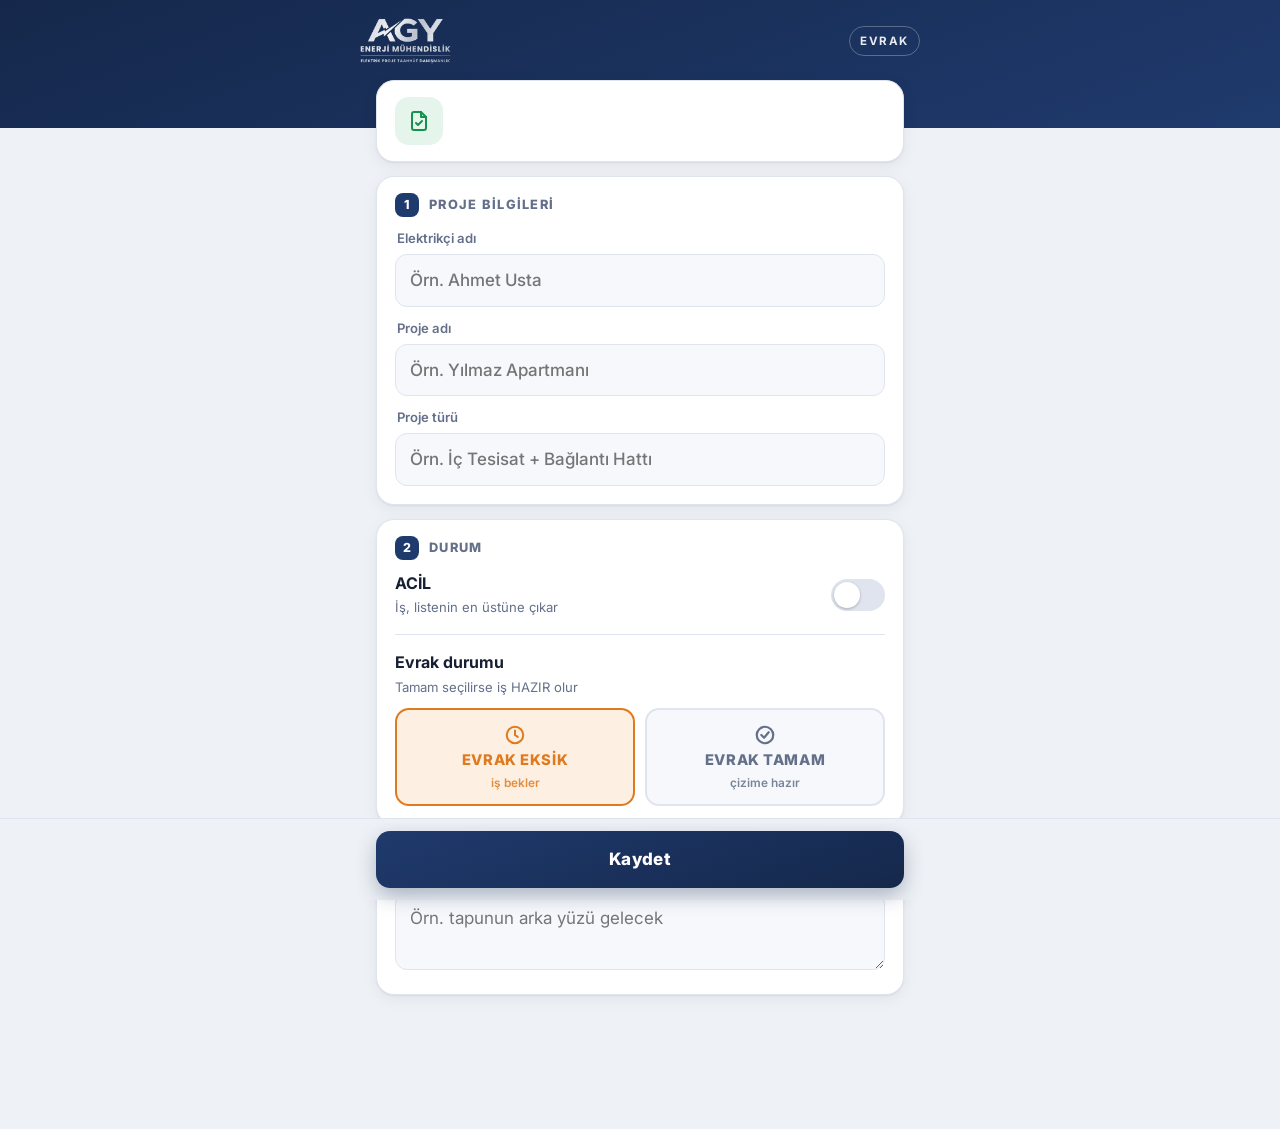
<file: evrak/apps-script/Form.html>
<!doctype html>
<html lang="tr">
<head>
<base target="_top">
<meta charset="utf-8">
<link rel="stylesheet" href="https://fonts.googleapis.com/css2?family=Inter:wght@400;500;600;700;800&family=JetBrains+Mono:wght@500&display=swap">
<style>
  :root {
    --lacivert: #15284b; --lacivert-2: #1f3a6d; --zemin: #eef1f6; --kart: #ffffff; --yazi: #172033; --soluk: #64708a;
    --cizgi: #dfe4ee; --giris: #f6f8fb; --odak: #2f5fb3; --iyi: #17914f; --iyi-acik: #e5f5ec; --uyari: #e07a1f; --uyari-acik: #fdf0e3;
    --kotu: #c0392b; --kotu-acik: #fbe9e7; --golge: 0 1px 2px rgba(16,24,40,.06), 0 4px 16px rgba(16,24,40,.06);
  }
  @media (prefers-color-scheme: dark) {
    :root { --zemin: #0c1220; --kart: #141c2e; --yazi: #e8edf6; --soluk: #95a1b8; --cizgi: #26314a; --giris: #0f1626; --odak: #6d9cf0;
      --iyi: #3cc47d; --iyi-acik: rgba(60,196,125,.14); --uyari: #f2a14a; --uyari-acik: rgba(242,161,74,.14); --kotu: #ff7a6b; --kotu-acik: rgba(255,122,107,.14);
      --golge: 0 1px 2px rgba(0,0,0,.4); }
  }
  * { box-sizing: border-box; -webkit-tap-highlight-color: transparent; }
  html, body { margin: 0; background: var(--zemin); color: var(--yazi); }
  body { font: 16px/1.45 Inter, -apple-system, "Segoe UI", Roboto, sans-serif; font-feature-settings: "calt" 0; }

  /* üst bant */
  .ust { background: linear-gradient(160deg, var(--lacivert) 0%, var(--lacivert-2) 100%); color: #fff; padding: 18px 20px 64px; }
  .ust-ic { max-width: 560px; margin: 0 auto; display: flex; align-items: center; justify-content: space-between; gap: 12px; }
  .ust img { height: 46px; width: auto; display: block; }
  .ust .etiket { font-size: .72rem; font-weight: 700; letter-spacing: .14em; text-transform: uppercase; padding: 6px 10px; border: 1px solid rgba(255,255,255,.28); border-radius: 99px; color: rgba(255,255,255,.9); }

  main { max-width: 560px; margin: -48px auto 0; padding: 0 16px 120px; }

  /* paket özeti */
  .ozet { background: var(--kart); border-radius: 18px; box-shadow: var(--golge); padding: 16px 18px; display: flex; align-items: center; gap: 14px; margin-bottom: 14px; border: 1px solid var(--cizgi); }
  .ozet .ikon { width: 48px; height: 48px; border-radius: 14px; background: var(--iyi-acik); color: var(--iyi); display: grid; place-items: center; flex: none; }
  .ozet b { display: block; font-size: 1.15rem; font-weight: 800; letter-spacing: -.01em; }
  .ozet small { color: var(--soluk); font: 500 .78rem "JetBrains Mono", ui-monospace, monospace; display: block; overflow: hidden; text-overflow: ellipsis; white-space: nowrap; max-width: 100%; }
  .ozet > div:last-child { min-width: 0; }

  /* bölümler */
  .bolum { background: var(--kart); border-radius: 18px; box-shadow: var(--golge); border: 1px solid var(--cizgi); padding: 16px 18px 18px; margin-bottom: 14px; }
  .bolum-bas { display: flex; align-items: center; gap: 10px; margin-bottom: 12px; }
  .bolum-bas .no { width: 24px; height: 24px; border-radius: 8px; background: var(--lacivert-2); color: #fff; font-size: .78rem; font-weight: 800; display: grid; place-items: center; }
  .bolum-bas h2 { font-size: .8rem; font-weight: 800; letter-spacing: .1em; text-transform: uppercase; margin: 0; color: var(--soluk); }

  .alan { position: relative; margin-top: 12px; }
  .alan:first-of-type { margin-top: 0; }
  .alan label { display: block; font-size: .82rem; font-weight: 600; color: var(--soluk); margin: 0 0 6px 2px; }
  .alan input, textarea { width: 100%; font: inherit; font-size: 17px; font-weight: 500; padding: 13px 14px; border-radius: 12px; border: 1.5px solid var(--cizgi); background: var(--giris); color: var(--yazi); outline: none; transition: border-color .15s, box-shadow .15s; }
  .alan input:focus, textarea:focus { border-color: var(--odak); box-shadow: 0 0 0 4px color-mix(in srgb, var(--odak) 18%, transparent); background: var(--kart); }
  textarea { min-height: 72px; resize: vertical; font-weight: 400; }

  .oneri { position: absolute; left: 0; right: 0; top: 100%; z-index: 20; margin-top: 6px; background: var(--kart); border: 1px solid var(--cizgi); border-radius: 14px; box-shadow: 0 12px 32px rgba(16,24,40,.18); overflow: hidden; }
  .oneri button { display: flex; align-items: center; gap: 10px; width: 100%; text-align: left; font: inherit; font-size: 16px; padding: 12px 14px; border: 0; border-top: 1px solid var(--cizgi); background: none; color: var(--yazi); }
  .oneri button:first-child { border-top: 0; }
  .oneri button::before { content: ""; width: 6px; height: 6px; border-radius: 50%; background: var(--odak); opacity: .5; flex: none; }
  .oneri mark { background: none; color: var(--odak); font-weight: 700; }

  /* son işler */
  .cipler { display: flex; gap: 8px; overflow-x: auto; padding-bottom: 2px; margin: 0 -4px; padding-left: 4px; scrollbar-width: none; }
  .cipler::-webkit-scrollbar { display: none; }
  .cip { flex: none; font: inherit; font-size: .88rem; padding: 9px 13px; border-radius: 12px; border: 1.5px solid var(--cizgi); background: var(--giris); color: var(--yazi); text-align: left; line-height: 1.25; max-width: 220px; }
  .cip b { display: block; font-weight: 700; }
  .cip span { color: var(--soluk); font-size: .8rem; }
  .cip:active { border-color: var(--odak); }

  /* ACİL anahtarı */
  .satir { display: flex; align-items: center; justify-content: space-between; gap: 14px; }
  .satir b { display: block; font-weight: 700; } .satir small { color: var(--soluk); font-size: .82rem; }
  .anahtar { position: relative; width: 54px; height: 32px; flex: none; }
  .anahtar input { opacity: 0; width: 100%; height: 100%; margin: 0; position: absolute; z-index: 1; }
  .anahtar span { position: absolute; inset: 0; border-radius: 99px; background: var(--cizgi); transition: background .2s; }
  .anahtar span::after { content: ""; position: absolute; top: 3px; left: 3px; width: 26px; height: 26px; border-radius: 50%; background: #fff; box-shadow: 0 1px 3px rgba(0,0,0,.25); transition: transform .2s; }
  .anahtar input:checked + span { background: var(--kotu); }
  .anahtar input:checked + span::after { transform: translateX(22px); }
  .ayrac { height: 1px; background: var(--cizgi); margin: 16px 0; }

  /* evrak durumu */
  .secim { display: grid; grid-template-columns: 1fr 1fr; gap: 10px; margin-top: 10px; }
  .secim button { font: inherit; display: flex; flex-direction: column; align-items: center; gap: 4px; padding: 14px 8px 12px; border-radius: 14px; border: 2px solid var(--cizgi); background: var(--giris); color: var(--soluk); transition: all .15s; }
  .secim button b { font-size: .92rem; font-weight: 800; letter-spacing: .04em; }
  .secim button small { font-size: .74rem; font-weight: 600; opacity: .85; }
  .secim svg { width: 22px; height: 22px; }
  .secim button.eksik.secili { border-color: var(--uyari); background: var(--uyari-acik); color: var(--uyari); }
  .secim button.tamam.secili { border-color: var(--iyi); background: var(--iyi); color: #fff; box-shadow: 0 6px 18px color-mix(in srgb, var(--iyi) 35%, transparent); }

  /* alt düğme */
  .alt-bar { position: fixed; left: 0; right: 0; bottom: 0; padding: 12px 16px calc(12px + env(safe-area-inset-bottom)); background: color-mix(in srgb, var(--zemin) 86%, transparent); backdrop-filter: blur(12px); -webkit-backdrop-filter: blur(12px); border-top: 1px solid var(--cizgi); z-index: 30; }
  .alt-bar button { display: block; width: 100%; max-width: 528px; margin: 0 auto; font: inherit; font-size: 17px; font-weight: 800; letter-spacing: .02em; padding: 16px; border: 0; border-radius: 14px; background: linear-gradient(160deg, var(--lacivert-2), var(--lacivert)); color: #fff; box-shadow: 0 8px 20px rgba(21,40,75,.3); }
  .alt-bar button:disabled { opacity: .65; }

  .mesaj { padding: 12px 14px; border-radius: 14px; margin-bottom: 14px; font-weight: 600; font-size: .92rem; }
  .mesaj.bilgi { background: color-mix(in srgb, var(--odak) 12%, transparent); color: var(--odak); }
  .mesaj.kotu { background: var(--kotu-acik); color: var(--kotu); }

  /* başarı ekranı */
  .basari { text-align: center; padding: 28px 20px 24px; }
  .tik { width: 76px; height: 76px; margin: 0 auto 14px; border-radius: 50%; background: var(--iyi); display: grid; place-items: center; box-shadow: 0 10px 28px color-mix(in srgb, var(--iyi) 40%, transparent); animation: belir .35s ease-out; }
  .tik svg { width: 40px; height: 40px; stroke: #fff; stroke-width: 3.2; fill: none; stroke-linecap: round; stroke-linejoin: round; stroke-dasharray: 40; stroke-dashoffset: 40; animation: ciz .4s .2s ease-out forwards; }
  @keyframes belir { from { transform: scale(.6); opacity: 0; } to { transform: scale(1); opacity: 1; } }
  @keyframes ciz { to { stroke-dashoffset: 0; } }
  .basari h1 { font-size: 1.4rem; font-weight: 800; margin: 0 0 4px; }
  .basari p { color: var(--soluk); margin: 0 0 16px; }
  .ozet-liste { text-align: left; border: 1px solid var(--cizgi); border-radius: 14px; overflow: hidden; }
  .ozet-liste div { display: flex; justify-content: space-between; gap: 12px; padding: 11px 14px; border-top: 1px solid var(--cizgi); font-size: .92rem; }
  .ozet-liste div:first-child { border-top: 0; }
  .ozet-liste span { color: var(--soluk); } .ozet-liste b { text-align: right; }
  .rozet { display: inline-block; font-size: .74rem; font-weight: 800; letter-spacing: .06em; padding: 3px 8px; border-radius: 6px; }
  .rozet.tamam { background: var(--iyi-acik); color: var(--iyi); } .rozet.eksik { background: var(--uyari-acik); color: var(--uyari); } .rozet.acil { background: var(--kotu-acik); color: var(--kotu); }
  .duzelt { margin-top: 16px; font: inherit; font-weight: 700; color: var(--odak); background: none; border: 0; padding: 10px; }
</style>
</head>
<body>
<header class="ust">
  <div class="ust-ic">
    <img alt="AGY Enerji Mühendislik" src="[data-uri]">
    <span class="etiket">Evrak</span>
  </div>
</header>

<main>
  <div class="ozet" id="ozet">
    <div class="ikon"><svg width="24" height="24" viewBox="0 0 24 24" fill="none" stroke="currentColor" stroke-width="2" stroke-linecap="round" stroke-linejoin="round"><path d="M14 3H7a2 2 0 0 0-2 2v14a2 2 0 0 0 2 2h10a2 2 0 0 0 2-2V8z"/><path d="M14 3v5h5"/><path d="m9 14 2 2 4-4"/></svg></div>
    <div><b id="ozetBaslik"></b><small id="ozetAlt"></small></div>
  </div>
  <div id="mesaj"></div>

  <form id="f" autocomplete="off">
    <section class="bolum" id="sonKart" hidden>
      <div class="bolum-bas"><h2>Son işler · dokun, doldursun</h2></div>
      <div class="cipler" id="cipler"></div>
    </section>

    <section class="bolum">
      <div class="bolum-bas"><span class="no">1</span><h2>Proje bilgileri</h2></div>
      <div class="alan"><label for="elektrikci">Elektrikçi adı</label><input type="text" id="elektrikci" required autocapitalize="words" spellcheck="false" placeholder="Örn. Ahmet Usta"><div class="oneri" hidden></div></div>
      <div class="alan"><label for="proje">Proje adı</label><input type="text" id="proje" required autocapitalize="words" spellcheck="false" placeholder="Örn. Yılmaz Apartmanı"><div class="oneri" hidden></div></div>
      <div class="alan"><label for="tur">Proje türü</label><input type="text" id="tur" required spellcheck="false" placeholder="Örn. İç Tesisat + Bağlantı Hattı"><div class="oneri" hidden></div></div>
    </section>

    <section class="bolum">
      <div class="bolum-bas"><span class="no">2</span><h2>Durum</h2></div>
      <div class="satir">
        <div><b>ACİL</b><small>İş, listenin en üstüne çıkar</small></div>
        <label class="anahtar"><input type="checkbox" id="acil" aria-label="ACİL"><span></span></label>
      </div>
      <div class="ayrac"></div>
      <div class="satir"><div><b>Evrak durumu</b><small>Tamam seçilirse iş HAZIR olur</small></div></div>
      <div class="secim" id="evrakDurum" role="radiogroup" aria-label="Evrak durumu">
        <button type="button" data-v="eksik" class="eksik secili" aria-pressed="true">
          <svg viewBox="0 0 24 24" fill="none" stroke="currentColor" stroke-width="2.2" stroke-linecap="round"><circle cx="12" cy="12" r="9"/><path d="M12 7v5l3 2"/></svg>
          <b>EVRAK EKSİK</b><small>iş bekler</small></button>
        <button type="button" data-v="tamam" class="tamam" aria-pressed="false">
          <svg viewBox="0 0 24 24" fill="none" stroke="currentColor" stroke-width="2.4" stroke-linecap="round" stroke-linejoin="round"><circle cx="12" cy="12" r="9"/><path d="m8 12 3 3 5-6"/></svg>
          <b>EVRAK TAMAM</b><small>çizime hazır</small></button>
      </div>
    </section>

    <section class="bolum">
      <div class="bolum-bas"><span class="no">3</span><h2>Not · isteğe bağlı</h2></div>
      <textarea id="not" placeholder="Örn. tapunun arka yüzü gelecek"></textarea>
    </section>

    <div class="alt-bar"><button id="gonder" type="submit">Kaydet</button></div>
  </form>

  <section class="bolum basari" id="basari" hidden>
    <div class="tik"><svg viewBox="0 0 24 24"><path d="m5 12.5 4.5 4.5L19 7.5"/></svg></div>
    <h1>Kaydedildi</h1>
    <p id="basariAlt"></p>
    <div class="ozet-liste" id="basariListe"></div>
    <button type="button" class="duzelt" id="duzelt">Bilgileri düzelt</button>
  </section>
</main>

<script>
  const DURUM = <?!= durum ?>, ISLER = <?!= isler ?>, ELEKTRIKCILER = <?!= elektrikciler ?>, TURLER = <?!= turler ?>;
  const $ = id => document.getElementById(id);
  const kacis = s => String(s).replace(/[&<>"]/g, c => ({ '&': '&amp;', '<': '&lt;', '>': '&gt;', '"': '&quot;' }[c]));
  const mesaj = (t, tur) => { $('mesaj').innerHTML = t ? '<div class="mesaj ' + tur + '">' + t + '</div>' : ''; };
  const B = s => String(s || '').toLocaleUpperCase('tr-TR').replace(/\s+/g, ' ').trim();   // karşılaştırma için
  const tekil = a => { const g = new Set(); return a.filter(v => v && !g.has(B(v)) && g.add(B(v))); };
  const paketSaati = p => { const m = /^(\d{4})(\d{2})(\d{2})-(\d{2})(\d{2})/.exec(p || ''); return m ? m[3] + '.' + m[2] + '.' + m[1] + ' · ' + m[4] + ':' + m[5] : p; };

  // yazarken öneri: kelime başı eşleşenler önce, sonra içinde geçenler; en çok 6
  function oneriKur(id, kaynak, sec) {
    const inp = $(id), kutu = inp.nextElementSibling;
    let gizleT = null;
    const basta = (v, q) => B(v).startsWith(q) || B(v).split(' ').some(w => w.startsWith(q));
    const goster = () => {
      clearTimeout(gizleT);
      const q = B(inp.value), adaylar = tekil(kaynak());
      let l = q ? adaylar.filter(v => basta(v, q)).concat(adaylar.filter(v => !basta(v, q) && B(v).includes(q))) : adaylar;
      l = l.filter(v => B(v) !== q).slice(0, 6);
      if (!l.length) { kutu.hidden = true; return; }
      kutu.innerHTML = l.map(v => {
        const i = q ? B(v).indexOf(q) : -1;
        const vurgu = i >= 0 ? kacis(v.slice(0, i)) + '<mark>' + kacis(v.slice(i, i + q.length)) + '</mark>' + kacis(v.slice(i + q.length)) : kacis(v);
        return '<button type="button" data-v="' + kacis(v) + '"><span>' + vurgu + '</span></button>';
      }).join('');
      kutu.hidden = false;
    };
    inp.addEventListener('input', goster);
    inp.addEventListener('focus', goster);
    inp.addEventListener('blur', () => { gizleT = setTimeout(() => { kutu.hidden = true; }, 150); });
    kutu.addEventListener('mousedown', e => e.preventDefault());
    kutu.addEventListener('click', e => {
      const b = e.target.closest('[data-v]'); if (!b) return;
      inp.value = b.dataset.v; kutu.hidden = true; if (sec) sec(b.dataset.v);
    });
  }

  function durumSec(v) {
    document.querySelectorAll('#evrakDurum button').forEach(b => { const on = b.dataset.v === v; b.classList.toggle('secili', on); b.setAttribute('aria-pressed', on); });
  }
  $('evrakDurum').addEventListener('click', e => { const b = e.target.closest('[data-v]'); if (b) durumSec(b.dataset.v); });
  const tamamMi = () => document.querySelector('#evrakDurum .secili').dataset.v === 'tamam';

  if (DURUM.yok) {
    $('ozetBaslik').textContent = 'Paket bulunamadı';
    $('ozetAlt').textContent = DURUM.paket;
    mesaj('Dosyalar gönderilememiş olabilir. WhatsApp\'tan kestirmeyi yeniden çalıştırın.', 'kotu');
    $('f').hidden = true;
  } else {
    $('ozetBaslik').textContent = DURUM.dosyaSayisi + ' evrak alındı';
    $('ozetAlt').textContent = DURUM.dosyalar ? DURUM.dosyalar.slice(0, 3).join(' · ') + (DURUM.dosyalar.length > 3 ? ' …' : '') : paketSaati(DURUM.paket);
    oneriKur('elektrikci', () => ELEKTRIKCILER.concat(ISLER.map(x => x.elektrikci)), () => $('proje').focus());
    // proje önerisi: yazılan elektrikçinin işleri
    oneriKur('proje', () => { const e = B($('elektrikci').value); return ISLER.filter(x => !e || B(x.elektrikci) === e).map(x => x.proje); },
      v => { const e = B($('elektrikci').value); const is = ISLER.find(x => B(x.proje) === B(v) && (!e || B(x.elektrikci) === e)); if (is && !$('tur').value) $('tur').value = is.tur; });
    oneriKur('tur', () => TURLER.concat(ISLER.map(x => x.tur)));
    if (ISLER.length) {
      $('sonKart').hidden = false;
      $('cipler').innerHTML = ISLER.slice(0, 8).map((x, i) => '<button type="button" class="cip" data-i="' + i + '"><b>' + kacis(x.elektrikci) + '</b><span>' + kacis(x.proje) + '</span></button>').join('');
      $('cipler').addEventListener('click', e => {
        const b = e.target.closest('[data-i]'); if (!b) return;
        const x = ISLER[+b.dataset.i]; $('elektrikci').value = x.elektrikci; $('proje').value = x.proje; $('tur').value = x.tur;
      });
    }
    const b = DURUM.bilgi;
    if (b) {                                         // daha önce kaydedilmiş: düzeltme
      $('elektrikci').value = b.elektrikci; $('proje').value = b.proje; $('tur').value = b.tur;
      $('acil').checked = !!b.acil; durumSec(b.evrakTamam ? 'tamam' : 'eksik'); $('not').value = b.not || '';
      mesaj('Bu paketin bilgisi daha önce kaydedildi. Değiştirip yeniden kaydedebilirsiniz.', 'bilgi');
    }
  }

  function basariGoster(veri, sayi) {
    $('f').hidden = true; $('ozet').hidden = true; mesaj('');
    $('basariAlt').textContent = sayi + ' evrak işe bağlandı';
    $('basariListe').innerHTML =
      '<div><span>Elektrikçi</span><b>' + kacis(veri.elektrikci) + '</b></div>' +
      '<div><span>Proje</span><b>' + kacis(veri.proje) + '</b></div>' +
      '<div><span>Tür</span><b>' + kacis(veri.tur) + '</b></div>' +
      '<div><span>Durum</span><b>' + (veri.acil ? '<span class="rozet acil">ACİL</span> ' : '') + (veri.tamam ? '<span class="rozet tamam">EVRAK TAMAM</span>' : '<span class="rozet eksik">EVRAK EKSİK</span>') + '</b></div>';
    $('basari').hidden = false; window.scrollTo(0, 0);
  }
  $('duzelt').addEventListener('click', () => { $('basari').hidden = true; $('f').hidden = false; $('ozet').hidden = false; $('gonder').textContent = 'Yeniden kaydet'; });

  $('f').addEventListener('submit', e => {
    e.preventDefault();
    $('gonder').disabled = true; $('gonder').textContent = 'Kaydediliyor…';
    const veri = { elektrikci: $('elektrikci').value, proje: $('proje').value, tur: $('tur').value, acil: $('acil').checked, tamam: tamamMi(), not: $('not').value };
    google.script.run
      .withSuccessHandler(r => { $('gonder').disabled = false; basariGoster(veri, r.dosyaSayisi); })
      .withFailureHandler(err => {
        mesaj('Kaydedilemedi: ' + kacis(err.message || err), 'kotu');
        $('gonder').disabled = false; $('gonder').textContent = 'Kaydet'; window.scrollTo(0, 0);
      })
      .bilgiKaydet(DURUM.paket, veri);
  });
</script>
</body>
</html>
</file>
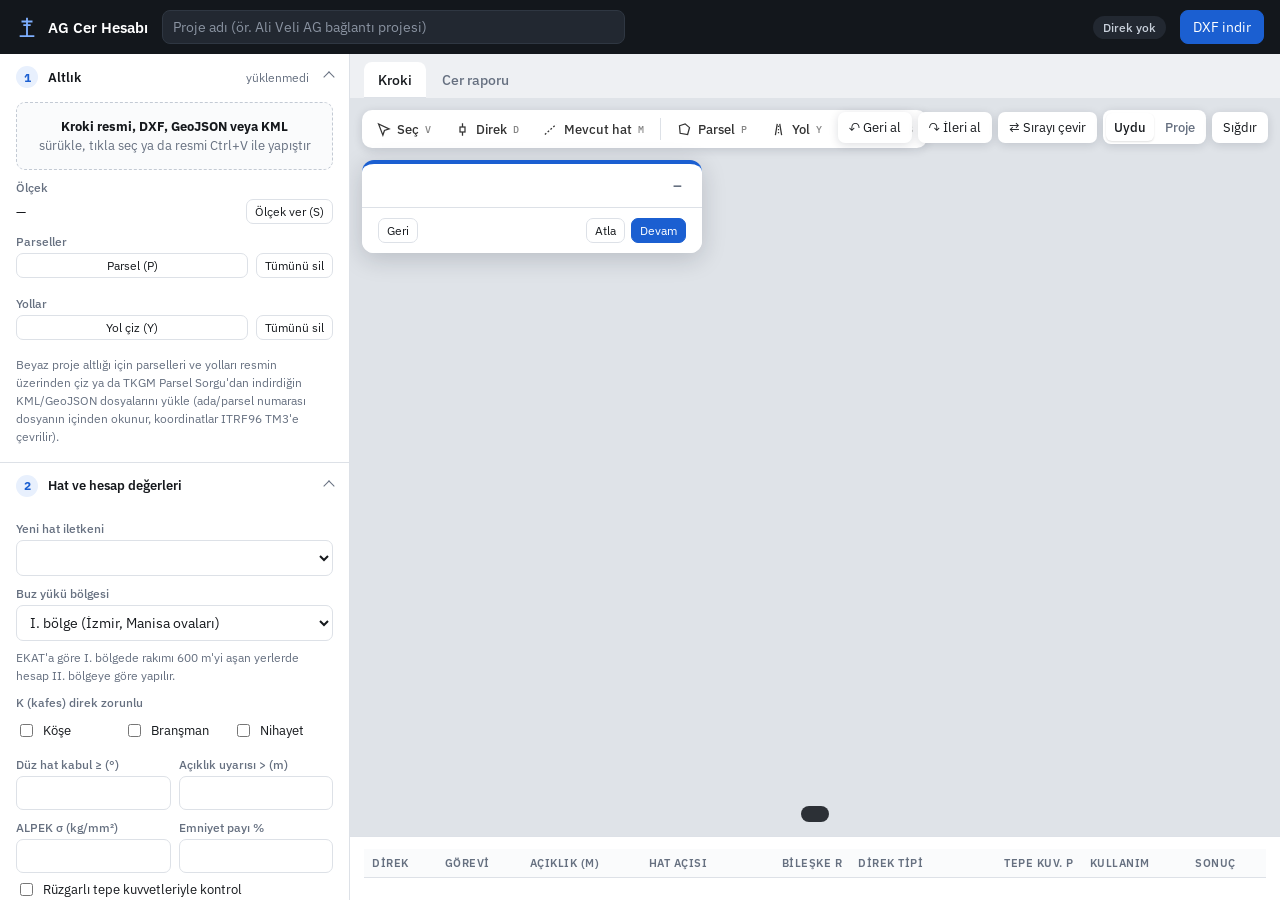
<file: havai/src/app.html>
<!DOCTYPE html>
<html lang="tr">
<head>
<meta charset="utf-8">
<meta name="viewport" content="width=device-width, initial-scale=1">
<title>AG Cer Hesabı ve Direk Seçimi</title>
<link rel="preconnect" href="https://fonts.googleapis.com">
<link href="https://fonts.googleapis.com/css2?family=IBM+Plex+Sans:wght@400;500;600;700&family=IBM+Plex+Mono:wght@400;500&display=swap" rel="stylesheet">
<style>
:root{--bg:#eef0f3;--panel:#fff;--ink:#16191d;--mute:#667080;--line:#dde1e7;--acc:#1b5fd1;--acc2:#e8f0fd;--ok:#16794a;--okbg:#e6f4ec;--bad:#c42b1c;--badbg:#fbeae8;--warn:#9a5b00;--warnbg:#fff4df;--r:10px}
*{box-sizing:border-box}
html,body{height:100%}
body{margin:0;font-family:'IBM Plex Sans',system-ui,sans-serif;background:var(--bg);color:var(--ink);font-size:13.5px}
button,input,select{font:inherit;color:inherit}
header{height:54px;display:flex;align-items:center;gap:14px;padding:0 16px;background:#13171c;color:#fff}
.brand{display:flex;align-items:center;gap:10px;font-weight:600;font-size:15px;white-space:nowrap}
.brand svg{flex:none}
#projName{background:#222831;border:1px solid #2f3742;border-radius:8px;color:#fff;padding:7px 10px;min-width:260px;flex:1;max-width:520px}
#projName::placeholder{color:#8a93a1}
.hdr-sp{flex:1}
.chip{display:inline-flex;align-items:center;gap:6px;padding:4px 10px;border-radius:999px;font-size:12px;font-weight:500;background:#222831;color:#c9d1dc;white-space:nowrap}
.chip.ok{background:#173d2a;color:#7fe0aa}.chip.bad{background:#4a1c18;color:#ffaaa1}
.hbtn{border:1px solid #2f3742;background:#222831;color:#fff;border-radius:8px;padding:7px 12px;cursor:pointer;white-space:nowrap}
.hbtn:hover{background:#2b323c}
.hbtn.pri{background:var(--acc);border-color:var(--acc)}
.hbtn.pri:hover{background:#174fb0}
.app{display:grid;grid-template-columns:350px 1fr;height:calc(100vh - 54px)}
aside{background:var(--panel);border-right:1px solid var(--line);overflow:auto}
.sec{border-bottom:1px solid var(--line)}
.sec>summary{list-style:none;cursor:pointer;padding:12px 16px;display:flex;align-items:center;gap:10px;font-weight:600;font-size:13px;user-select:none}
.sec>summary::-webkit-details-marker{display:none}
.sec>summary .n{width:22px;height:22px;border-radius:50%;background:var(--acc2);color:var(--acc);display:grid;place-items:center;font-size:11.5px;font-weight:700;flex:none}
.sec>summary .meta{margin-left:auto;font-weight:400;color:var(--mute);font-size:12px;max-width:150px;overflow:hidden;text-overflow:ellipsis;white-space:nowrap}
.sec>summary::after{content:'';width:7px;height:7px;border-right:1.6px solid var(--mute);border-bottom:1.6px solid var(--mute);transform:rotate(45deg);margin-left:6px;transition:.15s}
.sec[open]>summary::after{transform:rotate(225deg)}
.sec .body{padding:2px 16px 16px}
label.l{display:block;font-size:12px;color:var(--mute);margin:10px 0 4px;font-weight:500}
input.f,select.f{width:100%;padding:7px 9px;border:1px solid var(--line);border-radius:7px;background:#fff}
input.f:focus,select.f:focus{outline:2px solid #bcd3f7;border-color:var(--acc)}
.row{display:flex;gap:8px}.row>*{flex:1;min-width:0}
.chk{display:flex;align-items:center;gap:7px;font-size:13px;margin:7px 0;cursor:pointer}
.seg{display:flex;background:#f1f3f6;border-radius:8px;padding:3px;gap:3px}
.seg button{flex:1;border:0;background:transparent;padding:6px 8px;border-radius:6px;cursor:pointer;font-size:12.5px;color:var(--mute);font-weight:500}
.seg button.on{background:#fff;color:var(--ink);box-shadow:0 1px 2px rgba(0,0,0,.12)}
.btn{border:1px solid var(--line);background:#fff;border-radius:7px;padding:7px 11px;cursor:pointer;font-size:13px}
.btn:hover{border-color:#b9c0ca}
.btn.pri{background:var(--acc);border-color:var(--acc);color:#fff}
.btn.sm{padding:4px 8px;font-size:12px}
.note{font-size:12px;color:var(--mute);line-height:1.5;margin:8px 0 0}
.drop{border:1.5px dashed #c3cad4;border-radius:9px;padding:14px;text-align:center;color:var(--mute);font-size:12.5px;cursor:pointer;line-height:1.5;background:#fafbfc}
.drop:hover,.drop.hov{border-color:var(--acc);color:var(--acc);background:var(--acc2)}
.drop b{color:var(--ink)}
.plist{margin-top:8px;max-height:140px;overflow:auto;font-size:12.5px}
.plist div{display:flex;align-items:center;gap:6px;padding:3px 0;border-bottom:1px dashed var(--line)}
.plist div span{flex:1}
.x{border:0;background:none;cursor:pointer;color:var(--mute);font-size:15px;line-height:1;padding:0 4px}
.x:hover{color:var(--bad)}
main{display:flex;flex-direction:column;min-width:0;min-height:0}
.tabs{display:flex;gap:2px;padding:8px 14px 0;background:var(--bg)}
.tab{border:0;background:transparent;padding:9px 14px;border-radius:8px 8px 0 0;cursor:pointer;font-weight:500;color:var(--mute)}
.tab.on{background:var(--panel);color:var(--ink);box-shadow:0 -1px 0 var(--line) inset}
.view{display:none;flex:1;min-height:0;flex-direction:column;background:var(--panel)}
.view.on{display:flex}
#stage{position:relative;flex:1 1 60%;min-height:300px;background:#dfe3e8;overflow:hidden}
canvas{display:block;width:100%;height:100%}
.tb{position:absolute;left:12px;top:12px;display:flex;gap:4px;background:#fff;border-radius:10px;padding:4px;box-shadow:0 2px 10px rgba(16,24,40,.14)}
.tb button{display:flex;align-items:center;gap:6px;border:0;background:transparent;padding:7px 10px;border-radius:7px;cursor:pointer;font-size:12.5px;font-weight:500;color:#333}
.tb button:hover{background:#f1f3f6}
.tb button.on{background:var(--acc);color:#fff}
.tb kbd{font-family:'IBM Plex Mono',monospace;font-size:10px;opacity:.6}
.tb .sep{width:1px;background:var(--line);margin:4px 2px}
.tr{position:absolute;right:12px;top:12px;display:flex;gap:6px;align-items:center}
.tr .seg{background:#fff;box-shadow:0 2px 10px rgba(16,24,40,.14)}
.tr .btn{box-shadow:0 2px 10px rgba(16,24,40,.14);border:0}
.hint{position:absolute;left:50%;bottom:14px;transform:translateX(-50%);background:rgba(19,23,28,.88);color:#fff;padding:8px 14px;border-radius:999px;font-size:12.5px;pointer-events:none;white-space:nowrap;max-width:90%;overflow:hidden;text-overflow:ellipsis}
.empty{position:absolute;inset:0;display:grid;place-items:center;pointer-events:none}
.empty div{background:#fff;border-radius:12px;padding:22px 26px;text-align:center;box-shadow:0 2px 14px rgba(16,24,40,.1);max-width:420px;color:var(--mute);line-height:1.6}
.empty b{color:var(--ink);font-size:15px;display:block;margin-bottom:6px}
.bottom{flex:0 0 auto;max-height:42%;overflow:auto;border-top:1px solid var(--line);padding:12px 14px;background:#fff}
table{border-collapse:collapse;width:100%;font-variant-numeric:tabular-nums}
th{font-size:11px;text-transform:uppercase;letter-spacing:.5px;color:var(--mute);font-weight:600;text-align:left;padding:7px 8px;border-bottom:1px solid var(--line);background:#fafbfc;position:sticky;top:-12px}
td{padding:6px 8px;border-bottom:1px solid #eef0f3;font-size:13px;vertical-align:middle}
tr.sel td{background:#f2f6fe}
tbody tr{cursor:pointer}
td.num{text-align:right;font-family:'IBM Plex Mono',monospace;font-size:12.5px}
td input.in{width:66px;padding:4px 6px;border:1px solid var(--line);border-radius:6px;font-family:'IBM Plex Mono',monospace;font-size:12.5px}
td select{padding:4px 6px;border:1px solid var(--line);border-radius:6px;font-size:12.5px;background:#fff}
.pill{display:inline-block;padding:2px 8px;border-radius:999px;font-size:11.5px;font-weight:600}
.pill.ok{background:var(--okbg);color:var(--ok)}.pill.bad{background:var(--badbg);color:var(--bad)}
.tag{display:inline-block;padding:1px 7px;border-radius:5px;font-size:11.5px;background:#f1f3f6;color:#444}
.bar{height:6px;background:#eef0f3;border-radius:3px;overflow:hidden;width:70px;display:inline-block;vertical-align:middle;margin-right:6px}.bar i{display:block;height:100%}
.warns{margin-top:10px;display:flex;flex-direction:column;gap:6px}
.w{padding:8px 11px;border-radius:8px;font-size:12.5px;line-height:1.45}
.w.warn{background:var(--warnbg);color:#5d3a00}.w.bad{background:var(--badbg);color:#7a1c12}.w.info{background:#eef4fd;color:#1e3f73}
.paper{flex:1;overflow:auto;padding:18px;background:#e4e7eb}
.paper .sheet{background:#fff;box-shadow:0 2px 16px rgba(0,0,0,.14);margin:0 auto;max-width:1400px}
.paper .sheet svg{display:block;width:100%;height:auto}
.ptools{display:flex;gap:8px;align-items:center;padding:10px 14px;border-bottom:1px solid var(--line);background:#fff}
.ptools .sp{flex:1}
.float{position:fixed;right:24px;top:120px;width:300px;background:#fff;border-radius:12px;box-shadow:0 10px 34px rgba(0,0,0,.28);padding:12px 14px;z-index:55;display:none;border-top:4px solid var(--acc)}
.float.on{display:block}
.float .fh{display:flex;align-items:center;gap:8px;cursor:move;user-select:none;margin:-4px 0 6px;padding:4px 0}
.float .acts{display:flex;gap:8px;justify-content:flex-end;margin-top:12px}
.modal{position:fixed;inset:0;background:rgba(15,20,28,.45);display:none;align-items:center;justify-content:center;z-index:50}
.modal.on{display:flex}
.card{background:#fff;border-radius:14px;padding:20px 22px;width:min(460px,94vw);box-shadow:0 20px 50px rgba(0,0,0,.3)}
.card h3{margin:0 0 4px;font-size:16px}
.card .acts{display:flex;gap:8px;justify-content:flex-end;margin-top:16px}
.toast{position:fixed;right:18px;bottom:18px;background:#13171c;color:#fff;padding:10px 14px;border-radius:9px;font-size:13px;opacity:0;transform:translateY(8px);transition:.2s;pointer-events:none;z-index:60;max-width:420px}
.toast.on{opacity:1;transform:none}
.guide{position:absolute;left:12px;top:62px;bottom:12px;height:max-content;max-height:calc(100% - 74px);overflow:auto;width:340px;background:#fff;border-radius:12px;box-shadow:0 6px 24px rgba(16,24,40,.18);padding:14px 16px;border-top:4px solid var(--acc);z-index:5}
.guide .gh{display:flex;align-items:center;gap:8px;font-size:11.5px;color:var(--mute);font-weight:600;text-transform:uppercase;letter-spacing:.5px}
.guide .dots{display:flex;gap:4px;margin-left:auto}.guide .dots i{width:7px;height:7px;border-radius:50%;background:#dde1e7}.guide .dots i.d{background:#9fc0f2}.guide .dots i.c{background:var(--acc);width:16px;border-radius:4px}
.guide h4{margin:8px 0 6px;font-size:15.5px}
.guide p{margin:0;font-size:13px;line-height:1.55;color:#333}
.guide .gx{margin-top:10px}
.guide .gacts{display:flex;gap:6px;margin:14px -16px -14px;padding:10px 16px;align-items:center;position:sticky;bottom:-14px;background:#fff;border-top:1px solid var(--line)}.guide .gacts .sp{flex:1}
.guide .st{display:flex;align-items:center;gap:6px;font-size:12.5px;margin-top:10px;padding:7px 9px;border-radius:7px;background:#f6f7f9;color:var(--mute)}
.guide .st.ok{background:var(--okbg);color:var(--ok)}
.gpill{position:absolute;left:12px;top:62px;border:0;background:var(--acc);color:#fff;border-radius:999px;padding:7px 13px;font-weight:600;font-size:12.5px;cursor:pointer;box-shadow:0 4px 14px rgba(27,95,209,.35);display:none;z-index:5}
.dbar{position:absolute;left:50%;bottom:56px;transform:translateX(-50%);display:none;gap:6px;align-items:center;background:#fff;padding:6px 8px 6px 12px;border-radius:999px;box-shadow:0 4px 16px rgba(16,24,40,.18);font-size:12.5px;z-index:6}
.dbar.on{display:flex}
.abar{position:absolute;left:50%;top:62px;transform:translateX(-50%);display:none;gap:8px;align-items:center;background:#fff8e6;border:1px solid #f0c36d;color:#5c4400;padding:8px 10px 8px 14px;border-radius:12px;box-shadow:0 4px 16px rgba(16,24,40,.14);font-size:13px;z-index:6;max-width:92%;flex-wrap:wrap}
.abar.on{display:flex}
.empty .kart{pointer-events:auto;background:#fff;border-radius:14px;padding:24px 28px;text-align:center;box-shadow:0 6px 24px rgba(16,24,40,.16);max-width:460px;color:var(--mute);line-height:1.6}
.empty .kart .row{justify-content:center;margin-top:12px;flex-wrap:wrap}
.empty .kart .btn{flex:none}
.selcard{position:absolute;right:12px;top:60px;width:270px;background:#fff;border-radius:12px;box-shadow:0 4px 18px rgba(16,24,40,.16);padding:12px 14px;display:none}
.selcard.on{display:block}
.selcard h4{margin:0 0 6px;font-size:14px;display:flex;align-items:center;gap:8px}
.selcard .kv{display:grid;grid-template-columns:auto 1fr;gap:3px 10px;font-size:12.5px;margin:6px 0}
.selcard .kv span:nth-child(odd){color:var(--mute)}
.exrow{display:flex;gap:6px;align-items:center;margin:4px 0}
.exrow input{flex:1;padding:4px 7px;border:1px solid var(--line);border-radius:6px;font-size:12.5px}
a{color:var(--acc)}
/* BHP sayfasına gömülü: üst şerit, kesit kontrolü ve (NYY'de) ALPEK ayarları BHP'de; harita tam alanı kullanır */
.gomulu header{display:none}
.gomulu .app{height:100vh}
.gomulu #s3,.gomulu #dlRepDxf,.gomulu #dlRepSvg{display:none}
.gomulu.nyy #routeCond,.gomulu.nyy label[for=routeCond],.gomulu.nyy .alpekAyar{display:none}
@media (max-width:980px){.app{grid-template-columns:1fr;height:auto}aside{max-height:none}#stage{min-height:60vh}header{flex-wrap:wrap;height:auto;padding:8px 12px}#projName{min-width:0}}
</style>
</head>
<body>
<header>
  <div class="brand"><svg width="22" height="22" viewBox="0 0 24 24" fill="none" stroke="#7fb0ff" stroke-width="2"><path d="M12 2v20M6 6h12M8 10h8M4 22h16"/></svg>AG Cer Hesabı</div>
  <input id="projName" placeholder="Proje adı (ör. Ali Veli AG bağlantı projesi)">
  <span class="hdr-sp"></span>
  <span class="chip" id="stChip">Direk yok</span>
  <button class="hbtn pri" id="dlZip">DXF indir</button>
</header>
<div class="app">
<aside>
  <details class="sec" open id="s1"><summary><span class="n">1</span>Altlık<span class="meta" id="m1">yüklenmedi</span></summary><div class="body">
    <div class="drop" id="drop"><b>Kroki resmi, DXF, GeoJSON veya KML</b><br>sürükle, tıkla seç ya da resmi Ctrl+V ile yapıştır</div>
    <input type="file" id="file" accept="image/*,.dxf,.geojson,.json,.kml" multiple hidden>
    <div id="dxfPick" style="display:none">
      <label class="l">Hat polyline'ı (DXF)</label>
      <select class="f" id="polySel"></select>
      <div class="row" style="margin-top:6px"><button class="btn" id="usePoly">Köşeleri direk yap</button><button class="btn" id="revPoly">Yönü çevir</button></div>
    </div>
    <label class="l">Ölçek</label>
    <div class="row"><div id="scaleTxt" style="align-self:center;font-size:12.5px">—</div><button class="btn sm" id="scaleBtn" style="flex:none">Ölçek ver (S)</button></div>
    <label class="l">Parseller <span id="pcount" style="font-weight:400"></span></label>
    <div class="row"><button class="btn sm" id="parcelBtn">Parsel (P)</button><button class="btn sm" id="parcelClr" style="flex:none">Tümünü sil</button></div>
    <div id="autoBox" style="display:none;margin-top:8px;padding:10px;border-radius:9px;background:#f4f7fc">
      <div style="font-size:12.5px;font-weight:600;margin-bottom:6px">Otomatik parsel (resimden)</div>
      <div class="row"><button class="btn sm pri" id="findAll">Tüm parselleri bul</button><button class="btn sm" id="readNums">Numaraları sırayla gir</button></div>
      <label class="chk" style="margin-top:8px"><input type="checkbox" id="autoClick" checked>Tek tıkla bul (Shift+tık: elle köşe)</label>
      <div class="row" style="align-items:center"><button class="btn sm" id="pickLine" style="flex:none">Sınır rengini seç</button><span class="note" id="lineInfo" style="margin:0">kırmızı çizgiler</span></div>
    </div>
    <div class="plist" id="plist"></div>
    <label class="l">Yollar <span id="rcount" style="font-weight:400"></span></label>
    <div class="row"><button class="btn sm" id="roadBtn">Yol çiz (Y)</button><button class="btn sm" id="roadClr" style="flex:none">Tümünü sil</button></div>
    <div class="plist" id="rlist"></div>
    <p class="note">Beyaz proje altlığı için parselleri ve yolları resmin üzerinden çiz ya da TKGM Parsel Sorgu'dan indirdiğin KML/GeoJSON dosyalarını yükle (ada/parsel numarası dosyanın içinden okunur, koordinatlar ITRF96 TM3'e çevrilir).</p>
  </div></details>

  <details class="sec" open id="s2"><summary><span class="n">2</span>Hat ve hesap değerleri<span class="meta" id="m2"></span></summary><div class="body">
    <div class="alpekAyar"><label class="l">Yeni hat iletkeni</label><select class="f" id="routeCond"></select></div>
    <label class="l">Buz yükü bölgesi</label>
    <select class="f" id="bolge"><option value="1">I. bölge (İzmir, Manisa ovaları)</option><option value="2">II. bölge</option><option value="3">III. bölge</option><option value="4">IV. bölge</option></select>
    <p class="note">EKAT'a göre I. bölgede rakımı 600 m'yi aşan yerlerde hesap II. bölgeye göre yapılır.</p>
    <label class="l">K (kafes) direk zorunlu</label>
    <div class="row"><label class="chk"><input type="checkbox" id="kKose">Köşe</label><label class="chk"><input type="checkbox" id="kBrans">Branşman</label><label class="chk"><input type="checkbox" id="kNih">Nihayet</label></div>
    <div class="row">
      <div><label class="l">Düz hat kabul ≥ (°)</label><input class="f" id="straightAng" type="number" step="1"></div>
      <div><label class="l">Açıklık uyarısı > (m)</label><input class="f" id="maxSpan" type="number" step="1"></div>
    </div>
    <div class="row">
      <div class="alpekAyar"><label class="l">ALPEK σ (kg/mm²)</label><input class="f" id="sigma" type="number" step="0.5"></div>
      <div><label class="l">Emniyet payı %</label><input class="f" id="margin" type="number" step="5"></div>
    </div>
    <label class="chk"><input type="checkbox" id="wind">Rüzgarlı tepe kuvvetleriyle kontrol</label>
    <label class="chk"><input type="checkbox" id="firstMev">Hat mevcut direkten başlar</label>
  </div></details>

  <details class="sec" id="s3"><summary><span class="n">3</span>Kesit kontrolü<span class="meta" id="m3">güç girilmedi</span></summary><div class="body">
    <div class="row">
      <div><label class="l">Bağlantı gücü (kW)</label><input class="f" id="kW" type="number" step="0.5" placeholder="ör. 10"></div>
      <div><label class="l">Bağlantı</label><select class="f" id="tri"><option value="1">Trifaze 380 V</option><option value="0">Monofaze 220 V</option></select></div>
    </div>
    <div class="row">
      <div><label class="l">cosφ</label><input class="f" id="cos" type="number" step="0.05" value="0.8"></div>
      <div><label class="l">Toplam mesafe (m)</label><input class="f" id="Lm" type="number" placeholder="gir"></div>
      <div><label class="l">Sınır %e</label><input class="f" id="lim" type="number" step="0.1" value="1"></div>
    </div>
    <label class="chk"><input type="checkbox" id="autoK">Kesiti otomatik seç (en küçük uygun ALPEK)</label>
    <div class="row"><div><label class="l">Al κ (m/Ω·mm²)</label><input class="f" id="kappa" type="number" step="0.5" value="35"></div><div></div></div>
    <div id="kesitOut" class="note"></div>
  </div></details>

  <details class="sec" id="s5"><summary><span class="n">i</span>Kaynaklar ve kabuller</summary><div class="body note" style="margin:0">
    <b>ALPEK cer</b> = askı teli kesiti × σ (Alpek El Kitabı σ = 12 kg/mm²): 3x16+25 → 300, 3x25+35 → 420, 3x35+50 → 600, 3x50+70 → 840 kg.<br>
    <b>Çıplak iletken</b> cer'i buz yükü bölgesine göre müşterek hat çekme kuvvetleri tablosundan alınır, tertipler toplanır (3P+R/I = 3×138,5 + 100 + 125 = 640,5 kg, II. bölge).<br>
    <b>Demir direk</b> rüzgarsız/rüzgarlı tepe kuvvetleri: 8I 300/231, 10I 500/443, 12I 900/786, 10U 700/597, 12U 1200/1086, K1 1000/871 … K5 5000/4806 kg. <b>SBA beton</b>: tip × 100 kg.<br>
    <b>Topraklama</b>: yeni demir direklerde koruma topraklaması (KT); AG hava hattının nihayet direğinde ayrıca işletme topraklaması (İT).<br>
    <b>Gerilim düşümü</b>: %e = 100·N·L/(κ·S·U²) trifaze, 200·N·L/(κ·S·U²) monofaze.<br><br>
    <a href="https://konen.com.tr/dosya/TeknikBilgi/KonenTeknik_tepe-kuvvetleri_008.pdf">Konen – direk tepe kuvvetleri</a> · <a href="https://www.konen.com.tr/dosya/TeknikBilgi/KonenTeknik_iletkenler--buz-yuku-bolgelerine-gore-iletkenlerin-musterek-hat-cekme-kuvvetleri_010.pdf">Konen – iletken çekme kuvvetleri</a> · <a href="https://pdfcoffee.com/alpek-el-kitab-1-pdf-free.html">Alpek El Kitabı</a> · <a href="https://www.emo.org.tr/ekler/5f9e40b7271a4a2_ek.pdf?tipi=1&turu=X&sube=15">EMO – ilçe bazında buz yükü bölgeleri</a> · <a href="https://www.emo.org.tr/ekler/57041ae1aec217e_ek.pdf?dergi=1278">EMO – nihayet direği işletme topraklaması</a>
  </div></details>
</aside>

<main>
  <div class="tabs"><button class="tab on" data-v="vK">Kroki</button><button class="tab" data-v="vR">Cer raporu</button></div>
  <section class="view on" id="vK">
    <div id="stage">
      <canvas id="cv"></canvas>
      <div class="tb" id="tb">
        <button data-t="move" title="Seç / taşı (V)"><svg width="15" height="15" viewBox="0 0 24 24" fill="none" stroke="currentColor" stroke-width="2"><path d="M4 3l7 18 2.5-7.5L21 11z"/></svg>Seç<kbd>V</kbd></button>
        <button data-t="add" title="Direk ekle (D)"><svg width="15" height="15" viewBox="0 0 24 24" fill="none" stroke="currentColor" stroke-width="2"><rect x="8" y="8" width="8" height="8"/><path d="M12 2v6M12 16v6"/></svg>Direk<kbd>D</kbd></button>
        <button data-t="ex" title="Mevcut hat yönü (M)"><svg width="15" height="15" viewBox="0 0 24 24" fill="none" stroke="currentColor" stroke-width="2" stroke-dasharray="3 3"><path d="M3 20L21 4"/></svg>Mevcut hat<kbd>M</kbd></button>
        <span class="sep"></span>
        <button data-t="parcel" title="Parsel çiz (P)"><svg width="15" height="15" viewBox="0 0 24 24" fill="none" stroke="currentColor" stroke-width="2"><path d="M4 6l9-3 7 6-3 11-12-2z"/></svg>Parsel<kbd>P</kbd></button>
        <button data-t="road" title="Yol çiz (Y)"><svg width="15" height="15" viewBox="0 0 24 24" fill="none" stroke="currentColor" stroke-width="2"><path d="M7 21L10 3M17 21L14 3M12 6v2M12 11v2M12 16v2"/></svg>Yol<kbd>Y</kbd></button>
        <button data-t="scale" title="Ölçek ver (S): bilinen bir mesafenin iki ucuna tıkla"><svg width="15" height="15" viewBox="0 0 24 24" fill="none" stroke="currentColor" stroke-width="2"><path d="M3 17h18M5 13v8M19 13v8M9 15v4M13 15v4M17 15v4"/></svg>Ölçek<kbd>S</kbd></button>
      </div>
      <div class="tr">
        <button class="btn" id="bUndo" title="Geri al (Ctrl+Z)">↶ Geri al</button><button class="btn" id="bRedo" title="İleri al (Ctrl+Y)">↷ İleri al</button>
        <button class="btn" id="bRev" title="Direk sırasını ters çevir (hattı yanlış uçtan başlattıysan)">⇄ Sırayı çevir</button>
        <div class="seg" id="viewSeg"><button data-m="sat" class="on">Uydu</button><button data-m="proj">Proje</button></div>
        <button class="btn" id="zFit">Sığdır</button>
      </div>
      <div class="selcard" id="selCard"></div>
      <div class="empty" id="empty" style="display:none"></div>
      <div class="abar" id="abar"></div>
      <div class="guide" id="guide">
        <div class="gh"><span id="gStep"></span><div class="dots" id="gDots"></div><button class="x" id="gHide" title="Rehberi gizle">–</button></div>
        <h4 id="gTitle"></h4><p id="gText"></p><div class="gx" id="gExtra"></div><div id="gStatus"></div>
        <div class="gacts"><button class="btn sm" id="gBack">Geri</button><span class="sp"></span><button class="btn sm" id="gSkip">Atla</button><button class="btn sm pri" id="gNext">Devam</button></div>
      </div>
      <button class="gpill" id="gShow">Adım adım rehber</button>
      <div class="hint" id="hint"></div>
      <div class="dbar" id="dbar"><span id="dbarTxt"></span><button class="btn sm pri" onclick="finishDraft()">Bitir (Enter)</button><button class="btn sm" onclick="S.draft.pop();draw()">Son noktayı sil</button><button class="btn sm" onclick="S.draft=[];draw()">İptal (Esc)</button></div>
    </div>
    <div class="bottom">
      <table id="tbl"><thead><tr><th>Direk</th><th>Görevi</th><th>Açıklık (m)</th><th>Hat açısı</th><th style="text-align:right">Bileşke R</th><th>Direk tipi</th><th style="text-align:right">Tepe kuv. P</th><th>Kullanım</th><th>Sonuç</th></tr></thead><tbody></tbody></table>
      <div class="warns" id="warns"></div>
    </div>
  </section>
  <section class="view" id="vR">
    <div class="ptools"><b>Mühendislik cer raporu</b><span class="note" style="margin:0">A3 yatay · kabuller, kuvvet tablosu, kuvvet şemaları, kesit kontrolü, sonuç</span><span class="sp"></span><button class="btn" id="dlRepDxf">DXF (kroki + cer)</button><button class="btn" id="dlRepSvg">SVG</button></div>
    <div class="paper"><div class="sheet" id="repSheet"></div></div>
  </section>
</main>
</div>

<div class="modal" id="mevModal"><div class="card">
  <h3>Mevcut direk</h3><div class="note" style="margin:0">Hattın bağlanacağı mevcut direği ve ona gelen mevcut hattı gir.</div>
  <label class="l">Direk cinsi</label>
  <div class="seg" id="mCinsSeg"><button data-c="beton" class="on">Beton (SBA)</button><button data-c="demir">Demir</button><button data-c="agac">Ağaç / diğer</button></div>
  <div class="row" id="mBetonRow"><div><label class="l">Boy (m)</label><select class="f" id="mBoy"></select></div><div><label class="l">Tip (× 100 kg)</label><select class="f" id="mTip"></select></div></div>
  <div id="mDemirRow" style="display:none"><label class="l">Demir direk tipi</label><select class="f" id="mDemir"></select></div>
  <div class="row" id="mAgacRow" style="display:none"><div><label class="l">Tip / açıklama</label><input class="f" id="mAgacAd" placeholder="ör. Ağaç 9 m"></div><div><label class="l">Tepe kuvveti (kg)</label><input class="f" id="mAgacKg" type="number"></div></div>
  <label class="l">Direğe gelen mevcut hat iletkeni</label>
  <select class="f" id="mCond"></select>
  <input class="f" id="mCondOther" placeholder="ör. 4R, 3P+R/I, AER 3x35+50 ya da kg" style="margin-top:6px;display:none">
  <label class="l">Mevcut hat bu direkte</label>
  <div class="seg" id="mHatSeg"><button data-h="end" class="on">Bitiyor (tek yön)</button><button data-h="through">Devam ediyor (iki yön)</button><button data-h="none">Yok</button></div>
  <div class="acts"><button class="btn" id="mCancel">Vazgeç</button><button class="btn pri" id="mOk">Kaydet ve yönü işaretle</button></div>
</div></div>
<div class="float" id="askBox"><div class="fh" id="askHandle"><svg width="14" height="14" viewBox="0 0 24 24" fill="#9aa3af"><circle cx="8" cy="6" r="1.6"/><circle cx="16" cy="6" r="1.6"/><circle cx="8" cy="12" r="1.6"/><circle cx="16" cy="12" r="1.6"/><circle cx="8" cy="18" r="1.6"/><circle cx="16" cy="18" r="1.6"/></svg><b id="askTitle"></b><span class="note" style="margin:0 0 0 auto">sürükleyerek taşı</span></div>
  <div class="note" id="askNote" style="margin:0 0 6px"></div><div id="askFields"></div>
  <div class="acts"><button class="btn" id="askCancel">Vazgeç</button><button class="btn pri" id="askOk">Tamam</button></div>
</div>
<div class="toast" id="toast"></div>
<datalist id="condList"></datalist>

<script>
/*__CORE__*/
/*__WAND__*/
// ======================= UYGULAMA =======================
const $ = id => document.getElementById(id);
const S = { P: Object.assign({}, DEFAULTS, { maxSpan: 50, autoKesit: true }), poles: [], parcels: [], roads: [], img: null, bg: null, polys: [], tool: 'add', sel: -1, view: { k: 1, tx: 0, ty: 0 }, mpu: null, metric: false, mode: 'sat', draft: [], scaleA: null, info: {} };
try { const sv = JSON.parse(localStorage.getItem('cerP3') || 'null'); if (sv) Object.assign(S.P, sv); const iv = JSON.parse(localStorage.getItem('cerInfo') || 'null'); if (iv) S.info = iv; } catch (e) {}
const cv = $('cv'), ctx = cv.getContext('2d');
let results = [], DL = null;
(async () => { try { if (window.claude) DL = await claude.use('downloads'); } catch (e) { DL = null; } })();
function toast(t) { const el = $('toast'); el.textContent = t; el.classList.add('on'); clearTimeout(toast.t); toast.t = setTimeout(() => el.classList.remove('on'), 3200); }

// ---------- ayarlar
AER_LIST.forEach(n => $('routeCond').add(new Option(n, n)));
$('projName').value = S.info.proje || '';
function syncInputs() {
  const P = S.P;
  $('routeCond').value = P.routeCond; $('sigma').value = P.sigma; $('margin').value = P.margin; $('bolge').value = P.bolge; $('wind').checked = !!P.wind;
  $('kKose').checked = !!P.kKose; $('kBrans').checked = !!P.kBrans; $('kNih').checked = !!P.kNih; $('straightAng').value = P.straightAng; $('firstMev').checked = P.firstMev !== false; $('maxSpan').value = P.maxSpan || 50;
  [...$('routeCond').options].forEach(o => o.textContent = `${o.value.replace(/^AER/, 'ALPEK')}  —  ${fmt(parseCer(o.value, P))} kg`);
  $('m2').textContent = `${P.routeCond.replace(/^AER /, '')} · ${['I', 'II', 'III', 'IV'][P.bolge - 1]}. bölge`;
}
function readInputs() {
  const P = S.P;
  P.routeCond = $('routeCond').value; P.sigma = +$('sigma').value || 12; P.margin = +$('margin').value || 0; P.bolge = +$('bolge').value || 1; P.wind = $('wind').checked;
  P.kKose = $('kKose').checked; P.kBrans = $('kBrans').checked; P.kNih = $('kNih').checked; P.straightAng = +$('straightAng').value || 175; P.firstMev = $('firstMev').checked; P.maxSpan = +$('maxSpan').value || 50;
  try { const c = Object.assign({}, P); delete c.kesit; localStorage.setItem('cerP3', JSON.stringify(c)); } catch (e) {}
  syncInputs(); condOptions(); refresh();
}
['routeCond', 'sigma', 'margin', 'bolge', 'wind', 'kKose', 'kBrans', 'kNih', 'straightAng', 'firstMev', 'maxSpan'].forEach(id => $(id).addEventListener('change', readInputs));
function readInfo() { S.info = { proje: $('projName').value.trim() }; renderSheets(); }
$('projName').addEventListener('input', readInfo);
['kW', 'tri', 'cos', 'Lm', 'lim', 'kappa'].forEach(id => $(id).addEventListener('input', refresh));
$('autoK').checked = S.P.autoKesit !== false; $('autoK').onchange = e => { S.P.autoKesit = e.target.checked; readInputs(); };
syncInputs();

// ---------- mevcut hat iletken listeleri
function condOptions() {
  const sel = $('mCond'); const cur = sel.value; sel.innerHTML = '';
  const g1 = document.createElement('optgroup'); g1.label = 'Çıplak Al tertipler'; TERTIP.forEach(t => g1.appendChild(new Option(`${t}  —  ${fmt(parseCer(t, S.P))} kg`, t))); sel.appendChild(g1);
  const g2 = document.createElement('optgroup'); g2.label = 'ALPEK (AER)'; AER_LIST.forEach(t => g2.appendChild(new Option(`${t.replace(/^AER/, 'ALPEK')}  —  ${fmt(parseCer(t, S.P))} kg`, t))); sel.appendChild(g2);
  sel.appendChild(new Option('Diğer (yaz)…', '__other')); if (cur) sel.value = cur;
  const dl = $('condList'); dl.innerHTML = ''; [...TERTIP, ...AER_LIST].forEach(t => dl.appendChild(new Option(`${fmt(parseCer(t, S.P))} kg`, t)));
}
condOptions();

// ---------- görünüm
const W2S = (x, y) => [x * S.view.k + S.view.tx, -y * S.view.k + S.view.ty];
const S2W = (sx, sy) => [(sx - S.view.tx) / S.view.k, -(sy - S.view.ty) / S.view.k];
function resize() { const r = cv.getBoundingClientRect(), d = devicePixelRatio || 1; cv.width = r.width * d; cv.height = r.height * d; ctx.setTransform(d, 0, 0, d, 0, 0); draw(); }
new ResizeObserver(resize).observe($('stage'));
function extents() {
  const xs = [], ys = [];
  if (S.img && S.mode === 'sat') { xs.push(0, S.img.width); ys.push(0, -S.img.height); }
  if (S.bg) { xs.push(S.bg.minx, S.bg.maxx); ys.push(S.bg.miny, S.bg.maxy); }
  S.parcels.forEach(pc => pc.pts.forEach(p => { xs.push(p.x); ys.push(p.y); }));
  S.roads.forEach(rd => rd.pts.forEach(p => { xs.push(p.x); ys.push(p.y); }));
  S.poles.forEach(p => { xs.push(p.x); ys.push(p.y); (p.ex || []).forEach(e => { xs.push(e.x); ys.push(e.y); }); });
  if (!xs.length && S.img) { xs.push(0, S.img.width); ys.push(0, -S.img.height); }
  if (!xs.length) return null; return { x0: Math.min(...xs), x1: Math.max(...xs), y0: Math.min(...ys), y1: Math.max(...ys) };
}
function fit() {
  const e = extents(), r = cv.getBoundingClientRect(); if (!e) { S.view = { k: 1, tx: r.width / 2, ty: r.height / 2 }; draw(); return; }
  const w = Math.max(e.x1 - e.x0, 1e-6), h = Math.max(e.y1 - e.y0, 1e-6), k = Math.min((r.width - 80) / w, (r.height - 110) / h);
  S.view.k = k; S.view.tx = (r.width - w * k) / 2 - e.x0 * k; S.view.ty = (r.height - h * k) / 2 + 20 + e.y1 * k; draw();
}
$('zFit').onclick = fit;
const zoomAt = (f, sx, sy) => { const [wx, wy] = S2W(sx, sy); S.view.k *= f; S.view.tx = sx - wx * S.view.k; S.view.ty = sy + wy * S.view.k; draw(); };
cv.addEventListener('wheel', e => { e.preventDefault(); const r = cv.getBoundingClientRect(); zoomAt(e.deltaY < 0 ? 1.15 : 1 / 1.15, e.clientX - r.left, e.clientY - r.top); }, { passive: false });
$('viewSeg').onclick = e => { const b = e.target.closest('button'); if (!b) return; S.mode = b.dataset.m; [...$('viewSeg').children].forEach(x => x.classList.toggle('on', x === b)); draw(); };

// ---------- ölçü yardımcıları
function textH() {
  // dünya biriminde yazı yüksekliği
  let avg = null;
  if (S.poles.length > 1) { let s = 0; for (let i = 1; i < S.poles.length; i++) s += Math.hypot(S.poles[i].x - S.poles[i - 1].x, S.poles[i].y - S.poles[i - 1].y); avg = s / (S.poles.length - 1); }
  if (avg && S.mpu) { const m = Math.min(2.6, Math.max(0.7, avg * S.mpu / 14)); return m / S.mpu; }
  if (avg) return avg / 14;
  const e = extents(); return e ? Math.max(e.x1 - e.x0, e.y1 - e.y0) / 90 : 1;
}
function spanM(i) { if (i < 1 || !S.mpu) return null; const a = S.poles[i - 1], b = S.poles[i]; return Math.hypot(b.x - a.x, b.y - a.y) * S.mpu; }
function setSpan(i, m) {
  if (i < 1 || !(m > 0)) return;
  if (!S.mpu) {                                       // ölçek yoksa: yazılan açıklık ölçeği belirler
    const a = S.poles[i - 1], b = S.poles[i], d = Math.hypot(b.x - a.x, b.y - a.y); if (d < 1e-9) return;
    S.mpu = m / d; toast(`Ölçek bu açıklıktan verildi (${m} m). Diğer açıklıklar buna göre hesaplandı.`); refresh(); return;
  }
  const a = S.poles[i - 1], b = S.poles[i], d = Math.hypot(b.x - a.x, b.y - a.y); if (d < 1e-9) return;
  const k = (m / S.mpu) / d, nx = a.x + (b.x - a.x) * k, ny = a.y + (b.y - a.y) * k, dx = nx - b.x, dy = ny - b.y;
  for (let j = i; j < S.poles.length; j++) { const p = S.poles[j]; p.x += dx; p.y += dy; (p.ex || []).forEach(e => { e.x += dx; e.y += dy; }); }
  refresh();
}
function roadsWorld() { return S.roads.map(r => ({ pts: r.pts, w: S.mpu ? r.wm / S.mpu : r.wm, name: r.name })); }
function krokiModel() { return { poles: S.poles, parcels: S.parcels, roads: roadsWorld(), bgSegs: S.bg ? S.bg.segs : [], bgTexts: S.bg ? S.bg.texts : [] }; }

// ---------- çizim
function draw() {
  const r = cv.getBoundingClientRect(); ctx.clearRect(0, 0, r.width, r.height);
  const proj = S.mode === 'proj' || !S.img;
  ctx.fillStyle = proj ? '#fff' : '#dfe3e8'; ctx.fillRect(0, 0, r.width, r.height);
  if (!proj && S.img) { const [x, y] = W2S(0, 0); ctx.drawImage(S.img, x, y, S.img.width * S.view.k, S.img.height * S.view.k); }
  if (!proj) { ctx.fillStyle = 'rgba(255,255,255,.18)'; ctx.fillRect(0, 0, r.width, r.height); }
  const h = textH();
  const pr = S.poles.length ? krokiPrims2(krokiModel(), results, S.P, { h, mpu: S.mpu, legend: proj }) : krokiPrims2({ poles: [], parcels: S.parcels, roads: roadsWorld(), bgSegs: S.bg ? S.bg.segs : [], bgTexts: S.bg ? S.bg.texts : [] }, [], S.P, { h, legend: false });
  if (!proj) { // uydu üzerinde yazılar okunsun diye beyaz hale
    ctx.save(); ctx.shadowColor = 'rgba(255,255,255,.95)'; ctx.shadowBlur = 4; drawPrims(ctx, pr, W2S, S.view.k, { fillPoles: true }); ctx.restore();
  } else drawPrims(ctx, pr, W2S, S.view.k, { fillPoles: true });
  // seçim ve sorunlu direkler
  S.poles.forEach((p, i) => {
    const s = W2S(p.x, p.y), rr = results[i]; if (!rr) return;
    if (i === S.sel) { ctx.strokeStyle = '#1b5fd1'; ctx.lineWidth = 2.5; ctx.beginPath(); ctx.arc(s[0], s[1], Math.max(14, h * S.view.k * 1.9), 0, 7); ctx.stroke(); }
    if (!rr.ok || rr.kViol) { ctx.strokeStyle = '#c42b1c'; ctx.lineWidth = 2; ctx.setLineDash([4, 3]); ctx.beginPath(); ctx.arc(s[0], s[1], Math.max(18, h * S.view.k * 2.3), 0, 7); ctx.stroke(); ctx.setLineDash([]); }
  });
  // parsel taslağı
  if (S.draft.length) {
    ctx.strokeStyle = '#1b5fd1'; ctx.lineWidth = 2; ctx.beginPath();
    S.draft.forEach((q, i) => { const s = W2S(q.x, q.y); i ? ctx.lineTo(s[0], s[1]) : ctx.moveTo(s[0], s[1]); });
    if (hover.w) { const s = W2S(hover.w[0], hover.w[1]); ctx.lineTo(s[0], s[1]); } ctx.stroke();
    S.draft.forEach((q, i) => { const s = W2S(q.x, q.y); ctx.fillStyle = i ? '#fff' : '#1b5fd1'; ctx.beginPath(); ctx.arc(s[0], s[1], 4.5, 0, 7); ctx.fill(); ctx.stroke(); });
  }
  if (S.pending) { ctx.save(); ctx.strokeStyle = '#1b5fd1'; ctx.fillStyle = 'rgba(27,95,209,.12)'; ctx.lineWidth = 3; ctx.beginPath();
    S.pending.pts.forEach((q, i) => { const s = W2S(q.x, q.y); i ? ctx.lineTo(s[0], s[1]) : ctx.moveTo(s[0], s[1]); }); if (S.pending.closed) { ctx.closePath(); ctx.fill(); } ctx.stroke(); ctx.restore(); }
  $('dbar').classList.toggle('on', S.draft.length > 0 && !ASKING); if (S.draft.length) $('dbarTxt').textContent = `${S.tool === 'road' ? 'Yol' : 'Parsel'}: ${S.draft.length} nokta`;
  if (S.scaleA) { const a = W2S(S.scaleA.x, S.scaleA.y); ctx.strokeStyle = '#e07b00'; ctx.lineWidth = 2; ctx.beginPath(); ctx.moveTo(a[0], a[1]); if (hover.w) { const b = W2S(hover.w[0], hover.w[1]); ctx.lineTo(b[0], b[1]); } ctx.stroke(); }
  if (hover.snap) { const s = W2S(hover.snap.x, hover.snap.y); ctx.strokeStyle = '#e07b00'; ctx.lineWidth = 2; ctx.strokeRect(s[0] - 6, s[1] - 6, 12, 12); }
}

// ---------- etkileşim
let drag = null, hover = {}, moved = false;
function pick(sx, sy) { let best = -1, bd = 16; S.poles.forEach((p, i) => { const s = W2S(p.x, p.y), d = Math.hypot(s[0] - sx, s[1] - sy); if (d < bd) { bd = d; best = i; } }); return best; }
function snapPt(sx, sy) {
  const cand = []; if (S.bg) cand.push(...S.bg.verts); S.parcels.forEach(pc => cand.push(...pc.pts)); S.draft.forEach(q => cand.push(q));
  let best = null, bd = 10; cand.forEach(v => { const s = W2S(v.x, v.y), d = Math.hypot(s[0] - sx, s[1] - sy); if (d < bd) { bd = d; best = v; } }); return best;
}
const pos = e => { const r = cv.getBoundingClientRect(); return [e.clientX - r.left, e.clientY - r.top]; };
cv.addEventListener('pointerdown', e => {
  const [sx, sy] = pos(e); moved = false; cv.setPointerCapture(e.pointerId);
  const hit = (S.tool === 'move' || S.tool === 'add') ? pick(sx, sy) : -1;
  if (hit >= 0) { S.sel = hit; drag = { kind: 'pole', i: hit, sx, sy }; refresh(); return; }
  drag = { kind: 'pan', sx, sy, tx: S.view.tx, ty: S.view.ty };
});
cv.addEventListener('pointermove', e => {
  const [sx, sy] = pos(e); hover.w = S2W(sx, sy);
  if (!drag) { hover.snap = (S.tool === 'add' || S.tool === 'parcel' || S.tool === 'road') ? snapPt(sx, sy) : null; if (S.draft.length || S.scaleA || hover.snap !== undefined) draw(); return; }
  if (Math.hypot(sx - drag.sx, sy - drag.sy) > 3) moved = true;
  if (drag.kind === 'pan' && moved) { S.view.tx = drag.tx + sx - drag.sx; S.view.ty = drag.ty + sy - drag.sy; draw(); }
  if (drag.kind === 'pole' && moved) { const sn = snapPt(sx, sy); const [wx, wy] = sn ? [sn.x, sn.y] : S2W(sx, sy); const p = S.poles[drag.i], dx = wx - p.x, dy = wy - p.y; p.x = wx; p.y = wy; (p.ex || []).forEach(q => { q.x += dx; q.y += dy; }); refresh(); }
});
cv.addEventListener('pointerup', async e => { window._lastEv = e;
  const [sx, sy] = pos(e); const d = drag; drag = null;
  if (d && d.kind === 'pole' && moved) { checkpoint(); return; }
  if (moved || !d || d.kind === 'pole' || ASKING) return;
  const sn = snapPt(sx, sy); const [wx, wy] = sn ? [sn.x, sn.y] : S2W(sx, sy);
  if (S.tool === 'add') {
    const ara = segPick(sx, sy);
    if (ara >= 0) {                                   // hattın üstüne tıklandı: iki direğin arasına yeni direk
      S.poles.splice(ara + 1, 0, { x: wx, y: wy, mev: false, mevName: '9.30/8', mevCap: 800, ov: 'auto', ex: [] });
      S.sel = ara + 1; refresh(); toast('Araya direk eklendi (Ctrl+Z ile geri al)'); return;
    }
    S.poles.push({ x: wx, y: wy, mev: S.poles.length === 0 && S.P.firstMev !== false, mevName: '9.30/8', mevCap: 800, ov: 'auto', ex: [] });
    S.sel = S.poles.length - 1; refresh();
    if (S.poles.length === 1 && S.poles[0].mev) openMevcut(0);
  } else if (S.tool === 'ex') {
    if (S.sel < 0) { toast('Önce mevcut hattın bağlandığı direği seç.'); return; }
    const pe = pendingEx && pendingEx.i === S.sel ? pendingEx : null, p0 = S.poles[S.sel];
    p0.ex.push({ x: wx, y: wy, c: pe ? pe.cond : '4R' });
    if (pe && pe.through) p0.ex.push({ x: 2 * p0.x - wx, y: 2 * p0.y - wy, c: pe.cond });
    if (pe) { pendingEx = null; setTool('add'); }
    refresh();
  } else if (S.tool === 'pickline') {
    const c = wandSetLine(wx, -wy); if (c) { $('lineInfo').innerHTML = `<span style="display:inline-block;width:12px;height:12px;border-radius:3px;vertical-align:middle;background:rgb(${c.map(Math.round).join(',')})"></span> seçildi`; toast('Sınır rengi seçildi'); } setTool('parcel');
  } else if (S.tool === 'parcel' && !S.draft.length && S.parcels.some(pc => !pc.open && pointInPoly(wx, wy, pc.pts))) {
    const pc = S.parcels.find(pc => !pc.open && pointInPoly(wx, wy, pc.pts)); S.pending = { pts: pc.pts, closed: true }; draw();
    const v = await ask('Parsel numarası', 'Ada / parsel (ör. 184/6). Silmek için "sil" yaz.', pc.label); S.pending = null;
    if (v != null) { if (v.trim().toLowerCase() === 'sil') S.parcels.splice(S.parcels.indexOf(pc), 1); else pc.label = v.trim(); } refresh();
  } else if (S.tool === 'parcel' && S.img && $('autoClick').checked && !e.shiftKey && !S.draft.length) {
    const r = wandAt(wx, -wy);
    if (!r || r.fail || !r.pts) { toast(r && r.fail === 'büyük' ? 'Sınır kapanmıyor; Shift+tık ile köşeleri elle işaretle ya da sınır rengini seç' : 'Parsel bulunamadı; Shift+tık ile elle çiz'); return; }
    S.pending = { pts: r.pts, closed: true }; draw();
    const lab = await ask('Parsel', 'Ada / parsel numarası (ör. 184/6)', ''); S.pending = null;
    if (lab === null) { draw(); return; } S.parcels.push({ pts: r.pts, label: lab.trim(), auto: true }); refresh();
  } else if (S.tool === 'parcel') {
    if (S.draft.length >= 3) { const f = W2S(S.draft[0].x, S.draft[0].y); if (Math.hypot(f[0] - sx, f[1] - sy) < 10) { closeDraft(); return; } }
    S.draft.push({ x: wx, y: wy }); draw();
  } else if (S.tool === 'road') {
    if (S.draft.length >= 2) { const l = W2S(S.draft[S.draft.length - 1].x, S.draft[S.draft.length - 1].y); if (Math.hypot(l[0] - sx, l[1] - sy) < 8) { closeRoad(); return; } }
    S.draft.push({ x: wx, y: wy }); draw();
  } else if (S.tool === 'scale') {
    if (!S.scaleA) { S.scaleA = { x: wx, y: wy }; setHint('İkinci noktaya tıkla'); draw(); return; }
    const dw = Math.hypot(wx - S.scaleA.x, wy - S.scaleA.y); S.scaleA = null; draw();
    const v = await ask('Ölçek', 'İki nokta arasındaki gerçek mesafe (m)', '');
    if (+v > 0 && dw > 0) { S.mpu = +v / dw; toast(`Ölçek ayarlandı: 1 m = ${(1 / S.mpu).toFixed(2)} piksel`); setTool('add'); refresh(); }
  } else if (S.tool === 'move') { S.sel = -1; refresh(); }
});
cv.addEventListener('contextmenu', e => { e.preventDefault(); drag = null;     // Linux'ta sağ tık menüsü fare basılıyken gelir
  if ((S.tool === 'add' || S.tool === 'move') && !S.draft.length) { const [sx, sy] = pos(e), h = pick(sx, sy);
    if (h >= 0) { const ad = (results[h] || {}).name || 'Direk'; S.poles.splice(h, 1); S.sel = -1; refresh(); toast(`${ad} silindi (Ctrl+Z ile geri al)`); return; } }
  if (S.tool === 'road' && S.draft.length >= 2) closeRoad(); else if (S.tool === 'parcel' && S.draft.length >= 3) closeDraft(); });
function finishDraft() { if (S.tool === 'road' && S.draft.length >= 2) closeRoad(); else if (S.tool === 'parcel' && S.draft.length >= 3) closeDraft(); else toast(S.tool === 'road' ? 'Yol için en az 2 nokta gerekli' : 'Parsel için en az 3 nokta gerekli'); }
cv.addEventListener('dblclick', () => { if (S.tool === 'parcel' && S.draft.length >= 3) closeDraft(); if (S.tool === 'road' && S.draft.length >= 2) closeRoad(); });
async function closeRoad() {
  const pts = S.draft.slice(); S.draft = []; draw();
  while (pts.length > 2 && Math.hypot(pts[pts.length - 1].x - pts[pts.length - 2].x, pts[pts.length - 1].y - pts[pts.length - 2].y) < 1e-6) pts.pop();
  if (!S.mpu) toast('Ölçek verilmedi; yol genişliği yaklaşık çizilecek.');
  S.pending = { pts, closed: false }; draw();
  const v = await askForm('Yol', 'Yol genişliği ve adı', [{ id: 'w', label: 'Genişlik (m)', value: '7', type: 'number' }, { id: 'n', label: 'Yol adı (isteğe bağlı)', value: '' }]);
  S.pending = null; if (!v) { draw(); return; } S.roads.push({ pts, wm: +v.w || 7, name: (v.n || '').trim().toLocaleUpperCase('tr') }); refresh();
}
async function closeDraft() {
  const pts = S.draft.slice(); S.draft = []; draw();
  if (pts.length > 3 && Math.hypot(pts[pts.length - 1].x - pts[pts.length - 2].x, pts[pts.length - 1].y - pts[pts.length - 2].y) < 1e-6) pts.pop();
  S.pending = { pts, closed: true }; draw();
  const lab = await ask('Parsel', 'Ada / parsel numarası (ör. 184/6)', '');
  S.pending = null; if (lab === null) { draw(); return; }
  S.parcels.push({ pts, label: (lab || '').trim() }); refresh();
}
window.addEventListener('keydown', e => {
  if (/INPUT|SELECT|TEXTAREA/.test(e.target.tagName) || ASKING || $('mevModal').classList.contains('on')) return;
  const k = e.key.toLowerCase();
  if ((k === 'delete' || k === 'backspace') && S.sel >= 0) { S.poles.splice(S.sel, 1); S.sel = -1; refresh(); e.preventDefault(); }
  else if (k === 'z' && (e.ctrlKey || e.metaKey) && !e.shiftKey) { if (S.draft.length) { S.draft.pop(); draw(); } else undo(); e.preventDefault(); }
  else if ((k === 'y' || (k === 'z' && e.shiftKey)) && (e.ctrlKey || e.metaKey)) { redo(); e.preventDefault(); }
  else if (k === 'escape') { S.draft = []; S.scaleA = null; pendingEx = null; setTool('add'); draw(); uiBars(); }
  else if (k === 'enter' && S.tool === 'parcel' && S.draft.length >= 3) closeDraft();
  else if (k === 'enter' && S.tool === 'road' && S.draft.length >= 2) closeRoad();
  else if (!e.ctrlKey && !e.metaKey) { const m = { v: 'move', d: 'add', m: 'ex', p: 'parcel', y: 'road', s: 'scale' }[k]; if (m) setTool(m); }
});
const HINTS = { add: 'Direk: boş yere tıkla → sona eklenir · hattın üstüne tıkla → araya girer · direği sürükle → taşı · sağ tık → sil · Ctrl+Z geri al', move: 'Seç: direği sürükleyerek taşı · boş yeri sürükle: kaydır · Del ya da sağ tık: sil', ex: 'Mevcut hat: seçili direkten çıkan mevcut hattın yönüne tıkla', parcel: 'Parsel: parselin içine tıkla, sınır otomatik bulunur · var olan parsele tıkla: numarasını değiştir · Shift+tık: köşeleri elle işaretle', pickline: 'Parsel sınır çizgisinin üzerine tıkla', road: 'Yol: yolun orta çizgisi boyunca tıkla · çift tıkla, sağ tıkla, Enter ya da Bitir ile bitir · sonra genişliği gir', scale: 'Ölçek: bilinen bir mesafenin iki ucuna tıkla' };
function setHint(t) { $('hint').textContent = t; }
function setTool(t) {
  S.tool = t; [...$('tb').querySelectorAll('button')].forEach(b => b.classList.toggle('on', b.dataset.t === t));
  setHint(HINTS[t]); cv.style.cursor = t === 'move' ? 'grab' : 'crosshair'; if (t !== 'parcel') S.draft = []; if (t !== 'scale') S.scaleA = null;
  if (window._uiHazir) uiBars();                      // araç tam yüklenmeden çağrılmasın
}
$('tb').onclick = e => { const b = e.target.closest('button'); if (b && b.dataset.t) setTool(b.dataset.t); };
$('scaleBtn').onclick = () => setTool('scale'); $('parcelBtn').onclick = () => setTool('parcel');
$('parcelClr').onclick = () => { S.parcels = []; refresh(); };
$('roadBtn').onclick = () => setTool('road');
$('pickLine').onclick = () => setTool('pickline');
$('readNums').onclick = () => numberParcels();
$('findAll').onclick = () => {
  if (!S.img) return; const t0 = performance.now(); const found = wandAll();
  const fresh = found.filter(f => { const c = polyCentroid(f.pts); return !S.parcels.some(pc => !pc.open && pointInPoly(c.x, c.y, pc.pts)); });
  fresh.forEach(f => S.parcels.push({ pts: f.pts, label: '', auto: true })); refresh();
  if (fresh.length) { toast(`${fresh.length} parsel bulundu. Şimdi numaralarını sırayla gir (kutuyu kenara çekip altlıktaki yazıyı okuyabilirsin).`); numberParcels(); } else toast('Yeni parsel bulunamadı. Sınır rengini seçmeyi dene.');
};
// numaraları sırayla gir: her numarasız parsele sırayla odaklan
async function numberParcels() {
  const todo = S.parcels.filter(pc => !pc.open && !pc.label); if (!todo.length) { toast('Numarasız parsel yok'); return; }
  setTool('parcel');
  for (let i = 0; i < todo.length; i++) {
    const pc = todo[i], c = polyCentroid(pc.pts), r = cv.getBoundingClientRect(), s = W2S(c.x, c.y);
    if (s[0] < 380 || s[0] > r.width - 60 || s[1] < 80 || s[1] > r.height - 60) { S.view.tx += r.width * 0.6 - s[0]; S.view.ty += r.height / 2 - s[1]; }
    S.pending = { pts: pc.pts, closed: true }; draw();
    const v = await ask(`Parsel ${i + 1} / ${todo.length}`, 'Mavi parselin ada/parsel numarası · boş bırakıp Enter: atla · Vazgeç: bitir', '');
    S.pending = null; if (v === null) break; if (v.trim()) pc.label = v.trim(); refresh();
  }
  draw(); refresh();
};
$('roadClr').onclick = () => { S.roads = []; refresh(); };
setTool('add');

// ---------- küçük soru penceresi
// taşınabilir, altlığı kapatmayan soru kutusu (açıkken haritayı kaydırıp yakınlaştırabilirsin)
let ASKING = false;
function askForm(title, note, fields) {
  return new Promise(res => {
    ASKING = true; $('askTitle').textContent = title; $('askNote').textContent = note;
    $('askFields').innerHTML = fields.map((f, i) => `${fields.length > 1 ? `<label class="l">${f.label}</label>` : ''}<input class="f" data-id="${f.id}" ${f.type ? `type="${f.type}"` : ''} value="${(f.value || '').replace(/"/g, '&quot;')}" placeholder="${f.label}">`).join('');
    $('askBox').classList.add('on'); const ins = [...$('askFields').querySelectorAll('input')]; setTimeout(() => { ins[0].focus(); ins[0].select(); }, 30);
    const val = () => { const o = {}; ins.forEach(i => o[i.dataset.id] = i.value); return o; };
    const done = v => { ASKING = false; if (document.activeElement) document.activeElement.blur(); $('askBox').classList.remove('on'); $('askOk').onclick = $('askCancel').onclick = null; res(v); };
    $('askOk').onclick = () => done(val()); $('askCancel').onclick = () => done(null);
    ins.forEach((i, k) => i.onkeydown = e => { if (e.key === 'Enter') { if (k < ins.length - 1) ins[k + 1].focus(); else done(val()); } if (e.key === 'Escape') done(null); });
  });
}
async function ask(title, note, def) { const v = await askForm(title, note, [{ id: 'v', label: note, value: def || '' }]); return v ? v.v : null; }
(() => { let d = null; const box = $('askBox');
  $('askHandle').onpointerdown = e => { const r = box.getBoundingClientRect(); d = { dx: e.clientX - r.left, dy: e.clientY - r.top }; $('askHandle').setPointerCapture(e.pointerId); };
  $('askHandle').onpointermove = e => { if (!d) return; box.style.left = Math.max(0, Math.min(innerWidth - 60, e.clientX - d.dx)) + 'px'; box.style.top = Math.max(0, Math.min(innerHeight - 40, e.clientY - d.dy)) + 'px'; box.style.right = 'auto'; };
  $('askHandle').onpointerup = () => { d = null; };
})();

// ---------- mevcut direk penceresi
SBA_BOY.forEach(b => $('mBoy').add(new Option(b, b))); SBA_TIP.forEach(t => $('mTip').add(new Option(`${t}  (${t * 100} kg)`, t)));
POLES.forEach(p => $('mDemir').add(new Option(`${p.n}  (${p.s} kg)`, p.n)));
let mCins = 'beton', mHat = 'end', modalIdx = -1, pendingEx = null;
function segSet(id, attr, val) { [...$(id).children].forEach(b => b.classList.toggle('on', b.dataset[attr] === val)); }
$('mCinsSeg').onclick = e => { const b = e.target.closest('button'); if (!b) return; mCins = b.dataset.c; segSet('mCinsSeg', 'c', mCins); mCinsUI(); };
$('mHatSeg').onclick = e => { const b = e.target.closest('button'); if (!b) return; mHat = b.dataset.h; segSet('mHatSeg', 'h', mHat); };
function mCinsUI() { $('mBetonRow').style.display = mCins === 'beton' ? '' : 'none'; $('mDemirRow').style.display = mCins === 'demir' ? '' : 'none'; $('mAgacRow').style.display = mCins === 'agac' ? '' : 'none'; }
$('mCond').onchange = () => { $('mCondOther').style.display = $('mCond').value === '__other' ? '' : 'none'; };
function openMevcut(i) {
  modalIdx = i; const p = S.poles[i]; condOptions();
  const nm = p.mevName || '9.30/8', mb = nm.match(/^([\d.,]+)\s*\/\s*(\d+)$/);
  if (POLES.find(x => x.n === nm)) { mCins = 'demir'; $('mDemir').value = nm; }
  else if (mb) { mCins = 'beton'; $('mBoy').value = SBA_BOY.includes(mb[1]) ? mb[1] : '9.30'; $('mTip').value = mb[2]; }
  else { mCins = 'agac'; $('mAgacAd').value = nm; $('mAgacKg').value = p.mevCap || ''; }
  segSet('mCinsSeg', 'c', mCins); mCinsUI();
  const c0 = p.ex[0] ? p.ex[0].c : '4R';
  if ([...TERTIP, ...AER_LIST].includes(c0)) { $('mCond').value = c0; $('mCondOther').style.display = 'none'; } else { $('mCond').value = '__other'; $('mCondOther').value = c0; $('mCondOther').style.display = ''; }
  mHat = p.ex.length === 2 ? 'through' : 'end'; segSet('mHatSeg', 'h', mHat);
  $('mevModal').classList.add('on');
}
$('mCancel').onclick = () => { $('mevModal').classList.remove('on'); refresh(); };
$('mOk').onclick = () => {
  const p = S.poles[modalIdx]; if (!p) return; p.mev = true;
  if (mCins === 'beton') { p.mevName = `${$('mBoy').value}/${$('mTip').value}`; p.mevCap = +$('mTip').value * 100; }
  else if (mCins === 'demir') { p.mevName = $('mDemir').value; p.mevCap = POLES.find(x => x.n === p.mevName).s; }
  else { p.mevName = $('mAgacAd').value || 'MEVCUT'; p.mevCap = +$('mAgacKg').value || 0; }
  const cond = $('mCond').value === '__other' ? ($('mCondOther').value || '4R') : $('mCond').value;
  $('mevModal').classList.remove('on'); S.sel = modalIdx;
  p.noEx = mHat === 'none';
  if (mHat === 'none') { p.ex = []; refresh(); return; }
  if (p.ex.length && ((mHat === 'through' && p.ex.length === 2) || (mHat === 'end' && p.ex.length === 1))) { p.ex.forEach(e => e.c = cond); refresh(); return; }
  p.ex = []; pendingEx = { i: modalIdx, cond, through: mHat === 'through' };
  setTool('ex'); setHint('Mevcut hattın geldiği yöne tıkla' + (mHat === 'through' ? ' (karşı yön otomatik eklenir)' : '')); refresh();
};

// ---------- düzeltme kolaylıkları: araya direk, geri al / ileri al, sırayı çevir, yönlendirme şeritleri
function segPick(sx, sy) {
  let best = -1, bd = 8;
  for (let i = 0; i < S.poles.length - 1; i++) {
    const a = W2S(S.poles[i].x, S.poles[i].y), b = W2S(S.poles[i + 1].x, S.poles[i + 1].y), dx = b[0] - a[0], dy = b[1] - a[1], L2 = dx * dx + dy * dy;
    if (L2 < 400) continue;
    const t = ((sx - a[0]) * dx + (sy - a[1]) * dy) / L2; if (t < 0.12 || t > 0.88) continue;
    const d = Math.hypot(a[0] + t * dx - sx, a[1] + t * dy - sy); if (d < bd) { bd = d; best = i; }
  }
  return best;
}
const HIS = { u: [], r: [], cur: null, off: false };
function snapState() { return JSON.stringify({ poles: S.poles, parcels: S.parcels, roads: S.roads, mpu: S.metric ? null : S.mpu }); }
function checkpoint() {
  if (HIS.off || drag) return;
  const st = snapState(); if (st === HIS.cur) return;
  if (HIS.cur != null) { HIS.u.push(HIS.cur); if (HIS.u.length > 150) HIS.u.shift(); }
  HIS.cur = st; HIS.r = [];
}
function restoreState(st) { const o = JSON.parse(st); HIS.off = true; S.poles = o.poles; S.parcels = o.parcels; S.roads = o.roads; if (!S.metric) S.mpu = o.mpu; S.sel = -1; refresh(); HIS.off = false; HIS.cur = st; }
function undo() { if (!HIS.u.length) { toast('Geri alınacak bir şey yok'); return; } HIS.r.push(HIS.cur); restoreState(HIS.u.pop()); toast('Geri alındı'); }
function redo() { if (!HIS.r.length) { toast('İleri alınacak bir şey yok'); return; } HIS.u.push(HIS.cur); restoreState(HIS.r.pop()); }
$('bUndo').onclick = undo; $('bRedo').onclick = redo;
$('bRev').onclick = () => { if (S.poles.length < 2) return; S.poles.reverse(); S.sel = -1; refresh(); toast('Direk sırası ters çevrildi'); };
function uiBars() {
  // boş ekran: altlık yükleme kartı
  const bos = !S.img && !S.bg && !S.parcels.length && !S.poles.length && !S.noBg;
  const em = $('empty'); em.style.display = bos ? '' : 'none';
  if (bos) em.innerHTML = `<div class="kart"><b>Önce altlığı yükleyin</b>Kroki resmi, TKGM Parsel Sorgu'dan indirilen KML ya da DXF. Dosyayı buraya sürükleyebilir ya da resmi Ctrl+V ile yapıştırabilirsiniz.
    <div class="row">${S.gdzUydu ? '<button class="btn pri" id="eGdz">GDZ yazısındaki uydu resmini kullan</button>' : ''}<button class="btn ${S.gdzUydu ? '' : 'pri'}" id="eDosya">Dosya seç</button><button class="btn" id="eBos">Altlıksız başla</button></div></div>`;
  if (bos) { if ($('eGdz')) $('eGdz').onclick = gdzUyduYukle; $('eDosya').onclick = () => $('file').click(); $('eBos').onclick = () => { S.noBg = true; uiBars(); }; }
  // üst şerit: bekleyen adım ya da eksik ölçek
  const ab = $('abar'); let h = '';
  if (pendingEx) h = `<span><b>Mevcut hat:</b> mevcut direğe gelen mevcut hattın <b>geldiği yöne</b> tıklayın${pendingEx.through ? ' (karşı yön kendiliğinden eklenir)' : ''}.</span><button class="btn sm" id="abAtla">Atla</button>`;
  else if (S.tool === 'scale') h = `<span><b>Ölçek:</b> uzunluğunu bildiğiniz bir mesafenin iki ucuna tıklayın, sonra metresini yazın.</span><button class="btn sm" id="abIptal">Vazgeç</button>`;
  else if (!S.mpu && S.poles.length >= 2) h = `<span><b>Ölçek yok</b> — açıklıklar ve hat boyu hesaplanamıyor.</span>${S.P.gdzL > 0 ? `<button class="btn sm pri" id="abGdz">Hat boyu = GDZ'deki ${S.P.gdzL} m</button>` : ''}<span class="note" style="margin:0">ya da alttaki tabloda bir açıklığa metre yazın · ya da Ölçek (S)</span>`;
  ab.innerHTML = h; ab.classList.toggle('on', !!h);
  if ($('abAtla')) $('abAtla').onclick = () => { pendingEx = null; setTool('add'); refresh(); };
  if ($('abIptal')) $('abIptal').onclick = () => setTool('add');
  if ($('abGdz')) $('abGdz').onclick = () => { let L = 0; for (let i = 1; i < S.poles.length; i++) L += Math.hypot(S.poles[i].x - S.poles[i - 1].x, S.poles[i].y - S.poles[i - 1].y);
    if (L > 0) { S.mpu = S.P.gdzL / L; refresh(); toast(`Ölçek verildi: hat boyu ${S.P.gdzL} m (GDZ). Direk yerlerini değiştirirseniz açıklıklar buna göre değişir.`); } };
}
function gdzUyduYukle() { if (S.gdzUydu) loadFile(new File([S.gdzUydu], 'gdz-uydu.jpg', { type: S.gdzUydu.type || 'image/jpeg' })); }

// ---------- seçili direk kartı
function selCard() {
  const i = S.sel, p = S.poles[i], r = results[i], el = $('selCard');
  if (!p || !r) { el.classList.remove('on'); return; }
  el.classList.add('on');
  el.innerHTML = `<h4>${r.name} <span class="pill ${r.ok && !r.kViol ? 'ok' : 'bad'}">${r.ok ? (r.kViol ? 'K kuralı' : 'Uygun') : 'Yetersiz'}</span><button class="x" style="margin-left:auto" id="scClose">×</button></h4>
    <div class="kv"><span>Görevi</span><span>${r.catName}</span><span>Tip</span><span>${r.type}${p.mev ? ' (mevcut)' : ''}</span><span>Bileşke</span><span>${r.R} kg / ${r.cap} kg</span>${r.kind === 'two' ? `<span>Hat açısı</span><span>${r.interior}°${p.angOv ? ' (elle)' : ''}</span>` : ''}</div>
    ${p.mev ? `<button class="btn sm" id="scMev">Mevcut direk ve hattı düzenle</button>` : ''}
    ${p.ex.length ? `<div class="note" style="margin-top:8px">Bağlı mevcut hatlar</div>` + p.ex.map((e, k) => `<div class="exrow"><input list="condList" value="${e.c}" data-k="${k}"><span class="note" style="margin:0">${fmt(parseCer(e.c, S.P))} kg</span><button class="x" data-del="${k}">×</button></div>`).join('') : ''}
    <div class="row" style="margin-top:8px"><label class="chk" style="margin:0"><input type="checkbox" id="scMevChk" ${p.mev ? 'checked' : ''}>Mevcut direk</label><button class="btn sm" id="scDel" style="flex:none">Sil</button></div>`;
  $('scClose').onclick = () => { S.sel = -1; refresh(); };
  if ($('scMev')) $('scMev').onclick = () => openMevcut(i);
  $('scMevChk').onchange = e => { p.mev = e.target.checked; refresh(); if (p.mev) openMevcut(i); };
  $('scDel').onclick = () => { S.poles.splice(i, 1); S.sel = -1; refresh(); };
  el.querySelectorAll('input[data-k]').forEach(inp => inp.onchange = ev => { p.ex[+inp.dataset.k].c = ev.target.value; refresh(); });
  el.querySelectorAll('[data-del]').forEach(b => b.onclick = () => { p.ex.splice(+b.dataset.del, 1); refresh(); });
}

// ---------- kesit
function routeLen() { let L = 0; for (let i = 1; i < S.poles.length; i++) L += Math.hypot(S.poles[i].x - S.poles[i - 1].x, S.poles[i].y - S.poles[i - 1].y); return S.mpu ? L * S.mpu : null; }
function doKesit() {
  const kW = +$('kW').value, auto = routeLen(), Lin = +$('Lm').value || auto, noL = !(Lin > 0), L = noL ? 0 : Lin;
  $('Lm').placeholder = auto ? `krokiden ${Math.round(auto)}` : 'gir';
  S._kesitView = null;
  if (!(kW > 0)) { S.P.kesit = null; $('kesitOut').innerHTML = 'Bağlantı gücünü ve toplam mesafeyi girersen kablo kesiti akım ve gerilim düşümü yönünden kontrol edilir.'; $('m3').textContent = 'güç girilmedi'; return; }
  if (noL) { S.P.kesit = null; $('kesitOut').innerHTML = '<b>Toplam mesafeyi gir.</b> Kesit, akım ve gerilim düşümü birlikte kontrol edilerek mesafe girildikten sonra belirlenir. Direkleri çizersen hat boyu krokiden de alınır.'; $('m3').textContent = 'mesafe bekleniyor'; return; }
  const mk = cond => ({ kW, cos: +$('cos').value || 0.8, tri: $('tri').value === '1', U3: 380, U1: 220, L, kappa: +$('kappa').value || 35, limit: +$('lim').value || 1, cond });
  let o = mk(S.P.routeCond), r = kesitCheck(o);
  if (S.P.autoKesit !== false && r.best && r.best.n !== S.P.routeCond) { S.P.routeCond = r.best.n; syncInputs(); o = mk(S.P.routeCond); r = kesitCheck(o); }
  S.P.kesit = noL ? null : Object.assign(o, { res: r });
  const ok = r.sel.okI && (noL || r.sel.okE);
  $('m3').innerHTML = `<span style="color:${ok ? 'var(--ok)' : 'var(--bad)'}">${r.sel.n.replace(/^AER /, '')} ${ok ? 'uygun' : 'yetersiz'}</span>${noL ? '' : ' · %' + fmt(r.sel.e)}`;
  $('kesitOut').innerHTML = `<b>I = ${fmt(r.I)} A</b> · ${o.tri ? 'trifaze 380 V' : 'monofaze 220 V'} · ${noL ? 'hat boyu henüz yok (gerilim düşümü direkler çizilince hesaplanır)' : 'L = ' + Math.round(L) + ' m'}
    <table style="margin-top:6px"><tr><th>Kablo</th><th>Akım</th><th>%e</th></tr>${r.rows.map(x => `<tr style="${x.n === o.cond ? 'background:#f2f6fe' : ''}"><td>${x.n.replace('AER ', '')}</td><td style="color:${x.okI ? 'var(--ok)' : 'var(--bad)'}">${x.amp} A</td><td style="color:${noL ? 'inherit' : x.okE ? 'var(--ok)' : 'var(--bad)'}">${noL ? '—' : '%' + fmt(x.e)}</td></tr>`).join('')}</table>
    <div style="margin-top:6px;font-weight:600;color:${ok ? 'var(--ok)' : 'var(--bad)'}">${o.cond.replace(/^AER/, 'ALPEK')}: ${ok ? 'uygun' : 'yetersiz'}${!ok && r.best ? ` → en küçük uygun kesit ${r.best.n.replace(/^AER/, 'ALPEK')}` : ''}${!r.best ? ' → hiçbir ALPEK kesiti yetmiyor' : ''}</div>`;
  S._kesitView = { r, noL, ok };
}

// ---------- ana yenileme
function refresh() {
  if (S.metric) S.mpu = 1;
  doKesit();
  results = computeAll(S.poles, S.P);
  results.forEach((r, i) => { r.span = spanM(i); });
  // tablo
  const tb = $('tbl').querySelector('tbody'); tb.innerHTML = '';
  results.forEach((r, i) => {
    const p = S.poles[i], use = r.cap ? r.R / r.cap : 1, col = use > 1 ? 'var(--bad)' : use > 0.85 ? 'var(--warn)' : 'var(--ok)';
    const tr = document.createElement('tr'); if (i === S.sel) tr.className = 'sel';
    tr.innerHTML = `<td><b>${r.name}</b></td><td><span class="tag">${r.catName}</span></td><td></td><td></td><td class="num">${r.R} kg</td><td></td><td class="num">${r.cap} kg</td>
      <td><span class="bar"><i style="width:${Math.min(100, use * 100)}%;background:${col}"></i></span><span class="note">%${Math.round(use * 100)}</span></td>
      <td><span class="pill ${r.ok && !r.kViol ? 'ok' : 'bad'}">${r.ok ? (r.kViol ? 'K kuralı' : 'UYGUN') : 'UYGUN DEĞİL'}</span></td>`;
    // açıklık
    if (i > 0) {
      if (S.mpu) { const inp = Object.assign(document.createElement('input'), { className: 'in', type: 'number', step: '0.5', value: Math.round(r.span * 10) / 10 }); inp.title = 'Değiştirirsen bu direk ve sonrakiler hat doğrultusunda kayar'; inp.onchange = e => setSpan(i, +e.target.value); tr.children[2].appendChild(inp); if (r.span > (S.P.maxSpan || 50)) tr.children[2].insertAdjacentHTML('beforeend', ' <span class="pill bad">uzun</span>'); }
      else { const inp = Object.assign(document.createElement('input'), { className: 'in', type: 'number', step: '0.5', placeholder: 'm yaz' }); inp.title = 'Ölçek yok: bu açıklığın gerçek boyunu yazarsan ölçek buna göre verilir'; inp.onchange = e => setSpan(i, +e.target.value); tr.children[2].appendChild(inp); }
    } else tr.children[2].textContent = '—';
    // açı
    if (r.kind === 'two') {
      const inp = Object.assign(document.createElement('input'), { className: 'in', type: 'number', min: 1, max: 180, value: p.angOv || '', placeholder: r.measured });
      inp.title = `Ölçülen ${r.measured}°. Krokide yazan açıyı girebilirsin.`; inp.onchange = e => { p.angOv = +e.target.value || null; refresh(); };
      tr.children[3].append(inp, Object.assign(document.createElement('span'), { className: 'note', textContent: p.angOv ? ' elle' : '°' }));
    } else tr.children[3].textContent = '—';
    // tip
    if (p.mev) tr.children[5].innerHTML = `${r.type} <span class="note">mevcut</span>`;
    else {
      const sel = document.createElement('select'); sel.add(new Option(`Otomatik → ${r.auto ? r.type : '…'}`, 'auto'));
      POLES.forEach(d => sel.add(new Option(`${d.n} (${S.P.wind ? d.r : d.s} kg)`, d.n))); sel.value = p.ov || 'auto';
      sel.onchange = e => { p.ov = e.target.value; refresh(); }; tr.children[5].appendChild(sel);
    }
    tr.onclick = ev => { if (!/SELECT|INPUT|OPTION/.test(ev.target.tagName)) { S.sel = i; refresh(); } };
    tb.appendChild(tr);
  });
  // uyarılar
  const w = [], axis = [];
  results.forEach(r => {
    if (!r.ok) w.push(['bad', `<b>${r.name}</b>: bileşke ${r.R} kg, ${r.type} direğin ${r.cap} kg tepe kuvvetini aşıyor. Daha büyük tip seç.`]);
    else if (r.kViol) w.push(['warn', `<b>${r.name}</b>: ${r.catName.toLowerCase()} direğinde ${r.type} seçili; K (kafes) direk kuralı açık.`]);
    else if (r.isIU) { const d = POLES.find(x => x.n === r.type); if (d && r.R > d.w) axis.push(`${r.name} (${r.type})`); }
    if (r.span && r.span > (S.P.maxSpan || 50)) w.push(['warn', `<b>${r.name}</b>: açıklık ${Math.round(r.span)} m, ${S.P.maxSpan || 50} m uyarı sınırını aşıyor.`]);
  });
  if (axis.length) w.push(['info', `Güçlü eksen: ${axis.join(', ')} ${axis.length > 1 ? 'direkleri' : 'direği'} güçlü ekseni bileşke kuvvet yönünde olacak şekilde dikilmeli.`]);
  if (S.poles.length && S.poles[0].mev && !S.poles[0].ex.length && !S.poles[0].noEx) w.push(['warn', 'Mevcut direğe gelen mevcut hat girilmedi; mevcut direk nihayet gibi hesaplanıyor. Direği seçip "Mevcut direk ve hattı düzenle".']);
  if (S.poles.length > 1 && !S.mpu) w.push(['info', 'Ölçek verilmedi: tabloda bir açıklığa gerçek metresini yazın ya da üstteki "Hat boyu = GDZ" düğmesini kullanın; Ölçek (S) ile iki nokta arası da verilebilir.']);
  $('warns').innerHTML = w.map(([c, t]) => `<div class="w ${c}">${t}</div>`).join('');
  // durum çipi
  const bad = results.filter(r => !r.ok || r.kViol).length;
  $('stChip').className = 'chip' + (S.poles.length ? (bad ? ' bad' : ' ok') : ''); $('stChip').textContent = S.poles.length ? (bad ? `${bad} direk sorunlu` : `${S.poles.length} direk · hepsi uygun`) : 'Direk yok';
  // altlık özet
  $('m1').textContent = [S.img ? 'resim' : S.metric ? 'koordinatlı' : '', S.parcels.length ? `${S.parcels.length} parsel` : ''].filter(Boolean).join(' · ') || 'yüklenmedi';
  $('scaleTxt').innerHTML = S.metric ? '<span style="color:var(--ok)">Koordinatlı (metre)</span>' : S.mpu ? `<span style="color:var(--ok)">1 m = ${(1 / S.mpu).toFixed(2)} px</span>` : '<span style="color:var(--warn)">Ölçek verilmedi</span>';
  $('pcount').textContent = S.parcels.length ? `(${S.parcels.length})` : '';
  $('autoBox').style.display = S.img ? '' : 'none';
  $('rcount').textContent = S.roads.length ? `(${S.roads.length})` : '';
  $('rlist').innerHTML = S.roads.map((r, k) => `<div><span>${r.name || 'Yol'} · ${fmt(r.wm)} m</span><button class="x" data-re="${k}" title="Düzenle">✎</button><button class="x" data-rd="${k}">×</button></div>`).join('');
  $('rlist').querySelectorAll('[data-rd]').forEach(b => b.onclick = () => { S.roads.splice(+b.dataset.rd, 1); refresh(); });
  $('rlist').querySelectorAll('[data-re]').forEach(b => b.onclick = async () => { const r = S.roads[+b.dataset.re]; const v = await askForm('Yol', 'Genişlik ve ad', [{ id: 'w', label: 'Genişlik (m)', value: String(r.wm), type: 'number' }, { id: 'n', label: 'Yol adı', value: r.name }]); if (v) { r.wm = +v.w || r.wm; r.name = (v.n || '').trim().toLocaleUpperCase('tr'); refresh(); } });
  $('plist').innerHTML = S.parcels.map((pc, k) => `<div><span>${pc.label || '(numarasız)'}</span><button class="x" data-pe="${k}" title="Numara">✎</button><button class="x" data-pd="${k}">×</button></div>`).join('');
  $('plist').querySelectorAll('[data-pd]').forEach(b => b.onclick = () => { S.parcels.splice(+b.dataset.pd, 1); refresh(); });
  $('plist').querySelectorAll('[data-pe]').forEach(b => b.onclick = async () => { const pc = S.parcels[+b.dataset.pe]; const v = await ask('Parsel', 'Ada / parsel numarası', pc.label); if (v != null) { pc.label = v.trim(); refresh(); } });
  selCard(); draw(); renderSheets();
}
// ---------- sayfalar
let sheetsDirty = true;
function renderSheets() {
  const vis = $('vR').classList.contains('on'); if (!vis) { sheetsDirty = true; return; } sheetsDirty = false;
  if (!S.poles.length) { $('repSheet').innerHTML = '<div style="padding:40px;text-align:center;color:#667080">Önce direkleri işaretle.</div>'; return; }
  const rp = reportPrims(results, S.P, S.info); $('repSheet').innerHTML = toSVG(rp.prims, { w: rp.w, top: rp.h, bottom: 0 }, 3.4);
}
document.querySelector('.tabs').onclick = e => { const b = e.target.closest('.tab'); if (!b) return; document.querySelectorAll('.tab').forEach(x => x.classList.toggle('on', x === b)); document.querySelectorAll('.view').forEach(v => v.classList.toggle('on', v.id === b.dataset.v)); if (sheetsDirty || b.dataset.v !== 'vK') renderSheets(); if (b.dataset.v === 'vK') resize(); };

// ---------- dosya yükleme
$('drop').onclick = () => $('file').click();
$('file').onchange = async e => { const fs = [...e.target.files]; e.target.value = ''; for (const f of fs) await loadFile(f); };
document.addEventListener('dragover', e => { e.preventDefault(); $('drop').classList.add('hov'); });
document.addEventListener('dragleave', () => $('drop').classList.remove('hov'));
document.addEventListener('drop', async e => { e.preventDefault(); $('drop').classList.remove('hov'); for (const f of [...e.dataTransfer.files]) await loadFile(f); });
document.addEventListener('paste', e => { const it = [...((e.clipboardData || {}).items || [])].find(x => x.type.startsWith('image/')); if (it) loadFile(it.getAsFile()); });
function resetGeo() { S.img = null; S.bg = null; S.metric = false; S.mpu = null; S.polys = []; $('dxfPick').style.display = 'none'; }
async function loadFile(f) {
  try {
    if (/\.dxf$/i.test(f.name)) {
      const buf = await f.arrayBuffer(); let txt = new TextDecoder('utf-8').decode(buf);
      if (/\$DWGCODEPAGE[\s\S]{0,40}ANSI_1254/.test(txt) || txt.includes(String.fromCharCode(65533))) txt = new TextDecoder('windows-1254').decode(buf);
      const d = parseDXF(txt); const segs = [...d.segs.map(s => ({ x1: s.x1, y1: s.y1, x2: s.x2, y2: s.y2 }))], verts = [];
      d.polys.forEach(p => { for (let i = 1; i < p.pts.length; i++) segs.push({ x1: p.pts[i - 1].x, y1: p.pts[i - 1].y, x2: p.pts[i].x, y2: p.pts[i].y }); if (p.closed && p.pts.length > 2) { const a = p.pts[p.pts.length - 1], b = p.pts[0]; segs.push({ x1: a.x, y1: a.y, x2: b.x, y2: b.y }); } p.pts.forEach(v => verts.push(v)); });
      d.segs.forEach(s => verts.push({ x: s.x1, y: s.y1 }, { x: s.x2, y: s.y2 }));
      if (!segs.length) { toast('DXF içinde çizgi ya da polyline bulunamadı.'); return; }
      const xs = segs.flatMap(s => [s.x1, s.x2]), ys = segs.flatMap(s => [s.y1, s.y2]);
      resetGeo(); S.bg = { segs, verts, texts: d.texts, minx: Math.min(...xs), maxx: Math.max(...xs), miny: Math.min(...ys), maxy: Math.max(...ys) };
      S.metric = true; S.mpu = 1; S.mode = 'proj'; segSet('viewSeg', 'm', 'proj');
      S.polys = d.polys.filter(p => !p.closed && p.pts.length >= 2).sort((a, b) => b.pts.length - a.pts.length || b.len - a.len);
      $('polySel').innerHTML = ''; S.polys.forEach((p, i) => $('polySel').add(new Option(`${p.layer} · ${p.pts.length} köşe · ${Math.round(p.len)} m`, i)));
      $('dxfPick').style.display = S.polys.length ? '' : 'none';
      toast(`DXF yüklendi: ${segs.length} çizgi, ${d.texts.length} yazı`); refresh(); fit();
    } else if (/\.(geojson|json|kml)$/i.test(f.name)) {
      const items = parseGeo(await f.text()); if (!items.length) { toast('Dosyada poligon bulunamadı.'); return; }
      const g = projectGeo(items);
      const keepPoles = S.metric && S.poles.length, keepBg = S.bg; resetGeo(); S.bg = keepBg; S.metric = true; S.mpu = 1; S.mode = 'proj'; segSet('viewSeg', 'm', 'proj');
      if (!keepPoles) S.poles = [];
      S.parcels = S.parcels.filter(p => p.geo).concat(g.parcels.map(p => Object.assign(p, { geo: true })));
      toast(`${g.parcels.map(p => p.label).filter(Boolean).join(', ') || g.parcels.length + ' parsel'} yüklendi (ITRF96 TM${g.lon0})`); refresh(); fit();
    } else {
      await new Promise(res => { const u = URL.createObjectURL(f), im = new Image();
        im.onload = () => { const hadMetric = S.metric; resetGeo(); if (hadMetric) { S.poles = []; S.parcels = []; } S.img = im; wandPrep(im); S.mode = 'sat'; segSet('viewSeg', 'm', 'sat'); refresh(); fit(); toast('Resim yüklendi'); res(); };
        im.onerror = () => { toast('Resim açılamadı'); res(); }; im.src = u; });
    }
  } catch (err) { toast('Dosya okunamadı: ' + err.message); }
}
$('usePoly').onclick = () => { const p = S.polys[+$('polySel').value]; if (!p) return; S.poles = p.pts.map((v, i) => ({ x: v.x, y: v.y, mev: i === 0 && S.P.firstMev !== false, mevName: '9.30/8', mevCap: 800, ov: 'auto', ex: [] })); S.sel = 0; refresh(); fit(); if (S.poles[0] && S.poles[0].mev) openMevcut(0); };
$('revPoly').onclick = () => { const p = S.polys[+$('polySel').value]; if (p) { p.pts.reverse(); $('usePoly').onclick(); } };

// ---------- çıktılar
function transformPrims(pr, s, ox, oy) {
  return pr.map(p => { const q = Object.assign({}, p);
    ['x', 'x1', 'x2'].forEach(k => { if (q[k] != null) q[k] = ox + q[k] * s; }); ['y', 'y1', 'y2'].forEach(k => { if (q[k] != null) q[k] = oy + q[k] * s; });
    ['r', 'h', 'w'].forEach(k => { if (q[k] != null) q[k] *= s; }); if (q.t === 'rect') { q.w = p.w * s; q.h = p.h * s; }
    if (q.pts) q.pts = q.pts.map(([x, y]) => [ox + x * s, oy + y * s]); return q; });
}
function buildFiles() {
  const rp = reportPrims(results, S.P, S.info);
  const h = textH(), kp = krokiPrims2(krokiModel(), results, S.P, { h, mpu: S.mpu, legend: true });
  const ext = primExtents(kp), kw = ext.x1 - ext.x0, kh = ext.y1 - ext.y0;
  // cer raporunu krokinin sağına, krokiyle aynı yükseklikte yerleştir (DXF tek dosya)
  const s = Math.max(kh, kw * 0.6) / rp.h, ox = ext.x1 + kw * 0.12, oy = ext.y0;
  const all = kp.concat(transformPrims(rp.prims, s, ox, oy).map(p => Object.assign(p, { layer: 'CER_' + (p.layer || 'TABLO') })));
  const sc = S.mpu || 1;
  const pad = h * 4, krokiSvg = toSVG(kp, { left: ext.x0 - pad, w: kw + 2 * pad, top: ext.y1 + pad, bottom: ext.y0 - pad }, 1800 / (kw + 2 * pad));
  return { dxf: dxfBytes(toDXF(all, { scale: sc, dash: h * sc, layerColors: { CER_BILESKE: 1, CER_TABLO: 7, CER_SEMA: 7, CER_CERCEVE: 7 } })), repSvg: toSVG(rp.prims, { w: rp.w, top: rp.h, bottom: 0 }, 4), kroSvg: krokiSvg };
}
// Claude artifact içinde: downloads yeteneği; normal tarayıcıda: klasik <a download>
function plainDownload(name, data) {
  const blob = data instanceof Blob ? data : new Blob([data]); const url = URL.createObjectURL(blob);
  const a = Object.assign(document.createElement('a'), { href: url, download: name }); document.body.appendChild(a); a.click(); a.remove(); setTimeout(() => URL.revokeObjectURL(url), 2000); toast(`${name} indirildi`);
}
const IN_CLAUDE = !!window.claude;
async function save(name, data) {
  if (!IN_CLAUDE) { plainDownload(name, data); return; }
  if (!DL) { try { DL = await window.claude?.use('downloads'); } catch (e) {} }
  if (!DL) { plainDownload(name, data); return; }
  try { await DL.save({ filename: name, data }); toast(`${name} hazır`); }
  catch (e) { toast(e && e.code === 'declined' ? 'İndirme iptal edildi' : 'İndirilemedi: ' + (e && e.message || e)); }
}
const safeName = () => (S.info.proje || 'AG_PROJE').replace(/[^\wçğıöşüÇĞİÖŞÜ -]/g, '').trim().replace(/\s+/g, '_').slice(0, 60) || 'AG_PROJE';
const need = () => { if (!S.poles.length) { toast('Önce direkleri işaretle'); return false; } return true; };
$('dlZip').onclick = () => { if (!need()) return; const n = safeName(), dxf = buildFiles().dxf;
  // Claude artifact'ı .dxf uzantısına izin vermediği için orada zip; normal tarayıcıda doğrudan .dxf
  if (IN_CLAUDE) save(`${n}.zip`, new Blob([makeZip([{ name: `${n}_KROKI_CER.dxf`, data: dxf }])])); else save(`${n}_KROKI_CER.dxf`, new Blob([dxf])); };
$('dlRepDxf').onclick = () => $('dlZip').click();
$('dlRepSvg').onclick = () => { if (need()) save(`${safeName()}_CER_RAPORU.svg`, buildFiles().repSvg); };

// ---------- ADIM ADIM REHBER
const STEPS = [
  { k: 'load', t: 'Altlığı yükle', x: 'Kroki resmini, TKGM Parsel Sorgu\'dan indirdiğin KML/GeoJSON parsel dosyalarını ya da DXF altlığını yükle. Birden fazla KML seçebilirsin; resmi Ctrl+V ile de yapıştırabilirsin.',
    extra: () => `<button class="btn pri" onclick="$('file').click()">Dosya seç</button> <span class="note">ya da sürükle bırak</span>`, done: () => !!(S.img || S.bg || S.parcels.length), stat: () => S.img ? 'Resim yüklendi' : S.parcels.length ? `${S.parcels.length} parsel yüklendi` : S.bg ? 'DXF yüklendi' : 'Henüz altlık yok', auto: true },
  { k: 'scale', t: 'Ölçek ver', x: 'Uzunluğunu bildiğin bir mesafenin (ör. krokide yazan bir açıklık) iki ucuna tıkla, sonra gerçek uzunluğu metre olarak gir. Açıklıklar, yol genişlikleri ve hat boyu bu ölçekle hesaplanır.',
    skipIf: () => S.metric, enter: () => setTool('scale'), done: () => !!S.mpu, stat: () => S.mpu ? `Ölçek: 1 m = ${(1 / S.mpu).toFixed(2)} px` : 'İki noktaya tıkla', auto: true, optional: true },
  { k: 'base', t: 'Parsel ve yolları çiz (isteğe bağlı)', x: '', xf: () => S.metric ? 'Parseller dosyadan geldi. Yolları çizmek için Yol (Y) aracıyla yolun orta çizgisi boyunca tıkla, çift tıklayıp genişliğini ve adını gir. Gerek yoksa Atla.' : 'Hızlı yol: "Tüm parselleri bul" krokideki parsel sınırlarını bir seferde çıkarır, ardından her parsel sırayla mavi gösterilir; numarasını yazıp Enter\'a basman yeterli. Tek tek eklemek için Parsel (P) ile parselin içine bir kez tıkla. Yanlış numarayı düzeltmek için parselin içine tıkla. Yolları Yol (Y) ile orta çizgisinden çiz. Numara kutusu taşınabilir. Gerek yoksa Atla.',
    extra: () => S.img ? `<div class="row"><button class="btn pri" onclick="$('findAll').click()">Tüm parselleri bul</button><button class="btn" onclick="numberParcels()">Numaraları gir</button></div><div class="row" style="margin-top:6px"><button class="btn" onclick="setTool('parcel')">Tek tek (P)</button><button class="btn" onclick="setTool('road')">Yol çiz (Y)</button></div>` : `<div class="row"><button class="btn" onclick="setTool('road')">Yol çiz (Y)</button></div>`,
    enter: () => setTool(S.metric ? 'road' : 'parcel'), stat: () => `${S.parcels.length} parsel · ${S.roads.length} yol`, optional: true, manual: true },
  { k: 'calc', t: 'Bağlantı gücü ve kesit', x: 'Önce kesiti belirleyelim. Bağlantı gücünü, bağlantı tipini ve gerilim düşümüne esas toplam mesafeyi gir; akım ve %1 gerilim düşümünü birlikte sağlayan en küçük ALPEK kesiti seçilir. Mesafeyi boş bırakırsan direkleri çizdikten sonra hat boyu krokiden alınır. Buz yükü bölgesini de buradan kontrol et.',
    extra: () => `<div class="row"><div><label class="l">Bağlantı gücü (kW)</label><input class="f" id="gKW" type="number" step="0.5" value="${$('kW').value}"></div><div><label class="l">Bağlantı</label><select class="f" id="gTri"><option value="1" ${$('tri').value === '1' ? 'selected' : ''}>Trifaze 380 V</option><option value="0" ${$('tri').value === '0' ? 'selected' : ''}>Monofaze 220 V</option></select></div></div>
      <div class="row"><div><label class="l">Toplam mesafe (m)</label><input class="f" id="gLm" type="number" step="1" value="${$('Lm').value}" placeholder="${routeLen() ? 'krokiden ' + Math.round(routeLen()) : 'ör. 120'}"></div><div style="align-self:end"><label class="chk"><input type="checkbox" id="gAuto" ${S.P.autoKesit !== false ? 'checked' : ''}>Kesiti otomatik seç</label></div></div>
      <div class="row"><div><label class="l">Yeni hat iletkeni</label><select class="f" id="gCond">${AER_LIST.map(n => `<option value="${n}" ${n === S.P.routeCond ? 'selected' : ''}>${n.replace(/^AER/, 'ALPEK')}</option>`).join('')}</select></div><div><label class="l">Buz yükü bölgesi</label><select class="f" id="gBolge">${[1, 2, 3, 4].map(b => `<option value="${b}" ${b === S.P.bolge ? 'selected' : ''}>${['I', 'II', 'III', 'IV'][b - 1]}. bölge</option>`).join('')}</select></div></div>`,
    bind: () => { $('gCond').onchange = e => { S.P.autoKesit = false; $('autoK').checked = false; $('gAuto').checked = false; $('routeCond').value = e.target.value; readInputs(); }; $('gBolge').onchange = e => { $('bolge').value = e.target.value; readInputs(); };
      $('gAuto').onchange = e => { $('autoK').checked = e.target.checked; S.P.autoKesit = e.target.checked; readInputs(); $('gCond').value = S.P.routeCond; };
      $('gKW').oninput = e => { $('kW').value = e.target.value; refresh(); $('gCond').value = S.P.routeCond; };
      $('gLm').oninput = e => { $('Lm').value = e.target.value; refresh(); $('gCond').value = S.P.routeCond; }; $('gTri').onchange = e => { $('tri').value = e.target.value; refresh(); $('gCond').value = S.P.routeCond; }; },
    done: () => !!S._kesitView, stat: () => { const v = S._kesitView; if (!(+$('kW').value > 0)) return 'Bağlantı gücünü gir'; if (!v) return 'Toplam mesafeyi gir'; return `${S.P.routeCond.replace(/^AER/, 'ALPEK')} · I = ${fmt(v.r.I)} A ≤ ${v.r.sel.amp} A${v.noL ? '' : ' · %e = ' + fmt(v.r.sel.e)}`; }, optional: true, manual: true },
  { k: 'mev', t: 'Mevcut direği işaretle', x: 'Yeni hattın bağlanacağı mevcut direğin yerine tıkla. Açılan pencerede direğin tipini ve ona gelen mevcut hattı seç, sonra mevcut hattın geldiği yöne tıkla.',
    enter: () => { if (!pendingEx) setTool('add'); }, done: () => S.poles.length >= 1 && !pendingEx && !$('mevModal').classList.contains('on') && (S.poles[0].ex.length > 0 || !!S.poles[0].noEx || !S.poles[0].mev),
    stat: () => !S.poles.length ? 'Mevcut direğe tıkla' : pendingEx ? 'Mevcut hattın geldiği yöne tıkla' : `${results[0] ? results[0].type : ''} · ${S.poles[0].ex.length ? S.poles[0].ex.map(e => e.c).join(', ') + ' mevcut hat' : 'mevcut hat yok'}`, auto: true },
  { k: 'line', t: 'Yeni direkleri sırayla işaretle', x: 'Mevcut direkten başlayarak her yeni direğin yerine sırayla tıkla. Son tıkladığın direk hattın bittiği yer, yani nihayet direği olur (abone bağlantısı buradan yapılır). Yanlış koyduğunu sürükleyebilir ya da seçip Del ile silebilirsin. Bitince Devam\'a bas.',
    enter: () => setTool('add'), done: () => S.poles.length >= 2, stat: () => `${Math.max(0, S.poles.length - 1)} yeni direk${S.poles.length > 1 ? ' · hat boyu ' + (routeLen() ? Math.round(routeLen()) + ' m' : '?') : ''}`, manual: true },
  { k: 'check', t: 'Açı, açıklık ve kesiti kontrol et', x: 'Alttaki tabloda her direğin görevi, bileşke kuvveti ve seçilen tipi var. Krokide yazan bir açı varsa "Hat açısı" kutusuna gir; açıklığı değiştirmek için "Açıklık" kutusuna metre yaz. Kırmızı satır varsa direk tipini büyüt.',
    enter: () => { setTool('move'); document.querySelector('.bottom').scrollIntoView({ block: 'nearest' }); }, done: () => results.every(r => r.ok && !r.kViol) && (!S._kesitView || S._kesitView.ok),
    stat: () => { const b = results.filter(r => !r.ok || r.kViol).length, v = S._kesitView; return `${b ? b + ' direk sorunlu' : 'Bütün direkler uygun'}${v && +$('kW').value > 0 ? ` · kesit ${S.P.routeCond.replace(/^AER /, '')} ${v.ok ? 'uygun' : 'YETERSİZ'}${v.noL ? '' : ' (%e ' + fmt(v.r.sel.e) + ')'}` : ''}`; }, manual: true },
  { k: 'out', t: 'Raporu incele ve indir', x: 'Cer raporunu açıp kontrol et, sonra DXF\'i indir. Kroki ve cer raporu tek DXF içinde gelir; rapor krokinin sağında durur. KML/DXF altlıkla çalıştıysan kroki gerçek koordinatlardadır.',
    extra: () => `<div class="row"><button class="btn" onclick="document.querySelector('.tab[data-v=vR]').click()">Cer raporunu aç</button><button class="btn pri" onclick="$('dlZip').click()">DXF indir</button></div>`, manual: true, last: true },
];
const G = { i: 0, hidden: false, fired: {} };
try { G.hidden = localStorage.getItem('cerGuideHidden') === '1'; } catch (e) {}
if (/[?&]gomulu=1/.test(location.search)) G.hidden = true;   // gömülüde rehber kapalı başlar (sol alttaki düğmeyle açılır)
function stepActive(i) { const s = STEPS[i]; return !(s.skipIf && s.skipIf()); }
function goStep(i, dir) {
  dir = dir || 1; while (i >= 0 && i < STEPS.length && !stepActive(i)) i += dir;
  G.i = Math.max(0, Math.min(STEPS.length - 1, i)); const s = STEPS[G.i]; if (s.enter) s.enter(); renderGuide();
}
function renderGuide() {
  $('guide').style.display = G.hidden ? 'none' : ''; $('gShow').style.display = G.hidden ? 'block' : 'none'; if (G.hidden) return;
  const s = STEPS[G.i], act = STEPS.map((_, i) => i).filter(stepActive), pos = act.indexOf(G.i) + 1;
  $('gStep').textContent = `Adım ${pos} / ${act.length}`;
  $('gDots').innerHTML = act.map(i => `<i class="${i === G.i ? 'c' : i < G.i ? 'd' : ''}"></i>`).join('');
  $('gTitle').textContent = s.t; $('gText').textContent = s.xf ? s.xf() : s.x;
  const ex = s.extra ? s.extra() : ''; if ($('gExtra').dataset.k !== s.k) { $('gExtra').innerHTML = ex; $('gExtra').dataset.k = s.k; if (s.bind) s.bind(); }
  const ok = s.done ? s.done() : true;
  $('gStatus').innerHTML = s.stat ? `<div class="st ${ok && s.done ? 'ok' : ''}">${ok && s.done ? '✓' : '•'} ${s.stat()}</div>` : '';
  $('gBack').style.visibility = pos > 1 ? '' : 'hidden';
  $('gSkip').style.display = s.optional ? '' : 'none';
  $('gNext').textContent = s.last ? 'Bitir' : 'Devam'; $('gNext').disabled = !ok && !s.optional; $('gNext').style.opacity = $('gNext').disabled ? .5 : 1;
}
function guideTick() {
  if (G.hidden) { renderGuide(); return; }
  const s = STEPS[G.i];
  if (s.auto && s.done && s.done() && !G.fired[s.k]) { G.fired[s.k] = true; setTimeout(() => { if (STEPS[G.i] === s) goStep(G.i + 1); }, 500); }
  renderGuide();
}
$('gNext').onclick = () => { const s = STEPS[G.i]; if (s.last) { G.hidden = true; renderGuide(); toast('Rehber kapatıldı. Sol alttaki düğmeden yeniden açabilirsin.'); return; } G.fired[s.k] = true; goStep(G.i + 1, 1); };
$('gSkip').onclick = () => { G.fired[STEPS[G.i].k] = true; goStep(G.i + 1, 1); };
$('gBack').onclick = () => { const k = STEPS[G.i].k; goStep(G.i - 1, -1); G.fired[STEPS[G.i].k] = true; };
$('gHide').onclick = () => { G.hidden = true; try { localStorage.setItem('cerGuideHidden', '1'); } catch (e) {} renderGuide(); };
$('gShow').onclick = () => { G.hidden = false; try { localStorage.setItem('cerGuideHidden', '0'); } catch (e) {} goStep(G.i); };
const _refresh = refresh; refresh = function () { _refresh(); guideTick(); };

// ---------- AGY bağlantı hattı aracına gömülü kullanım (?gomulu=1) ----------
// Ana sayfa (araclar/baglanti-hatti.html) bu sayfayı iframe içinde açar: talep gücü, faz ve GDZ direk adı ana sayfadan gelir;
// her yenilemede kroki ve cer raporu çizim parçaları ana sayfaya gönderilir (DXF'i ana sayfa bağlantı hattı paftasına ekler).
const GOMULU = /[?&]gomulu=1/.test(location.search);
function gomuluGonder() {
  try {
    const h = textH();
    const kp = S.poles.length ? krokiPrims2(krokiModel(), results, S.P, { h, mpu: S.mpu, legend: true }) : [];
    const rp = reportPrims(results, S.P, S.info);
    parent.postMessage({
      tip: 'havai-sonuc', talepKW: +$('kW').value || 0, direkSayisi: S.poles.length, hatBoyu: routeLen(), olcek: S.mpu || 1, routeCond: S.P.routeCond, bolge: S.P.bolge,
      sonuclar: results.map(r => ({ name: r.name, catName: r.catName, R: r.R, type: r.type, cap: r.cap, ok: r.ok, kViol: !!r.kViol,
        span: r.span, interior: r.interior, mev: !!(S.poles[r.i] || {}).mev })),
      kroki: kp, rapor: rp, h,
    }, '*');
  } catch (x) { console.error('havai sonuç gönderilemedi', x); }
}
if (GOMULU) {
  document.documentElement.classList.add('gomulu');
  if ($('dlZip')) $('dlZip').style.display = 'none';
  window.addEventListener('message', e => {
    const m = e.data || {};
    if (e.source !== parent || m.tip !== 'havai-ayar') return;
    if (m.talepKW > 0) $('kW').value = m.talepKW;
    $('tri').value = m.faz === 1 ? '0' : '1';
    $('lim').value = 1;                                   // kullanıcının kuralı: kesit %1'e göre seçilir (hesapta "%1,5'ten küçük" yazılır)
    if (m.proje) $('projName').value = m.proje;
    S.P.mevAd = m.mevcutAd || '';
    S.P.gdzL = m.gdzL > 0 ? Math.round(m.gdzL) : 0;
    if (m.uydu && typeof m.uydu.arrayBuffer === 'function' && m.uydu !== S.gdzUydu) {   // (başka pencereden gelen Blob: instanceof tutmaz)        // GDZ yazısındaki uydu resmi: altlık yoksa kendiliğinden yüklenir
      S.gdzUydu = m.uydu;
      if (!S.img && !S.bg && !S.poles.length && !S.parcels.length) { gdzUyduYukle(); setTimeout(() => toast('GDZ yazısındaki uydu resmi altlık olarak yüklendi'), 400); }
    }
    S.P.hat = m.hat && m.hat.yazi ? m.hat : null;      // BHP: NYY + askı teli (çekme T = askı teli kesiti × 12)
    document.documentElement.classList.toggle('nyy', !!S.P.hat);
    // EKAT md. 4-c: yalıtılmış iletkenli (ALPEK) küçük aralıklı hatta açıklık en çok 60 m; aşarsa büyük aralıklı hat sayılır
    $('maxSpan').value = 60;
    readInfo(); readInputs();
  });
  const _refresh = refresh;
  refresh = function () { _refresh(); gomuluGonder(); };
  parent.postMessage({ tip: 'havai-hazir' }, '*');
}

window._uiHazir = true;
{ const _r3 = refresh; refresh = function () { _r3(); checkpoint(); uiBars(); }; }
readInfo(); refresh(); fit(); goStep(0);
</script>
</body>
</html>
</file>
<file: ortak/stil.css>
:root {
  --zemin: #f4f6fa;
  --kart: #ffffff;
  --yazi: #1a2233;
  --soluk: #5b6678;
  --cizgi: #dde2ea;
  --ana: #1f3a6d;
  --vurgu: #f28c28;
  --iyi: #1b8a4b;
  --kotu: #c0392b;
  --iyi-zemin: #e6f5ec;
  --kotu-zemin: #fbeaea;
  --baslik: #1f3a6d;
  --baslik-yazi: #1f3a6d;
  --ana-acik: #e9eef7;
  --vurgu-acik: #fdf1e6;
  --golge: 0 1px 2px rgba(16,24,40,.05), 0 4px 16px rgba(16,24,40,.06);
  --yuvarlak: 14px;
}
@media (prefers-color-scheme: dark) {
  :root:not([data-theme="light"]) {
    --zemin: #0f141d;
    --kart: #18202d;
    --yazi: #e6ebf3;
    --soluk: #9aa5b8;
    --cizgi: #2a3445;
    --ana: #8fb0ea;
    --vurgu: #f5a04d;
    --iyi: #4cc283;
    --kotu: #ef6f61;
    --iyi-zemin: #17301f;
    --kotu-zemin: #3a1d1b;
    --baslik-yazi: #c9d8f5;
    --ana-acik: #1d2a40;
    --vurgu-acik: #3a2a1a;
    --golge: 0 1px 2px rgba(0,0,0,.4);
    color-scheme: dark;
  }
}
:root[data-theme="dark"] {
    --zemin: #0f141d;
    --kart: #18202d;
    --yazi: #e6ebf3;
    --soluk: #9aa5b8;
    --cizgi: #2a3445;
    --ana: #8fb0ea;
    --vurgu: #f5a04d;
    --iyi: #4cc283;
    --kotu: #ef6f61;
    --iyi-zemin: #17301f;
    --kotu-zemin: #3a1d1b;
    --baslik-yazi: #c9d8f5;
    --ana-acik: #1d2a40;
    --vurgu-acik: #3a2a1a;
    --golge: 0 1px 2px rgba(0,0,0,.4);
  color-scheme: dark;
}
* { box-sizing: border-box; }
body {
  margin: 0;
  background: var(--zemin);
  color: var(--yazi);
  font-family: "Inter", system-ui, -apple-system, "Segoe UI", Roboto, sans-serif;
  line-height: 1.5;
}
/* Inter yazı tipi "4x25"i "4×25" gösterir; kablo / sigorta yazılarında x her zaman küçük harf kalmalı */
body, input, select, textarea, button { font-feature-settings: "calt" 0; }

/* ---- Ortak üst başlık (logo + araç adı + Proje İşleri) ---- */
header.ust { background: var(--kart); color: var(--yazi); border-bottom: 1px solid var(--cizgi); padding: 0; position: sticky; top: env(safe-area-inset-top, 0px); z-index: 20; }
.ust-ic { max-width: 1500px; margin: 0 auto; padding-block: 12px; padding-left: max(28px, env(safe-area-inset-left, 0px)); padding-right: max(28px, env(safe-area-inset-right, 0px));
  display: flex; align-items: center; gap: 20px; }
.ust-logo { height: 46px; width: auto; border-radius: 6px; background: #fff; flex: none; }
.ust-baslik { min-width: 0; }
.ust-baslik h1 { margin: 0; font-size: 1.25rem; font-weight: 700; color: var(--baslik-yazi); letter-spacing: -.01em; }
.ust-baslik p { margin: 2px 0 0; font-size: .85rem; color: var(--soluk); opacity: 1; }
.ust-geri { margin-left: auto; color: var(--soluk) !important; font-size: .85rem; text-decoration: none; white-space: nowrap; }
.ust-geri:hover { color: var(--yazi) !important; }
.ust-baglar { margin-left: auto; display: flex; gap: 18px; align-items: center; } .ust-baglar .ust-geri { margin-left: 0; }
/* ---- Geniş sayfa düzeni (bilgisayar) ---- */
main.genis { max-width: 1500px; padding-block: 24px 48px; padding-left: max(28px, env(safe-area-inset-left, 0px)); padding-right: max(28px, env(safe-area-inset-right, 0px)); }
.iki-sutun { display: grid; grid-template-columns: minmax(0, 1fr) minmax(0, 1.35fr); gap: 24px; align-items: start; }
.yapiskan { position: sticky; top: 88px; }
@media (max-width: 1100px) { .iki-sutun { grid-template-columns: minmax(0, 1fr); } .yapiskan { position: static; } }
.kart-bas { display: flex; align-items: baseline; justify-content: space-between; gap: 12px; margin: 0 0 14px; }
.kart-bas h2 { margin: 0; font-size: 1.05rem; }
.kart-bas small { color: var(--soluk); font-size: .8rem; }
.bolum-etiket { font-size: .72rem; font-weight: 700; letter-spacing: .07em; text-transform: uppercase; color: var(--soluk); margin: 0 0 8px; }
/* sonuç kontrolleri: ölçülen değer ≤ sınır, uygun / değil */
.kontroller { display: grid; grid-template-columns: repeat(auto-fit, minmax(190px, 1fr)); gap: 10px; margin-top: 14px; }
.kontrol-k { border: 1px solid var(--cizgi); border-radius: 10px; padding: 10px 12px; background: var(--zemin); }
.kontrol-k b { display: block; font-size: .75rem; color: var(--soluk); font-weight: 600; text-transform: uppercase; letter-spacing: .04em; }
.kontrol-k .d { font-size: 1.15rem; font-weight: 700; font-variant-numeric: tabular-nums; }
.kontrol-k .s { font-size: .8rem; color: var(--soluk); }
.kontrol-k.iyi { border-color: color-mix(in srgb, var(--iyi) 45%, var(--cizgi)); }
.kontrol-k.iyi .d { color: var(--iyi); }
.kontrol-k.kotu { border-color: var(--kotu); background: var(--kotu-zemin); }
.kontrol-k.kotu .d { color: var(--kotu); }
header {
  background: var(--baslik);
  color: #fff;
  padding-block: 16px;
  padding-left: max(16px, env(safe-area-inset-left, 0px));
  padding-right: max(16px, env(safe-area-inset-right, 0px));
}
header a { color: #fff; text-decoration: none; }
header h1 { margin: 0; font-size: 1.3rem; }
header p { margin: 4px 0 0; opacity: .85; font-size: .9rem; }
main {
  max-width: 960px; margin: 0 auto; padding-block: 16px;
  padding-left: max(16px, env(safe-area-inset-left, 0px));
  padding-right: max(16px, env(safe-area-inset-right, 0px));
}
h2 { font-size: 1.1rem; margin: 24px 0 8px; }
.kart {
  background: var(--kart);
  border: 1px solid var(--cizgi);
  border-radius: var(--yuvarlak);
  box-shadow: var(--golge);
  padding: 20px;
  margin-bottom: 20px;
}
.izgara { display: grid; grid-template-columns: repeat(auto-fill, minmax(260px, 1fr)); gap: 14px; }
.izgara .kart { margin: 0; }
a.arac { transition: border-color .15s, transform .15s; }
a.arac:hover { transform: translateY(-1px); }
.arac { display: block; color: inherit; text-decoration: none; margin: 0; }
.arac h3 { margin: 0 0 4px; font-size: 1rem; }
.arac p { margin: 0; color: var(--soluk); font-size: .9rem; }
a.arac:hover { border-color: var(--vurgu); }
.etiket { display: inline-block; font-size: .75rem; padding: 2px 8px; border-radius: 99px; margin-bottom: 8px; }
.hazir { background: var(--iyi-zemin); color: var(--iyi); }
.sirada { background: var(--zemin); color: var(--soluk); border: 1px solid var(--cizgi); }
.deneme { background: var(--kotu-zemin); color: var(--vurgu); border: 1px solid var(--vurgu); }
.pasif { opacity: .7; }
form { display: grid; grid-template-columns: repeat(auto-fill, minmax(200px, 1fr)); gap: 12px; }
label { display: flex; flex-direction: column; font-size: .85rem; color: var(--soluk); gap: 4px; }
input, select {
  font: inherit; color: var(--yazi); background: var(--kart);
  border: 1px solid var(--cizgi); border-radius: 8px; padding: 8px 10px;
}
input:focus, select:focus { border-color: var(--baslik); box-shadow: 0 0 0 3px var(--ana-acik); outline: none; }
.sonuc { font-size: 1.05rem; }
.sonuc strong { font-size: 1.6rem; color: var(--vurgu); }
.tablo-kutu { overflow-x: auto; }
table { border-collapse: collapse; width: 100%; font-size: .9rem; font-variant-numeric: tabular-nums; }
th, td { padding: 6px 8px; border-bottom: 1px solid var(--cizgi); text-align: right; white-space: nowrap; }
th:first-child, td:first-child { text-align: left; }
tr.uygun td { color: var(--iyi); }
tr.secilen td { background: var(--iyi-zemin); font-weight: 600; }
.not { font-size: .8rem; color: var(--soluk); }
.uyari { color: var(--kotu); }
</file>
